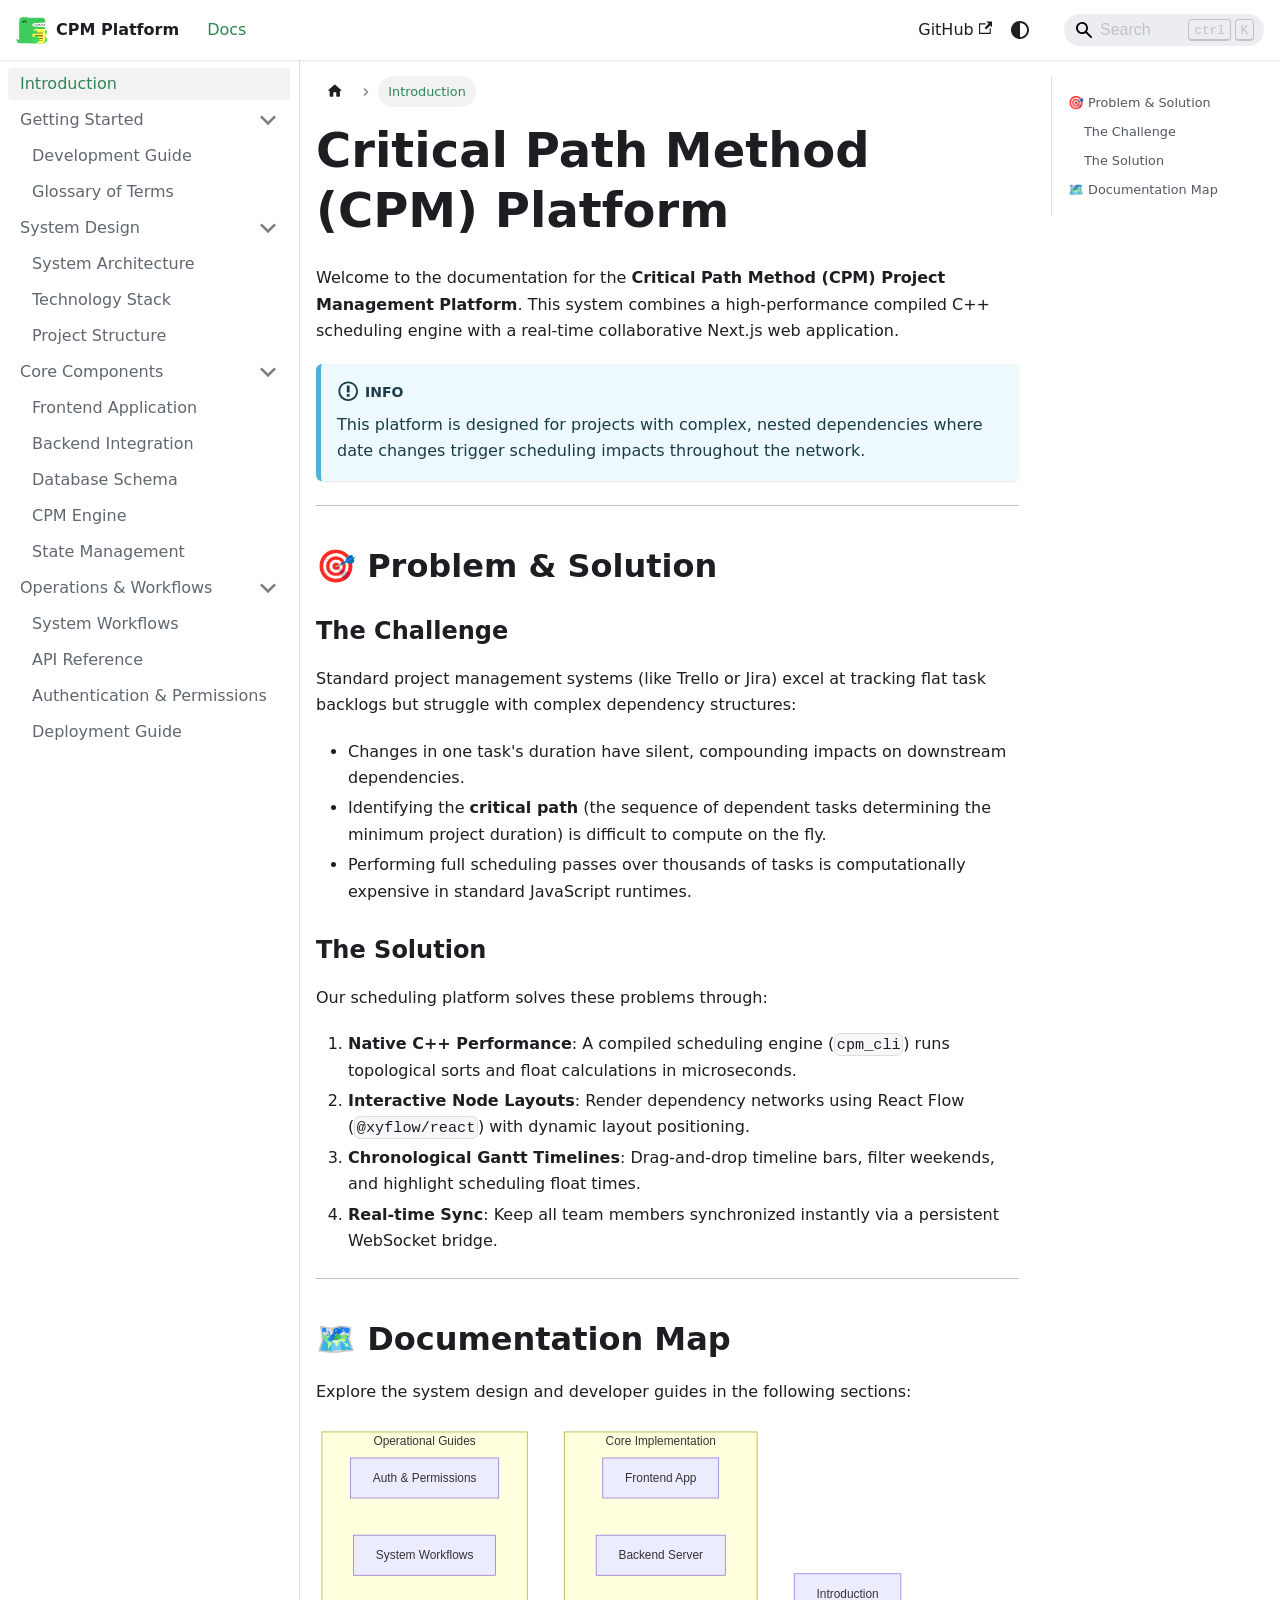
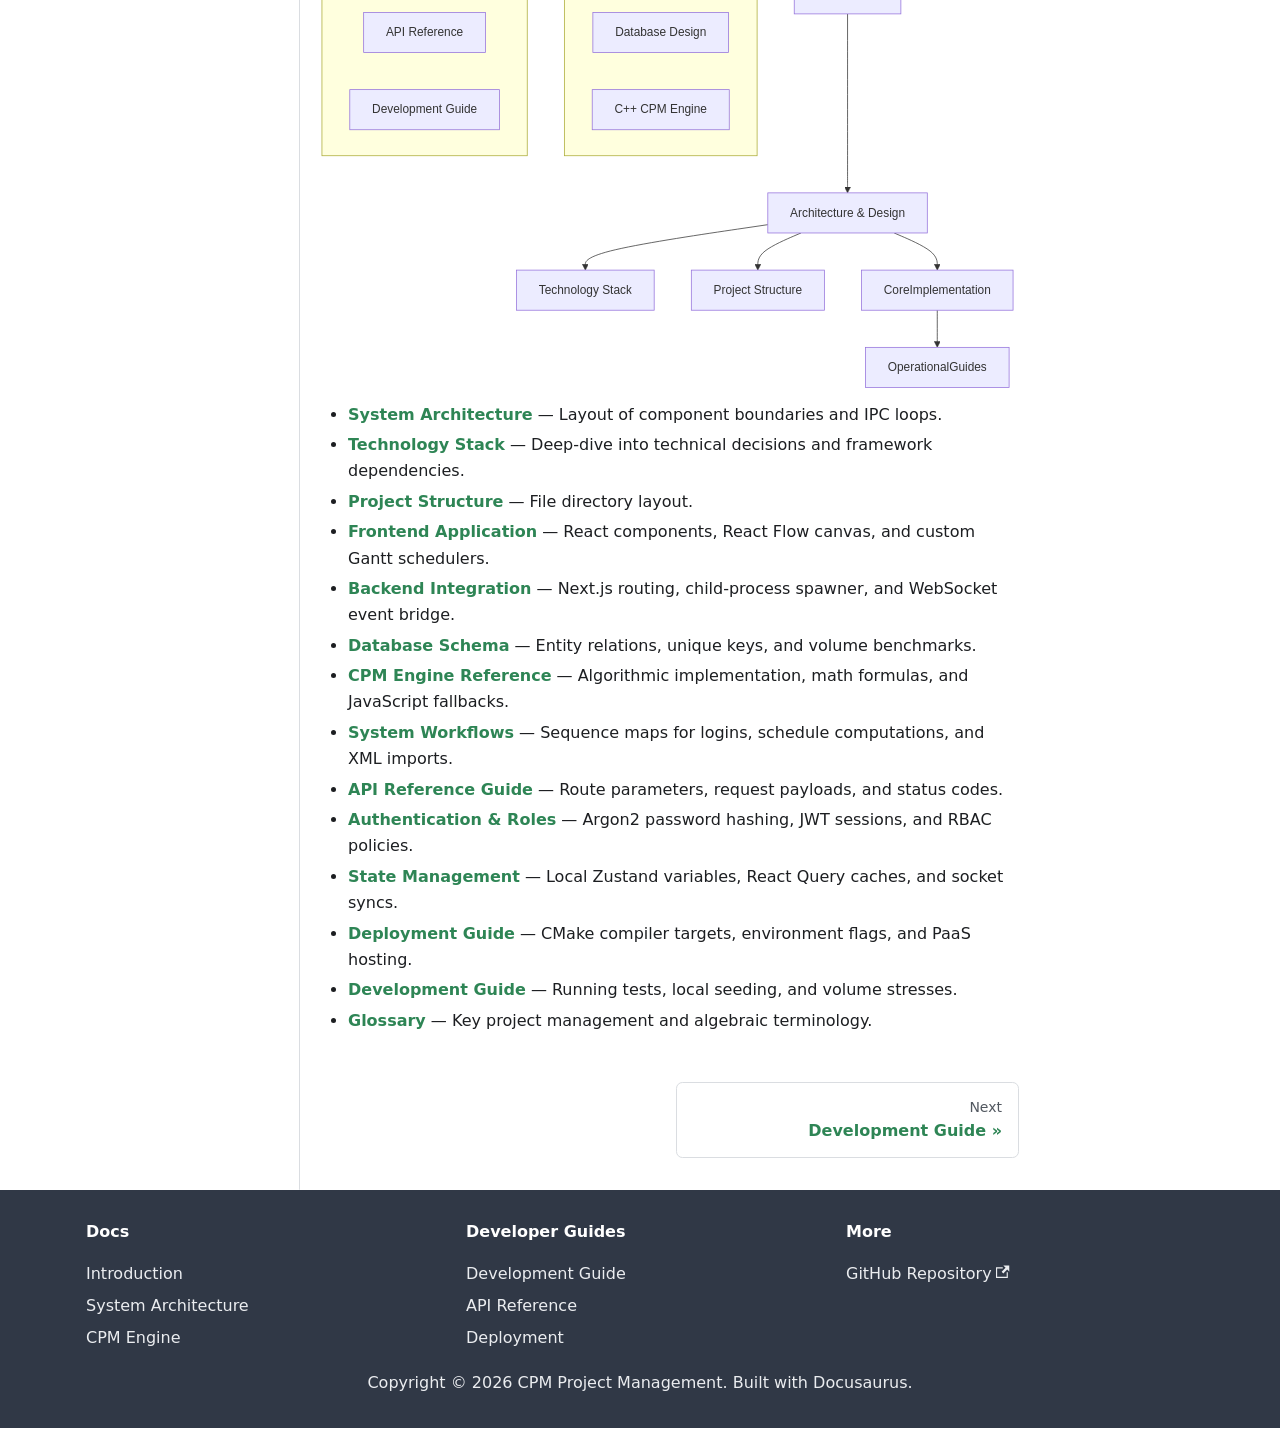
<file: projects/cpm-planner/docs/index.html>
<!doctype html><html lang=en dir=ltr class="docs-wrapper plugin-docs plugin-id-default docs-version-current docs-doc-page docs-doc-id-introduction" data-has-hydrated=false><head><meta charset=UTF-8><meta name=generator content="Docusaurus v3.10.1"><title data-rh=true>Introduction | CPM Platform</title><meta data-rh=true name=viewport content="width=device-width, initial-scale=1.0"/><meta data-rh=true name=twitter:card content=summary_large_image /><meta data-rh=true property=og:image content=https://dhruv-meshram.github.io/projects/cpm-planner/docs/img/docusaurus-social-card.jpg /><meta data-rh=true name=twitter:image content=https://dhruv-meshram.github.io/projects/cpm-planner/docs/img/docusaurus-social-card.jpg /><meta data-rh=true property=og:url content=https://dhruv-meshram.github.io/projects/cpm-planner/docs/ /><meta data-rh=true property=og:locale content=en /><meta data-rh=true name=docusaurus_locale content=en /><meta data-rh=true name=docsearch:language content=en /><meta data-rh=true name=docusaurus_version content=current /><meta data-rh=true name=docusaurus_tag content=docs-default-current /><meta data-rh=true name=docsearch:version content=current /><meta data-rh=true name=docsearch:docusaurus_tag content=docs-default-current /><meta data-rh=true property=og:title content="Introduction | CPM Platform"/><meta data-rh=true name=description content="Introduction and overview of the CPM Project Management Platform."/><meta data-rh=true property=og:description content="Introduction and overview of the CPM Project Management Platform."/><link data-rh=true rel=icon href=/projects/cpm-planner/docs/img/favicon.ico /><link data-rh=true rel=canonical href=https://dhruv-meshram.github.io/projects/cpm-planner/docs/ /><link data-rh=true rel=alternate href=https://dhruv-meshram.github.io/projects/cpm-planner/docs/ hreflang=en /><link data-rh=true rel=alternate href=https://dhruv-meshram.github.io/projects/cpm-planner/docs/ hreflang=x-default /><script data-rh=true>document.addEventListener("DOMContentLoaded",function(){void 0===window.docusaurus&&insertBanner()});function insertBanner(){var n=document.createElement("div");n.id="__docusaurus-base-url-issue-banner-container",n.innerHTML='\n<div id="__docusaurus-base-url-issue-banner" style="border: thick solid red; background-color: rgb(255, 230, 179); margin: 20px; padding: 20px; font-size: 20px;">\n   <p style="font-weight: bold; font-size: 30px;">Your Docusaurus site did not load properly.</p>\n   <p>A very common reason is a wrong site <a href="https://docusaurus.io/docs/docusaurus.config.js/#baseUrl" style="font-weight: bold;">baseUrl configuration</a>.</p>\n   <p>Current configured baseUrl = <span style="font-weight: bold; color: red;">/projects/cpm-planner/docs/</span> </p>\n   <p>We suggest trying baseUrl = <span id="__docusaurus-base-url-issue-banner-suggestion-container" style="font-weight: bold; color: green;"></span></p>\n</div>\n',document.body.prepend(n);var e=document.getElementById("__docusaurus-base-url-issue-banner-suggestion-container"),s=window.location.pathname;e.innerHTML="/"===s.substr(-1)?s:s+"/"}</script><script data-rh=true type=application/ld+json>{"@context":"https://schema.org","@type":"BreadcrumbList","itemListElement":[{"@type":"ListItem","item":"https://dhruv-meshram.github.io/projects/cpm-planner/docs/","name":"Introduction","position":1}]}</script><link rel=stylesheet href=/projects/cpm-planner/docs/assets/css/styles.ddbc8645.css /><script src=/projects/cpm-planner/docs/assets/js/runtime~main.439d0e4f.js defer></script><script src=/projects/cpm-planner/docs/assets/js/main.a1f3c69b.js defer></script></head><body><svg style="display: none;"><defs>
<symbol id=theme-svg-external-link viewBox="0 0 24 24"><path fill=currentColor d="M21 13v10h-21v-19h12v2h-10v15h17v-8h2zm3-12h-10.988l4.035 4-6.977 7.07 2.828 2.828 6.977-7.07 4.125 4.172v-11z"/></symbol>
</defs></svg>
<script>!function(){var t=function(){try{return new URLSearchParams(window.location.search).get("docusaurus-theme")}catch(t){}}()||function(){try{return window.localStorage.getItem("theme-ac4")}catch(t){}}();document.documentElement.setAttribute("data-theme",t||(window.matchMedia("(prefers-color-scheme: dark)").matches?"dark":"light")),document.documentElement.setAttribute("data-theme-choice",t||"system")}(),function(){try{for(var[t,e]of new URLSearchParams(window.location.search).entries())if(t.startsWith("docusaurus-data-")){var a=t.replace("docusaurus-data-","data-");document.documentElement.setAttribute(a,e)}}catch(t){}}()</script><div id=__docusaurus><link rel=preload as=image href=/projects/cpm-planner/docs/img/logo.svg /><div role=region aria-label="Skip to main content"><a class=skipToContent_fXgn href=#__docusaurus_skipToContent_fallback>Skip to main content</a></div><nav aria-label=Main class="theme-layout-navbar navbar navbar--fixed-top"><div class=navbar__inner><div class="theme-layout-navbar-left navbar__items"><button aria-label="Toggle navigation bar" aria-expanded=false class="navbar__toggle clean-btn" type=button><svg width=30 height=30 viewBox="0 0 30 30" aria-hidden=true><path stroke=currentColor stroke-linecap=round stroke-miterlimit=10 stroke-width=2 d="M4 7h22M4 15h22M4 23h22"/></svg></button><a class=navbar__brand href=/projects/cpm-planner/docs/><div class=navbar__logo><img src=/projects/cpm-planner/docs/img/logo.svg alt="CPM Logo" class="themedComponent_mlkZ themedComponent--light_NVdE"/><img src=/projects/cpm-planner/docs/img/logo.svg alt="CPM Logo" class="themedComponent_mlkZ themedComponent--dark_xIcU"/></div><b class="navbar__title text--truncate">CPM Platform</b></a><a aria-current=page class="navbar__item navbar__link navbar__link--active" href=/projects/cpm-planner/docs/>Docs</a></div><div class="theme-layout-navbar-right navbar__items navbar__items--right"><a href=https://github.com/dhruv-meshram/cpm target=_blank rel="noopener noreferrer" class="navbar__item navbar__link">GitHub<svg width=13.5 height=13.5 aria-label="(opens in new tab)" class=iconExternalLink_nPIU><use href=#theme-svg-external-link /></svg></a><div class="toggle_vylO colorModeToggle_DEke"><button class="clean-btn toggleButton_gllP toggleButtonDisabled_aARS" type=button disabled title="system mode" aria-label="Switch between dark and light mode (currently system mode)"><svg viewBox="0 0 24 24" width=24 height=24 aria-hidden=true class="toggleIcon_g3eP lightToggleIcon_pyhR"><path fill=currentColor d="M12,9c1.65,0,3,1.35,3,3s-1.35,3-3,3s-3-1.35-3-3S10.35,9,12,9 M12,7c-2.76,0-5,2.24-5,5s2.24,5,5,5s5-2.24,5-5 S14.76,7,12,7L12,7z M2,13l2,0c0.55,0,1-0.45,1-1s-0.45-1-1-1l-2,0c-0.55,0-1,0.45-1,1S1.45,13,2,13z M20,13l2,0c0.55,0,1-0.45,1-1 s-0.45-1-1-1l-2,0c-0.55,0-1,0.45-1,1S19.45,13,20,13z M11,2v2c0,0.55,0.45,1,1,1s1-0.45,1-1V2c0-0.55-0.45-1-1-1S11,1.45,11,2z M11,20v2c0,0.55,0.45,1,1,1s1-0.45,1-1v-2c0-0.55-0.45-1-1-1C11.45,19,11,19.45,11,20z M5.99,4.58c-0.39-0.39-1.03-0.39-1.41,0 c-0.39,0.39-0.39,1.03,0,1.41l1.06,1.06c0.39,0.39,1.03,0.39,1.41,0s0.39-1.03,0-1.41L5.99,4.58z M18.36,16.95 c-0.39-0.39-1.03-0.39-1.41,0c-0.39,0.39-0.39,1.03,0,1.41l1.06,1.06c0.39,0.39,1.03,0.39,1.41,0c0.39-0.39,0.39-1.03,0-1.41 L18.36,16.95z M19.42,5.99c0.39-0.39,0.39-1.03,0-1.41c-0.39-0.39-1.03-0.39-1.41,0l-1.06,1.06c-0.39,0.39-0.39,1.03,0,1.41 s1.03,0.39,1.41,0L19.42,5.99z M7.05,18.36c0.39-0.39,0.39-1.03,0-1.41c-0.39-0.39-1.03-0.39-1.41,0l-1.06,1.06 c-0.39,0.39-0.39,1.03,0,1.41s1.03,0.39,1.41,0L7.05,18.36z"/></svg><svg viewBox="0 0 24 24" width=24 height=24 aria-hidden=true class="toggleIcon_g3eP darkToggleIcon_wfgR"><path fill=currentColor d="M9.37,5.51C9.19,6.15,9.1,6.82,9.1,7.5c0,4.08,3.32,7.4,7.4,7.4c0.68,0,1.35-0.09,1.99-0.27C17.45,17.19,14.93,19,12,19 c-3.86,0-7-3.14-7-7C5,9.07,6.81,6.55,9.37,5.51z M12,3c-4.97,0-9,4.03-9,9s4.03,9,9,9s9-4.03,9-9c0-0.46-0.04-0.92-0.1-1.36 c-0.98,1.37-2.58,2.26-4.4,2.26c-2.98,0-5.4-2.42-5.4-5.4c0-1.81,0.89-3.42,2.26-4.4C12.92,3.04,12.46,3,12,3L12,3z"/></svg><svg viewBox="0 0 24 24" width=24 height=24 aria-hidden=true class="toggleIcon_g3eP systemToggleIcon_QzmC"><path fill=currentColor d="m12 21c4.971 0 9-4.029 9-9s-4.029-9-9-9-9 4.029-9 9 4.029 9 9 9zm4.95-13.95c1.313 1.313 2.05 3.093 2.05 4.95s-0.738 3.637-2.05 4.95c-1.313 1.313-3.093 2.05-4.95 2.05v-14c1.857 0 3.637 0.737 4.95 2.05z"/></svg></button></div><div class=navbarSearchContainer_Bca1><div class="navbar__search searchBarContainer_NW3z" dir=ltr><input placeholder=Search aria-label=Search class="navbar__search-input searchInput_YFbd" value="" /><div class="loadingRing_RJI3 searchBarLoadingRing_YnHq"><div></div><div></div><div></div><div></div></div></div></div></div></div><div role=presentation class=navbar-sidebar__backdrop></div></nav><div id=__docusaurus_skipToContent_fallback class="theme-layout-main main-wrapper mainWrapper_z2l0"><div class=docsWrapper_hBAB><button aria-label="Scroll back to top" class="clean-btn theme-back-to-top-button backToTopButton_sjWU" type=button></button><div class=docRoot_UBD9><aside class="theme-doc-sidebar-container docSidebarContainer_YfHR"><div class=sidebarViewport_aRkj><div class=sidebar_njMd><nav aria-label="Docs sidebar" class="menu thin-scrollbar menu_SIkG"><ul class="theme-doc-sidebar-menu menu__list"><li class="theme-doc-sidebar-item-link theme-doc-sidebar-item-link-level-1 menu__list-item"><a class="menu__link menu__link--active" aria-current=page href=/projects/cpm-planner/docs/><span title=Introduction class=linkLabel_WmDU>Introduction</span></a><li class="theme-doc-sidebar-item-category theme-doc-sidebar-item-category-level-1 menu__list-item"><div class=menu__list-item-collapsible><a class="categoryLink_byQd menu__link menu__link--sublist menu__link--sublist-caret" role=button aria-expanded=true href=/projects/cpm-planner/docs/development-guide><span title="Getting Started" class=categoryLinkLabel_W154>Getting Started</span></a></div><ul class=menu__list><li class="theme-doc-sidebar-item-link theme-doc-sidebar-item-link-level-2 menu__list-item"><a class=menu__link tabindex=0 href=/projects/cpm-planner/docs/development-guide><span title="Development Guide" class=linkLabel_WmDU>Development Guide</span></a><li class="theme-doc-sidebar-item-link theme-doc-sidebar-item-link-level-2 menu__list-item"><a class=menu__link tabindex=0 href=/projects/cpm-planner/docs/glossary><span title="Glossary of Terms" class=linkLabel_WmDU>Glossary of Terms</span></a></ul><li class="theme-doc-sidebar-item-category theme-doc-sidebar-item-category-level-1 menu__list-item"><div class=menu__list-item-collapsible><a class="categoryLink_byQd menu__link menu__link--sublist menu__link--sublist-caret" role=button aria-expanded=true href=/projects/cpm-planner/docs/architecture><span title="System Design" class=categoryLinkLabel_W154>System Design</span></a></div><ul class=menu__list><li class="theme-doc-sidebar-item-link theme-doc-sidebar-item-link-level-2 menu__list-item"><a class=menu__link tabindex=0 href=/projects/cpm-planner/docs/architecture><span title="System Architecture" class=linkLabel_WmDU>System Architecture</span></a><li class="theme-doc-sidebar-item-link theme-doc-sidebar-item-link-level-2 menu__list-item"><a class=menu__link tabindex=0 href=/projects/cpm-planner/docs/tech-stack><span title="Technology Stack" class=linkLabel_WmDU>Technology Stack</span></a><li class="theme-doc-sidebar-item-link theme-doc-sidebar-item-link-level-2 menu__list-item"><a class=menu__link tabindex=0 href=/projects/cpm-planner/docs/project-structure><span title="Project Structure" class=linkLabel_WmDU>Project Structure</span></a></ul><li class="theme-doc-sidebar-item-category theme-doc-sidebar-item-category-level-1 menu__list-item"><div class=menu__list-item-collapsible><a class="categoryLink_byQd menu__link menu__link--sublist menu__link--sublist-caret" role=button aria-expanded=true href=/projects/cpm-planner/docs/frontend><span title="Core Components" class=categoryLinkLabel_W154>Core Components</span></a></div><ul class=menu__list><li class="theme-doc-sidebar-item-link theme-doc-sidebar-item-link-level-2 menu__list-item"><a class=menu__link tabindex=0 href=/projects/cpm-planner/docs/frontend><span title="Frontend Application" class=linkLabel_WmDU>Frontend Application</span></a><li class="theme-doc-sidebar-item-link theme-doc-sidebar-item-link-level-2 menu__list-item"><a class=menu__link tabindex=0 href=/projects/cpm-planner/docs/backend><span title="Backend Integration" class=linkLabel_WmDU>Backend Integration</span></a><li class="theme-doc-sidebar-item-link theme-doc-sidebar-item-link-level-2 menu__list-item"><a class=menu__link tabindex=0 href=/projects/cpm-planner/docs/database><span title="Database Schema" class=linkLabel_WmDU>Database Schema</span></a><li class="theme-doc-sidebar-item-link theme-doc-sidebar-item-link-level-2 menu__list-item"><a class=menu__link tabindex=0 href=/projects/cpm-planner/docs/cpm_engine><span title="CPM Engine" class=linkLabel_WmDU>CPM Engine</span></a><li class="theme-doc-sidebar-item-link theme-doc-sidebar-item-link-level-2 menu__list-item"><a class=menu__link tabindex=0 href=/projects/cpm-planner/docs/state-management><span title="State Management" class=linkLabel_WmDU>State Management</span></a></ul><li class="theme-doc-sidebar-item-category theme-doc-sidebar-item-category-level-1 menu__list-item"><div class=menu__list-item-collapsible><a class="categoryLink_byQd menu__link menu__link--sublist menu__link--sublist-caret" role=button aria-expanded=true href=/projects/cpm-planner/docs/workflows><span title="Operations & Workflows" class=categoryLinkLabel_W154>Operations & Workflows</span></a></div><ul class=menu__list><li class="theme-doc-sidebar-item-link theme-doc-sidebar-item-link-level-2 menu__list-item"><a class=menu__link tabindex=0 href=/projects/cpm-planner/docs/workflows><span title="System Workflows" class=linkLabel_WmDU>System Workflows</span></a><li class="theme-doc-sidebar-item-link theme-doc-sidebar-item-link-level-2 menu__list-item"><a class=menu__link tabindex=0 href=/projects/cpm-planner/docs/api><span title="API Reference" class=linkLabel_WmDU>API Reference</span></a><li class="theme-doc-sidebar-item-link theme-doc-sidebar-item-link-level-2 menu__list-item"><a class=menu__link tabindex=0 href=/projects/cpm-planner/docs/authentication><span title="Authentication & Permissions" class=linkLabel_WmDU>Authentication & Permissions</span></a><li class="theme-doc-sidebar-item-link theme-doc-sidebar-item-link-level-2 menu__list-item"><a class=menu__link tabindex=0 href=/projects/cpm-planner/docs/deployment><span title="Deployment Guide" class=linkLabel_WmDU>Deployment Guide</span></a></ul></ul></nav></div></div></aside><main class=docMainContainer_TBSr><div class="container padding-top--md padding-bottom--lg"><div class=row><div class="col docItemCol_VOVn"><div class=docItemContainer_Djhp><article><nav class="theme-doc-breadcrumbs breadcrumbsContainer_Z_bl" aria-label=Breadcrumbs><ul class=breadcrumbs><li class=breadcrumbs__item><a aria-label="Home page" class=breadcrumbs__link href=/projects/cpm-planner/docs/><svg viewBox="0 0 24 24" class=breadcrumbHomeIcon_YNFT><path d="M10 19v-5h4v5c0 .55.45 1 1 1h3c.55 0 1-.45 1-1v-7h1.7c.46 0 .68-.57.33-.87L12.67 3.6c-.38-.34-.96-.34-1.34 0l-8.36 7.53c-.34.3-.13.87.33.87H5v7c0 .55.45 1 1 1h3c.55 0 1-.45 1-1z" fill=currentColor /></svg></a><li class="breadcrumbs__item breadcrumbs__item--active"><span class=breadcrumbs__link>Introduction</span></ul></nav><div class="tocCollapsible_ETCw theme-doc-toc-mobile tocMobile_ITEo"><button type=button class="clean-btn tocCollapsibleButton_TO0P">On this page</button></div><div class="theme-doc-markdown markdown"><header><h1>Critical Path Method (CPM) Platform</h1></header>
<p>Welcome to the documentation for the <strong>Critical Path Method (CPM) Project Management Platform</strong>. This system combines a high-performance compiled C++ scheduling engine with a real-time collaborative Next.js web application.</p>
<div class="theme-admonition theme-admonition-info admonition_xJq3 alert alert--info"><div class=admonitionHeading_Gvgb><span class=admonitionIcon_Rf37><svg viewBox="0 0 14 16"><path fill-rule=evenodd d="M7 2.3c3.14 0 5.7 2.56 5.7 5.7s-2.56 5.7-5.7 5.7A5.71 5.71 0 0 1 1.3 8c0-3.14 2.56-5.7 5.7-5.7zM7 1C3.14 1 0 4.14 0 8s3.14 7 7 7 7-3.14 7-7-3.14-7-7-7zm1 3H6v5h2V4zm0 6H6v2h2v-2z"/></svg></span>info</div><div class=admonitionContent_BuS1><p>This platform is designed for projects with complex, nested dependencies where date changes trigger scheduling impacts throughout the network.</div></div>
<hr/>
<h2 class="anchor anchorTargetStickyNavbar_Vzrq" id=-problem--solution>🎯 Problem & Solution<a href=#-problem--solution class=hash-link aria-label="Direct link to 🎯 Problem & Solution" title="Direct link to 🎯 Problem & Solution" translate=no>​</a></h2>
<h3 class="anchor anchorTargetStickyNavbar_Vzrq" id=the-challenge>The Challenge<a href=#the-challenge class=hash-link aria-label="Direct link to The Challenge" title="Direct link to The Challenge" translate=no>​</a></h3>
<p>Standard project management systems (like Trello or Jira) excel at tracking flat task backlogs but struggle with complex dependency structures:</p>
<ul>
<li class="">Changes in one task's duration have silent, compounding impacts on downstream dependencies.</li>
<li class="">Identifying the <strong>critical path</strong> (the sequence of dependent tasks determining the minimum project duration) is difficult to compute on the fly.</li>
<li class="">Performing full scheduling passes over thousands of tasks is computationally expensive in standard JavaScript runtimes.</li>
</ul>
<h3 class="anchor anchorTargetStickyNavbar_Vzrq" id=the-solution>The Solution<a href=#the-solution class=hash-link aria-label="Direct link to The Solution" title="Direct link to The Solution" translate=no>​</a></h3>
<p>Our scheduling platform solves these problems through:</p>
<ol>
<li class=""><strong>Native C++ Performance</strong>: A compiled scheduling engine (<code>cpm_cli</code>) runs topological sorts and float calculations in microseconds.</li>
<li class=""><strong>Interactive Node Layouts</strong>: Render dependency networks using React Flow (<code>@xyflow/react</code>) with dynamic layout positioning.</li>
<li class=""><strong>Chronological Gantt Timelines</strong>: Drag-and-drop timeline bars, filter weekends, and highlight scheduling float times.</li>
<li class=""><strong>Real-time Sync</strong>: Keep all team members synchronized instantly via a persistent WebSocket bridge.</li>
</ol>
<hr/>
<h2 class="anchor anchorTargetStickyNavbar_Vzrq" id=️-documentation-map>🗺️ Documentation Map<a href=#️-documentation-map class=hash-link aria-label="Direct link to 🗺️ Documentation Map" title="Direct link to 🗺️ Documentation Map" translate=no>​</a></h2>
<p>Explore the system design and developer guides in the following sections:</p>
<!-- -->
<ul>
<li class=""><strong><a class="" href=/projects/cpm-planner/docs/architecture>System Architecture</a></strong> — Layout of component boundaries and IPC loops.</li>
<li class=""><strong><a class="" href=/projects/cpm-planner/docs/tech-stack>Technology Stack</a></strong> — Deep-dive into technical decisions and framework dependencies.</li>
<li class=""><strong><a class="" href=/projects/cpm-planner/docs/project-structure>Project Structure</a></strong> — File directory layout.</li>
<li class=""><strong><a class="" href=/projects/cpm-planner/docs/frontend>Frontend Application</a></strong> — React components, React Flow canvas, and custom Gantt schedulers.</li>
<li class=""><strong><a class="" href=/projects/cpm-planner/docs/backend>Backend Integration</a></strong> — Next.js routing, child-process spawner, and WebSocket event bridge.</li>
<li class=""><strong><a class="" href=/projects/cpm-planner/docs/database>Database Schema</a></strong> — Entity relations, unique keys, and volume benchmarks.</li>
<li class=""><strong><a class="" href=/projects/cpm-planner/docs/cpm_engine>CPM Engine Reference</a></strong> — Algorithmic implementation, math formulas, and JavaScript fallbacks.</li>
<li class=""><strong><a class="" href=/projects/cpm-planner/docs/workflows>System Workflows</a></strong> — Sequence maps for logins, schedule computations, and XML imports.</li>
<li class=""><strong><a class="" href=/projects/cpm-planner/docs/api>API Reference Guide</a></strong> — Route parameters, request payloads, and status codes.</li>
<li class=""><strong><a class="" href=/projects/cpm-planner/docs/authentication>Authentication & Roles</a></strong> — Argon2 password hashing, JWT sessions, and RBAC policies.</li>
<li class=""><strong><a class="" href=/projects/cpm-planner/docs/state-management>State Management</a></strong> — Local Zustand variables, React Query caches, and socket syncs.</li>
<li class=""><strong><a class="" href=/projects/cpm-planner/docs/deployment>Deployment Guide</a></strong> — CMake compiler targets, environment flags, and PaaS hosting.</li>
<li class=""><strong><a class="" href=/projects/cpm-planner/docs/development-guide>Development Guide</a></strong> — Running tests, local seeding, and volume stresses.</li>
<li class=""><strong><a class="" href=/projects/cpm-planner/docs/glossary>Glossary</a></strong> — Key project management and algebraic terminology.</li>
</ul></div></article><nav class="docusaurus-mt-lg pagination-nav" aria-label="Docs pages"><a class="pagination-nav__link pagination-nav__link--next" href=/projects/cpm-planner/docs/development-guide><div class=pagination-nav__sublabel>Next</div><div class=pagination-nav__label>Development Guide</div></a></nav></div></div><div class="col col--3"><div class="tableOfContents_bqdL thin-scrollbar theme-doc-toc-desktop"><ul class="table-of-contents table-of-contents__left-border"><li><a href=#-problem--solution class="table-of-contents__link toc-highlight">🎯 Problem & Solution</a><ul><li><a href=#the-challenge class="table-of-contents__link toc-highlight">The Challenge</a><li><a href=#the-solution class="table-of-contents__link toc-highlight">The Solution</a></ul><li><a href=#️-documentation-map class="table-of-contents__link toc-highlight">🗺️ Documentation Map</a></ul></div></div></div></div></main></div></div></div><footer class="theme-layout-footer footer footer--dark"><div class="container container-fluid"><div class="row footer__links"><div class="theme-layout-footer-column col footer__col"><div class=footer__title>Docs</div><ul class="footer__items clean-list"><li class=footer__item><a class=footer__link-item href=/projects/cpm-planner/docs/>Introduction</a><li class=footer__item><a class=footer__link-item href=/projects/cpm-planner/docs/architecture>System Architecture</a><li class=footer__item><a class=footer__link-item href=/projects/cpm-planner/docs/cpm_engine>CPM Engine</a></ul></div><div class="theme-layout-footer-column col footer__col"><div class=footer__title>Developer Guides</div><ul class="footer__items clean-list"><li class=footer__item><a class=footer__link-item href=/projects/cpm-planner/docs/development-guide>Development Guide</a><li class=footer__item><a class=footer__link-item href=/projects/cpm-planner/docs/api>API Reference</a><li class=footer__item><a class=footer__link-item href=/projects/cpm-planner/docs/deployment>Deployment</a></ul></div><div class="theme-layout-footer-column col footer__col"><div class=footer__title>More</div><ul class="footer__items clean-list"><li class=footer__item><a href=https://github.com/dhruv-meshram/cpm target=_blank rel="noopener noreferrer" class=footer__link-item>GitHub Repository<svg width=13.5 height=13.5 aria-label="(opens in new tab)" class=iconExternalLink_nPIU><use href=#theme-svg-external-link /></svg></a></ul></div></div><div class="footer__bottom text--center"><div class=footer__copyright>Copyright © 2026 CPM Project Management. Built with Docusaurus.</div></div></div></footer></div></body>
</file>
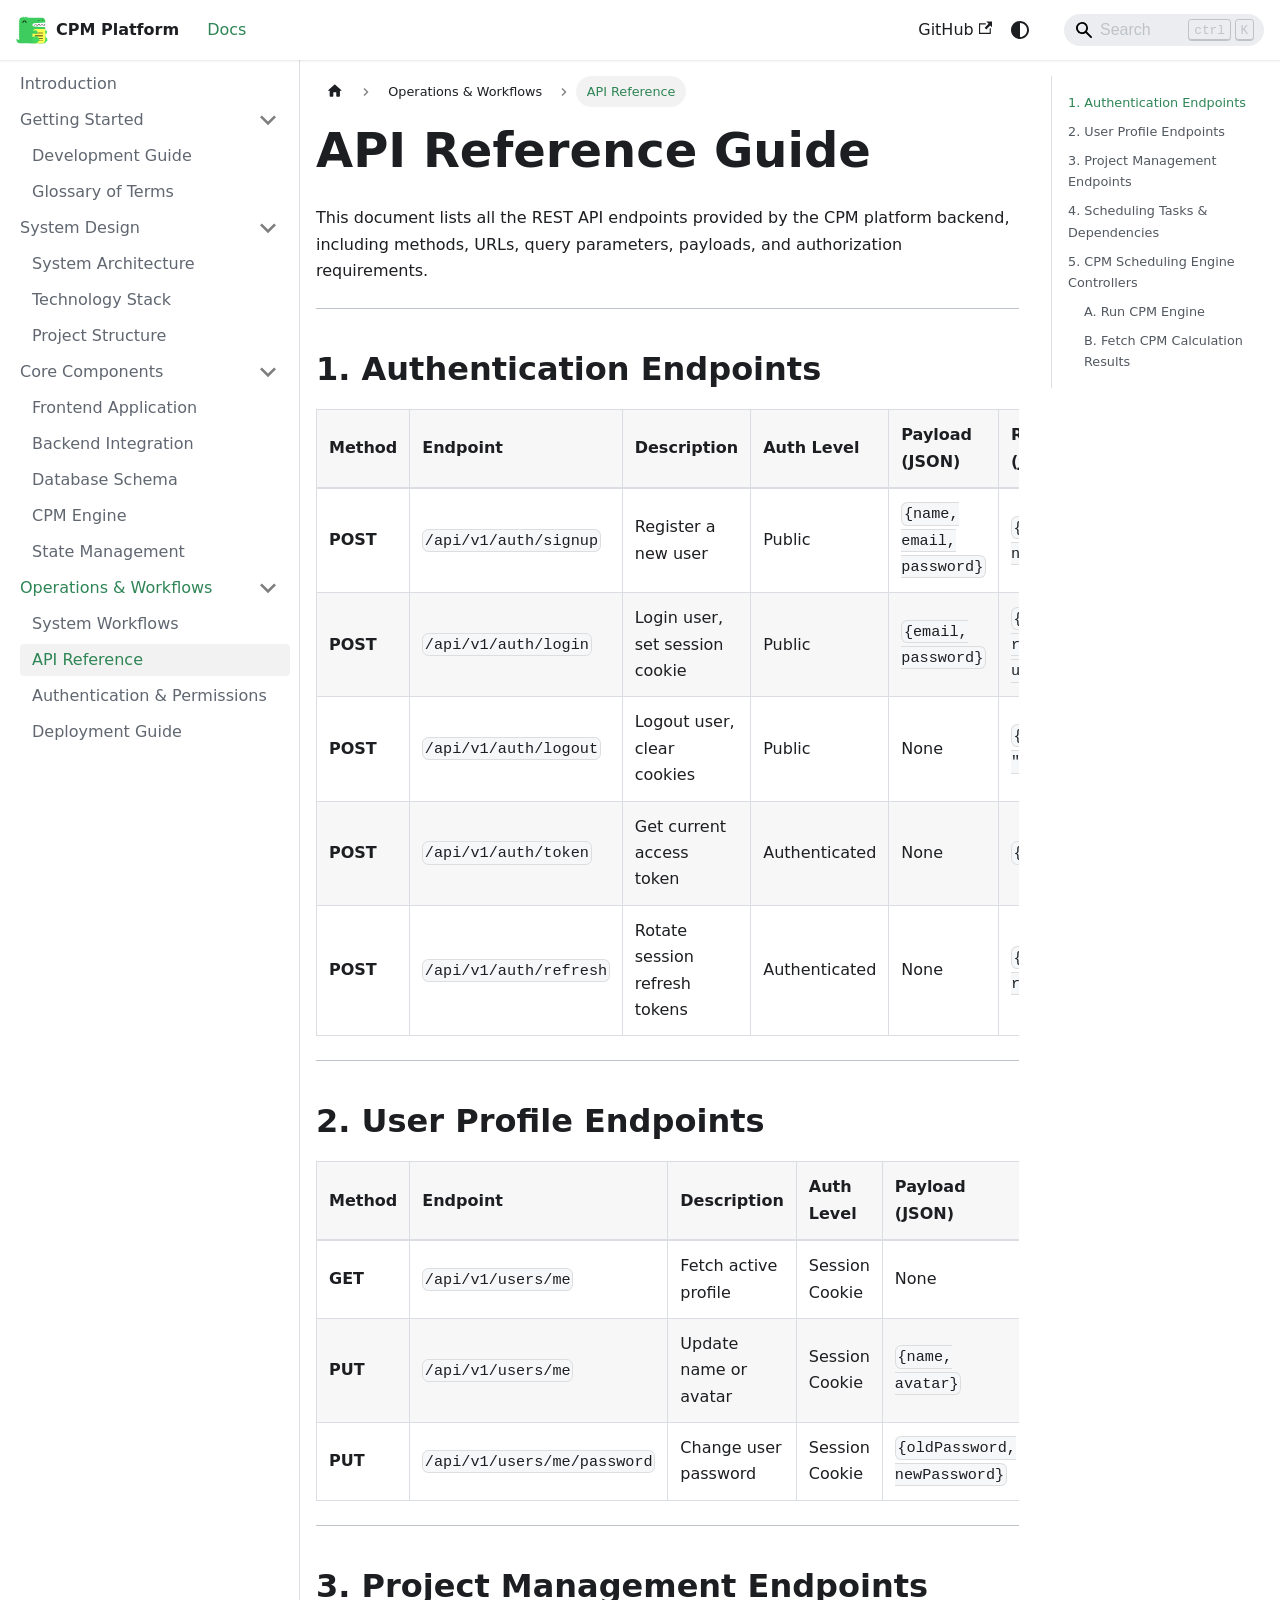
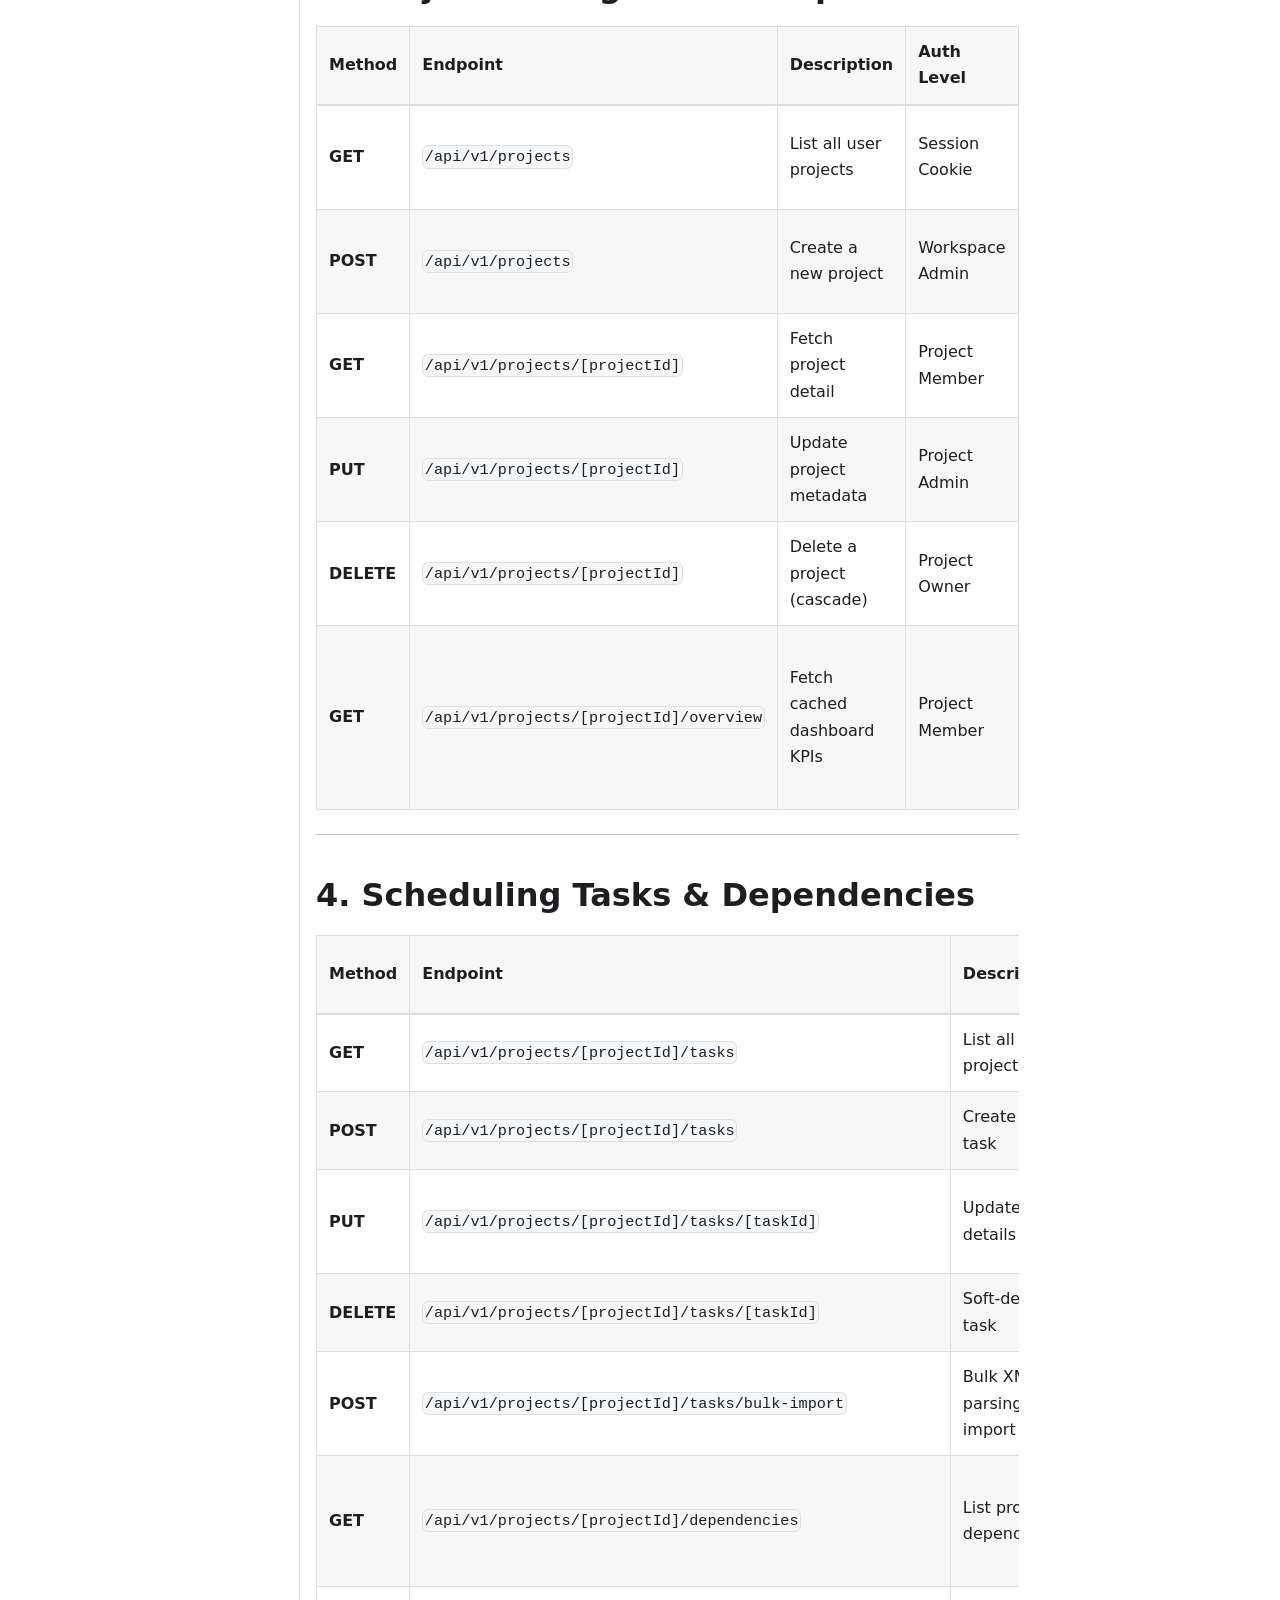
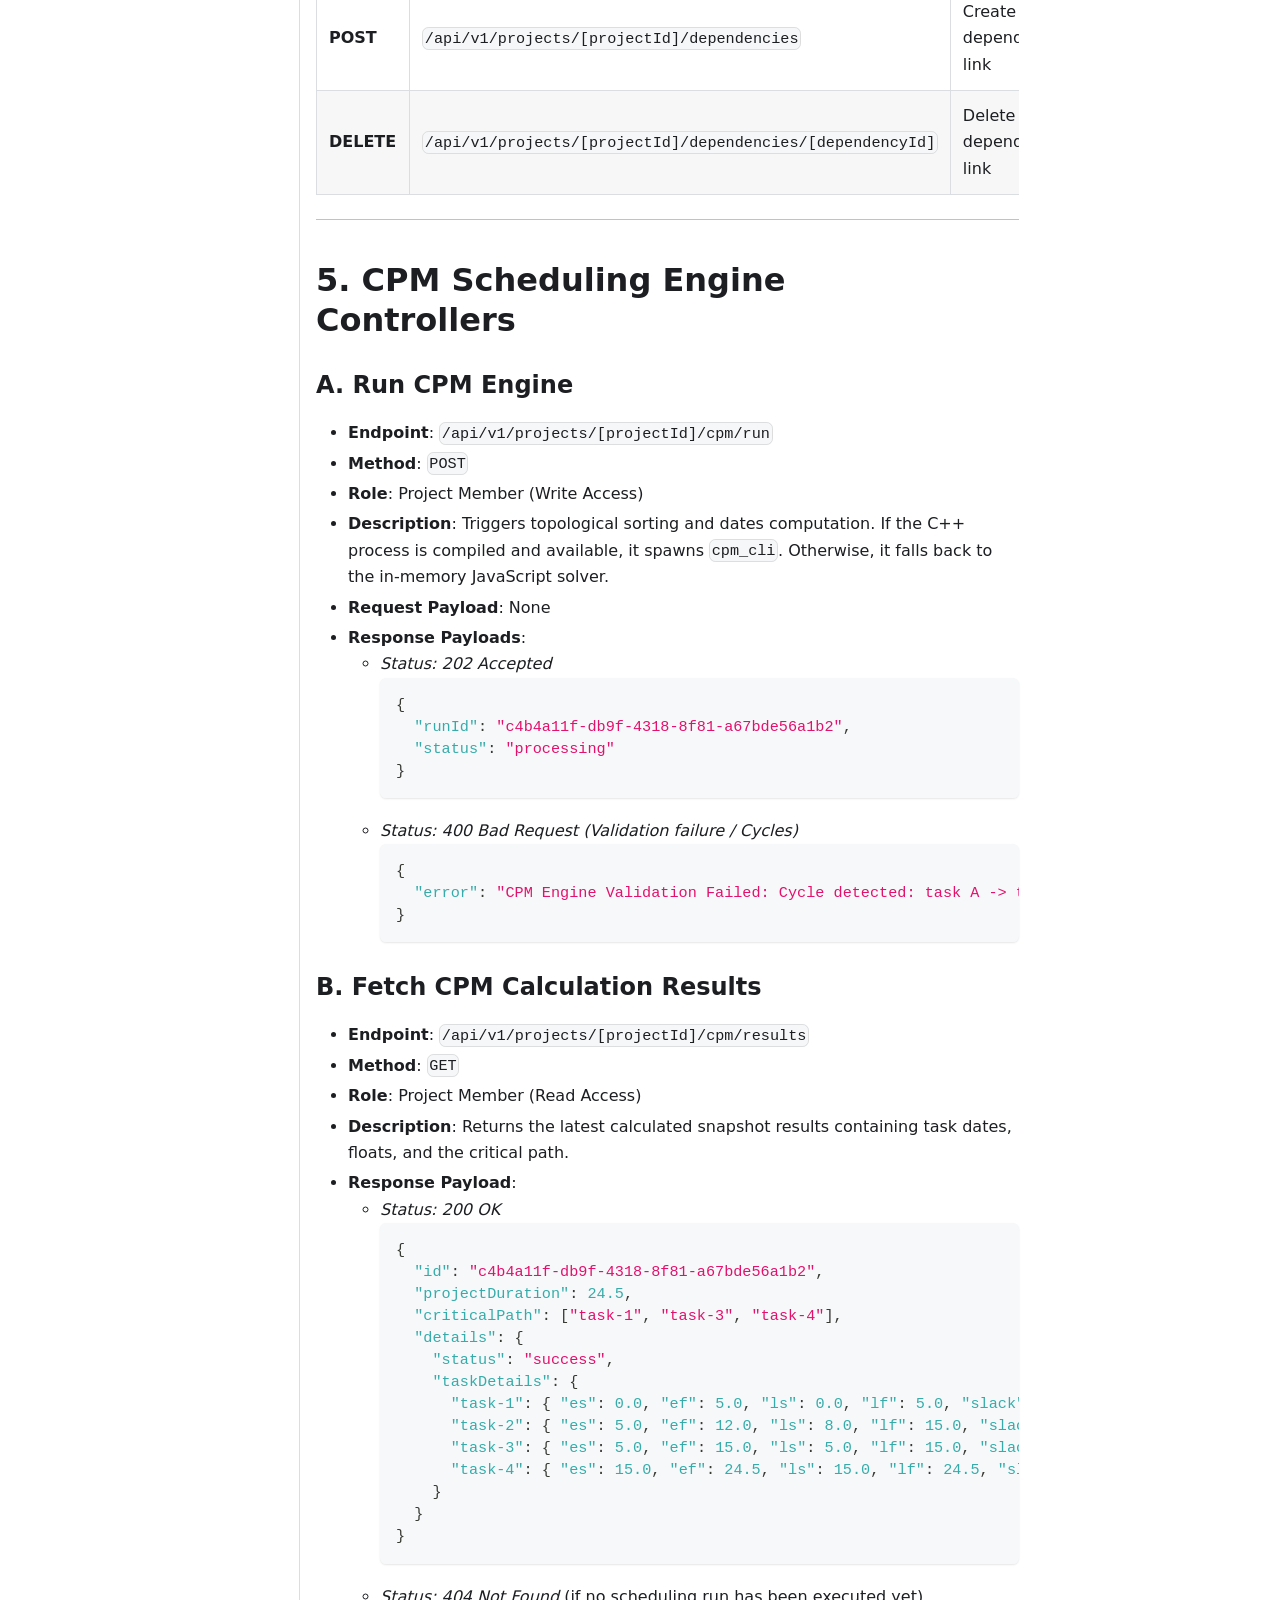
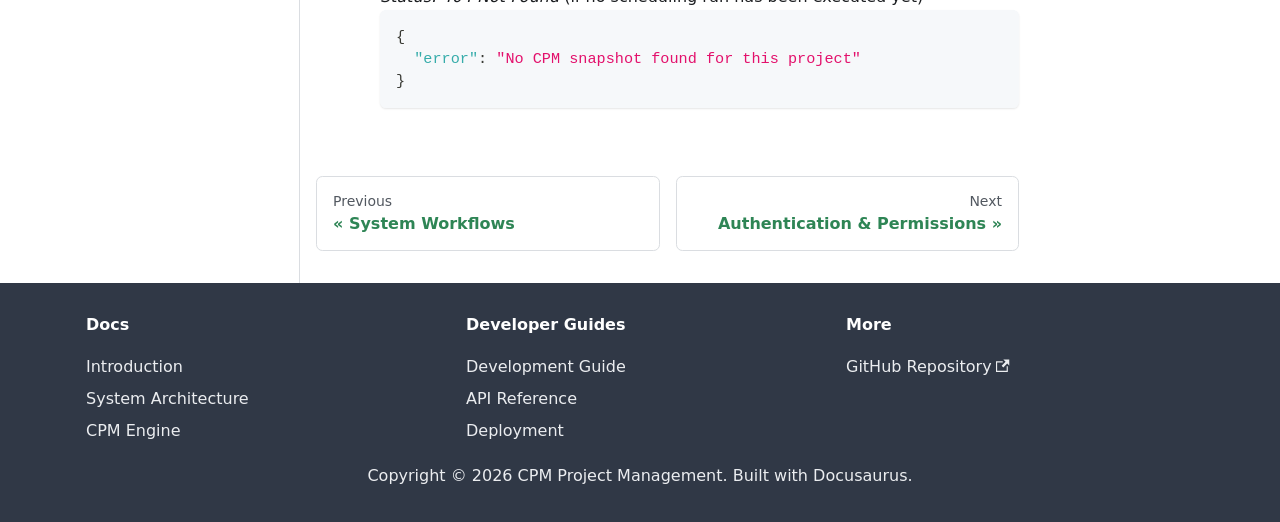
<file: projects/cpm-planner/docs/api/index.html>
<!doctype html><html lang=en dir=ltr class="docs-wrapper plugin-docs plugin-id-default docs-version-current docs-doc-page docs-doc-id-api" data-has-hydrated=false><head><meta charset=UTF-8><meta name=generator content="Docusaurus v3.10.1"><title data-rh=true>API Reference | CPM Platform</title><meta data-rh=true name=viewport content="width=device-width, initial-scale=1.0"/><meta data-rh=true name=twitter:card content=summary_large_image /><meta data-rh=true property=og:image content=https://dhruv-meshram.github.io/projects/cpm-planner/docs/img/docusaurus-social-card.jpg /><meta data-rh=true name=twitter:image content=https://dhruv-meshram.github.io/projects/cpm-planner/docs/img/docusaurus-social-card.jpg /><meta data-rh=true property=og:url content=https://dhruv-meshram.github.io/projects/cpm-planner/docs/api /><meta data-rh=true property=og:locale content=en /><meta data-rh=true name=docusaurus_locale content=en /><meta data-rh=true name=docsearch:language content=en /><meta data-rh=true name=docusaurus_version content=current /><meta data-rh=true name=docusaurus_tag content=docs-default-current /><meta data-rh=true name=docsearch:version content=current /><meta data-rh=true name=docsearch:docusaurus_tag content=docs-default-current /><meta data-rh=true property=og:title content="API Reference | CPM Platform"/><meta data-rh=true name=description content="REST API endpoint schemas and payload definitions."/><meta data-rh=true property=og:description content="REST API endpoint schemas and payload definitions."/><link data-rh=true rel=icon href=/projects/cpm-planner/docs/img/favicon.ico /><link data-rh=true rel=canonical href=https://dhruv-meshram.github.io/projects/cpm-planner/docs/api /><link data-rh=true rel=alternate href=https://dhruv-meshram.github.io/projects/cpm-planner/docs/api hreflang=en /><link data-rh=true rel=alternate href=https://dhruv-meshram.github.io/projects/cpm-planner/docs/api hreflang=x-default /><script data-rh=true type=application/ld+json>{"@context":"https://schema.org","@type":"BreadcrumbList","itemListElement":[{"@type":"ListItem","item":"https://dhruv-meshram.github.io/projects/cpm-planner/docs/api","name":"API Reference","position":1}]}</script><link rel=stylesheet href=/projects/cpm-planner/docs/assets/css/styles.ddbc8645.css /><script src=/projects/cpm-planner/docs/assets/js/runtime~main.439d0e4f.js defer></script><script src=/projects/cpm-planner/docs/assets/js/main.a1f3c69b.js defer></script></head><body><svg style="display: none;"><defs>
<symbol id=theme-svg-external-link viewBox="0 0 24 24"><path fill=currentColor d="M21 13v10h-21v-19h12v2h-10v15h17v-8h2zm3-12h-10.988l4.035 4-6.977 7.07 2.828 2.828 6.977-7.07 4.125 4.172v-11z"/></symbol>
</defs></svg>
<script>!function(){var t=function(){try{return new URLSearchParams(window.location.search).get("docusaurus-theme")}catch(t){}}()||function(){try{return window.localStorage.getItem("theme-ac4")}catch(t){}}();document.documentElement.setAttribute("data-theme",t||(window.matchMedia("(prefers-color-scheme: dark)").matches?"dark":"light")),document.documentElement.setAttribute("data-theme-choice",t||"system")}(),function(){try{for(var[t,e]of new URLSearchParams(window.location.search).entries())if(t.startsWith("docusaurus-data-")){var a=t.replace("docusaurus-data-","data-");document.documentElement.setAttribute(a,e)}}catch(t){}}()</script><div id=__docusaurus><link rel=preload as=image href=/projects/cpm-planner/docs/img/logo.svg /><div role=region aria-label="Skip to main content"><a class=skipToContent_fXgn href=#__docusaurus_skipToContent_fallback>Skip to main content</a></div><nav aria-label=Main class="theme-layout-navbar navbar navbar--fixed-top"><div class=navbar__inner><div class="theme-layout-navbar-left navbar__items"><button aria-label="Toggle navigation bar" aria-expanded=false class="navbar__toggle clean-btn" type=button><svg width=30 height=30 viewBox="0 0 30 30" aria-hidden=true><path stroke=currentColor stroke-linecap=round stroke-miterlimit=10 stroke-width=2 d="M4 7h22M4 15h22M4 23h22"/></svg></button><a class=navbar__brand href=/projects/cpm-planner/docs/><div class=navbar__logo><img src=/projects/cpm-planner/docs/img/logo.svg alt="CPM Logo" class="themedComponent_mlkZ themedComponent--light_NVdE"/><img src=/projects/cpm-planner/docs/img/logo.svg alt="CPM Logo" class="themedComponent_mlkZ themedComponent--dark_xIcU"/></div><b class="navbar__title text--truncate">CPM Platform</b></a><a aria-current=page class="navbar__item navbar__link navbar__link--active" href=/projects/cpm-planner/docs/>Docs</a></div><div class="theme-layout-navbar-right navbar__items navbar__items--right"><a href=https://github.com/dhruv-meshram/cpm target=_blank rel="noopener noreferrer" class="navbar__item navbar__link">GitHub<svg width=13.5 height=13.5 aria-label="(opens in new tab)" class=iconExternalLink_nPIU><use href=#theme-svg-external-link /></svg></a><div class="toggle_vylO colorModeToggle_DEke"><button class="clean-btn toggleButton_gllP toggleButtonDisabled_aARS" type=button disabled title="system mode" aria-label="Switch between dark and light mode (currently system mode)"><svg viewBox="0 0 24 24" width=24 height=24 aria-hidden=true class="toggleIcon_g3eP lightToggleIcon_pyhR"><path fill=currentColor d="M12,9c1.65,0,3,1.35,3,3s-1.35,3-3,3s-3-1.35-3-3S10.35,9,12,9 M12,7c-2.76,0-5,2.24-5,5s2.24,5,5,5s5-2.24,5-5 S14.76,7,12,7L12,7z M2,13l2,0c0.55,0,1-0.45,1-1s-0.45-1-1-1l-2,0c-0.55,0-1,0.45-1,1S1.45,13,2,13z M20,13l2,0c0.55,0,1-0.45,1-1 s-0.45-1-1-1l-2,0c-0.55,0-1,0.45-1,1S19.45,13,20,13z M11,2v2c0,0.55,0.45,1,1,1s1-0.45,1-1V2c0-0.55-0.45-1-1-1S11,1.45,11,2z M11,20v2c0,0.55,0.45,1,1,1s1-0.45,1-1v-2c0-0.55-0.45-1-1-1C11.45,19,11,19.45,11,20z M5.99,4.58c-0.39-0.39-1.03-0.39-1.41,0 c-0.39,0.39-0.39,1.03,0,1.41l1.06,1.06c0.39,0.39,1.03,0.39,1.41,0s0.39-1.03,0-1.41L5.99,4.58z M18.36,16.95 c-0.39-0.39-1.03-0.39-1.41,0c-0.39,0.39-0.39,1.03,0,1.41l1.06,1.06c0.39,0.39,1.03,0.39,1.41,0c0.39-0.39,0.39-1.03,0-1.41 L18.36,16.95z M19.42,5.99c0.39-0.39,0.39-1.03,0-1.41c-0.39-0.39-1.03-0.39-1.41,0l-1.06,1.06c-0.39,0.39-0.39,1.03,0,1.41 s1.03,0.39,1.41,0L19.42,5.99z M7.05,18.36c0.39-0.39,0.39-1.03,0-1.41c-0.39-0.39-1.03-0.39-1.41,0l-1.06,1.06 c-0.39,0.39-0.39,1.03,0,1.41s1.03,0.39,1.41,0L7.05,18.36z"/></svg><svg viewBox="0 0 24 24" width=24 height=24 aria-hidden=true class="toggleIcon_g3eP darkToggleIcon_wfgR"><path fill=currentColor d="M9.37,5.51C9.19,6.15,9.1,6.82,9.1,7.5c0,4.08,3.32,7.4,7.4,7.4c0.68,0,1.35-0.09,1.99-0.27C17.45,17.19,14.93,19,12,19 c-3.86,0-7-3.14-7-7C5,9.07,6.81,6.55,9.37,5.51z M12,3c-4.97,0-9,4.03-9,9s4.03,9,9,9s9-4.03,9-9c0-0.46-0.04-0.92-0.1-1.36 c-0.98,1.37-2.58,2.26-4.4,2.26c-2.98,0-5.4-2.42-5.4-5.4c0-1.81,0.89-3.42,2.26-4.4C12.92,3.04,12.46,3,12,3L12,3z"/></svg><svg viewBox="0 0 24 24" width=24 height=24 aria-hidden=true class="toggleIcon_g3eP systemToggleIcon_QzmC"><path fill=currentColor d="m12 21c4.971 0 9-4.029 9-9s-4.029-9-9-9-9 4.029-9 9 4.029 9 9 9zm4.95-13.95c1.313 1.313 2.05 3.093 2.05 4.95s-0.738 3.637-2.05 4.95c-1.313 1.313-3.093 2.05-4.95 2.05v-14c1.857 0 3.637 0.737 4.95 2.05z"/></svg></button></div><div class=navbarSearchContainer_Bca1><div class="navbar__search searchBarContainer_NW3z" dir=ltr><input placeholder=Search aria-label=Search class="navbar__search-input searchInput_YFbd" value="" /><div class="loadingRing_RJI3 searchBarLoadingRing_YnHq"><div></div><div></div><div></div><div></div></div></div></div></div></div><div role=presentation class=navbar-sidebar__backdrop></div></nav><div id=__docusaurus_skipToContent_fallback class="theme-layout-main main-wrapper mainWrapper_z2l0"><div class=docsWrapper_hBAB><button aria-label="Scroll back to top" class="clean-btn theme-back-to-top-button backToTopButton_sjWU" type=button></button><div class=docRoot_UBD9><aside class="theme-doc-sidebar-container docSidebarContainer_YfHR"><div class=sidebarViewport_aRkj><div class=sidebar_njMd><nav aria-label="Docs sidebar" class="menu thin-scrollbar menu_SIkG"><ul class="theme-doc-sidebar-menu menu__list"><li class="theme-doc-sidebar-item-link theme-doc-sidebar-item-link-level-1 menu__list-item"><a class=menu__link href=/projects/cpm-planner/docs/><span title=Introduction class=linkLabel_WmDU>Introduction</span></a><li class="theme-doc-sidebar-item-category theme-doc-sidebar-item-category-level-1 menu__list-item"><div class=menu__list-item-collapsible><a class="categoryLink_byQd menu__link menu__link--sublist menu__link--sublist-caret" role=button aria-expanded=true href=/projects/cpm-planner/docs/development-guide><span title="Getting Started" class=categoryLinkLabel_W154>Getting Started</span></a></div><ul class=menu__list><li class="theme-doc-sidebar-item-link theme-doc-sidebar-item-link-level-2 menu__list-item"><a class=menu__link tabindex=0 href=/projects/cpm-planner/docs/development-guide><span title="Development Guide" class=linkLabel_WmDU>Development Guide</span></a><li class="theme-doc-sidebar-item-link theme-doc-sidebar-item-link-level-2 menu__list-item"><a class=menu__link tabindex=0 href=/projects/cpm-planner/docs/glossary><span title="Glossary of Terms" class=linkLabel_WmDU>Glossary of Terms</span></a></ul><li class="theme-doc-sidebar-item-category theme-doc-sidebar-item-category-level-1 menu__list-item"><div class=menu__list-item-collapsible><a class="categoryLink_byQd menu__link menu__link--sublist menu__link--sublist-caret" role=button aria-expanded=true href=/projects/cpm-planner/docs/architecture><span title="System Design" class=categoryLinkLabel_W154>System Design</span></a></div><ul class=menu__list><li class="theme-doc-sidebar-item-link theme-doc-sidebar-item-link-level-2 menu__list-item"><a class=menu__link tabindex=0 href=/projects/cpm-planner/docs/architecture><span title="System Architecture" class=linkLabel_WmDU>System Architecture</span></a><li class="theme-doc-sidebar-item-link theme-doc-sidebar-item-link-level-2 menu__list-item"><a class=menu__link tabindex=0 href=/projects/cpm-planner/docs/tech-stack><span title="Technology Stack" class=linkLabel_WmDU>Technology Stack</span></a><li class="theme-doc-sidebar-item-link theme-doc-sidebar-item-link-level-2 menu__list-item"><a class=menu__link tabindex=0 href=/projects/cpm-planner/docs/project-structure><span title="Project Structure" class=linkLabel_WmDU>Project Structure</span></a></ul><li class="theme-doc-sidebar-item-category theme-doc-sidebar-item-category-level-1 menu__list-item"><div class=menu__list-item-collapsible><a class="categoryLink_byQd menu__link menu__link--sublist menu__link--sublist-caret" role=button aria-expanded=true href=/projects/cpm-planner/docs/frontend><span title="Core Components" class=categoryLinkLabel_W154>Core Components</span></a></div><ul class=menu__list><li class="theme-doc-sidebar-item-link theme-doc-sidebar-item-link-level-2 menu__list-item"><a class=menu__link tabindex=0 href=/projects/cpm-planner/docs/frontend><span title="Frontend Application" class=linkLabel_WmDU>Frontend Application</span></a><li class="theme-doc-sidebar-item-link theme-doc-sidebar-item-link-level-2 menu__list-item"><a class=menu__link tabindex=0 href=/projects/cpm-planner/docs/backend><span title="Backend Integration" class=linkLabel_WmDU>Backend Integration</span></a><li class="theme-doc-sidebar-item-link theme-doc-sidebar-item-link-level-2 menu__list-item"><a class=menu__link tabindex=0 href=/projects/cpm-planner/docs/database><span title="Database Schema" class=linkLabel_WmDU>Database Schema</span></a><li class="theme-doc-sidebar-item-link theme-doc-sidebar-item-link-level-2 menu__list-item"><a class=menu__link tabindex=0 href=/projects/cpm-planner/docs/cpm_engine><span title="CPM Engine" class=linkLabel_WmDU>CPM Engine</span></a><li class="theme-doc-sidebar-item-link theme-doc-sidebar-item-link-level-2 menu__list-item"><a class=menu__link tabindex=0 href=/projects/cpm-planner/docs/state-management><span title="State Management" class=linkLabel_WmDU>State Management</span></a></ul><li class="theme-doc-sidebar-item-category theme-doc-sidebar-item-category-level-1 menu__list-item"><div class=menu__list-item-collapsible><a class="categoryLink_byQd menu__link menu__link--sublist menu__link--sublist-caret menu__link--active" role=button aria-expanded=true href=/projects/cpm-planner/docs/workflows><span title="Operations & Workflows" class=categoryLinkLabel_W154>Operations & Workflows</span></a></div><ul class=menu__list><li class="theme-doc-sidebar-item-link theme-doc-sidebar-item-link-level-2 menu__list-item"><a class=menu__link tabindex=0 href=/projects/cpm-planner/docs/workflows><span title="System Workflows" class=linkLabel_WmDU>System Workflows</span></a><li class="theme-doc-sidebar-item-link theme-doc-sidebar-item-link-level-2 menu__list-item"><a class="menu__link menu__link--active" aria-current=page tabindex=0 href=/projects/cpm-planner/docs/api><span title="API Reference" class=linkLabel_WmDU>API Reference</span></a><li class="theme-doc-sidebar-item-link theme-doc-sidebar-item-link-level-2 menu__list-item"><a class=menu__link tabindex=0 href=/projects/cpm-planner/docs/authentication><span title="Authentication & Permissions" class=linkLabel_WmDU>Authentication & Permissions</span></a><li class="theme-doc-sidebar-item-link theme-doc-sidebar-item-link-level-2 menu__list-item"><a class=menu__link tabindex=0 href=/projects/cpm-planner/docs/deployment><span title="Deployment Guide" class=linkLabel_WmDU>Deployment Guide</span></a></ul></ul></nav></div></div></aside><main class=docMainContainer_TBSr><div class="container padding-top--md padding-bottom--lg"><div class=row><div class="col docItemCol_VOVn"><div class=docItemContainer_Djhp><article><nav class="theme-doc-breadcrumbs breadcrumbsContainer_Z_bl" aria-label=Breadcrumbs><ul class=breadcrumbs><li class=breadcrumbs__item><a aria-label="Home page" class=breadcrumbs__link href=/projects/cpm-planner/docs/><svg viewBox="0 0 24 24" class=breadcrumbHomeIcon_YNFT><path d="M10 19v-5h4v5c0 .55.45 1 1 1h3c.55 0 1-.45 1-1v-7h1.7c.46 0 .68-.57.33-.87L12.67 3.6c-.38-.34-.96-.34-1.34 0l-8.36 7.53c-.34.3-.13.87.33.87H5v7c0 .55.45 1 1 1h3c.55 0 1-.45 1-1z" fill=currentColor /></svg></a><li class=breadcrumbs__item><span class=breadcrumbs__link>Operations & Workflows</span><li class="breadcrumbs__item breadcrumbs__item--active"><span class=breadcrumbs__link>API Reference</span></ul></nav><div class="tocCollapsible_ETCw theme-doc-toc-mobile tocMobile_ITEo"><button type=button class="clean-btn tocCollapsibleButton_TO0P">On this page</button></div><div class="theme-doc-markdown markdown"><header><h1>API Reference Guide</h1></header>
<p>This document lists all the REST API endpoints provided by the CPM platform backend, including methods, URLs, query parameters, payloads, and authorization requirements.</p>
<hr/>
<h2 class="anchor anchorTargetStickyNavbar_Vzrq" id=1-authentication-endpoints>1. Authentication Endpoints<a href=#1-authentication-endpoints class=hash-link aria-label="Direct link to 1. Authentication Endpoints" title="Direct link to 1. Authentication Endpoints" translate=no>​</a></h2>
<table><thead><tr><th style=text-align:left>Method<th style=text-align:left>Endpoint<th style=text-align:left>Description<th style=text-align:left>Auth Level<th style=text-align:left>Payload (JSON)<th style=text-align:left>Response (JSON)<tbody><tr><td style=text-align:left><strong>POST</strong><td style=text-align:left><code>/api/v1/auth/signup</code><td style=text-align:left>Register a new user<td style=text-align:left>Public<td style=text-align:left><code>{name, email, password}</code><td style=text-align:left><code>{user: {id, name, email}}</code><tr><td style=text-align:left><strong>POST</strong><td style=text-align:left><code>/api/v1/auth/login</code><td style=text-align:left>Login user, set session cookie<td style=text-align:left>Public<td style=text-align:left><code>{email, password}</code><td style=text-align:left><code>{accessToken, refreshToken, user}</code><tr><td style=text-align:left><strong>POST</strong><td style=text-align:left><code>/api/v1/auth/logout</code><td style=text-align:left>Logout user, clear cookies<td style=text-align:left>Public<td style=text-align:left>None<td style=text-align:left><code>{status: "ok"}</code><tr><td style=text-align:left><strong>POST</strong><td style=text-align:left><code>/api/v1/auth/token</code><td style=text-align:left>Get current access token<td style=text-align:left>Authenticated<td style=text-align:left>None<td style=text-align:left><code>{accessToken}</code><tr><td style=text-align:left><strong>POST</strong><td style=text-align:left><code>/api/v1/auth/refresh</code><td style=text-align:left>Rotate session refresh tokens<td style=text-align:left>Authenticated<td style=text-align:left>None<td style=text-align:left><code>{accessToken, refreshToken}</code></table>
<hr/>
<h2 class="anchor anchorTargetStickyNavbar_Vzrq" id=2-user-profile-endpoints>2. User Profile Endpoints<a href=#2-user-profile-endpoints class=hash-link aria-label="Direct link to 2. User Profile Endpoints" title="Direct link to 2. User Profile Endpoints" translate=no>​</a></h2>
<table><thead><tr><th style=text-align:left>Method<th style=text-align:left>Endpoint<th style=text-align:left>Description<th style=text-align:left>Auth Level<th style=text-align:left>Payload (JSON)<th style=text-align:left>Response (JSON)<tbody><tr><td style=text-align:left><strong>GET</strong><td style=text-align:left><code>/api/v1/users/me</code><td style=text-align:left>Fetch active profile<td style=text-align:left>Session Cookie<td style=text-align:left>None<td style=text-align:left><code>{id, name, email}</code><tr><td style=text-align:left><strong>PUT</strong><td style=text-align:left><code>/api/v1/users/me</code><td style=text-align:left>Update name or avatar<td style=text-align:left>Session Cookie<td style=text-align:left><code>{name, avatar}</code><td style=text-align:left><code>{id, name, email, avatar}</code><tr><td style=text-align:left><strong>PUT</strong><td style=text-align:left><code>/api/v1/users/me/password</code><td style=text-align:left>Change user password<td style=text-align:left>Session Cookie<td style=text-align:left><code>{oldPassword, newPassword}</code><td style=text-align:left><code>{status: "success"}</code></table>
<hr/>
<h2 class="anchor anchorTargetStickyNavbar_Vzrq" id=3-project-management-endpoints>3. Project Management Endpoints<a href=#3-project-management-endpoints class=hash-link aria-label="Direct link to 3. Project Management Endpoints" title="Direct link to 3. Project Management Endpoints" translate=no>​</a></h2>
<table><thead><tr><th style=text-align:left>Method<th style=text-align:left>Endpoint<th style=text-align:left>Description<th style=text-align:left>Auth Level<th style=text-align:left>Payload (JSON)<th style=text-align:left>Response (JSON)<tbody><tr><td style=text-align:left><strong>GET</strong><td style=text-align:left><code>/api/v1/projects</code><td style=text-align:left>List all user projects<td style=text-align:left>Session Cookie<td style=text-align:left>None<td style=text-align:left><code>[{id, name, identifier, status}]</code><tr><td style=text-align:left><strong>POST</strong><td style=text-align:left><code>/api/v1/projects</code><td style=text-align:left>Create a new project<td style=text-align:left>Workspace Admin<td style=text-align:left><code>{name, identifier, description}</code><td style=text-align:left><code>{id, name, identifier}</code><tr><td style=text-align:left><strong>GET</strong><td style=text-align:left><code>/api/v1/projects/[projectId]</code><td style=text-align:left>Fetch project detail<td style=text-align:left>Project Member<td style=text-align:left>None<td style=text-align:left><code>{id, name, identifier, tasks: []}</code><tr><td style=text-align:left><strong>PUT</strong><td style=text-align:left><code>/api/v1/projects/[projectId]</code><td style=text-align:left>Update project metadata<td style=text-align:left>Project Admin<td style=text-align:left><code>{name, status, health}</code><td style=text-align:left><code>{id, name, status, health}</code><tr><td style=text-align:left><strong>DELETE</strong><td style=text-align:left><code>/api/v1/projects/[projectId]</code><td style=text-align:left>Delete a project (cascade)<td style=text-align:left>Project Owner<td style=text-align:left>None<td style=text-align:left><code>{status: "deleted"}</code><tr><td style=text-align:left><strong>GET</strong><td style=text-align:left><code>/api/v1/projects/[projectId]/overview</code><td style=text-align:left>Fetch cached dashboard KPIs<td style=text-align:left>Project Member<td style=text-align:left>None<td style=text-align:left><code>{project: {}, cpmInsights: {}, schedule: {}}</code></table>
<hr/>
<h2 class="anchor anchorTargetStickyNavbar_Vzrq" id=4-scheduling-tasks--dependencies>4. Scheduling Tasks & Dependencies<a href=#4-scheduling-tasks--dependencies class=hash-link aria-label="Direct link to 4. Scheduling Tasks & Dependencies" title="Direct link to 4. Scheduling Tasks & Dependencies" translate=no>​</a></h2>
<table><thead><tr><th style=text-align:left>Method<th style=text-align:left>Endpoint<th style=text-align:left>Description<th style=text-align:left>Auth Level<th style=text-align:left>Payload (JSON)<th style=text-align:left>Response (JSON)<tbody><tr><td style=text-align:left><strong>GET</strong><td style=text-align:left><code>/api/v1/projects/[projectId]/tasks</code><td style=text-align:left>List all project tasks<td style=text-align:left>Project Member<td style=text-align:left>None<td style=text-align:left><code>[{id, title, duration, state}]</code><tr><td style=text-align:left><strong>POST</strong><td style=text-align:left><code>/api/v1/projects/[projectId]/tasks</code><td style=text-align:left>Create a new task<td style=text-align:left>Project Member<td style=text-align:left><code>{title, duration, state}</code><td style=text-align:left><code>{id, title, duration}</code><tr><td style=text-align:left><strong>PUT</strong><td style=text-align:left><code>/api/v1/projects/[projectId]/tasks/[taskId]</code><td style=text-align:left>Update task details<td style=text-align:left>Project Member<td style=text-align:left><code>{title, duration, state, startDate, endDate}</code><td style=text-align:left><code>{id, title, duration, state}</code><tr><td style=text-align:left><strong>DELETE</strong><td style=text-align:left><code>/api/v1/projects/[projectId]/tasks/[taskId]</code><td style=text-align:left>Soft-delete a task<td style=text-align:left>Project Member<td style=text-align:left>None<td style=text-align:left><code>{status: "deleted"}</code><tr><td style=text-align:left><strong>POST</strong><td style=text-align:left><code>/api/v1/projects/[projectId]/tasks/bulk-import</code><td style=text-align:left>Bulk XML parsing import<td style=text-align:left>Project Member<td style=text-align:left><code>{xmlContent}</code><td style=text-align:left><code>{importedTasksCount: 12}</code><tr><td style=text-align:left><strong>GET</strong><td style=text-align:left><code>/api/v1/projects/[projectId]/dependencies</code><td style=text-align:left>List project dependencies<td style=text-align:left>Project Member<td style=text-align:left>None<td style=text-align:left><code>[{id, predecessorTaskId, successorTaskId, type}]</code><tr><td style=text-align:left><strong>POST</strong><td style=text-align:left><code>/api/v1/projects/[projectId]/dependencies</code><td style=text-align:left>Create dependency link<td style=text-align:left>Project Member<td style=text-align:left><code>{predecessorTaskId, successorTaskId, type, lag}</code><td style=text-align:left><code>{id, predecessorTaskId, successorTaskId}</code><tr><td style=text-align:left><strong>DELETE</strong><td style=text-align:left><code>/api/v1/projects/[projectId]/dependencies/[dependencyId]</code><td style=text-align:left>Delete dependency link<td style=text-align:left>Project Member<td style=text-align:left>None<td style=text-align:left><code>{status: "deleted"}</code></table>
<hr/>
<h2 class="anchor anchorTargetStickyNavbar_Vzrq" id=5-cpm-scheduling-engine-controllers>5. CPM Scheduling Engine Controllers<a href=#5-cpm-scheduling-engine-controllers class=hash-link aria-label="Direct link to 5. CPM Scheduling Engine Controllers" title="Direct link to 5. CPM Scheduling Engine Controllers" translate=no>​</a></h2>
<h3 class="anchor anchorTargetStickyNavbar_Vzrq" id=a-run-cpm-engine>A. Run CPM Engine<a href=#a-run-cpm-engine class=hash-link aria-label="Direct link to A. Run CPM Engine" title="Direct link to A. Run CPM Engine" translate=no>​</a></h3>
<ul>
<li class=""><strong>Endpoint</strong>: <code>/api/v1/projects/[projectId]/cpm/run</code></li>
<li class=""><strong>Method</strong>: <code>POST</code></li>
<li class=""><strong>Role</strong>: Project Member (Write Access)</li>
<li class=""><strong>Description</strong>: Triggers topological sorting and dates computation. If the C++ process is compiled and available, it spawns <code>cpm_cli</code>. Otherwise, it falls back to the in-memory JavaScript solver.</li>
<li class=""><strong>Request Payload</strong>: None</li>
<li class=""><strong>Response Payloads</strong>:<!-- -->
<ul>
<li class=""><em>Status: 202 Accepted</em>
<div class="language-json codeBlockContainer_Ckt0 theme-code-block" style=--prism-color:#393A34;--prism-background-color:#f6f8fa><div class=codeBlockContent_QJqH><pre tabindex=0 class="prism-code language-json codeBlock_bY9V thin-scrollbar" style=color:#393A34;background-color:#f6f8fa><code class=codeBlockLines_e6Vv><div class=token-line style=color:#393A34><span class="token punctuation" style=color:#393A34>{</span><span class="token plain"></span><br/></div><div class=token-line style=color:#393A34><span class="token plain">  </span><span class="token property" style=color:#36acaa>"runId"</span><span class="token operator" style=color:#393A34>:</span><span class="token plain"> </span><span class="token string" style=color:#e3116c>"c4b4a11f-db9f-4318-8f81-a67bde56a1b2"</span><span class="token punctuation" style=color:#393A34>,</span><span class="token plain"></span><br/></div><div class=token-line style=color:#393A34><span class="token plain">  </span><span class="token property" style=color:#36acaa>"status"</span><span class="token operator" style=color:#393A34>:</span><span class="token plain"> </span><span class="token string" style=color:#e3116c>"processing"</span><span class="token plain"></span><br/></div><div class=token-line style=color:#393A34><span class="token plain"></span><span class="token punctuation" style=color:#393A34>}</span><br/></div></code></pre></div></div>
</li>
<li class=""><em>Status: 400 Bad Request (Validation failure / Cycles)</em>
<div class="language-json codeBlockContainer_Ckt0 theme-code-block" style=--prism-color:#393A34;--prism-background-color:#f6f8fa><div class=codeBlockContent_QJqH><pre tabindex=0 class="prism-code language-json codeBlock_bY9V thin-scrollbar" style=color:#393A34;background-color:#f6f8fa><code class=codeBlockLines_e6Vv><div class=token-line style=color:#393A34><span class="token punctuation" style=color:#393A34>{</span><span class="token plain"></span><br/></div><div class=token-line style=color:#393A34><span class="token plain">  </span><span class="token property" style=color:#36acaa>"error"</span><span class="token operator" style=color:#393A34>:</span><span class="token plain"> </span><span class="token string" style=color:#e3116c>"CPM Engine Validation Failed: Cycle detected: task A -> task B -> task A"</span><span class="token plain"></span><br/></div><div class=token-line style=color:#393A34><span class="token plain"></span><span class="token punctuation" style=color:#393A34>}</span><br/></div></code></pre></div></div>
</li>
</ul>
</li>
</ul>
<h3 class="anchor anchorTargetStickyNavbar_Vzrq" id=b-fetch-cpm-calculation-results>B. Fetch CPM Calculation Results<a href=#b-fetch-cpm-calculation-results class=hash-link aria-label="Direct link to B. Fetch CPM Calculation Results" title="Direct link to B. Fetch CPM Calculation Results" translate=no>​</a></h3>
<ul>
<li class=""><strong>Endpoint</strong>: <code>/api/v1/projects/[projectId]/cpm/results</code></li>
<li class=""><strong>Method</strong>: <code>GET</code></li>
<li class=""><strong>Role</strong>: Project Member (Read Access)</li>
<li class=""><strong>Description</strong>: Returns the latest calculated snapshot results containing task dates, floats, and the critical path.</li>
<li class=""><strong>Response Payload</strong>:<!-- -->
<ul>
<li class=""><em>Status: 200 OK</em>
<div class="language-json codeBlockContainer_Ckt0 theme-code-block" style=--prism-color:#393A34;--prism-background-color:#f6f8fa><div class=codeBlockContent_QJqH><pre tabindex=0 class="prism-code language-json codeBlock_bY9V thin-scrollbar" style=color:#393A34;background-color:#f6f8fa><code class=codeBlockLines_e6Vv><div class=token-line style=color:#393A34><span class="token punctuation" style=color:#393A34>{</span><span class="token plain"></span><br/></div><div class=token-line style=color:#393A34><span class="token plain">  </span><span class="token property" style=color:#36acaa>"id"</span><span class="token operator" style=color:#393A34>:</span><span class="token plain"> </span><span class="token string" style=color:#e3116c>"c4b4a11f-db9f-4318-8f81-a67bde56a1b2"</span><span class="token punctuation" style=color:#393A34>,</span><span class="token plain"></span><br/></div><div class=token-line style=color:#393A34><span class="token plain">  </span><span class="token property" style=color:#36acaa>"projectDuration"</span><span class="token operator" style=color:#393A34>:</span><span class="token plain"> </span><span class="token number" style=color:#36acaa>24.5</span><span class="token punctuation" style=color:#393A34>,</span><span class="token plain"></span><br/></div><div class=token-line style=color:#393A34><span class="token plain">  </span><span class="token property" style=color:#36acaa>"criticalPath"</span><span class="token operator" style=color:#393A34>:</span><span class="token plain"> </span><span class="token punctuation" style=color:#393A34>[</span><span class="token string" style=color:#e3116c>"task-1"</span><span class="token punctuation" style=color:#393A34>,</span><span class="token plain"> </span><span class="token string" style=color:#e3116c>"task-3"</span><span class="token punctuation" style=color:#393A34>,</span><span class="token plain"> </span><span class="token string" style=color:#e3116c>"task-4"</span><span class="token punctuation" style=color:#393A34>]</span><span class="token punctuation" style=color:#393A34>,</span><span class="token plain"></span><br/></div><div class=token-line style=color:#393A34><span class="token plain">  </span><span class="token property" style=color:#36acaa>"details"</span><span class="token operator" style=color:#393A34>:</span><span class="token plain"> </span><span class="token punctuation" style=color:#393A34>{</span><span class="token plain"></span><br/></div><div class=token-line style=color:#393A34><span class="token plain">    </span><span class="token property" style=color:#36acaa>"status"</span><span class="token operator" style=color:#393A34>:</span><span class="token plain"> </span><span class="token string" style=color:#e3116c>"success"</span><span class="token punctuation" style=color:#393A34>,</span><span class="token plain"></span><br/></div><div class=token-line style=color:#393A34><span class="token plain">    </span><span class="token property" style=color:#36acaa>"taskDetails"</span><span class="token operator" style=color:#393A34>:</span><span class="token plain"> </span><span class="token punctuation" style=color:#393A34>{</span><span class="token plain"></span><br/></div><div class=token-line style=color:#393A34><span class="token plain">      </span><span class="token property" style=color:#36acaa>"task-1"</span><span class="token operator" style=color:#393A34>:</span><span class="token plain"> </span><span class="token punctuation" style=color:#393A34>{</span><span class="token plain"> </span><span class="token property" style=color:#36acaa>"es"</span><span class="token operator" style=color:#393A34>:</span><span class="token plain"> </span><span class="token number" style=color:#36acaa>0.0</span><span class="token punctuation" style=color:#393A34>,</span><span class="token plain"> </span><span class="token property" style=color:#36acaa>"ef"</span><span class="token operator" style=color:#393A34>:</span><span class="token plain"> </span><span class="token number" style=color:#36acaa>5.0</span><span class="token punctuation" style=color:#393A34>,</span><span class="token plain"> </span><span class="token property" style=color:#36acaa>"ls"</span><span class="token operator" style=color:#393A34>:</span><span class="token plain"> </span><span class="token number" style=color:#36acaa>0.0</span><span class="token punctuation" style=color:#393A34>,</span><span class="token plain"> </span><span class="token property" style=color:#36acaa>"lf"</span><span class="token operator" style=color:#393A34>:</span><span class="token plain"> </span><span class="token number" style=color:#36acaa>5.0</span><span class="token punctuation" style=color:#393A34>,</span><span class="token plain"> </span><span class="token property" style=color:#36acaa>"slack"</span><span class="token operator" style=color:#393A34>:</span><span class="token plain"> </span><span class="token number" style=color:#36acaa>0.0</span><span class="token punctuation" style=color:#393A34>,</span><span class="token plain"> </span><span class="token property" style=color:#36acaa>"isCritical"</span><span class="token operator" style=color:#393A34>:</span><span class="token plain"> </span><span class="token boolean" style=color:#36acaa>true</span><span class="token plain"> </span><span class="token punctuation" style=color:#393A34>}</span><span class="token punctuation" style=color:#393A34>,</span><span class="token plain"></span><br/></div><div class=token-line style=color:#393A34><span class="token plain">      </span><span class="token property" style=color:#36acaa>"task-2"</span><span class="token operator" style=color:#393A34>:</span><span class="token plain"> </span><span class="token punctuation" style=color:#393A34>{</span><span class="token plain"> </span><span class="token property" style=color:#36acaa>"es"</span><span class="token operator" style=color:#393A34>:</span><span class="token plain"> </span><span class="token number" style=color:#36acaa>5.0</span><span class="token punctuation" style=color:#393A34>,</span><span class="token plain"> </span><span class="token property" style=color:#36acaa>"ef"</span><span class="token operator" style=color:#393A34>:</span><span class="token plain"> </span><span class="token number" style=color:#36acaa>12.0</span><span class="token punctuation" style=color:#393A34>,</span><span class="token plain"> </span><span class="token property" style=color:#36acaa>"ls"</span><span class="token operator" style=color:#393A34>:</span><span class="token plain"> </span><span class="token number" style=color:#36acaa>8.0</span><span class="token punctuation" style=color:#393A34>,</span><span class="token plain"> </span><span class="token property" style=color:#36acaa>"lf"</span><span class="token operator" style=color:#393A34>:</span><span class="token plain"> </span><span class="token number" style=color:#36acaa>15.0</span><span class="token punctuation" style=color:#393A34>,</span><span class="token plain"> </span><span class="token property" style=color:#36acaa>"slack"</span><span class="token operator" style=color:#393A34>:</span><span class="token plain"> </span><span class="token number" style=color:#36acaa>3.0</span><span class="token punctuation" style=color:#393A34>,</span><span class="token plain"> </span><span class="token property" style=color:#36acaa>"isCritical"</span><span class="token operator" style=color:#393A34>:</span><span class="token plain"> </span><span class="token boolean" style=color:#36acaa>false</span><span class="token plain"> </span><span class="token punctuation" style=color:#393A34>}</span><span class="token punctuation" style=color:#393A34>,</span><span class="token plain"></span><br/></div><div class=token-line style=color:#393A34><span class="token plain">      </span><span class="token property" style=color:#36acaa>"task-3"</span><span class="token operator" style=color:#393A34>:</span><span class="token plain"> </span><span class="token punctuation" style=color:#393A34>{</span><span class="token plain"> </span><span class="token property" style=color:#36acaa>"es"</span><span class="token operator" style=color:#393A34>:</span><span class="token plain"> </span><span class="token number" style=color:#36acaa>5.0</span><span class="token punctuation" style=color:#393A34>,</span><span class="token plain"> </span><span class="token property" style=color:#36acaa>"ef"</span><span class="token operator" style=color:#393A34>:</span><span class="token plain"> </span><span class="token number" style=color:#36acaa>15.0</span><span class="token punctuation" style=color:#393A34>,</span><span class="token plain"> </span><span class="token property" style=color:#36acaa>"ls"</span><span class="token operator" style=color:#393A34>:</span><span class="token plain"> </span><span class="token number" style=color:#36acaa>5.0</span><span class="token punctuation" style=color:#393A34>,</span><span class="token plain"> </span><span class="token property" style=color:#36acaa>"lf"</span><span class="token operator" style=color:#393A34>:</span><span class="token plain"> </span><span class="token number" style=color:#36acaa>15.0</span><span class="token punctuation" style=color:#393A34>,</span><span class="token plain"> </span><span class="token property" style=color:#36acaa>"slack"</span><span class="token operator" style=color:#393A34>:</span><span class="token plain"> </span><span class="token number" style=color:#36acaa>0.0</span><span class="token punctuation" style=color:#393A34>,</span><span class="token plain"> </span><span class="token property" style=color:#36acaa>"isCritical"</span><span class="token operator" style=color:#393A34>:</span><span class="token plain"> </span><span class="token boolean" style=color:#36acaa>true</span><span class="token plain"> </span><span class="token punctuation" style=color:#393A34>}</span><span class="token punctuation" style=color:#393A34>,</span><span class="token plain"></span><br/></div><div class=token-line style=color:#393A34><span class="token plain">      </span><span class="token property" style=color:#36acaa>"task-4"</span><span class="token operator" style=color:#393A34>:</span><span class="token plain"> </span><span class="token punctuation" style=color:#393A34>{</span><span class="token plain"> </span><span class="token property" style=color:#36acaa>"es"</span><span class="token operator" style=color:#393A34>:</span><span class="token plain"> </span><span class="token number" style=color:#36acaa>15.0</span><span class="token punctuation" style=color:#393A34>,</span><span class="token plain"> </span><span class="token property" style=color:#36acaa>"ef"</span><span class="token operator" style=color:#393A34>:</span><span class="token plain"> </span><span class="token number" style=color:#36acaa>24.5</span><span class="token punctuation" style=color:#393A34>,</span><span class="token plain"> </span><span class="token property" style=color:#36acaa>"ls"</span><span class="token operator" style=color:#393A34>:</span><span class="token plain"> </span><span class="token number" style=color:#36acaa>15.0</span><span class="token punctuation" style=color:#393A34>,</span><span class="token plain"> </span><span class="token property" style=color:#36acaa>"lf"</span><span class="token operator" style=color:#393A34>:</span><span class="token plain"> </span><span class="token number" style=color:#36acaa>24.5</span><span class="token punctuation" style=color:#393A34>,</span><span class="token plain"> </span><span class="token property" style=color:#36acaa>"slack"</span><span class="token operator" style=color:#393A34>:</span><span class="token plain"> </span><span class="token number" style=color:#36acaa>0.0</span><span class="token punctuation" style=color:#393A34>,</span><span class="token plain"> </span><span class="token property" style=color:#36acaa>"isCritical"</span><span class="token operator" style=color:#393A34>:</span><span class="token plain"> </span><span class="token boolean" style=color:#36acaa>true</span><span class="token plain"> </span><span class="token punctuation" style=color:#393A34>}</span><span class="token plain"></span><br/></div><div class=token-line style=color:#393A34><span class="token plain">    </span><span class="token punctuation" style=color:#393A34>}</span><span class="token plain"></span><br/></div><div class=token-line style=color:#393A34><span class="token plain">  </span><span class="token punctuation" style=color:#393A34>}</span><span class="token plain"></span><br/></div><div class=token-line style=color:#393A34><span class="token plain"></span><span class="token punctuation" style=color:#393A34>}</span><br/></div></code></pre></div></div>
</li>
<li class=""><em>Status: 404 Not Found</em> (if no scheduling run has been executed yet)<!-- -->
<div class="language-json codeBlockContainer_Ckt0 theme-code-block" style=--prism-color:#393A34;--prism-background-color:#f6f8fa><div class=codeBlockContent_QJqH><pre tabindex=0 class="prism-code language-json codeBlock_bY9V thin-scrollbar" style=color:#393A34;background-color:#f6f8fa><code class=codeBlockLines_e6Vv><div class=token-line style=color:#393A34><span class="token punctuation" style=color:#393A34>{</span><span class="token plain"></span><br/></div><div class=token-line style=color:#393A34><span class="token plain">  </span><span class="token property" style=color:#36acaa>"error"</span><span class="token operator" style=color:#393A34>:</span><span class="token plain"> </span><span class="token string" style=color:#e3116c>"No CPM snapshot found for this project"</span><span class="token plain"></span><br/></div><div class=token-line style=color:#393A34><span class="token plain"></span><span class="token punctuation" style=color:#393A34>}</span><br/></div></code></pre></div></div>
</li>
</ul>
</li>
</ul></div></article><nav class="docusaurus-mt-lg pagination-nav" aria-label="Docs pages"><a class="pagination-nav__link pagination-nav__link--prev" href=/projects/cpm-planner/docs/workflows><div class=pagination-nav__sublabel>Previous</div><div class=pagination-nav__label>System Workflows</div></a><a class="pagination-nav__link pagination-nav__link--next" href=/projects/cpm-planner/docs/authentication><div class=pagination-nav__sublabel>Next</div><div class=pagination-nav__label>Authentication & Permissions</div></a></nav></div></div><div class="col col--3"><div class="tableOfContents_bqdL thin-scrollbar theme-doc-toc-desktop"><ul class="table-of-contents table-of-contents__left-border"><li><a href=#1-authentication-endpoints class="table-of-contents__link toc-highlight">1. Authentication Endpoints</a><li><a href=#2-user-profile-endpoints class="table-of-contents__link toc-highlight">2. User Profile Endpoints</a><li><a href=#3-project-management-endpoints class="table-of-contents__link toc-highlight">3. Project Management Endpoints</a><li><a href=#4-scheduling-tasks--dependencies class="table-of-contents__link toc-highlight">4. Scheduling Tasks & Dependencies</a><li><a href=#5-cpm-scheduling-engine-controllers class="table-of-contents__link toc-highlight">5. CPM Scheduling Engine Controllers</a><ul><li><a href=#a-run-cpm-engine class="table-of-contents__link toc-highlight">A. Run CPM Engine</a><li><a href=#b-fetch-cpm-calculation-results class="table-of-contents__link toc-highlight">B. Fetch CPM Calculation Results</a></ul></ul></div></div></div></div></main></div></div></div><footer class="theme-layout-footer footer footer--dark"><div class="container container-fluid"><div class="row footer__links"><div class="theme-layout-footer-column col footer__col"><div class=footer__title>Docs</div><ul class="footer__items clean-list"><li class=footer__item><a class=footer__link-item href=/projects/cpm-planner/docs/>Introduction</a><li class=footer__item><a class=footer__link-item href=/projects/cpm-planner/docs/architecture>System Architecture</a><li class=footer__item><a class=footer__link-item href=/projects/cpm-planner/docs/cpm_engine>CPM Engine</a></ul></div><div class="theme-layout-footer-column col footer__col"><div class=footer__title>Developer Guides</div><ul class="footer__items clean-list"><li class=footer__item><a class=footer__link-item href=/projects/cpm-planner/docs/development-guide>Development Guide</a><li class=footer__item><a class=footer__link-item href=/projects/cpm-planner/docs/api>API Reference</a><li class=footer__item><a class=footer__link-item href=/projects/cpm-planner/docs/deployment>Deployment</a></ul></div><div class="theme-layout-footer-column col footer__col"><div class=footer__title>More</div><ul class="footer__items clean-list"><li class=footer__item><a href=https://github.com/dhruv-meshram/cpm target=_blank rel="noopener noreferrer" class=footer__link-item>GitHub Repository<svg width=13.5 height=13.5 aria-label="(opens in new tab)" class=iconExternalLink_nPIU><use href=#theme-svg-external-link /></svg></a></ul></div></div><div class="footer__bottom text--center"><div class=footer__copyright>Copyright © 2026 CPM Project Management. Built with Docusaurus.</div></div></div></footer></div></body>
</file>
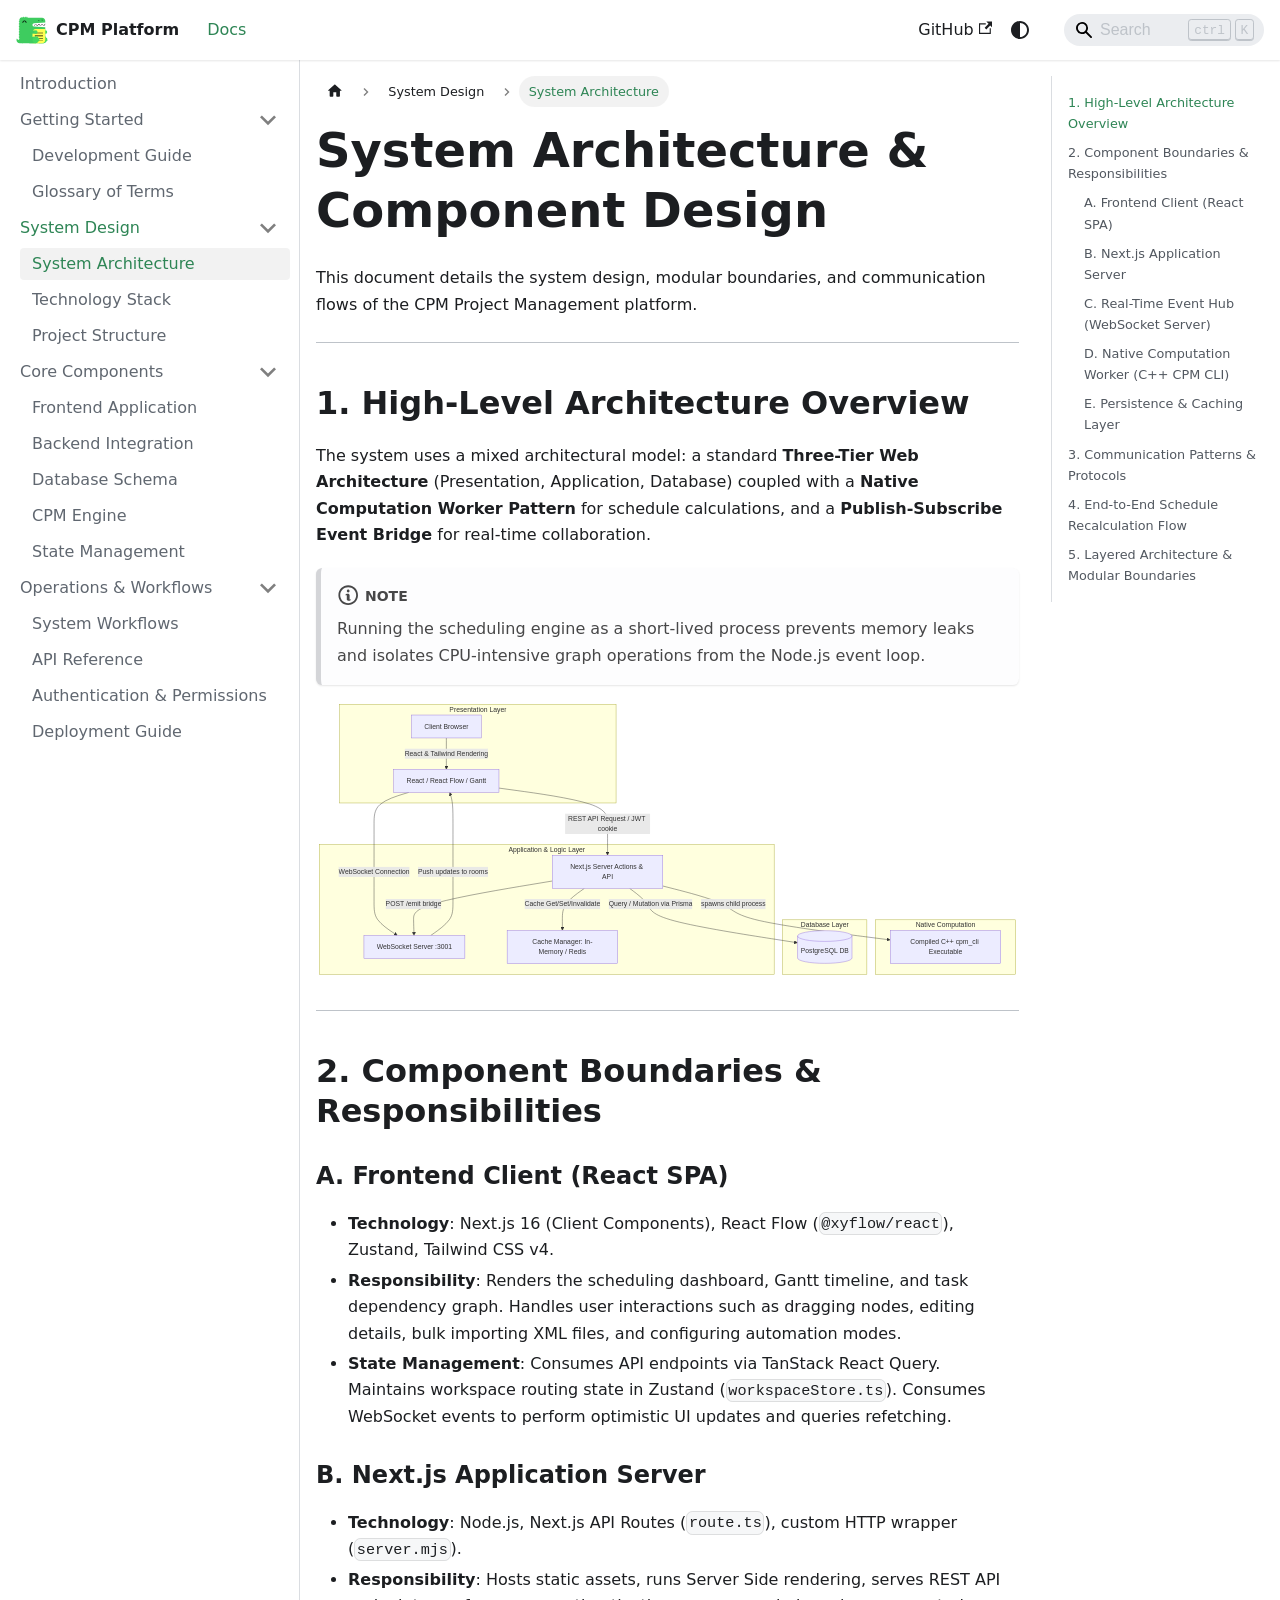
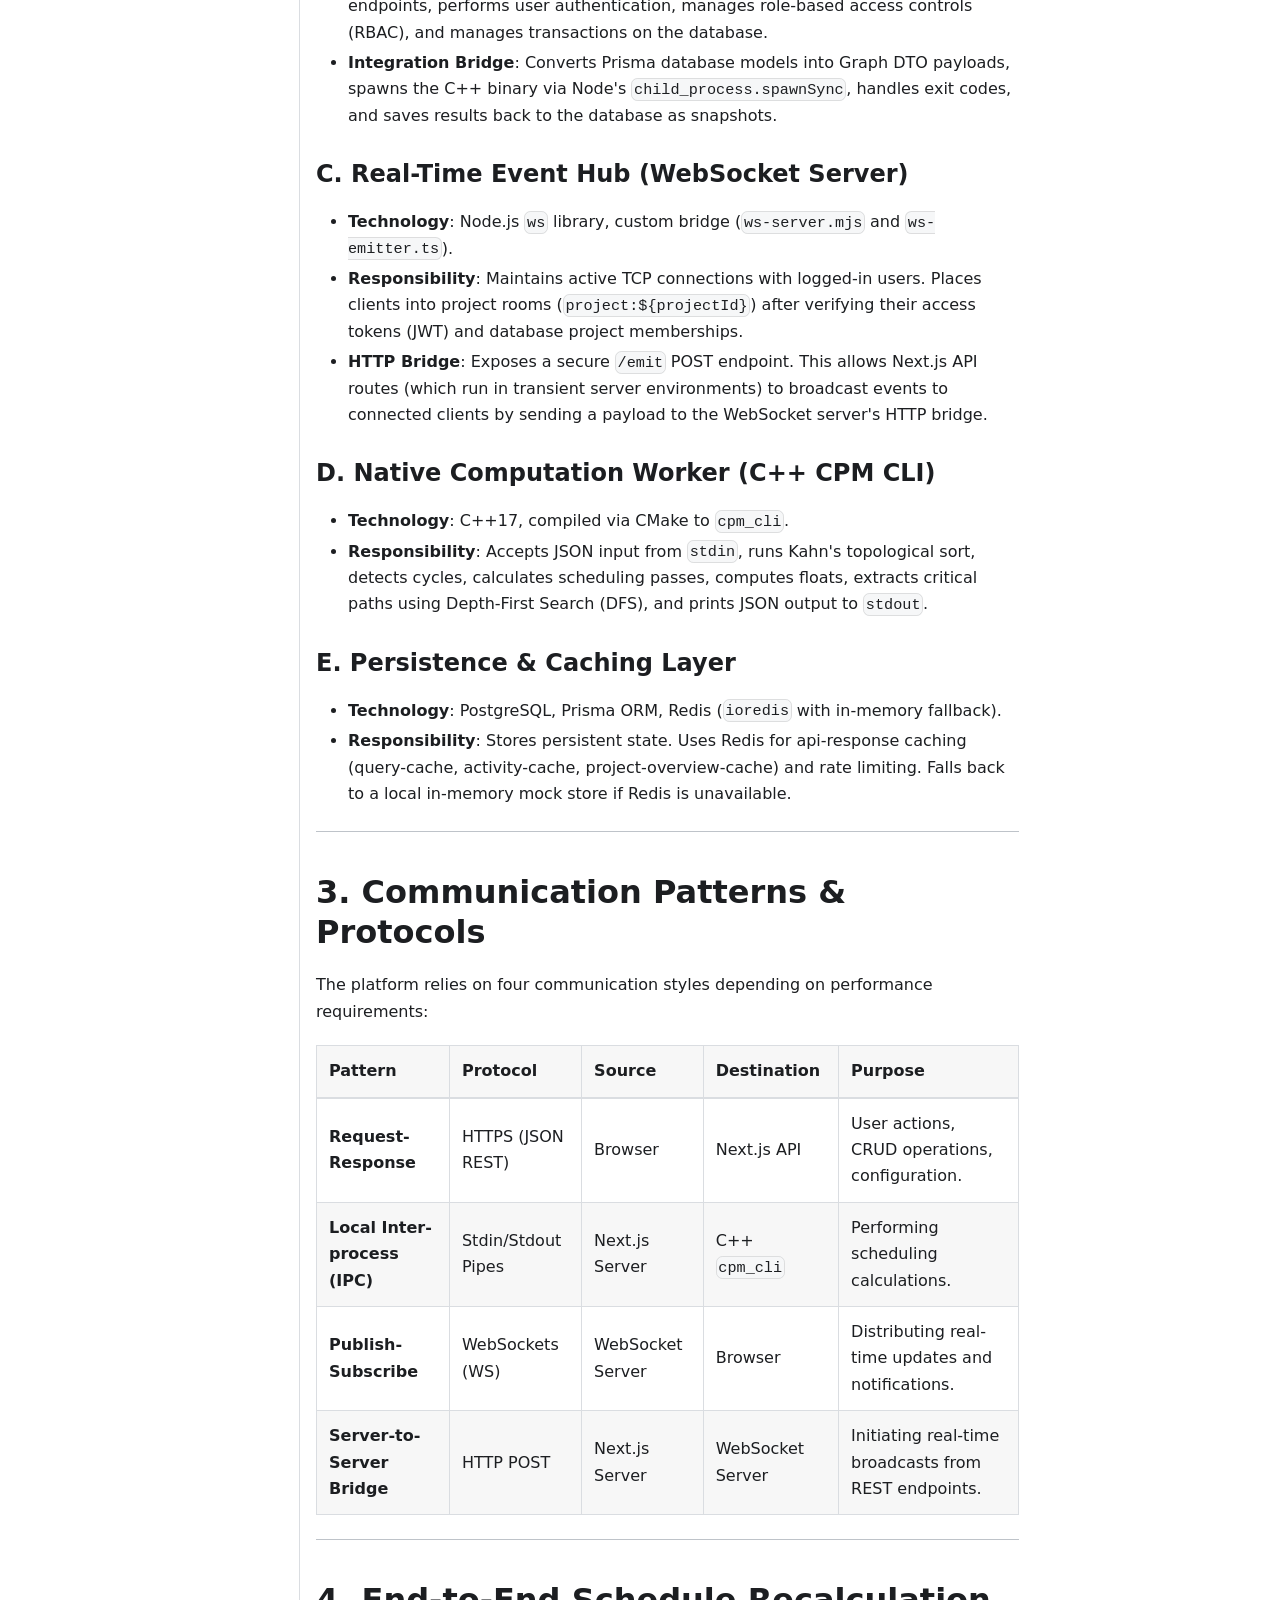
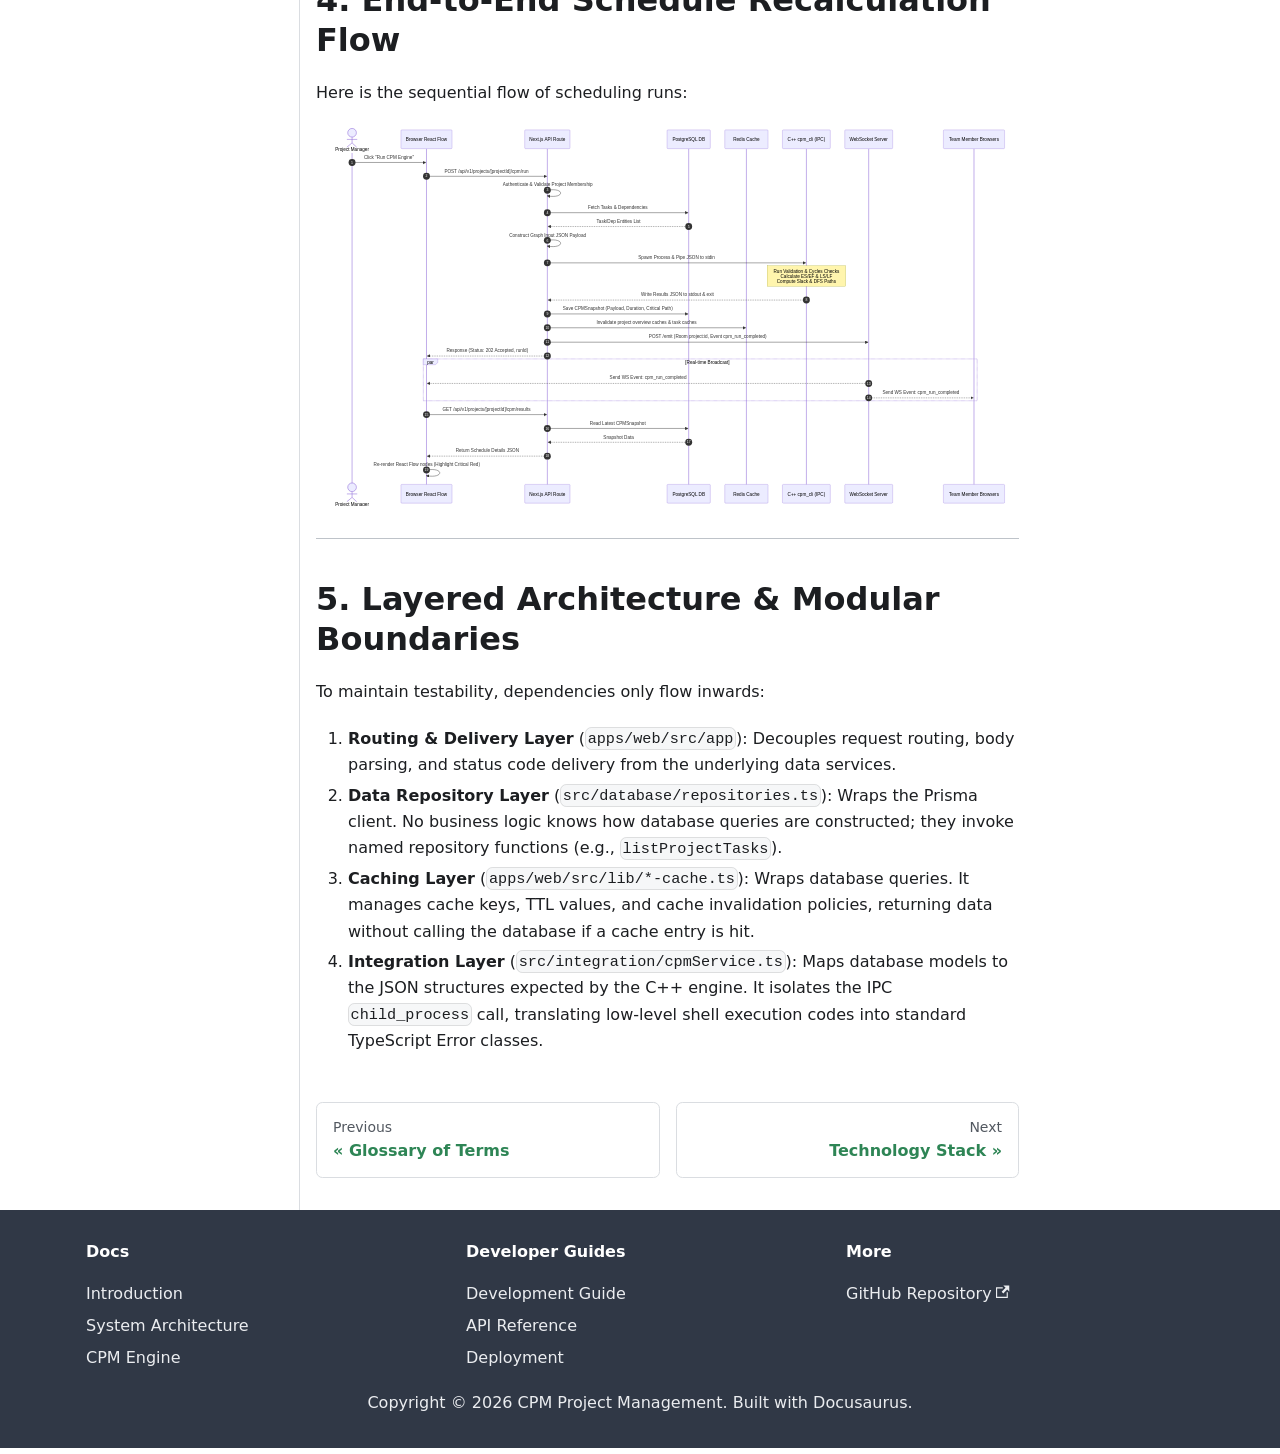
<file: projects/cpm-planner/docs/architecture/index.html>
<!doctype html><html lang=en dir=ltr class="docs-wrapper plugin-docs plugin-id-default docs-version-current docs-doc-page docs-doc-id-architecture" data-has-hydrated=false><head><meta charset=UTF-8><meta name=generator content="Docusaurus v3.10.1"><title data-rh=true>System Architecture | CPM Platform</title><meta data-rh=true name=viewport content="width=device-width, initial-scale=1.0"/><meta data-rh=true name=twitter:card content=summary_large_image /><meta data-rh=true property=og:image content=https://dhruv-meshram.github.io/projects/cpm-planner/docs/img/docusaurus-social-card.jpg /><meta data-rh=true name=twitter:image content=https://dhruv-meshram.github.io/projects/cpm-planner/docs/img/docusaurus-social-card.jpg /><meta data-rh=true property=og:url content=https://dhruv-meshram.github.io/projects/cpm-planner/docs/architecture /><meta data-rh=true property=og:locale content=en /><meta data-rh=true name=docusaurus_locale content=en /><meta data-rh=true name=docsearch:language content=en /><meta data-rh=true name=docusaurus_version content=current /><meta data-rh=true name=docusaurus_tag content=docs-default-current /><meta data-rh=true name=docsearch:version content=current /><meta data-rh=true name=docsearch:docusaurus_tag content=docs-default-current /><meta data-rh=true property=og:title content="System Architecture | CPM Platform"/><meta data-rh=true name=description content="High-level architectural layout and communication boundaries."/><meta data-rh=true property=og:description content="High-level architectural layout and communication boundaries."/><link data-rh=true rel=icon href=/projects/cpm-planner/docs/img/favicon.ico /><link data-rh=true rel=canonical href=https://dhruv-meshram.github.io/projects/cpm-planner/docs/architecture /><link data-rh=true rel=alternate href=https://dhruv-meshram.github.io/projects/cpm-planner/docs/architecture hreflang=en /><link data-rh=true rel=alternate href=https://dhruv-meshram.github.io/projects/cpm-planner/docs/architecture hreflang=x-default /><script data-rh=true type=application/ld+json>{"@context":"https://schema.org","@type":"BreadcrumbList","itemListElement":[{"@type":"ListItem","item":"https://dhruv-meshram.github.io/projects/cpm-planner/docs/architecture","name":"System Architecture","position":1}]}</script><link rel=stylesheet href=/projects/cpm-planner/docs/assets/css/styles.ddbc8645.css /><script src=/projects/cpm-planner/docs/assets/js/runtime~main.439d0e4f.js defer></script><script src=/projects/cpm-planner/docs/assets/js/main.a1f3c69b.js defer></script></head><body><svg style="display: none;"><defs>
<symbol id=theme-svg-external-link viewBox="0 0 24 24"><path fill=currentColor d="M21 13v10h-21v-19h12v2h-10v15h17v-8h2zm3-12h-10.988l4.035 4-6.977 7.07 2.828 2.828 6.977-7.07 4.125 4.172v-11z"/></symbol>
</defs></svg>
<script>!function(){var t=function(){try{return new URLSearchParams(window.location.search).get("docusaurus-theme")}catch(t){}}()||function(){try{return window.localStorage.getItem("theme-ac4")}catch(t){}}();document.documentElement.setAttribute("data-theme",t||(window.matchMedia("(prefers-color-scheme: dark)").matches?"dark":"light")),document.documentElement.setAttribute("data-theme-choice",t||"system")}(),function(){try{for(var[t,e]of new URLSearchParams(window.location.search).entries())if(t.startsWith("docusaurus-data-")){var a=t.replace("docusaurus-data-","data-");document.documentElement.setAttribute(a,e)}}catch(t){}}()</script><div id=__docusaurus><link rel=preload as=image href=/projects/cpm-planner/docs/img/logo.svg /><div role=region aria-label="Skip to main content"><a class=skipToContent_fXgn href=#__docusaurus_skipToContent_fallback>Skip to main content</a></div><nav aria-label=Main class="theme-layout-navbar navbar navbar--fixed-top"><div class=navbar__inner><div class="theme-layout-navbar-left navbar__items"><button aria-label="Toggle navigation bar" aria-expanded=false class="navbar__toggle clean-btn" type=button><svg width=30 height=30 viewBox="0 0 30 30" aria-hidden=true><path stroke=currentColor stroke-linecap=round stroke-miterlimit=10 stroke-width=2 d="M4 7h22M4 15h22M4 23h22"/></svg></button><a class=navbar__brand href=/projects/cpm-planner/docs/><div class=navbar__logo><img src=/projects/cpm-planner/docs/img/logo.svg alt="CPM Logo" class="themedComponent_mlkZ themedComponent--light_NVdE"/><img src=/projects/cpm-planner/docs/img/logo.svg alt="CPM Logo" class="themedComponent_mlkZ themedComponent--dark_xIcU"/></div><b class="navbar__title text--truncate">CPM Platform</b></a><a aria-current=page class="navbar__item navbar__link navbar__link--active" href=/projects/cpm-planner/docs/>Docs</a></div><div class="theme-layout-navbar-right navbar__items navbar__items--right"><a href=https://github.com/dhruv-meshram/cpm target=_blank rel="noopener noreferrer" class="navbar__item navbar__link">GitHub<svg width=13.5 height=13.5 aria-label="(opens in new tab)" class=iconExternalLink_nPIU><use href=#theme-svg-external-link /></svg></a><div class="toggle_vylO colorModeToggle_DEke"><button class="clean-btn toggleButton_gllP toggleButtonDisabled_aARS" type=button disabled title="system mode" aria-label="Switch between dark and light mode (currently system mode)"><svg viewBox="0 0 24 24" width=24 height=24 aria-hidden=true class="toggleIcon_g3eP lightToggleIcon_pyhR"><path fill=currentColor d="M12,9c1.65,0,3,1.35,3,3s-1.35,3-3,3s-3-1.35-3-3S10.35,9,12,9 M12,7c-2.76,0-5,2.24-5,5s2.24,5,5,5s5-2.24,5-5 S14.76,7,12,7L12,7z M2,13l2,0c0.55,0,1-0.45,1-1s-0.45-1-1-1l-2,0c-0.55,0-1,0.45-1,1S1.45,13,2,13z M20,13l2,0c0.55,0,1-0.45,1-1 s-0.45-1-1-1l-2,0c-0.55,0-1,0.45-1,1S19.45,13,20,13z M11,2v2c0,0.55,0.45,1,1,1s1-0.45,1-1V2c0-0.55-0.45-1-1-1S11,1.45,11,2z M11,20v2c0,0.55,0.45,1,1,1s1-0.45,1-1v-2c0-0.55-0.45-1-1-1C11.45,19,11,19.45,11,20z M5.99,4.58c-0.39-0.39-1.03-0.39-1.41,0 c-0.39,0.39-0.39,1.03,0,1.41l1.06,1.06c0.39,0.39,1.03,0.39,1.41,0s0.39-1.03,0-1.41L5.99,4.58z M18.36,16.95 c-0.39-0.39-1.03-0.39-1.41,0c-0.39,0.39-0.39,1.03,0,1.41l1.06,1.06c0.39,0.39,1.03,0.39,1.41,0c0.39-0.39,0.39-1.03,0-1.41 L18.36,16.95z M19.42,5.99c0.39-0.39,0.39-1.03,0-1.41c-0.39-0.39-1.03-0.39-1.41,0l-1.06,1.06c-0.39,0.39-0.39,1.03,0,1.41 s1.03,0.39,1.41,0L19.42,5.99z M7.05,18.36c0.39-0.39,0.39-1.03,0-1.41c-0.39-0.39-1.03-0.39-1.41,0l-1.06,1.06 c-0.39,0.39-0.39,1.03,0,1.41s1.03,0.39,1.41,0L7.05,18.36z"/></svg><svg viewBox="0 0 24 24" width=24 height=24 aria-hidden=true class="toggleIcon_g3eP darkToggleIcon_wfgR"><path fill=currentColor d="M9.37,5.51C9.19,6.15,9.1,6.82,9.1,7.5c0,4.08,3.32,7.4,7.4,7.4c0.68,0,1.35-0.09,1.99-0.27C17.45,17.19,14.93,19,12,19 c-3.86,0-7-3.14-7-7C5,9.07,6.81,6.55,9.37,5.51z M12,3c-4.97,0-9,4.03-9,9s4.03,9,9,9s9-4.03,9-9c0-0.46-0.04-0.92-0.1-1.36 c-0.98,1.37-2.58,2.26-4.4,2.26c-2.98,0-5.4-2.42-5.4-5.4c0-1.81,0.89-3.42,2.26-4.4C12.92,3.04,12.46,3,12,3L12,3z"/></svg><svg viewBox="0 0 24 24" width=24 height=24 aria-hidden=true class="toggleIcon_g3eP systemToggleIcon_QzmC"><path fill=currentColor d="m12 21c4.971 0 9-4.029 9-9s-4.029-9-9-9-9 4.029-9 9 4.029 9 9 9zm4.95-13.95c1.313 1.313 2.05 3.093 2.05 4.95s-0.738 3.637-2.05 4.95c-1.313 1.313-3.093 2.05-4.95 2.05v-14c1.857 0 3.637 0.737 4.95 2.05z"/></svg></button></div><div class=navbarSearchContainer_Bca1><div class="navbar__search searchBarContainer_NW3z" dir=ltr><input placeholder=Search aria-label=Search class="navbar__search-input searchInput_YFbd" value="" /><div class="loadingRing_RJI3 searchBarLoadingRing_YnHq"><div></div><div></div><div></div><div></div></div></div></div></div></div><div role=presentation class=navbar-sidebar__backdrop></div></nav><div id=__docusaurus_skipToContent_fallback class="theme-layout-main main-wrapper mainWrapper_z2l0"><div class=docsWrapper_hBAB><button aria-label="Scroll back to top" class="clean-btn theme-back-to-top-button backToTopButton_sjWU" type=button></button><div class=docRoot_UBD9><aside class="theme-doc-sidebar-container docSidebarContainer_YfHR"><div class=sidebarViewport_aRkj><div class=sidebar_njMd><nav aria-label="Docs sidebar" class="menu thin-scrollbar menu_SIkG"><ul class="theme-doc-sidebar-menu menu__list"><li class="theme-doc-sidebar-item-link theme-doc-sidebar-item-link-level-1 menu__list-item"><a class=menu__link href=/projects/cpm-planner/docs/><span title=Introduction class=linkLabel_WmDU>Introduction</span></a><li class="theme-doc-sidebar-item-category theme-doc-sidebar-item-category-level-1 menu__list-item"><div class=menu__list-item-collapsible><a class="categoryLink_byQd menu__link menu__link--sublist menu__link--sublist-caret" role=button aria-expanded=true href=/projects/cpm-planner/docs/development-guide><span title="Getting Started" class=categoryLinkLabel_W154>Getting Started</span></a></div><ul class=menu__list><li class="theme-doc-sidebar-item-link theme-doc-sidebar-item-link-level-2 menu__list-item"><a class=menu__link tabindex=0 href=/projects/cpm-planner/docs/development-guide><span title="Development Guide" class=linkLabel_WmDU>Development Guide</span></a><li class="theme-doc-sidebar-item-link theme-doc-sidebar-item-link-level-2 menu__list-item"><a class=menu__link tabindex=0 href=/projects/cpm-planner/docs/glossary><span title="Glossary of Terms" class=linkLabel_WmDU>Glossary of Terms</span></a></ul><li class="theme-doc-sidebar-item-category theme-doc-sidebar-item-category-level-1 menu__list-item"><div class=menu__list-item-collapsible><a class="categoryLink_byQd menu__link menu__link--sublist menu__link--sublist-caret menu__link--active" role=button aria-expanded=true href=/projects/cpm-planner/docs/architecture><span title="System Design" class=categoryLinkLabel_W154>System Design</span></a></div><ul class=menu__list><li class="theme-doc-sidebar-item-link theme-doc-sidebar-item-link-level-2 menu__list-item"><a class="menu__link menu__link--active" aria-current=page tabindex=0 href=/projects/cpm-planner/docs/architecture><span title="System Architecture" class=linkLabel_WmDU>System Architecture</span></a><li class="theme-doc-sidebar-item-link theme-doc-sidebar-item-link-level-2 menu__list-item"><a class=menu__link tabindex=0 href=/projects/cpm-planner/docs/tech-stack><span title="Technology Stack" class=linkLabel_WmDU>Technology Stack</span></a><li class="theme-doc-sidebar-item-link theme-doc-sidebar-item-link-level-2 menu__list-item"><a class=menu__link tabindex=0 href=/projects/cpm-planner/docs/project-structure><span title="Project Structure" class=linkLabel_WmDU>Project Structure</span></a></ul><li class="theme-doc-sidebar-item-category theme-doc-sidebar-item-category-level-1 menu__list-item"><div class=menu__list-item-collapsible><a class="categoryLink_byQd menu__link menu__link--sublist menu__link--sublist-caret" role=button aria-expanded=true href=/projects/cpm-planner/docs/frontend><span title="Core Components" class=categoryLinkLabel_W154>Core Components</span></a></div><ul class=menu__list><li class="theme-doc-sidebar-item-link theme-doc-sidebar-item-link-level-2 menu__list-item"><a class=menu__link tabindex=0 href=/projects/cpm-planner/docs/frontend><span title="Frontend Application" class=linkLabel_WmDU>Frontend Application</span></a><li class="theme-doc-sidebar-item-link theme-doc-sidebar-item-link-level-2 menu__list-item"><a class=menu__link tabindex=0 href=/projects/cpm-planner/docs/backend><span title="Backend Integration" class=linkLabel_WmDU>Backend Integration</span></a><li class="theme-doc-sidebar-item-link theme-doc-sidebar-item-link-level-2 menu__list-item"><a class=menu__link tabindex=0 href=/projects/cpm-planner/docs/database><span title="Database Schema" class=linkLabel_WmDU>Database Schema</span></a><li class="theme-doc-sidebar-item-link theme-doc-sidebar-item-link-level-2 menu__list-item"><a class=menu__link tabindex=0 href=/projects/cpm-planner/docs/cpm_engine><span title="CPM Engine" class=linkLabel_WmDU>CPM Engine</span></a><li class="theme-doc-sidebar-item-link theme-doc-sidebar-item-link-level-2 menu__list-item"><a class=menu__link tabindex=0 href=/projects/cpm-planner/docs/state-management><span title="State Management" class=linkLabel_WmDU>State Management</span></a></ul><li class="theme-doc-sidebar-item-category theme-doc-sidebar-item-category-level-1 menu__list-item"><div class=menu__list-item-collapsible><a class="categoryLink_byQd menu__link menu__link--sublist menu__link--sublist-caret" role=button aria-expanded=true href=/projects/cpm-planner/docs/workflows><span title="Operations & Workflows" class=categoryLinkLabel_W154>Operations & Workflows</span></a></div><ul class=menu__list><li class="theme-doc-sidebar-item-link theme-doc-sidebar-item-link-level-2 menu__list-item"><a class=menu__link tabindex=0 href=/projects/cpm-planner/docs/workflows><span title="System Workflows" class=linkLabel_WmDU>System Workflows</span></a><li class="theme-doc-sidebar-item-link theme-doc-sidebar-item-link-level-2 menu__list-item"><a class=menu__link tabindex=0 href=/projects/cpm-planner/docs/api><span title="API Reference" class=linkLabel_WmDU>API Reference</span></a><li class="theme-doc-sidebar-item-link theme-doc-sidebar-item-link-level-2 menu__list-item"><a class=menu__link tabindex=0 href=/projects/cpm-planner/docs/authentication><span title="Authentication & Permissions" class=linkLabel_WmDU>Authentication & Permissions</span></a><li class="theme-doc-sidebar-item-link theme-doc-sidebar-item-link-level-2 menu__list-item"><a class=menu__link tabindex=0 href=/projects/cpm-planner/docs/deployment><span title="Deployment Guide" class=linkLabel_WmDU>Deployment Guide</span></a></ul></ul></nav></div></div></aside><main class=docMainContainer_TBSr><div class="container padding-top--md padding-bottom--lg"><div class=row><div class="col docItemCol_VOVn"><div class=docItemContainer_Djhp><article><nav class="theme-doc-breadcrumbs breadcrumbsContainer_Z_bl" aria-label=Breadcrumbs><ul class=breadcrumbs><li class=breadcrumbs__item><a aria-label="Home page" class=breadcrumbs__link href=/projects/cpm-planner/docs/><svg viewBox="0 0 24 24" class=breadcrumbHomeIcon_YNFT><path d="M10 19v-5h4v5c0 .55.45 1 1 1h3c.55 0 1-.45 1-1v-7h1.7c.46 0 .68-.57.33-.87L12.67 3.6c-.38-.34-.96-.34-1.34 0l-8.36 7.53c-.34.3-.13.87.33.87H5v7c0 .55.45 1 1 1h3c.55 0 1-.45 1-1z" fill=currentColor /></svg></a><li class=breadcrumbs__item><span class=breadcrumbs__link>System Design</span><li class="breadcrumbs__item breadcrumbs__item--active"><span class=breadcrumbs__link>System Architecture</span></ul></nav><div class="tocCollapsible_ETCw theme-doc-toc-mobile tocMobile_ITEo"><button type=button class="clean-btn tocCollapsibleButton_TO0P">On this page</button></div><div class="theme-doc-markdown markdown"><header><h1>System Architecture & Component Design</h1></header>
<p>This document details the system design, modular boundaries, and communication flows of the CPM Project Management platform.</p>
<hr/>
<h2 class="anchor anchorTargetStickyNavbar_Vzrq" id=1-high-level-architecture-overview>1. High-Level Architecture Overview<a href=#1-high-level-architecture-overview class=hash-link aria-label="Direct link to 1. High-Level Architecture Overview" title="Direct link to 1. High-Level Architecture Overview" translate=no>​</a></h2>
<p>The system uses a mixed architectural model: a standard <strong>Three-Tier Web Architecture</strong> (Presentation, Application, Database) coupled with a <strong>Native Computation Worker Pattern</strong> for schedule calculations, and a <strong>Publish-Subscribe Event Bridge</strong> for real-time collaboration.</p>
<div class="theme-admonition theme-admonition-note admonition_xJq3 alert alert--secondary"><div class=admonitionHeading_Gvgb><span class=admonitionIcon_Rf37><svg viewBox="0 0 14 16"><path fill-rule=evenodd d="M6.3 5.69a.942.942 0 0 1-.28-.7c0-.28.09-.52.28-.7.19-.18.42-.28.7-.28.28 0 .52.09.7.28.18.19.28.42.28.7 0 .28-.09.52-.28.7a1 1 0 0 1-.7.3c-.28 0-.52-.11-.7-.3zM8 7.99c-.02-.25-.11-.48-.31-.69-.2-.19-.42-.3-.69-.31H6c-.27.02-.48.13-.69.31-.2.2-.3.44-.31.69h1v3c.02.27.11.5.31.69.2.2.42.31.69.31h1c.27 0 .48-.11.69-.31.2-.19.3-.42.31-.69H8V7.98v.01zM7 2.3c-3.14 0-5.7 2.54-5.7 5.68 0 3.14 2.56 5.7 5.7 5.7s5.7-2.55 5.7-5.7c0-3.15-2.56-5.69-5.7-5.69v.01zM7 .98c3.86 0 7 3.14 7 7s-3.14 7-7 7-7-3.12-7-7 3.14-7 7-7z"/></svg></span>note</div><div class=admonitionContent_BuS1><p>Running the scheduling engine as a short-lived process prevents memory leaks and isolates CPU-intensive graph operations from the Node.js event loop.</div></div>
<!-- -->
<hr/>
<h2 class="anchor anchorTargetStickyNavbar_Vzrq" id=2-component-boundaries--responsibilities>2. Component Boundaries & Responsibilities<a href=#2-component-boundaries--responsibilities class=hash-link aria-label="Direct link to 2. Component Boundaries & Responsibilities" title="Direct link to 2. Component Boundaries & Responsibilities" translate=no>​</a></h2>
<h3 class="anchor anchorTargetStickyNavbar_Vzrq" id=a-frontend-client-react-spa>A. Frontend Client (React SPA)<a href=#a-frontend-client-react-spa class=hash-link aria-label="Direct link to A. Frontend Client (React SPA)" title="Direct link to A. Frontend Client (React SPA)" translate=no>​</a></h3>
<ul>
<li class=""><strong>Technology</strong>: Next.js 16 (Client Components), React Flow (<code>@xyflow/react</code>), Zustand, Tailwind CSS v4.</li>
<li class=""><strong>Responsibility</strong>: Renders the scheduling dashboard, Gantt timeline, and task dependency graph. Handles user interactions such as dragging nodes, editing details, bulk importing XML files, and configuring automation modes.</li>
<li class=""><strong>State Management</strong>: Consumes API endpoints via TanStack React Query. Maintains workspace routing state in Zustand (<code>workspaceStore.ts</code>). Consumes WebSocket events to perform optimistic UI updates and queries refetching.</li>
</ul>
<h3 class="anchor anchorTargetStickyNavbar_Vzrq" id=b-nextjs-application-server>B. Next.js Application Server<a href=#b-nextjs-application-server class=hash-link aria-label="Direct link to B. Next.js Application Server" title="Direct link to B. Next.js Application Server" translate=no>​</a></h3>
<ul>
<li class=""><strong>Technology</strong>: Node.js, Next.js API Routes (<code>route.ts</code>), custom HTTP wrapper (<code>server.mjs</code>).</li>
<li class=""><strong>Responsibility</strong>: Hosts static assets, runs Server Side rendering, serves REST API endpoints, performs user authentication, manages role-based access controls (RBAC), and manages transactions on the database.</li>
<li class=""><strong>Integration Bridge</strong>: Converts Prisma database models into Graph DTO payloads, spawns the C++ binary via Node's <code>child_process.spawnSync</code>, handles exit codes, and saves results back to the database as snapshots.</li>
</ul>
<h3 class="anchor anchorTargetStickyNavbar_Vzrq" id=c-real-time-event-hub-websocket-server>C. Real-Time Event Hub (WebSocket Server)<a href=#c-real-time-event-hub-websocket-server class=hash-link aria-label="Direct link to C. Real-Time Event Hub (WebSocket Server)" title="Direct link to C. Real-Time Event Hub (WebSocket Server)" translate=no>​</a></h3>
<ul>
<li class=""><strong>Technology</strong>: Node.js <code>ws</code> library, custom bridge (<code>ws-server.mjs</code> and <code>ws-emitter.ts</code>).</li>
<li class=""><strong>Responsibility</strong>: Maintains active TCP connections with logged-in users. Places clients into project rooms (<code>project:${projectId}</code>) after verifying their access tokens (JWT) and database project memberships.</li>
<li class=""><strong>HTTP Bridge</strong>: Exposes a secure <code>/emit</code> POST endpoint. This allows Next.js API routes (which run in transient server environments) to broadcast events to connected clients by sending a payload to the WebSocket server's HTTP bridge.</li>
</ul>
<h3 class="anchor anchorTargetStickyNavbar_Vzrq" id=d-native-computation-worker-c-cpm-cli>D. Native Computation Worker (C++ CPM CLI)<a href=#d-native-computation-worker-c-cpm-cli class=hash-link aria-label="Direct link to D. Native Computation Worker (C++ CPM CLI)" title="Direct link to D. Native Computation Worker (C++ CPM CLI)" translate=no>​</a></h3>
<ul>
<li class=""><strong>Technology</strong>: C++17, compiled via CMake to <code>cpm_cli</code>.</li>
<li class=""><strong>Responsibility</strong>: Accepts JSON input from <code>stdin</code>, runs Kahn's topological sort, detects cycles, calculates scheduling passes, computes floats, extracts critical paths using Depth-First Search (DFS), and prints JSON output to <code>stdout</code>.</li>
</ul>
<h3 class="anchor anchorTargetStickyNavbar_Vzrq" id=e-persistence--caching-layer>E. Persistence & Caching Layer<a href=#e-persistence--caching-layer class=hash-link aria-label="Direct link to E. Persistence & Caching Layer" title="Direct link to E. Persistence & Caching Layer" translate=no>​</a></h3>
<ul>
<li class=""><strong>Technology</strong>: PostgreSQL, Prisma ORM, Redis (<code>ioredis</code> with in-memory fallback).</li>
<li class=""><strong>Responsibility</strong>: Stores persistent state. Uses Redis for api-response caching (query-cache, activity-cache, project-overview-cache) and rate limiting. Falls back to a local in-memory mock store if Redis is unavailable.</li>
</ul>
<hr/>
<h2 class="anchor anchorTargetStickyNavbar_Vzrq" id=3-communication-patterns--protocols>3. Communication Patterns & Protocols<a href=#3-communication-patterns--protocols class=hash-link aria-label="Direct link to 3. Communication Patterns & Protocols" title="Direct link to 3. Communication Patterns & Protocols" translate=no>​</a></h2>
<p>The platform relies on four communication styles depending on performance requirements:</p>
<table><thead><tr><th style=text-align:left>Pattern<th style=text-align:left>Protocol<th style=text-align:left>Source<th style=text-align:left>Destination<th style=text-align:left>Purpose<tbody><tr><td style=text-align:left><strong>Request-Response</strong><td style=text-align:left>HTTPS (JSON REST)<td style=text-align:left>Browser<td style=text-align:left>Next.js API<td style=text-align:left>User actions, CRUD operations, configuration.<tr><td style=text-align:left><strong>Local Inter-process (IPC)</strong><td style=text-align:left>Stdin/Stdout Pipes<td style=text-align:left>Next.js Server<td style=text-align:left>C++ <code>cpm_cli</code><td style=text-align:left>Performing scheduling calculations.<tr><td style=text-align:left><strong>Publish-Subscribe</strong><td style=text-align:left>WebSockets (WS)<td style=text-align:left>WebSocket Server<td style=text-align:left>Browser<td style=text-align:left>Distributing real-time updates and notifications.<tr><td style=text-align:left><strong>Server-to-Server Bridge</strong><td style=text-align:left>HTTP POST<td style=text-align:left>Next.js Server<td style=text-align:left>WebSocket Server<td style=text-align:left>Initiating real-time broadcasts from REST endpoints.</table>
<hr/>
<h2 class="anchor anchorTargetStickyNavbar_Vzrq" id=4-end-to-end-schedule-recalculation-flow>4. End-to-End Schedule Recalculation Flow<a href=#4-end-to-end-schedule-recalculation-flow class=hash-link aria-label="Direct link to 4. End-to-End Schedule Recalculation Flow" title="Direct link to 4. End-to-End Schedule Recalculation Flow" translate=no>​</a></h2>
<p>Here is the sequential flow of scheduling runs:</p>
<!-- -->
<hr/>
<h2 class="anchor anchorTargetStickyNavbar_Vzrq" id=5-layered-architecture--modular-boundaries>5. Layered Architecture & Modular Boundaries<a href=#5-layered-architecture--modular-boundaries class=hash-link aria-label="Direct link to 5. Layered Architecture & Modular Boundaries" title="Direct link to 5. Layered Architecture & Modular Boundaries" translate=no>​</a></h2>
<p>To maintain testability, dependencies only flow inwards:</p>
<ol>
<li class=""><strong>Routing & Delivery Layer</strong> (<code>apps/web/src/app</code>): Decouples request routing, body parsing, and status code delivery from the underlying data services.</li>
<li class=""><strong>Data Repository Layer</strong> (<code>src/database/repositories.ts</code>): Wraps the Prisma client. No business logic knows how database queries are constructed; they invoke named repository functions (e.g., <code>listProjectTasks</code>).</li>
<li class=""><strong>Caching Layer</strong> (<code>apps/web/src/lib/*-cache.ts</code>): Wraps database queries. It manages cache keys, TTL values, and cache invalidation policies, returning data without calling the database if a cache entry is hit.</li>
<li class=""><strong>Integration Layer</strong> (<code>src/integration/cpmService.ts</code>): Maps database models to the JSON structures expected by the C++ engine. It isolates the IPC <code>child_process</code> call, translating low-level shell execution codes into standard TypeScript Error classes.</li>
</ol></div></article><nav class="docusaurus-mt-lg pagination-nav" aria-label="Docs pages"><a class="pagination-nav__link pagination-nav__link--prev" href=/projects/cpm-planner/docs/glossary><div class=pagination-nav__sublabel>Previous</div><div class=pagination-nav__label>Glossary of Terms</div></a><a class="pagination-nav__link pagination-nav__link--next" href=/projects/cpm-planner/docs/tech-stack><div class=pagination-nav__sublabel>Next</div><div class=pagination-nav__label>Technology Stack</div></a></nav></div></div><div class="col col--3"><div class="tableOfContents_bqdL thin-scrollbar theme-doc-toc-desktop"><ul class="table-of-contents table-of-contents__left-border"><li><a href=#1-high-level-architecture-overview class="table-of-contents__link toc-highlight">1. High-Level Architecture Overview</a><li><a href=#2-component-boundaries--responsibilities class="table-of-contents__link toc-highlight">2. Component Boundaries & Responsibilities</a><ul><li><a href=#a-frontend-client-react-spa class="table-of-contents__link toc-highlight">A. Frontend Client (React SPA)</a><li><a href=#b-nextjs-application-server class="table-of-contents__link toc-highlight">B. Next.js Application Server</a><li><a href=#c-real-time-event-hub-websocket-server class="table-of-contents__link toc-highlight">C. Real-Time Event Hub (WebSocket Server)</a><li><a href=#d-native-computation-worker-c-cpm-cli class="table-of-contents__link toc-highlight">D. Native Computation Worker (C++ CPM CLI)</a><li><a href=#e-persistence--caching-layer class="table-of-contents__link toc-highlight">E. Persistence & Caching Layer</a></ul><li><a href=#3-communication-patterns--protocols class="table-of-contents__link toc-highlight">3. Communication Patterns & Protocols</a><li><a href=#4-end-to-end-schedule-recalculation-flow class="table-of-contents__link toc-highlight">4. End-to-End Schedule Recalculation Flow</a><li><a href=#5-layered-architecture--modular-boundaries class="table-of-contents__link toc-highlight">5. Layered Architecture & Modular Boundaries</a></ul></div></div></div></div></main></div></div></div><footer class="theme-layout-footer footer footer--dark"><div class="container container-fluid"><div class="row footer__links"><div class="theme-layout-footer-column col footer__col"><div class=footer__title>Docs</div><ul class="footer__items clean-list"><li class=footer__item><a class=footer__link-item href=/projects/cpm-planner/docs/>Introduction</a><li class=footer__item><a class=footer__link-item href=/projects/cpm-planner/docs/architecture>System Architecture</a><li class=footer__item><a class=footer__link-item href=/projects/cpm-planner/docs/cpm_engine>CPM Engine</a></ul></div><div class="theme-layout-footer-column col footer__col"><div class=footer__title>Developer Guides</div><ul class="footer__items clean-list"><li class=footer__item><a class=footer__link-item href=/projects/cpm-planner/docs/development-guide>Development Guide</a><li class=footer__item><a class=footer__link-item href=/projects/cpm-planner/docs/api>API Reference</a><li class=footer__item><a class=footer__link-item href=/projects/cpm-planner/docs/deployment>Deployment</a></ul></div><div class="theme-layout-footer-column col footer__col"><div class=footer__title>More</div><ul class="footer__items clean-list"><li class=footer__item><a href=https://github.com/dhruv-meshram/cpm target=_blank rel="noopener noreferrer" class=footer__link-item>GitHub Repository<svg width=13.5 height=13.5 aria-label="(opens in new tab)" class=iconExternalLink_nPIU><use href=#theme-svg-external-link /></svg></a></ul></div></div><div class="footer__bottom text--center"><div class=footer__copyright>Copyright © 2026 CPM Project Management. Built with Docusaurus.</div></div></div></footer></div></body>
</file>
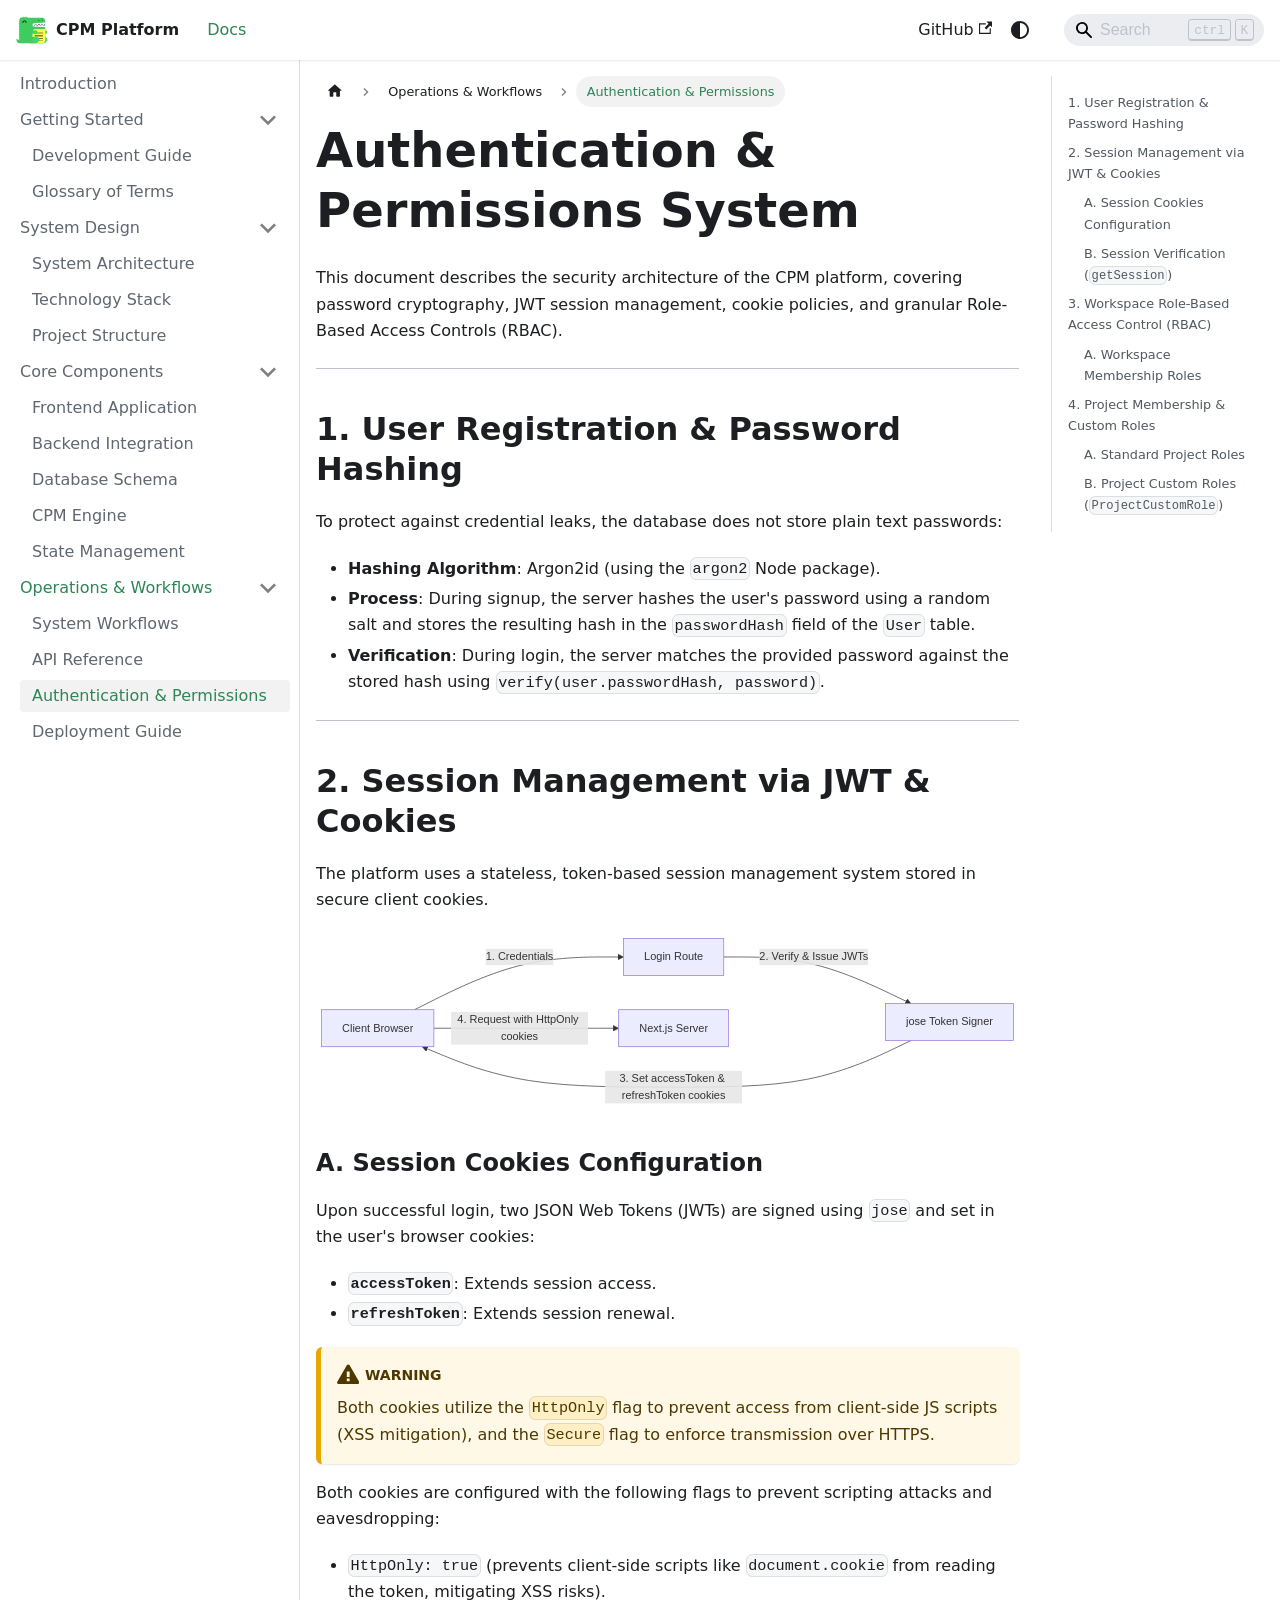
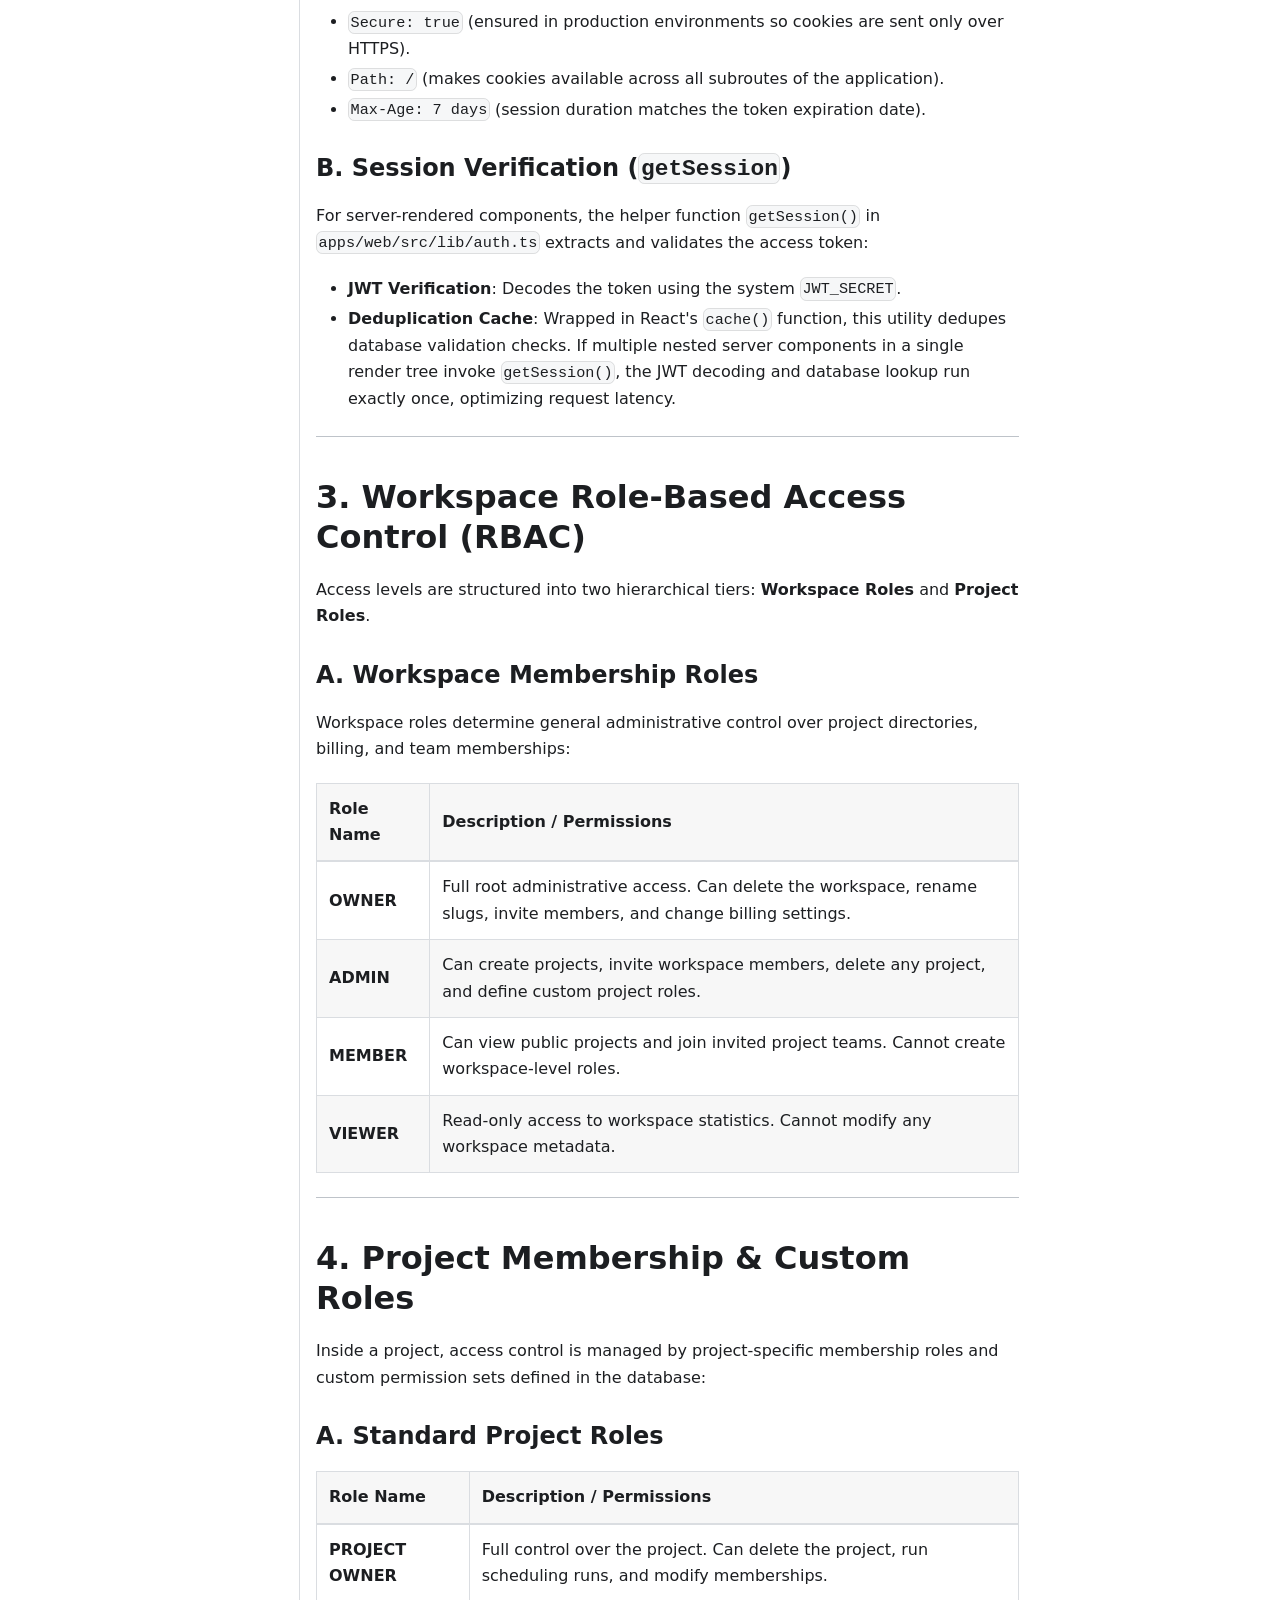
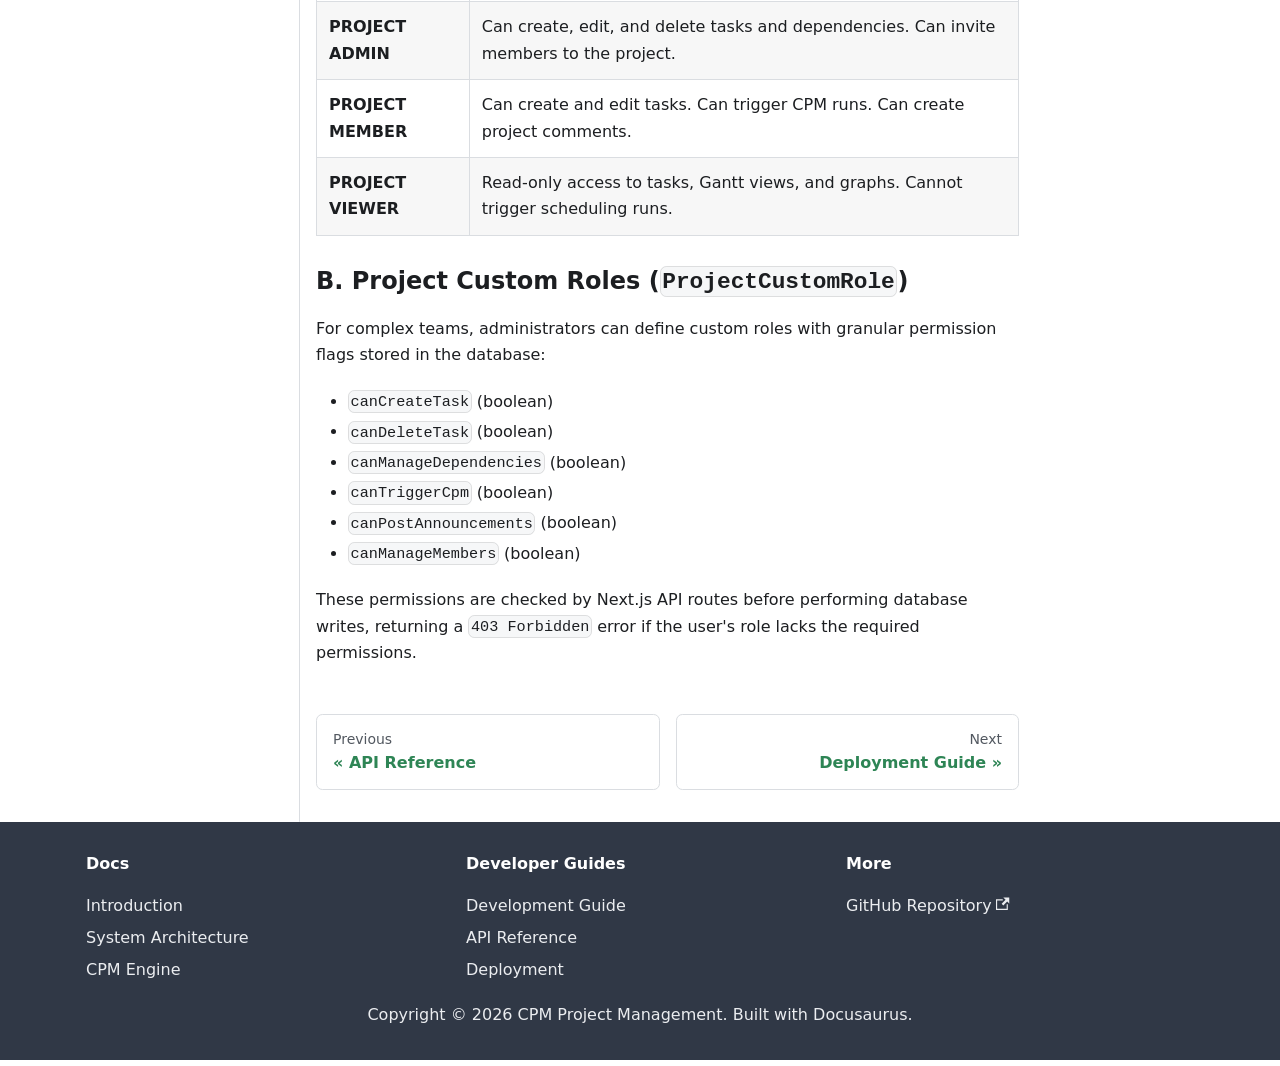
<file: projects/cpm-planner/docs/authentication/index.html>
<!doctype html><html lang=en dir=ltr class="docs-wrapper plugin-docs plugin-id-default docs-version-current docs-doc-page docs-doc-id-authentication" data-has-hydrated=false><head><meta charset=UTF-8><meta name=generator content="Docusaurus v3.10.1"><title data-rh=true>Authentication & Permissions | CPM Platform</title><meta data-rh=true name=viewport content="width=device-width, initial-scale=1.0"/><meta data-rh=true name=twitter:card content=summary_large_image /><meta data-rh=true property=og:image content=https://dhruv-meshram.github.io/projects/cpm-planner/docs/img/docusaurus-social-card.jpg /><meta data-rh=true name=twitter:image content=https://dhruv-meshram.github.io/projects/cpm-planner/docs/img/docusaurus-social-card.jpg /><meta data-rh=true property=og:url content=https://dhruv-meshram.github.io/projects/cpm-planner/docs/authentication /><meta data-rh=true property=og:locale content=en /><meta data-rh=true name=docusaurus_locale content=en /><meta data-rh=true name=docsearch:language content=en /><meta data-rh=true name=docusaurus_version content=current /><meta data-rh=true name=docusaurus_tag content=docs-default-current /><meta data-rh=true name=docsearch:version content=current /><meta data-rh=true name=docsearch:docusaurus_tag content=docs-default-current /><meta data-rh=true property=og:title content="Authentication & Permissions | CPM Platform"/><meta data-rh=true name=description content="Hashing algorithms, JWT cookies, and role matrices."/><meta data-rh=true property=og:description content="Hashing algorithms, JWT cookies, and role matrices."/><link data-rh=true rel=icon href=/projects/cpm-planner/docs/img/favicon.ico /><link data-rh=true rel=canonical href=https://dhruv-meshram.github.io/projects/cpm-planner/docs/authentication /><link data-rh=true rel=alternate href=https://dhruv-meshram.github.io/projects/cpm-planner/docs/authentication hreflang=en /><link data-rh=true rel=alternate href=https://dhruv-meshram.github.io/projects/cpm-planner/docs/authentication hreflang=x-default /><script data-rh=true type=application/ld+json>{"@context":"https://schema.org","@type":"BreadcrumbList","itemListElement":[{"@type":"ListItem","item":"https://dhruv-meshram.github.io/projects/cpm-planner/docs/authentication","name":"Authentication & Permissions","position":1}]}</script><link rel=stylesheet href=/projects/cpm-planner/docs/assets/css/styles.ddbc8645.css /><script src=/projects/cpm-planner/docs/assets/js/runtime~main.439d0e4f.js defer></script><script src=/projects/cpm-planner/docs/assets/js/main.a1f3c69b.js defer></script></head><body><svg style="display: none;"><defs>
<symbol id=theme-svg-external-link viewBox="0 0 24 24"><path fill=currentColor d="M21 13v10h-21v-19h12v2h-10v15h17v-8h2zm3-12h-10.988l4.035 4-6.977 7.07 2.828 2.828 6.977-7.07 4.125 4.172v-11z"/></symbol>
</defs></svg>
<script>!function(){var t=function(){try{return new URLSearchParams(window.location.search).get("docusaurus-theme")}catch(t){}}()||function(){try{return window.localStorage.getItem("theme-ac4")}catch(t){}}();document.documentElement.setAttribute("data-theme",t||(window.matchMedia("(prefers-color-scheme: dark)").matches?"dark":"light")),document.documentElement.setAttribute("data-theme-choice",t||"system")}(),function(){try{for(var[t,e]of new URLSearchParams(window.location.search).entries())if(t.startsWith("docusaurus-data-")){var a=t.replace("docusaurus-data-","data-");document.documentElement.setAttribute(a,e)}}catch(t){}}()</script><div id=__docusaurus><link rel=preload as=image href=/projects/cpm-planner/docs/img/logo.svg /><div role=region aria-label="Skip to main content"><a class=skipToContent_fXgn href=#__docusaurus_skipToContent_fallback>Skip to main content</a></div><nav aria-label=Main class="theme-layout-navbar navbar navbar--fixed-top"><div class=navbar__inner><div class="theme-layout-navbar-left navbar__items"><button aria-label="Toggle navigation bar" aria-expanded=false class="navbar__toggle clean-btn" type=button><svg width=30 height=30 viewBox="0 0 30 30" aria-hidden=true><path stroke=currentColor stroke-linecap=round stroke-miterlimit=10 stroke-width=2 d="M4 7h22M4 15h22M4 23h22"/></svg></button><a class=navbar__brand href=/projects/cpm-planner/docs/><div class=navbar__logo><img src=/projects/cpm-planner/docs/img/logo.svg alt="CPM Logo" class="themedComponent_mlkZ themedComponent--light_NVdE"/><img src=/projects/cpm-planner/docs/img/logo.svg alt="CPM Logo" class="themedComponent_mlkZ themedComponent--dark_xIcU"/></div><b class="navbar__title text--truncate">CPM Platform</b></a><a aria-current=page class="navbar__item navbar__link navbar__link--active" href=/projects/cpm-planner/docs/>Docs</a></div><div class="theme-layout-navbar-right navbar__items navbar__items--right"><a href=https://github.com/dhruv-meshram/cpm target=_blank rel="noopener noreferrer" class="navbar__item navbar__link">GitHub<svg width=13.5 height=13.5 aria-label="(opens in new tab)" class=iconExternalLink_nPIU><use href=#theme-svg-external-link /></svg></a><div class="toggle_vylO colorModeToggle_DEke"><button class="clean-btn toggleButton_gllP toggleButtonDisabled_aARS" type=button disabled title="system mode" aria-label="Switch between dark and light mode (currently system mode)"><svg viewBox="0 0 24 24" width=24 height=24 aria-hidden=true class="toggleIcon_g3eP lightToggleIcon_pyhR"><path fill=currentColor d="M12,9c1.65,0,3,1.35,3,3s-1.35,3-3,3s-3-1.35-3-3S10.35,9,12,9 M12,7c-2.76,0-5,2.24-5,5s2.24,5,5,5s5-2.24,5-5 S14.76,7,12,7L12,7z M2,13l2,0c0.55,0,1-0.45,1-1s-0.45-1-1-1l-2,0c-0.55,0-1,0.45-1,1S1.45,13,2,13z M20,13l2,0c0.55,0,1-0.45,1-1 s-0.45-1-1-1l-2,0c-0.55,0-1,0.45-1,1S19.45,13,20,13z M11,2v2c0,0.55,0.45,1,1,1s1-0.45,1-1V2c0-0.55-0.45-1-1-1S11,1.45,11,2z M11,20v2c0,0.55,0.45,1,1,1s1-0.45,1-1v-2c0-0.55-0.45-1-1-1C11.45,19,11,19.45,11,20z M5.99,4.58c-0.39-0.39-1.03-0.39-1.41,0 c-0.39,0.39-0.39,1.03,0,1.41l1.06,1.06c0.39,0.39,1.03,0.39,1.41,0s0.39-1.03,0-1.41L5.99,4.58z M18.36,16.95 c-0.39-0.39-1.03-0.39-1.41,0c-0.39,0.39-0.39,1.03,0,1.41l1.06,1.06c0.39,0.39,1.03,0.39,1.41,0c0.39-0.39,0.39-1.03,0-1.41 L18.36,16.95z M19.42,5.99c0.39-0.39,0.39-1.03,0-1.41c-0.39-0.39-1.03-0.39-1.41,0l-1.06,1.06c-0.39,0.39-0.39,1.03,0,1.41 s1.03,0.39,1.41,0L19.42,5.99z M7.05,18.36c0.39-0.39,0.39-1.03,0-1.41c-0.39-0.39-1.03-0.39-1.41,0l-1.06,1.06 c-0.39,0.39-0.39,1.03,0,1.41s1.03,0.39,1.41,0L7.05,18.36z"/></svg><svg viewBox="0 0 24 24" width=24 height=24 aria-hidden=true class="toggleIcon_g3eP darkToggleIcon_wfgR"><path fill=currentColor d="M9.37,5.51C9.19,6.15,9.1,6.82,9.1,7.5c0,4.08,3.32,7.4,7.4,7.4c0.68,0,1.35-0.09,1.99-0.27C17.45,17.19,14.93,19,12,19 c-3.86,0-7-3.14-7-7C5,9.07,6.81,6.55,9.37,5.51z M12,3c-4.97,0-9,4.03-9,9s4.03,9,9,9s9-4.03,9-9c0-0.46-0.04-0.92-0.1-1.36 c-0.98,1.37-2.58,2.26-4.4,2.26c-2.98,0-5.4-2.42-5.4-5.4c0-1.81,0.89-3.42,2.26-4.4C12.92,3.04,12.46,3,12,3L12,3z"/></svg><svg viewBox="0 0 24 24" width=24 height=24 aria-hidden=true class="toggleIcon_g3eP systemToggleIcon_QzmC"><path fill=currentColor d="m12 21c4.971 0 9-4.029 9-9s-4.029-9-9-9-9 4.029-9 9 4.029 9 9 9zm4.95-13.95c1.313 1.313 2.05 3.093 2.05 4.95s-0.738 3.637-2.05 4.95c-1.313 1.313-3.093 2.05-4.95 2.05v-14c1.857 0 3.637 0.737 4.95 2.05z"/></svg></button></div><div class=navbarSearchContainer_Bca1><div class="navbar__search searchBarContainer_NW3z" dir=ltr><input placeholder=Search aria-label=Search class="navbar__search-input searchInput_YFbd" value="" /><div class="loadingRing_RJI3 searchBarLoadingRing_YnHq"><div></div><div></div><div></div><div></div></div></div></div></div></div><div role=presentation class=navbar-sidebar__backdrop></div></nav><div id=__docusaurus_skipToContent_fallback class="theme-layout-main main-wrapper mainWrapper_z2l0"><div class=docsWrapper_hBAB><button aria-label="Scroll back to top" class="clean-btn theme-back-to-top-button backToTopButton_sjWU" type=button></button><div class=docRoot_UBD9><aside class="theme-doc-sidebar-container docSidebarContainer_YfHR"><div class=sidebarViewport_aRkj><div class=sidebar_njMd><nav aria-label="Docs sidebar" class="menu thin-scrollbar menu_SIkG"><ul class="theme-doc-sidebar-menu menu__list"><li class="theme-doc-sidebar-item-link theme-doc-sidebar-item-link-level-1 menu__list-item"><a class=menu__link href=/projects/cpm-planner/docs/><span title=Introduction class=linkLabel_WmDU>Introduction</span></a><li class="theme-doc-sidebar-item-category theme-doc-sidebar-item-category-level-1 menu__list-item"><div class=menu__list-item-collapsible><a class="categoryLink_byQd menu__link menu__link--sublist menu__link--sublist-caret" role=button aria-expanded=true href=/projects/cpm-planner/docs/development-guide><span title="Getting Started" class=categoryLinkLabel_W154>Getting Started</span></a></div><ul class=menu__list><li class="theme-doc-sidebar-item-link theme-doc-sidebar-item-link-level-2 menu__list-item"><a class=menu__link tabindex=0 href=/projects/cpm-planner/docs/development-guide><span title="Development Guide" class=linkLabel_WmDU>Development Guide</span></a><li class="theme-doc-sidebar-item-link theme-doc-sidebar-item-link-level-2 menu__list-item"><a class=menu__link tabindex=0 href=/projects/cpm-planner/docs/glossary><span title="Glossary of Terms" class=linkLabel_WmDU>Glossary of Terms</span></a></ul><li class="theme-doc-sidebar-item-category theme-doc-sidebar-item-category-level-1 menu__list-item"><div class=menu__list-item-collapsible><a class="categoryLink_byQd menu__link menu__link--sublist menu__link--sublist-caret" role=button aria-expanded=true href=/projects/cpm-planner/docs/architecture><span title="System Design" class=categoryLinkLabel_W154>System Design</span></a></div><ul class=menu__list><li class="theme-doc-sidebar-item-link theme-doc-sidebar-item-link-level-2 menu__list-item"><a class=menu__link tabindex=0 href=/projects/cpm-planner/docs/architecture><span title="System Architecture" class=linkLabel_WmDU>System Architecture</span></a><li class="theme-doc-sidebar-item-link theme-doc-sidebar-item-link-level-2 menu__list-item"><a class=menu__link tabindex=0 href=/projects/cpm-planner/docs/tech-stack><span title="Technology Stack" class=linkLabel_WmDU>Technology Stack</span></a><li class="theme-doc-sidebar-item-link theme-doc-sidebar-item-link-level-2 menu__list-item"><a class=menu__link tabindex=0 href=/projects/cpm-planner/docs/project-structure><span title="Project Structure" class=linkLabel_WmDU>Project Structure</span></a></ul><li class="theme-doc-sidebar-item-category theme-doc-sidebar-item-category-level-1 menu__list-item"><div class=menu__list-item-collapsible><a class="categoryLink_byQd menu__link menu__link--sublist menu__link--sublist-caret" role=button aria-expanded=true href=/projects/cpm-planner/docs/frontend><span title="Core Components" class=categoryLinkLabel_W154>Core Components</span></a></div><ul class=menu__list><li class="theme-doc-sidebar-item-link theme-doc-sidebar-item-link-level-2 menu__list-item"><a class=menu__link tabindex=0 href=/projects/cpm-planner/docs/frontend><span title="Frontend Application" class=linkLabel_WmDU>Frontend Application</span></a><li class="theme-doc-sidebar-item-link theme-doc-sidebar-item-link-level-2 menu__list-item"><a class=menu__link tabindex=0 href=/projects/cpm-planner/docs/backend><span title="Backend Integration" class=linkLabel_WmDU>Backend Integration</span></a><li class="theme-doc-sidebar-item-link theme-doc-sidebar-item-link-level-2 menu__list-item"><a class=menu__link tabindex=0 href=/projects/cpm-planner/docs/database><span title="Database Schema" class=linkLabel_WmDU>Database Schema</span></a><li class="theme-doc-sidebar-item-link theme-doc-sidebar-item-link-level-2 menu__list-item"><a class=menu__link tabindex=0 href=/projects/cpm-planner/docs/cpm_engine><span title="CPM Engine" class=linkLabel_WmDU>CPM Engine</span></a><li class="theme-doc-sidebar-item-link theme-doc-sidebar-item-link-level-2 menu__list-item"><a class=menu__link tabindex=0 href=/projects/cpm-planner/docs/state-management><span title="State Management" class=linkLabel_WmDU>State Management</span></a></ul><li class="theme-doc-sidebar-item-category theme-doc-sidebar-item-category-level-1 menu__list-item"><div class=menu__list-item-collapsible><a class="categoryLink_byQd menu__link menu__link--sublist menu__link--sublist-caret menu__link--active" role=button aria-expanded=true href=/projects/cpm-planner/docs/workflows><span title="Operations & Workflows" class=categoryLinkLabel_W154>Operations & Workflows</span></a></div><ul class=menu__list><li class="theme-doc-sidebar-item-link theme-doc-sidebar-item-link-level-2 menu__list-item"><a class=menu__link tabindex=0 href=/projects/cpm-planner/docs/workflows><span title="System Workflows" class=linkLabel_WmDU>System Workflows</span></a><li class="theme-doc-sidebar-item-link theme-doc-sidebar-item-link-level-2 menu__list-item"><a class=menu__link tabindex=0 href=/projects/cpm-planner/docs/api><span title="API Reference" class=linkLabel_WmDU>API Reference</span></a><li class="theme-doc-sidebar-item-link theme-doc-sidebar-item-link-level-2 menu__list-item"><a class="menu__link menu__link--active" aria-current=page tabindex=0 href=/projects/cpm-planner/docs/authentication><span title="Authentication & Permissions" class=linkLabel_WmDU>Authentication & Permissions</span></a><li class="theme-doc-sidebar-item-link theme-doc-sidebar-item-link-level-2 menu__list-item"><a class=menu__link tabindex=0 href=/projects/cpm-planner/docs/deployment><span title="Deployment Guide" class=linkLabel_WmDU>Deployment Guide</span></a></ul></ul></nav></div></div></aside><main class=docMainContainer_TBSr><div class="container padding-top--md padding-bottom--lg"><div class=row><div class="col docItemCol_VOVn"><div class=docItemContainer_Djhp><article><nav class="theme-doc-breadcrumbs breadcrumbsContainer_Z_bl" aria-label=Breadcrumbs><ul class=breadcrumbs><li class=breadcrumbs__item><a aria-label="Home page" class=breadcrumbs__link href=/projects/cpm-planner/docs/><svg viewBox="0 0 24 24" class=breadcrumbHomeIcon_YNFT><path d="M10 19v-5h4v5c0 .55.45 1 1 1h3c.55 0 1-.45 1-1v-7h1.7c.46 0 .68-.57.33-.87L12.67 3.6c-.38-.34-.96-.34-1.34 0l-8.36 7.53c-.34.3-.13.87.33.87H5v7c0 .55.45 1 1 1h3c.55 0 1-.45 1-1z" fill=currentColor /></svg></a><li class=breadcrumbs__item><span class=breadcrumbs__link>Operations & Workflows</span><li class="breadcrumbs__item breadcrumbs__item--active"><span class=breadcrumbs__link>Authentication & Permissions</span></ul></nav><div class="tocCollapsible_ETCw theme-doc-toc-mobile tocMobile_ITEo"><button type=button class="clean-btn tocCollapsibleButton_TO0P">On this page</button></div><div class="theme-doc-markdown markdown"><header><h1>Authentication & Permissions System</h1></header>
<p>This document describes the security architecture of the CPM platform, covering password cryptography, JWT session management, cookie policies, and granular Role-Based Access Controls (RBAC).</p>
<hr/>
<h2 class="anchor anchorTargetStickyNavbar_Vzrq" id=1-user-registration--password-hashing>1. User Registration & Password Hashing<a href=#1-user-registration--password-hashing class=hash-link aria-label="Direct link to 1. User Registration & Password Hashing" title="Direct link to 1. User Registration & Password Hashing" translate=no>​</a></h2>
<p>To protect against credential leaks, the database does not store plain text passwords:</p>
<ul>
<li class=""><strong>Hashing Algorithm</strong>: Argon2id (using the <code>argon2</code> Node package).</li>
<li class=""><strong>Process</strong>: During signup, the server hashes the user's password using a random salt and stores the resulting hash in the <code>passwordHash</code> field of the <code>User</code> table.</li>
<li class=""><strong>Verification</strong>: During login, the server matches the provided password against the stored hash using <code>verify(user.passwordHash, password)</code>.</li>
</ul>
<hr/>
<h2 class="anchor anchorTargetStickyNavbar_Vzrq" id=2-session-management-via-jwt--cookies>2. Session Management via JWT & Cookies<a href=#2-session-management-via-jwt--cookies class=hash-link aria-label="Direct link to 2. Session Management via JWT & Cookies" title="Direct link to 2. Session Management via JWT & Cookies" translate=no>​</a></h2>
<p>The platform uses a stateless, token-based session management system stored in secure client cookies.</p>
<!-- -->
<h3 class="anchor anchorTargetStickyNavbar_Vzrq" id=a-session-cookies-configuration>A. Session Cookies Configuration<a href=#a-session-cookies-configuration class=hash-link aria-label="Direct link to A. Session Cookies Configuration" title="Direct link to A. Session Cookies Configuration" translate=no>​</a></h3>
<p>Upon successful login, two JSON Web Tokens (JWTs) are signed using <code>jose</code> and set in the user's browser cookies:</p>
<ul>
<li class=""><strong><code>accessToken</code></strong>: Extends session access.</li>
<li class=""><strong><code>refreshToken</code></strong>: Extends session renewal.</li>
</ul>
<div class="theme-admonition theme-admonition-warning admonition_xJq3 alert alert--warning"><div class=admonitionHeading_Gvgb><span class=admonitionIcon_Rf37><svg viewBox="0 0 16 16"><path fill-rule=evenodd d="M8.893 1.5c-.183-.31-.52-.5-.887-.5s-.703.19-.886.5L.138 13.499a.98.98 0 0 0 0 1.001c.193.31.53.501.886.501h13.964c.367 0 .704-.19.877-.5a1.03 1.03 0 0 0 .01-1.002L8.893 1.5zm.133 11.497H6.987v-2.003h2.039v2.003zm0-3.004H6.987V5.987h2.039v4.006z"/></svg></span>warning</div><div class=admonitionContent_BuS1><p>Both cookies utilize the <code>HttpOnly</code> flag to prevent access from client-side JS scripts (XSS mitigation), and the <code>Secure</code> flag to enforce transmission over HTTPS.</div></div>
<p>Both cookies are configured with the following flags to prevent scripting attacks and eavesdropping:</p>
<ul>
<li class=""><code>HttpOnly: true</code> (prevents client-side scripts like <code>document.cookie</code> from reading the token, mitigating XSS risks).</li>
<li class=""><code>Secure: true</code> (ensured in production environments so cookies are sent only over HTTPS).</li>
<li class=""><code>Path: /</code> (makes cookies available across all subroutes of the application).</li>
<li class=""><code>Max-Age: 7 days</code> (session duration matches the token expiration date).</li>
</ul>
<h3 class="anchor anchorTargetStickyNavbar_Vzrq" id=b-session-verification-getsession>B. Session Verification (<code>getSession</code>)<a href=#b-session-verification-getsession class=hash-link aria-label="Direct link to b-session-verification-getsession" title="Direct link to b-session-verification-getsession" translate=no>​</a></h3>
<p>For server-rendered components, the helper function <code>getSession()</code> in <code>apps/web/src/lib/auth.ts</code> extracts and validates the access token:</p>
<ul>
<li class=""><strong>JWT Verification</strong>: Decodes the token using the system <code>JWT_SECRET</code>.</li>
<li class=""><strong>Deduplication Cache</strong>: Wrapped in React's <code>cache()</code> function, this utility dedupes database validation checks. If multiple nested server components in a single render tree invoke <code>getSession()</code>, the JWT decoding and database lookup run exactly once, optimizing request latency.</li>
</ul>
<hr/>
<h2 class="anchor anchorTargetStickyNavbar_Vzrq" id=3-workspace-role-based-access-control-rbac>3. Workspace Role-Based Access Control (RBAC)<a href=#3-workspace-role-based-access-control-rbac class=hash-link aria-label="Direct link to 3. Workspace Role-Based Access Control (RBAC)" title="Direct link to 3. Workspace Role-Based Access Control (RBAC)" translate=no>​</a></h2>
<p>Access levels are structured into two hierarchical tiers: <strong>Workspace Roles</strong> and <strong>Project Roles</strong>.</p>
<h3 class="anchor anchorTargetStickyNavbar_Vzrq" id=a-workspace-membership-roles>A. Workspace Membership Roles<a href=#a-workspace-membership-roles class=hash-link aria-label="Direct link to A. Workspace Membership Roles" title="Direct link to A. Workspace Membership Roles" translate=no>​</a></h3>
<p>Workspace roles determine general administrative control over project directories, billing, and team memberships:</p>
<table><thead><tr><th style=text-align:left>Role Name<th style=text-align:left>Description / Permissions<tbody><tr><td style=text-align:left><strong>OWNER</strong><td style=text-align:left>Full root administrative access. Can delete the workspace, rename slugs, invite members, and change billing settings.<tr><td style=text-align:left><strong>ADMIN</strong><td style=text-align:left>Can create projects, invite workspace members, delete any project, and define custom project roles.<tr><td style=text-align:left><strong>MEMBER</strong><td style=text-align:left>Can view public projects and join invited project teams. Cannot create workspace-level roles.<tr><td style=text-align:left><strong>VIEWER</strong><td style=text-align:left>Read-only access to workspace statistics. Cannot modify any workspace metadata.</table>
<hr/>
<h2 class="anchor anchorTargetStickyNavbar_Vzrq" id=4-project-membership--custom-roles>4. Project Membership & Custom Roles<a href=#4-project-membership--custom-roles class=hash-link aria-label="Direct link to 4. Project Membership & Custom Roles" title="Direct link to 4. Project Membership & Custom Roles" translate=no>​</a></h2>
<p>Inside a project, access control is managed by project-specific membership roles and custom permission sets defined in the database:</p>
<h3 class="anchor anchorTargetStickyNavbar_Vzrq" id=a-standard-project-roles>A. Standard Project Roles<a href=#a-standard-project-roles class=hash-link aria-label="Direct link to A. Standard Project Roles" title="Direct link to A. Standard Project Roles" translate=no>​</a></h3>
<table><thead><tr><th style=text-align:left>Role Name<th style=text-align:left>Description / Permissions<tbody><tr><td style=text-align:left><strong>PROJECT OWNER</strong><td style=text-align:left>Full control over the project. Can delete the project, run scheduling runs, and modify memberships.<tr><td style=text-align:left><strong>PROJECT ADMIN</strong><td style=text-align:left>Can create, edit, and delete tasks and dependencies. Can invite members to the project.<tr><td style=text-align:left><strong>PROJECT MEMBER</strong><td style=text-align:left>Can create and edit tasks. Can trigger CPM runs. Can create project comments.<tr><td style=text-align:left><strong>PROJECT VIEWER</strong><td style=text-align:left>Read-only access to tasks, Gantt views, and graphs. Cannot trigger scheduling runs.</table>
<h3 class="anchor anchorTargetStickyNavbar_Vzrq" id=b-project-custom-roles-projectcustomrole>B. Project Custom Roles (<code>ProjectCustomRole</code>)<a href=#b-project-custom-roles-projectcustomrole class=hash-link aria-label="Direct link to b-project-custom-roles-projectcustomrole" title="Direct link to b-project-custom-roles-projectcustomrole" translate=no>​</a></h3>
<p>For complex teams, administrators can define custom roles with granular permission flags stored in the database:</p>
<ul>
<li class=""><code>canCreateTask</code> (boolean)</li>
<li class=""><code>canDeleteTask</code> (boolean)</li>
<li class=""><code>canManageDependencies</code> (boolean)</li>
<li class=""><code>canTriggerCpm</code> (boolean)</li>
<li class=""><code>canPostAnnouncements</code> (boolean)</li>
<li class=""><code>canManageMembers</code> (boolean)</li>
</ul>
<p>These permissions are checked by Next.js API routes before performing database writes, returning a <code>403 Forbidden</code> error if the user's role lacks the required permissions.</div></article><nav class="docusaurus-mt-lg pagination-nav" aria-label="Docs pages"><a class="pagination-nav__link pagination-nav__link--prev" href=/projects/cpm-planner/docs/api><div class=pagination-nav__sublabel>Previous</div><div class=pagination-nav__label>API Reference</div></a><a class="pagination-nav__link pagination-nav__link--next" href=/projects/cpm-planner/docs/deployment><div class=pagination-nav__sublabel>Next</div><div class=pagination-nav__label>Deployment Guide</div></a></nav></div></div><div class="col col--3"><div class="tableOfContents_bqdL thin-scrollbar theme-doc-toc-desktop"><ul class="table-of-contents table-of-contents__left-border"><li><a href=#1-user-registration--password-hashing class="table-of-contents__link toc-highlight">1. User Registration & Password Hashing</a><li><a href=#2-session-management-via-jwt--cookies class="table-of-contents__link toc-highlight">2. Session Management via JWT & Cookies</a><ul><li><a href=#a-session-cookies-configuration class="table-of-contents__link toc-highlight">A. Session Cookies Configuration</a><li><a href=#b-session-verification-getsession class="table-of-contents__link toc-highlight">B. Session Verification (<code>getSession</code>)</a></ul><li><a href=#3-workspace-role-based-access-control-rbac class="table-of-contents__link toc-highlight">3. Workspace Role-Based Access Control (RBAC)</a><ul><li><a href=#a-workspace-membership-roles class="table-of-contents__link toc-highlight">A. Workspace Membership Roles</a></ul><li><a href=#4-project-membership--custom-roles class="table-of-contents__link toc-highlight">4. Project Membership & Custom Roles</a><ul><li><a href=#a-standard-project-roles class="table-of-contents__link toc-highlight">A. Standard Project Roles</a><li><a href=#b-project-custom-roles-projectcustomrole class="table-of-contents__link toc-highlight">B. Project Custom Roles (<code>ProjectCustomRole</code>)</a></ul></ul></div></div></div></div></main></div></div></div><footer class="theme-layout-footer footer footer--dark"><div class="container container-fluid"><div class="row footer__links"><div class="theme-layout-footer-column col footer__col"><div class=footer__title>Docs</div><ul class="footer__items clean-list"><li class=footer__item><a class=footer__link-item href=/projects/cpm-planner/docs/>Introduction</a><li class=footer__item><a class=footer__link-item href=/projects/cpm-planner/docs/architecture>System Architecture</a><li class=footer__item><a class=footer__link-item href=/projects/cpm-planner/docs/cpm_engine>CPM Engine</a></ul></div><div class="theme-layout-footer-column col footer__col"><div class=footer__title>Developer Guides</div><ul class="footer__items clean-list"><li class=footer__item><a class=footer__link-item href=/projects/cpm-planner/docs/development-guide>Development Guide</a><li class=footer__item><a class=footer__link-item href=/projects/cpm-planner/docs/api>API Reference</a><li class=footer__item><a class=footer__link-item href=/projects/cpm-planner/docs/deployment>Deployment</a></ul></div><div class="theme-layout-footer-column col footer__col"><div class=footer__title>More</div><ul class="footer__items clean-list"><li class=footer__item><a href=https://github.com/dhruv-meshram/cpm target=_blank rel="noopener noreferrer" class=footer__link-item>GitHub Repository<svg width=13.5 height=13.5 aria-label="(opens in new tab)" class=iconExternalLink_nPIU><use href=#theme-svg-external-link /></svg></a></ul></div></div><div class="footer__bottom text--center"><div class=footer__copyright>Copyright © 2026 CPM Project Management. Built with Docusaurus.</div></div></div></footer></div></body>
</file>
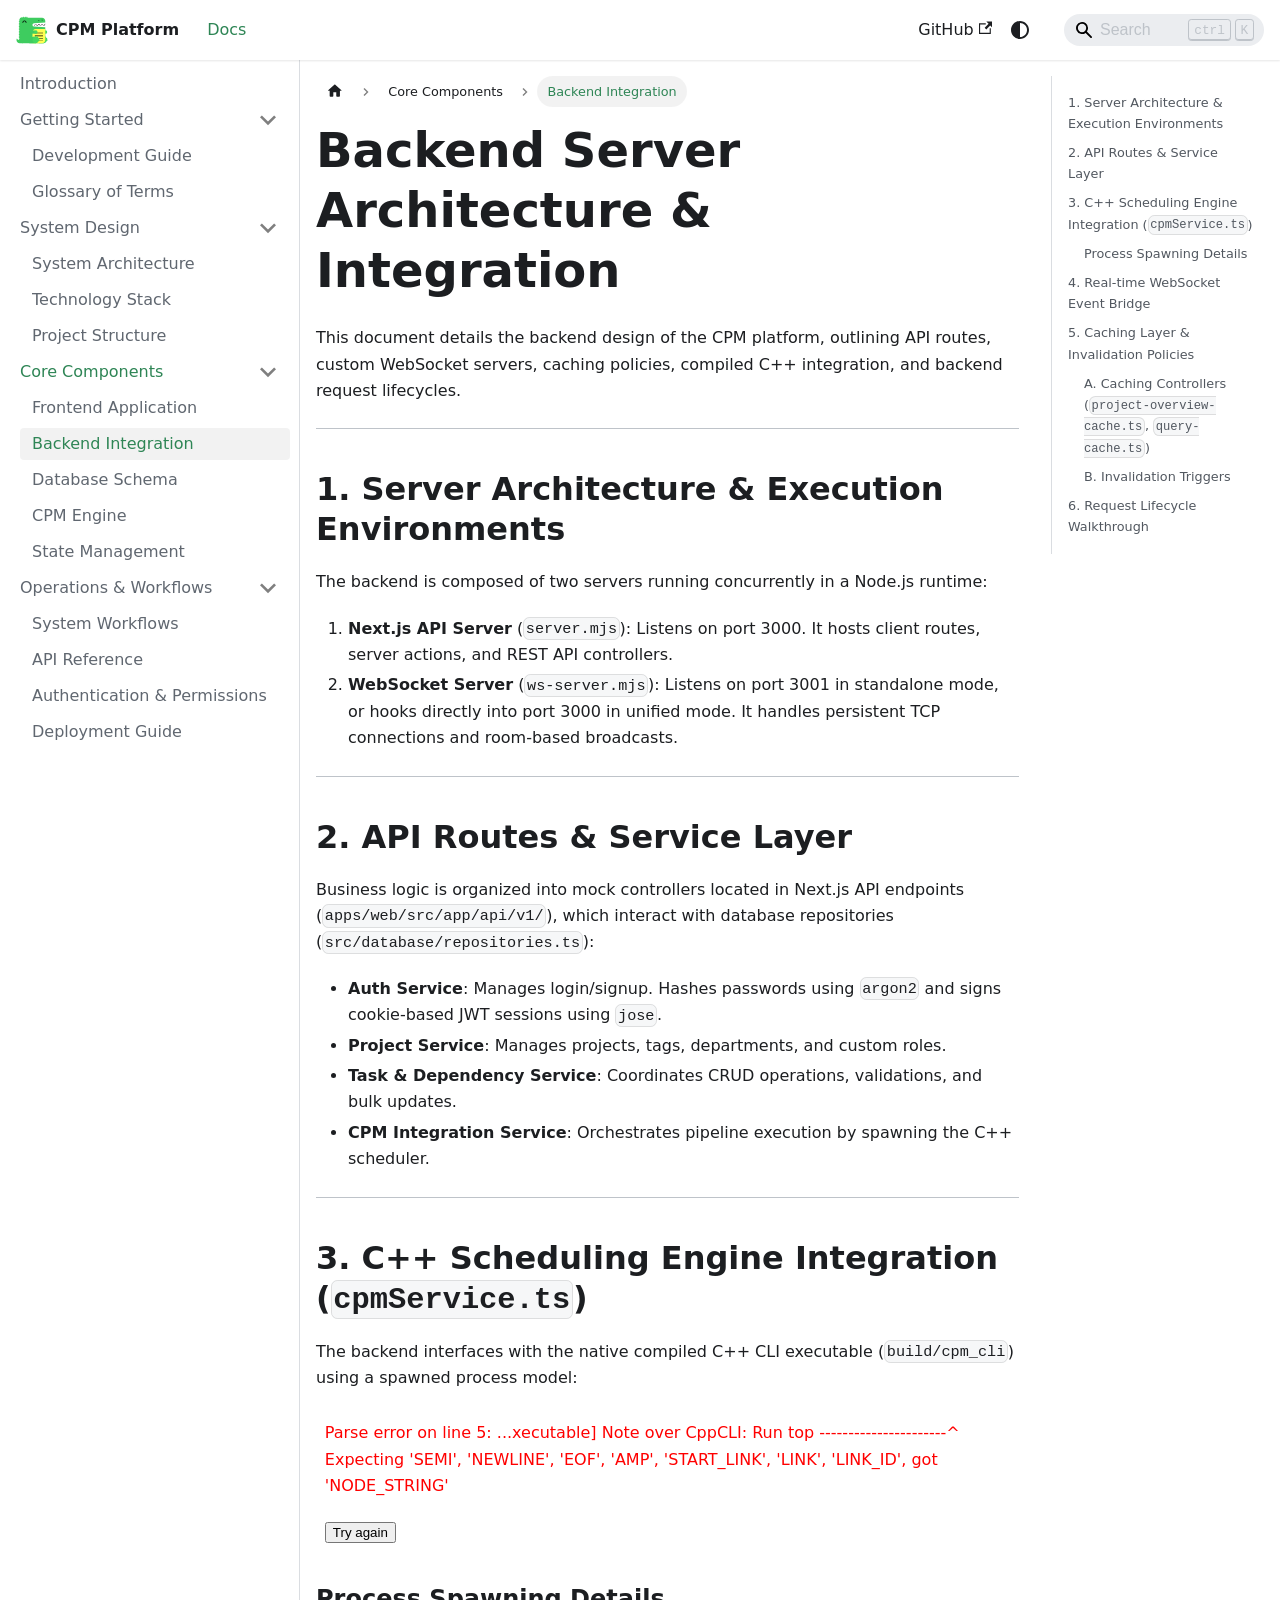
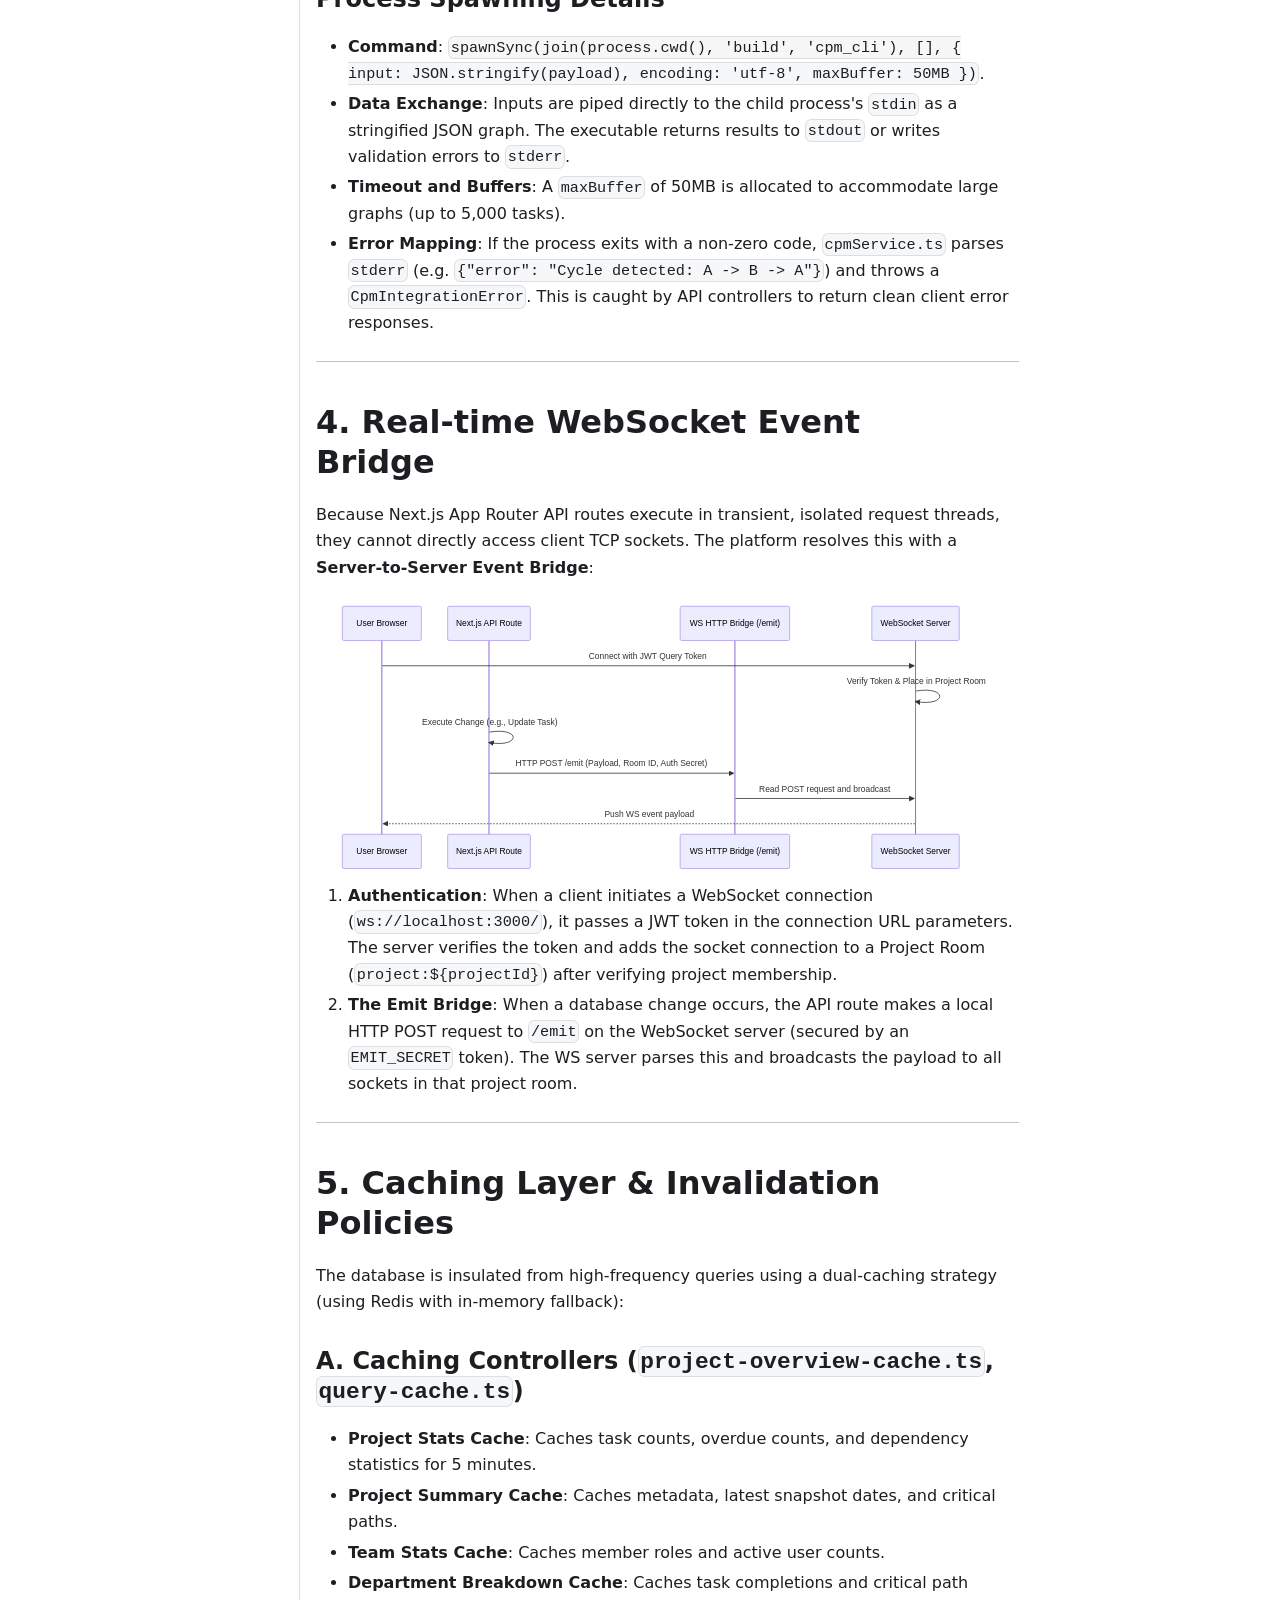
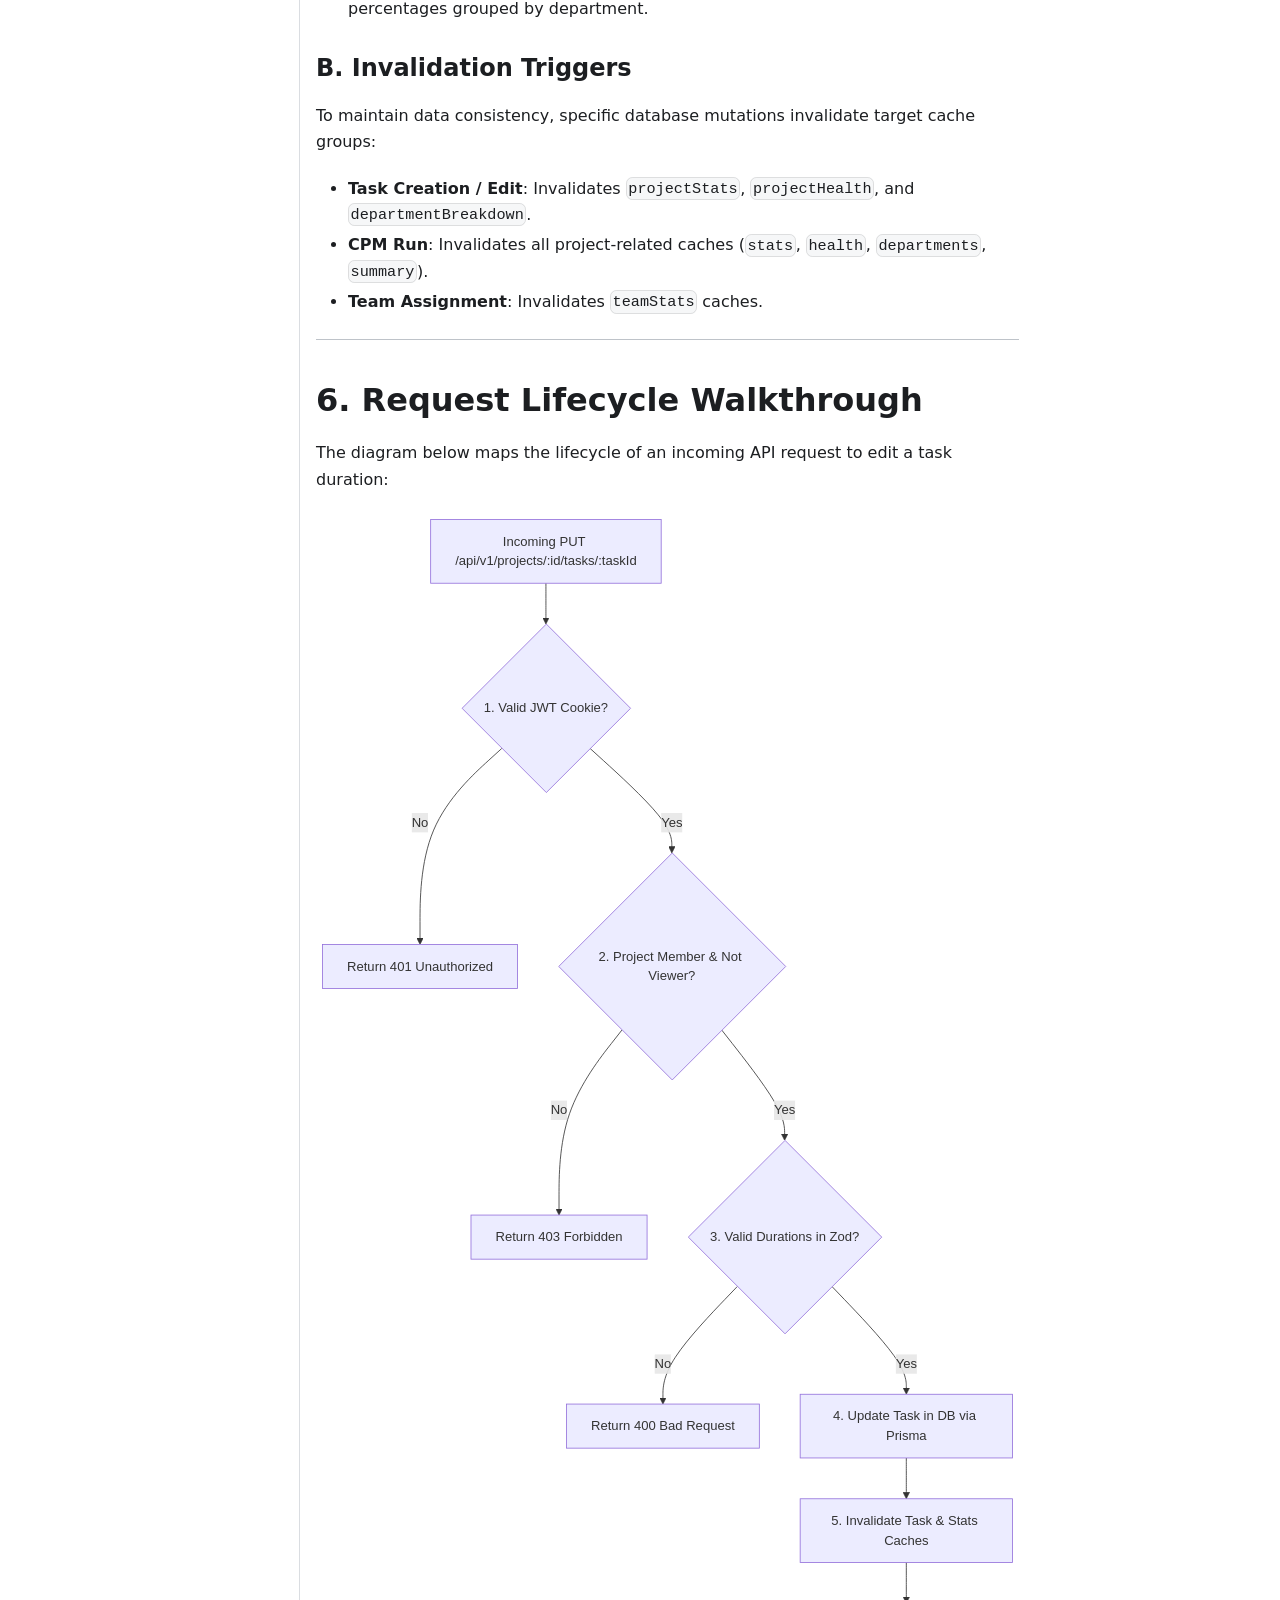
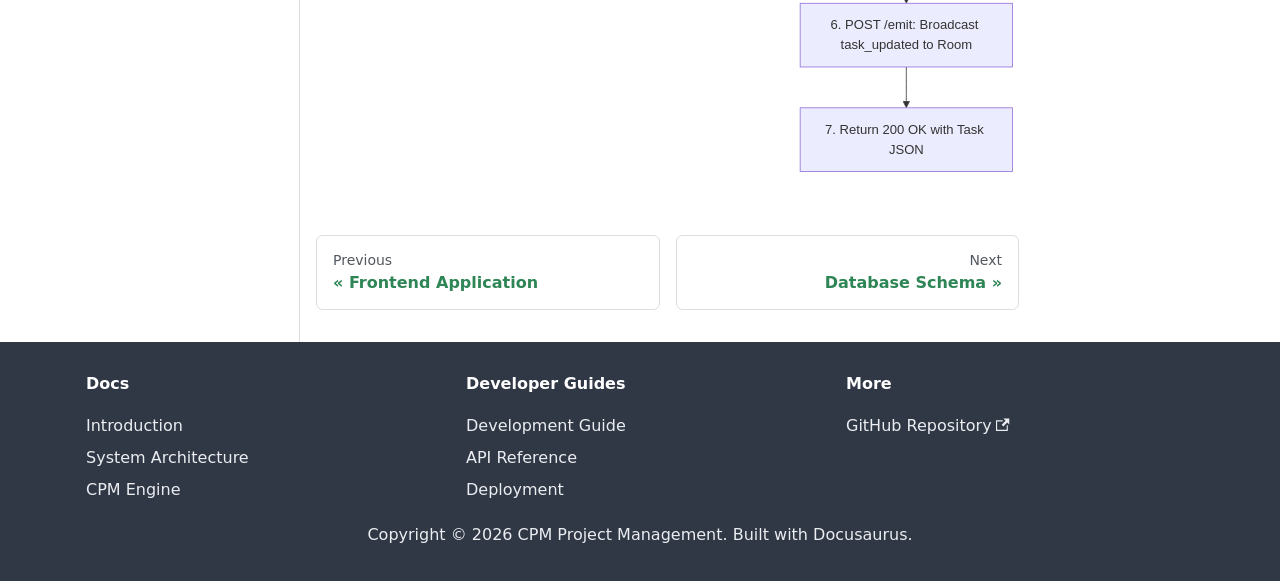
<file: projects/cpm-planner/docs/backend/index.html>
<!doctype html><html lang=en dir=ltr class="docs-wrapper plugin-docs plugin-id-default docs-version-current docs-doc-page docs-doc-id-backend" data-has-hydrated=false><head><meta charset=UTF-8><meta name=generator content="Docusaurus v3.10.1"><title data-rh=true>Backend Integration | CPM Platform</title><meta data-rh=true name=viewport content="width=device-width, initial-scale=1.0"/><meta data-rh=true name=twitter:card content=summary_large_image /><meta data-rh=true property=og:image content=https://dhruv-meshram.github.io/projects/cpm-planner/docs/img/docusaurus-social-card.jpg /><meta data-rh=true name=twitter:image content=https://dhruv-meshram.github.io/projects/cpm-planner/docs/img/docusaurus-social-card.jpg /><meta data-rh=true property=og:url content=https://dhruv-meshram.github.io/projects/cpm-planner/docs/backend /><meta data-rh=true property=og:locale content=en /><meta data-rh=true name=docusaurus_locale content=en /><meta data-rh=true name=docsearch:language content=en /><meta data-rh=true name=docusaurus_version content=current /><meta data-rh=true name=docusaurus_tag content=docs-default-current /><meta data-rh=true name=docsearch:version content=current /><meta data-rh=true name=docsearch:docusaurus_tag content=docs-default-current /><meta data-rh=true property=og:title content="Backend Integration | CPM Platform"/><meta data-rh=true name=description content="API routes, C++ IPC execution, and WebSocket bridge."/><meta data-rh=true property=og:description content="API routes, C++ IPC execution, and WebSocket bridge."/><link data-rh=true rel=icon href=/projects/cpm-planner/docs/img/favicon.ico /><link data-rh=true rel=canonical href=https://dhruv-meshram.github.io/projects/cpm-planner/docs/backend /><link data-rh=true rel=alternate href=https://dhruv-meshram.github.io/projects/cpm-planner/docs/backend hreflang=en /><link data-rh=true rel=alternate href=https://dhruv-meshram.github.io/projects/cpm-planner/docs/backend hreflang=x-default /><script data-rh=true type=application/ld+json>{"@context":"https://schema.org","@type":"BreadcrumbList","itemListElement":[{"@type":"ListItem","item":"https://dhruv-meshram.github.io/projects/cpm-planner/docs/backend","name":"Backend Integration","position":1}]}</script><link rel=stylesheet href=/projects/cpm-planner/docs/assets/css/styles.ddbc8645.css /><script src=/projects/cpm-planner/docs/assets/js/runtime~main.439d0e4f.js defer></script><script src=/projects/cpm-planner/docs/assets/js/main.a1f3c69b.js defer></script></head><body><svg style="display: none;"><defs>
<symbol id=theme-svg-external-link viewBox="0 0 24 24"><path fill=currentColor d="M21 13v10h-21v-19h12v2h-10v15h17v-8h2zm3-12h-10.988l4.035 4-6.977 7.07 2.828 2.828 6.977-7.07 4.125 4.172v-11z"/></symbol>
</defs></svg>
<script>!function(){var t=function(){try{return new URLSearchParams(window.location.search).get("docusaurus-theme")}catch(t){}}()||function(){try{return window.localStorage.getItem("theme-ac4")}catch(t){}}();document.documentElement.setAttribute("data-theme",t||(window.matchMedia("(prefers-color-scheme: dark)").matches?"dark":"light")),document.documentElement.setAttribute("data-theme-choice",t||"system")}(),function(){try{for(var[t,e]of new URLSearchParams(window.location.search).entries())if(t.startsWith("docusaurus-data-")){var a=t.replace("docusaurus-data-","data-");document.documentElement.setAttribute(a,e)}}catch(t){}}()</script><div id=__docusaurus><link rel=preload as=image href=/projects/cpm-planner/docs/img/logo.svg /><div role=region aria-label="Skip to main content"><a class=skipToContent_fXgn href=#__docusaurus_skipToContent_fallback>Skip to main content</a></div><nav aria-label=Main class="theme-layout-navbar navbar navbar--fixed-top"><div class=navbar__inner><div class="theme-layout-navbar-left navbar__items"><button aria-label="Toggle navigation bar" aria-expanded=false class="navbar__toggle clean-btn" type=button><svg width=30 height=30 viewBox="0 0 30 30" aria-hidden=true><path stroke=currentColor stroke-linecap=round stroke-miterlimit=10 stroke-width=2 d="M4 7h22M4 15h22M4 23h22"/></svg></button><a class=navbar__brand href=/projects/cpm-planner/docs/><div class=navbar__logo><img src=/projects/cpm-planner/docs/img/logo.svg alt="CPM Logo" class="themedComponent_mlkZ themedComponent--light_NVdE"/><img src=/projects/cpm-planner/docs/img/logo.svg alt="CPM Logo" class="themedComponent_mlkZ themedComponent--dark_xIcU"/></div><b class="navbar__title text--truncate">CPM Platform</b></a><a aria-current=page class="navbar__item navbar__link navbar__link--active" href=/projects/cpm-planner/docs/>Docs</a></div><div class="theme-layout-navbar-right navbar__items navbar__items--right"><a href=https://github.com/dhruv-meshram/cpm target=_blank rel="noopener noreferrer" class="navbar__item navbar__link">GitHub<svg width=13.5 height=13.5 aria-label="(opens in new tab)" class=iconExternalLink_nPIU><use href=#theme-svg-external-link /></svg></a><div class="toggle_vylO colorModeToggle_DEke"><button class="clean-btn toggleButton_gllP toggleButtonDisabled_aARS" type=button disabled title="system mode" aria-label="Switch between dark and light mode (currently system mode)"><svg viewBox="0 0 24 24" width=24 height=24 aria-hidden=true class="toggleIcon_g3eP lightToggleIcon_pyhR"><path fill=currentColor d="M12,9c1.65,0,3,1.35,3,3s-1.35,3-3,3s-3-1.35-3-3S10.35,9,12,9 M12,7c-2.76,0-5,2.24-5,5s2.24,5,5,5s5-2.24,5-5 S14.76,7,12,7L12,7z M2,13l2,0c0.55,0,1-0.45,1-1s-0.45-1-1-1l-2,0c-0.55,0-1,0.45-1,1S1.45,13,2,13z M20,13l2,0c0.55,0,1-0.45,1-1 s-0.45-1-1-1l-2,0c-0.55,0-1,0.45-1,1S19.45,13,20,13z M11,2v2c0,0.55,0.45,1,1,1s1-0.45,1-1V2c0-0.55-0.45-1-1-1S11,1.45,11,2z M11,20v2c0,0.55,0.45,1,1,1s1-0.45,1-1v-2c0-0.55-0.45-1-1-1C11.45,19,11,19.45,11,20z M5.99,4.58c-0.39-0.39-1.03-0.39-1.41,0 c-0.39,0.39-0.39,1.03,0,1.41l1.06,1.06c0.39,0.39,1.03,0.39,1.41,0s0.39-1.03,0-1.41L5.99,4.58z M18.36,16.95 c-0.39-0.39-1.03-0.39-1.41,0c-0.39,0.39-0.39,1.03,0,1.41l1.06,1.06c0.39,0.39,1.03,0.39,1.41,0c0.39-0.39,0.39-1.03,0-1.41 L18.36,16.95z M19.42,5.99c0.39-0.39,0.39-1.03,0-1.41c-0.39-0.39-1.03-0.39-1.41,0l-1.06,1.06c-0.39,0.39-0.39,1.03,0,1.41 s1.03,0.39,1.41,0L19.42,5.99z M7.05,18.36c0.39-0.39,0.39-1.03,0-1.41c-0.39-0.39-1.03-0.39-1.41,0l-1.06,1.06 c-0.39,0.39-0.39,1.03,0,1.41s1.03,0.39,1.41,0L7.05,18.36z"/></svg><svg viewBox="0 0 24 24" width=24 height=24 aria-hidden=true class="toggleIcon_g3eP darkToggleIcon_wfgR"><path fill=currentColor d="M9.37,5.51C9.19,6.15,9.1,6.82,9.1,7.5c0,4.08,3.32,7.4,7.4,7.4c0.68,0,1.35-0.09,1.99-0.27C17.45,17.19,14.93,19,12,19 c-3.86,0-7-3.14-7-7C5,9.07,6.81,6.55,9.37,5.51z M12,3c-4.97,0-9,4.03-9,9s4.03,9,9,9s9-4.03,9-9c0-0.46-0.04-0.92-0.1-1.36 c-0.98,1.37-2.58,2.26-4.4,2.26c-2.98,0-5.4-2.42-5.4-5.4c0-1.81,0.89-3.42,2.26-4.4C12.92,3.04,12.46,3,12,3L12,3z"/></svg><svg viewBox="0 0 24 24" width=24 height=24 aria-hidden=true class="toggleIcon_g3eP systemToggleIcon_QzmC"><path fill=currentColor d="m12 21c4.971 0 9-4.029 9-9s-4.029-9-9-9-9 4.029-9 9 4.029 9 9 9zm4.95-13.95c1.313 1.313 2.05 3.093 2.05 4.95s-0.738 3.637-2.05 4.95c-1.313 1.313-3.093 2.05-4.95 2.05v-14c1.857 0 3.637 0.737 4.95 2.05z"/></svg></button></div><div class=navbarSearchContainer_Bca1><div class="navbar__search searchBarContainer_NW3z" dir=ltr><input placeholder=Search aria-label=Search class="navbar__search-input searchInput_YFbd" value="" /><div class="loadingRing_RJI3 searchBarLoadingRing_YnHq"><div></div><div></div><div></div><div></div></div></div></div></div></div><div role=presentation class=navbar-sidebar__backdrop></div></nav><div id=__docusaurus_skipToContent_fallback class="theme-layout-main main-wrapper mainWrapper_z2l0"><div class=docsWrapper_hBAB><button aria-label="Scroll back to top" class="clean-btn theme-back-to-top-button backToTopButton_sjWU" type=button></button><div class=docRoot_UBD9><aside class="theme-doc-sidebar-container docSidebarContainer_YfHR"><div class=sidebarViewport_aRkj><div class=sidebar_njMd><nav aria-label="Docs sidebar" class="menu thin-scrollbar menu_SIkG"><ul class="theme-doc-sidebar-menu menu__list"><li class="theme-doc-sidebar-item-link theme-doc-sidebar-item-link-level-1 menu__list-item"><a class=menu__link href=/projects/cpm-planner/docs/><span title=Introduction class=linkLabel_WmDU>Introduction</span></a><li class="theme-doc-sidebar-item-category theme-doc-sidebar-item-category-level-1 menu__list-item"><div class=menu__list-item-collapsible><a class="categoryLink_byQd menu__link menu__link--sublist menu__link--sublist-caret" role=button aria-expanded=true href=/projects/cpm-planner/docs/development-guide><span title="Getting Started" class=categoryLinkLabel_W154>Getting Started</span></a></div><ul class=menu__list><li class="theme-doc-sidebar-item-link theme-doc-sidebar-item-link-level-2 menu__list-item"><a class=menu__link tabindex=0 href=/projects/cpm-planner/docs/development-guide><span title="Development Guide" class=linkLabel_WmDU>Development Guide</span></a><li class="theme-doc-sidebar-item-link theme-doc-sidebar-item-link-level-2 menu__list-item"><a class=menu__link tabindex=0 href=/projects/cpm-planner/docs/glossary><span title="Glossary of Terms" class=linkLabel_WmDU>Glossary of Terms</span></a></ul><li class="theme-doc-sidebar-item-category theme-doc-sidebar-item-category-level-1 menu__list-item"><div class=menu__list-item-collapsible><a class="categoryLink_byQd menu__link menu__link--sublist menu__link--sublist-caret" role=button aria-expanded=true href=/projects/cpm-planner/docs/architecture><span title="System Design" class=categoryLinkLabel_W154>System Design</span></a></div><ul class=menu__list><li class="theme-doc-sidebar-item-link theme-doc-sidebar-item-link-level-2 menu__list-item"><a class=menu__link tabindex=0 href=/projects/cpm-planner/docs/architecture><span title="System Architecture" class=linkLabel_WmDU>System Architecture</span></a><li class="theme-doc-sidebar-item-link theme-doc-sidebar-item-link-level-2 menu__list-item"><a class=menu__link tabindex=0 href=/projects/cpm-planner/docs/tech-stack><span title="Technology Stack" class=linkLabel_WmDU>Technology Stack</span></a><li class="theme-doc-sidebar-item-link theme-doc-sidebar-item-link-level-2 menu__list-item"><a class=menu__link tabindex=0 href=/projects/cpm-planner/docs/project-structure><span title="Project Structure" class=linkLabel_WmDU>Project Structure</span></a></ul><li class="theme-doc-sidebar-item-category theme-doc-sidebar-item-category-level-1 menu__list-item"><div class=menu__list-item-collapsible><a class="categoryLink_byQd menu__link menu__link--sublist menu__link--sublist-caret menu__link--active" role=button aria-expanded=true href=/projects/cpm-planner/docs/frontend><span title="Core Components" class=categoryLinkLabel_W154>Core Components</span></a></div><ul class=menu__list><li class="theme-doc-sidebar-item-link theme-doc-sidebar-item-link-level-2 menu__list-item"><a class=menu__link tabindex=0 href=/projects/cpm-planner/docs/frontend><span title="Frontend Application" class=linkLabel_WmDU>Frontend Application</span></a><li class="theme-doc-sidebar-item-link theme-doc-sidebar-item-link-level-2 menu__list-item"><a class="menu__link menu__link--active" aria-current=page tabindex=0 href=/projects/cpm-planner/docs/backend><span title="Backend Integration" class=linkLabel_WmDU>Backend Integration</span></a><li class="theme-doc-sidebar-item-link theme-doc-sidebar-item-link-level-2 menu__list-item"><a class=menu__link tabindex=0 href=/projects/cpm-planner/docs/database><span title="Database Schema" class=linkLabel_WmDU>Database Schema</span></a><li class="theme-doc-sidebar-item-link theme-doc-sidebar-item-link-level-2 menu__list-item"><a class=menu__link tabindex=0 href=/projects/cpm-planner/docs/cpm_engine><span title="CPM Engine" class=linkLabel_WmDU>CPM Engine</span></a><li class="theme-doc-sidebar-item-link theme-doc-sidebar-item-link-level-2 menu__list-item"><a class=menu__link tabindex=0 href=/projects/cpm-planner/docs/state-management><span title="State Management" class=linkLabel_WmDU>State Management</span></a></ul><li class="theme-doc-sidebar-item-category theme-doc-sidebar-item-category-level-1 menu__list-item"><div class=menu__list-item-collapsible><a class="categoryLink_byQd menu__link menu__link--sublist menu__link--sublist-caret" role=button aria-expanded=true href=/projects/cpm-planner/docs/workflows><span title="Operations & Workflows" class=categoryLinkLabel_W154>Operations & Workflows</span></a></div><ul class=menu__list><li class="theme-doc-sidebar-item-link theme-doc-sidebar-item-link-level-2 menu__list-item"><a class=menu__link tabindex=0 href=/projects/cpm-planner/docs/workflows><span title="System Workflows" class=linkLabel_WmDU>System Workflows</span></a><li class="theme-doc-sidebar-item-link theme-doc-sidebar-item-link-level-2 menu__list-item"><a class=menu__link tabindex=0 href=/projects/cpm-planner/docs/api><span title="API Reference" class=linkLabel_WmDU>API Reference</span></a><li class="theme-doc-sidebar-item-link theme-doc-sidebar-item-link-level-2 menu__list-item"><a class=menu__link tabindex=0 href=/projects/cpm-planner/docs/authentication><span title="Authentication & Permissions" class=linkLabel_WmDU>Authentication & Permissions</span></a><li class="theme-doc-sidebar-item-link theme-doc-sidebar-item-link-level-2 menu__list-item"><a class=menu__link tabindex=0 href=/projects/cpm-planner/docs/deployment><span title="Deployment Guide" class=linkLabel_WmDU>Deployment Guide</span></a></ul></ul></nav></div></div></aside><main class=docMainContainer_TBSr><div class="container padding-top--md padding-bottom--lg"><div class=row><div class="col docItemCol_VOVn"><div class=docItemContainer_Djhp><article><nav class="theme-doc-breadcrumbs breadcrumbsContainer_Z_bl" aria-label=Breadcrumbs><ul class=breadcrumbs><li class=breadcrumbs__item><a aria-label="Home page" class=breadcrumbs__link href=/projects/cpm-planner/docs/><svg viewBox="0 0 24 24" class=breadcrumbHomeIcon_YNFT><path d="M10 19v-5h4v5c0 .55.45 1 1 1h3c.55 0 1-.45 1-1v-7h1.7c.46 0 .68-.57.33-.87L12.67 3.6c-.38-.34-.96-.34-1.34 0l-8.36 7.53c-.34.3-.13.87.33.87H5v7c0 .55.45 1 1 1h3c.55 0 1-.45 1-1z" fill=currentColor /></svg></a><li class=breadcrumbs__item><span class=breadcrumbs__link>Core Components</span><li class="breadcrumbs__item breadcrumbs__item--active"><span class=breadcrumbs__link>Backend Integration</span></ul></nav><div class="tocCollapsible_ETCw theme-doc-toc-mobile tocMobile_ITEo"><button type=button class="clean-btn tocCollapsibleButton_TO0P">On this page</button></div><div class="theme-doc-markdown markdown"><header><h1>Backend Server Architecture & Integration</h1></header>
<p>This document details the backend design of the CPM platform, outlining API routes, custom WebSocket servers, caching policies, compiled C++ integration, and backend request lifecycles.</p>
<hr/>
<h2 class="anchor anchorTargetStickyNavbar_Vzrq" id=1-server-architecture--execution-environments>1. Server Architecture & Execution Environments<a href=#1-server-architecture--execution-environments class=hash-link aria-label="Direct link to 1. Server Architecture & Execution Environments" title="Direct link to 1. Server Architecture & Execution Environments" translate=no>​</a></h2>
<p>The backend is composed of two servers running concurrently in a Node.js runtime:</p>
<ol>
<li class=""><strong>Next.js API Server</strong> (<code>server.mjs</code>): Listens on port 3000. It hosts client routes, server actions, and REST API controllers.</li>
<li class=""><strong>WebSocket Server</strong> (<code>ws-server.mjs</code>): Listens on port 3001 in standalone mode, or hooks directly into port 3000 in unified mode. It handles persistent TCP connections and room-based broadcasts.</li>
</ol>
<hr/>
<h2 class="anchor anchorTargetStickyNavbar_Vzrq" id=2-api-routes--service-layer>2. API Routes & Service Layer<a href=#2-api-routes--service-layer class=hash-link aria-label="Direct link to 2. API Routes & Service Layer" title="Direct link to 2. API Routes & Service Layer" translate=no>​</a></h2>
<p>Business logic is organized into mock controllers located in Next.js API endpoints (<code>apps/web/src/app/api/v1/</code>), which interact with database repositories (<code>src/database/repositories.ts</code>):</p>
<ul>
<li class=""><strong>Auth Service</strong>: Manages login/signup. Hashes passwords using <code>argon2</code> and signs cookie-based JWT sessions using <code>jose</code>.</li>
<li class=""><strong>Project Service</strong>: Manages projects, tags, departments, and custom roles.</li>
<li class=""><strong>Task & Dependency Service</strong>: Coordinates CRUD operations, validations, and bulk updates.</li>
<li class=""><strong>CPM Integration Service</strong>: Orchestrates pipeline execution by spawning the C++ scheduler.</li>
</ul>
<hr/>
<h2 class="anchor anchorTargetStickyNavbar_Vzrq" id=3-c-scheduling-engine-integration-cpmservicets>3. C++ Scheduling Engine Integration (<code>cpmService.ts</code>)<a href=#3-c-scheduling-engine-integration-cpmservicets class=hash-link aria-label="Direct link to 3-c-scheduling-engine-integration-cpmservicets" title="Direct link to 3-c-scheduling-engine-integration-cpmservicets" translate=no>​</a></h2>
<p>The backend interfaces with the native compiled C++ CLI executable (<code>build/cpm_cli</code>) using a spawned process model:</p>
<!-- -->
<h3 class="anchor anchorTargetStickyNavbar_Vzrq" id=process-spawning-details>Process Spawning Details<a href=#process-spawning-details class=hash-link aria-label="Direct link to Process Spawning Details" title="Direct link to Process Spawning Details" translate=no>​</a></h3>
<ul>
<li class=""><strong>Command</strong>: <code>spawnSync(join(process.cwd(), 'build', 'cpm_cli'), [], { input: JSON.stringify(payload), encoding: 'utf-8', maxBuffer: 50MB })</code>.</li>
<li class=""><strong>Data Exchange</strong>: Inputs are piped directly to the child process's <code>stdin</code> as a stringified JSON graph. The executable returns results to <code>stdout</code> or writes validation errors to <code>stderr</code>.</li>
<li class=""><strong>Timeout and Buffers</strong>: A <code>maxBuffer</code> of 50MB is allocated to accommodate large graphs (up to 5,000 tasks).</li>
<li class=""><strong>Error Mapping</strong>: If the process exits with a non-zero code, <code>cpmService.ts</code> parses <code>stderr</code> (e.g. <code>{"error": "Cycle detected: A -> B -> A"}</code>) and throws a <code>CpmIntegrationError</code>. This is caught by API controllers to return clean client error responses.</li>
</ul>
<hr/>
<h2 class="anchor anchorTargetStickyNavbar_Vzrq" id=4-real-time-websocket-event-bridge>4. Real-time WebSocket Event Bridge<a href=#4-real-time-websocket-event-bridge class=hash-link aria-label="Direct link to 4. Real-time WebSocket Event Bridge" title="Direct link to 4. Real-time WebSocket Event Bridge" translate=no>​</a></h2>
<p>Because Next.js App Router API routes execute in transient, isolated request threads, they cannot directly access client TCP sockets. The platform resolves this with a <strong>Server-to-Server Event Bridge</strong>:</p>
<!-- -->
<ol>
<li class=""><strong>Authentication</strong>: When a client initiates a WebSocket connection (<code>ws://localhost:3000/</code>), it passes a JWT token in the connection URL parameters. The server verifies the token and adds the socket connection to a Project Room (<code>project:${projectId}</code>) after verifying project membership.</li>
<li class=""><strong>The Emit Bridge</strong>: When a database change occurs, the API route makes a local HTTP POST request to <code>/emit</code> on the WebSocket server (secured by an <code>EMIT_SECRET</code> token). The WS server parses this and broadcasts the payload to all sockets in that project room.</li>
</ol>
<hr/>
<h2 class="anchor anchorTargetStickyNavbar_Vzrq" id=5-caching-layer--invalidation-policies>5. Caching Layer & Invalidation Policies<a href=#5-caching-layer--invalidation-policies class=hash-link aria-label="Direct link to 5. Caching Layer & Invalidation Policies" title="Direct link to 5. Caching Layer & Invalidation Policies" translate=no>​</a></h2>
<p>The database is insulated from high-frequency queries using a dual-caching strategy (using Redis with in-memory fallback):</p>
<h3 class="anchor anchorTargetStickyNavbar_Vzrq" id=a-caching-controllers-project-overview-cachets-query-cachets>A. Caching Controllers (<code>project-overview-cache.ts</code>, <code>query-cache.ts</code>)<a href=#a-caching-controllers-project-overview-cachets-query-cachets class=hash-link aria-label="Direct link to a-caching-controllers-project-overview-cachets-query-cachets" title="Direct link to a-caching-controllers-project-overview-cachets-query-cachets" translate=no>​</a></h3>
<ul>
<li class=""><strong>Project Stats Cache</strong>: Caches task counts, overdue counts, and dependency statistics for 5 minutes.</li>
<li class=""><strong>Project Summary Cache</strong>: Caches metadata, latest snapshot dates, and critical paths.</li>
<li class=""><strong>Team Stats Cache</strong>: Caches member roles and active user counts.</li>
<li class=""><strong>Department Breakdown Cache</strong>: Caches task completions and critical path percentages grouped by department.</li>
</ul>
<h3 class="anchor anchorTargetStickyNavbar_Vzrq" id=b-invalidation-triggers>B. Invalidation Triggers<a href=#b-invalidation-triggers class=hash-link aria-label="Direct link to B. Invalidation Triggers" title="Direct link to B. Invalidation Triggers" translate=no>​</a></h3>
<p>To maintain data consistency, specific database mutations invalidate target cache groups:</p>
<ul>
<li class=""><strong>Task Creation / Edit</strong>: Invalidates <code>projectStats</code>, <code>projectHealth</code>, and <code>departmentBreakdown</code>.</li>
<li class=""><strong>CPM Run</strong>: Invalidates all project-related caches (<code>stats</code>, <code>health</code>, <code>departments</code>, <code>summary</code>).</li>
<li class=""><strong>Team Assignment</strong>: Invalidates <code>teamStats</code> caches.</li>
</ul>
<hr/>
<h2 class="anchor anchorTargetStickyNavbar_Vzrq" id=6-request-lifecycle-walkthrough>6. Request Lifecycle Walkthrough<a href=#6-request-lifecycle-walkthrough class=hash-link aria-label="Direct link to 6. Request Lifecycle Walkthrough" title="Direct link to 6. Request Lifecycle Walkthrough" translate=no>​</a></h2>
<p>The diagram below maps the lifecycle of an incoming API request to edit a task duration:</p>
</div></article><nav class="docusaurus-mt-lg pagination-nav" aria-label="Docs pages"><a class="pagination-nav__link pagination-nav__link--prev" href=/projects/cpm-planner/docs/frontend><div class=pagination-nav__sublabel>Previous</div><div class=pagination-nav__label>Frontend Application</div></a><a class="pagination-nav__link pagination-nav__link--next" href=/projects/cpm-planner/docs/database><div class=pagination-nav__sublabel>Next</div><div class=pagination-nav__label>Database Schema</div></a></nav></div></div><div class="col col--3"><div class="tableOfContents_bqdL thin-scrollbar theme-doc-toc-desktop"><ul class="table-of-contents table-of-contents__left-border"><li><a href=#1-server-architecture--execution-environments class="table-of-contents__link toc-highlight">1. Server Architecture & Execution Environments</a><li><a href=#2-api-routes--service-layer class="table-of-contents__link toc-highlight">2. API Routes & Service Layer</a><li><a href=#3-c-scheduling-engine-integration-cpmservicets class="table-of-contents__link toc-highlight">3. C++ Scheduling Engine Integration (<code>cpmService.ts</code>)</a><ul><li><a href=#process-spawning-details class="table-of-contents__link toc-highlight">Process Spawning Details</a></ul><li><a href=#4-real-time-websocket-event-bridge class="table-of-contents__link toc-highlight">4. Real-time WebSocket Event Bridge</a><li><a href=#5-caching-layer--invalidation-policies class="table-of-contents__link toc-highlight">5. Caching Layer & Invalidation Policies</a><ul><li><a href=#a-caching-controllers-project-overview-cachets-query-cachets class="table-of-contents__link toc-highlight">A. Caching Controllers (<code>project-overview-cache.ts</code>, <code>query-cache.ts</code>)</a><li><a href=#b-invalidation-triggers class="table-of-contents__link toc-highlight">B. Invalidation Triggers</a></ul><li><a href=#6-request-lifecycle-walkthrough class="table-of-contents__link toc-highlight">6. Request Lifecycle Walkthrough</a></ul></div></div></div></div></main></div></div></div><footer class="theme-layout-footer footer footer--dark"><div class="container container-fluid"><div class="row footer__links"><div class="theme-layout-footer-column col footer__col"><div class=footer__title>Docs</div><ul class="footer__items clean-list"><li class=footer__item><a class=footer__link-item href=/projects/cpm-planner/docs/>Introduction</a><li class=footer__item><a class=footer__link-item href=/projects/cpm-planner/docs/architecture>System Architecture</a><li class=footer__item><a class=footer__link-item href=/projects/cpm-planner/docs/cpm_engine>CPM Engine</a></ul></div><div class="theme-layout-footer-column col footer__col"><div class=footer__title>Developer Guides</div><ul class="footer__items clean-list"><li class=footer__item><a class=footer__link-item href=/projects/cpm-planner/docs/development-guide>Development Guide</a><li class=footer__item><a class=footer__link-item href=/projects/cpm-planner/docs/api>API Reference</a><li class=footer__item><a class=footer__link-item href=/projects/cpm-planner/docs/deployment>Deployment</a></ul></div><div class="theme-layout-footer-column col footer__col"><div class=footer__title>More</div><ul class="footer__items clean-list"><li class=footer__item><a href=https://github.com/dhruv-meshram/cpm target=_blank rel="noopener noreferrer" class=footer__link-item>GitHub Repository<svg width=13.5 height=13.5 aria-label="(opens in new tab)" class=iconExternalLink_nPIU><use href=#theme-svg-external-link /></svg></a></ul></div></div><div class="footer__bottom text--center"><div class=footer__copyright>Copyright © 2026 CPM Project Management. Built with Docusaurus.</div></div></div></footer></div></body>
</file>
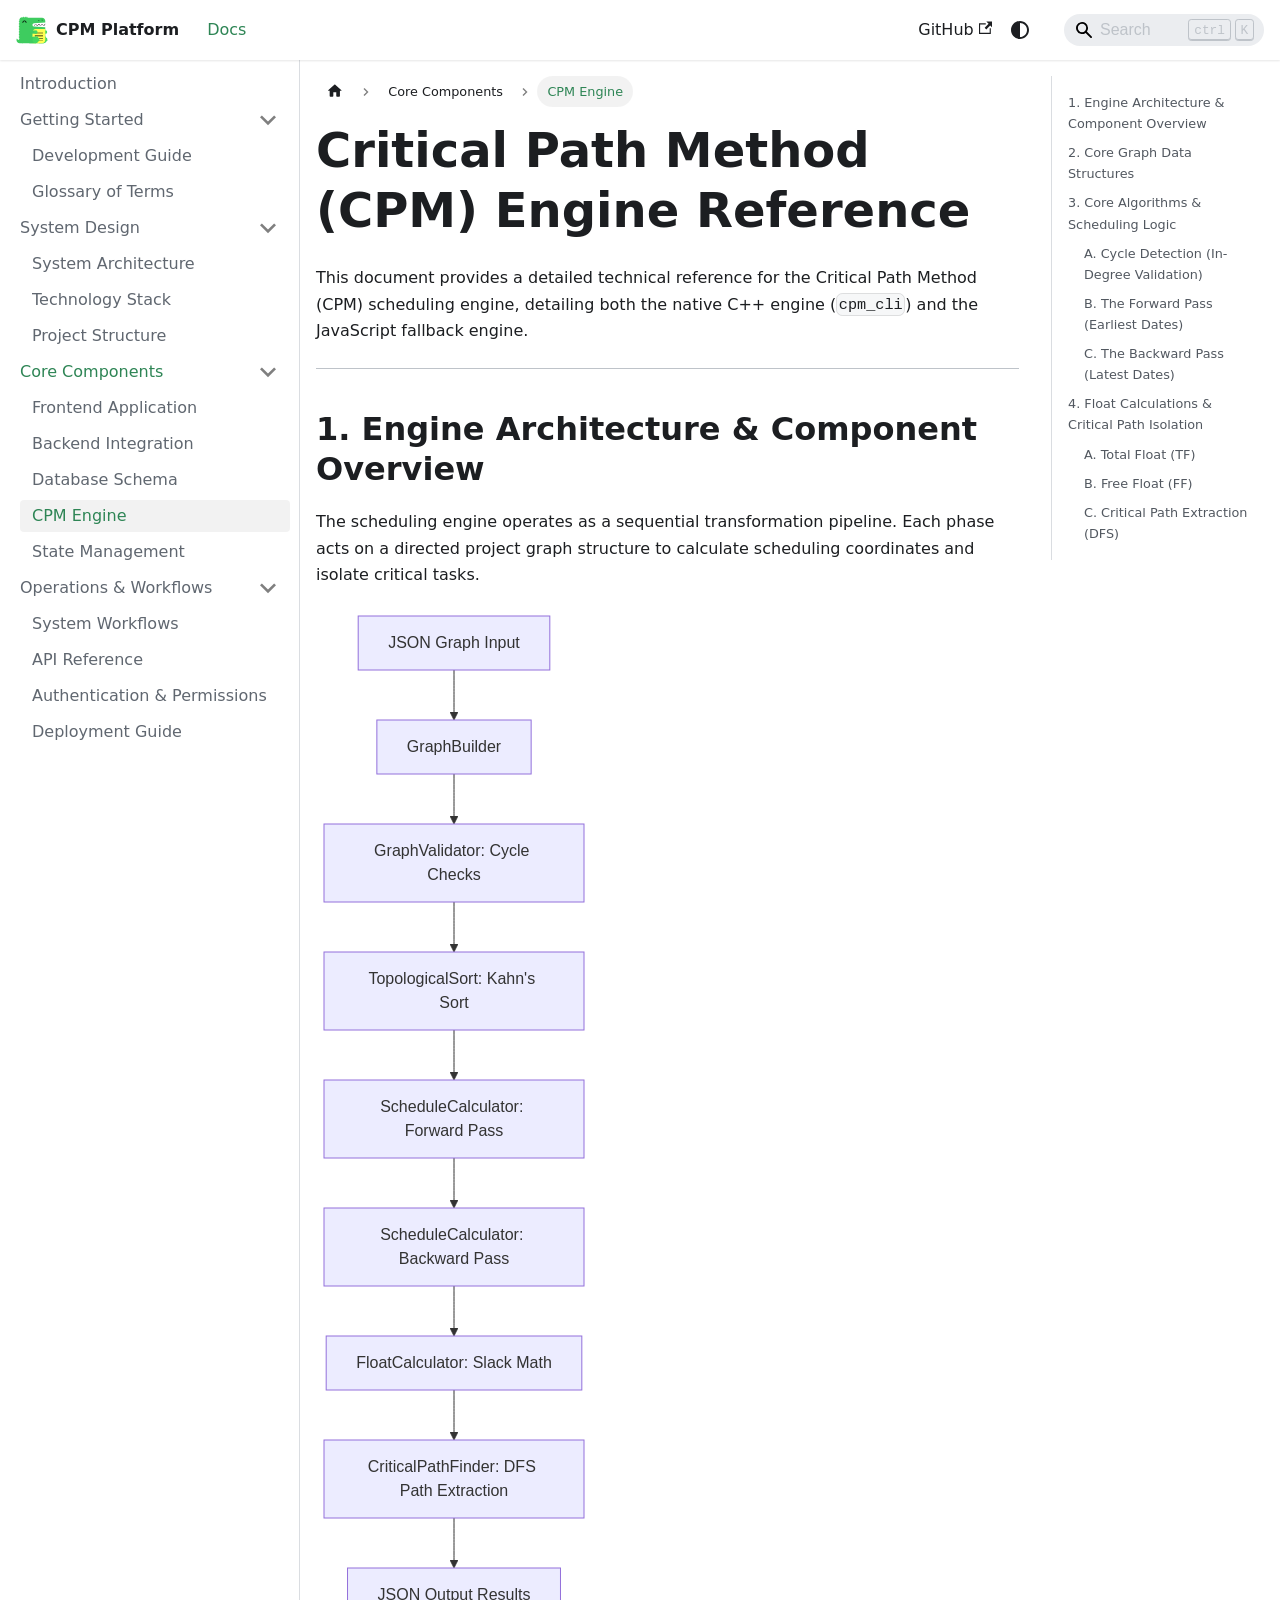
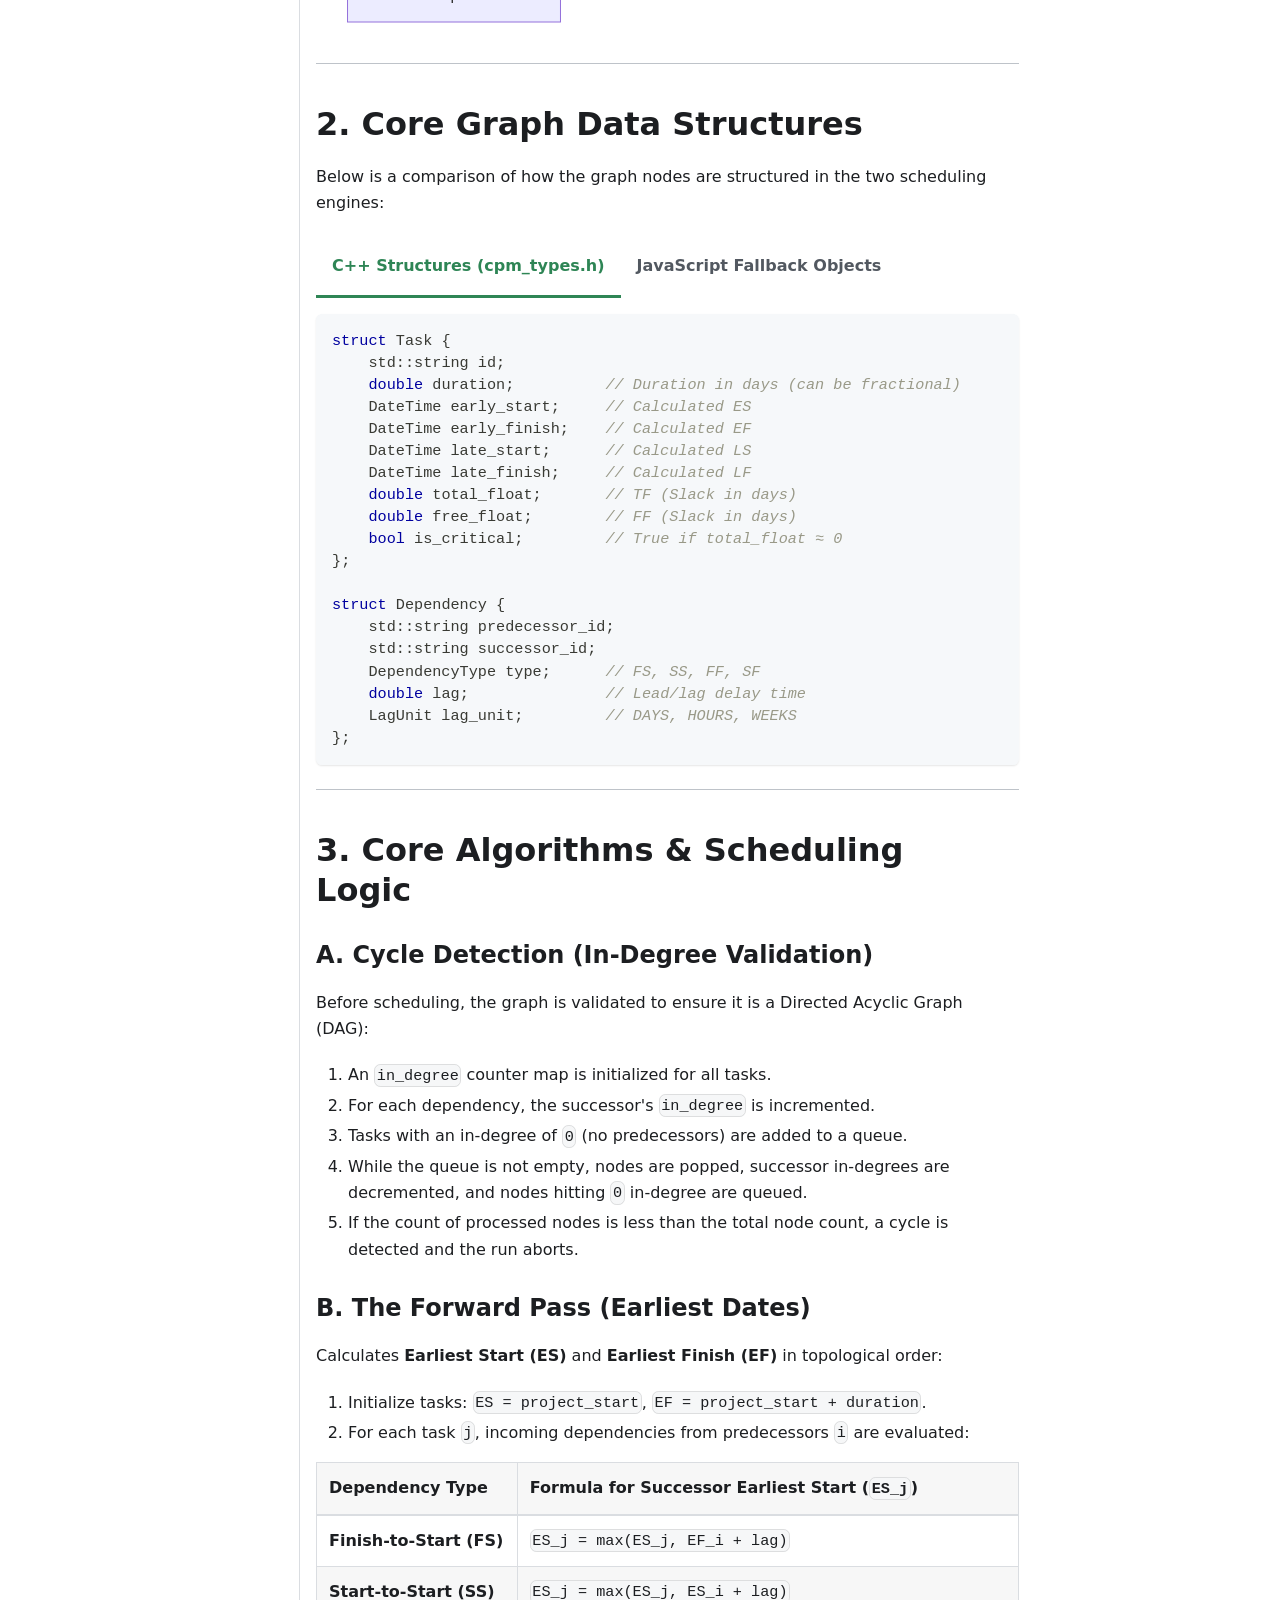
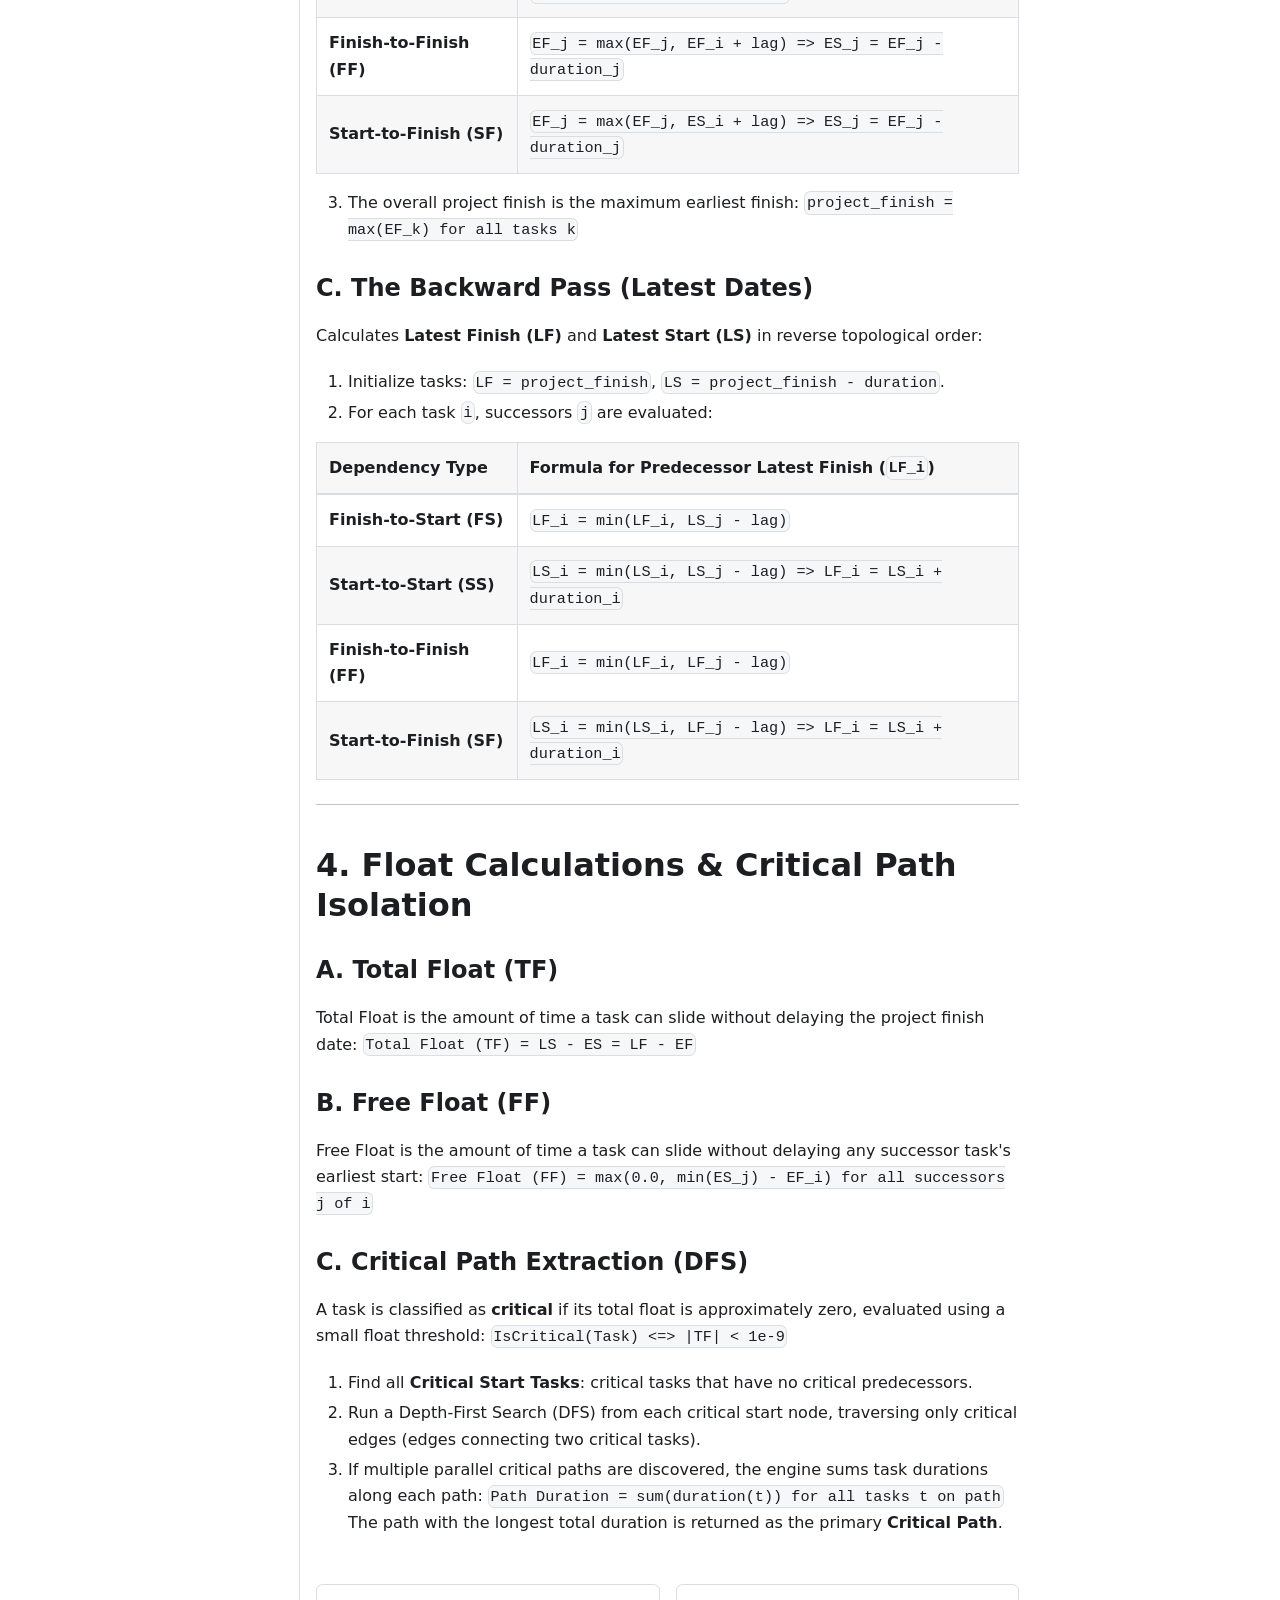
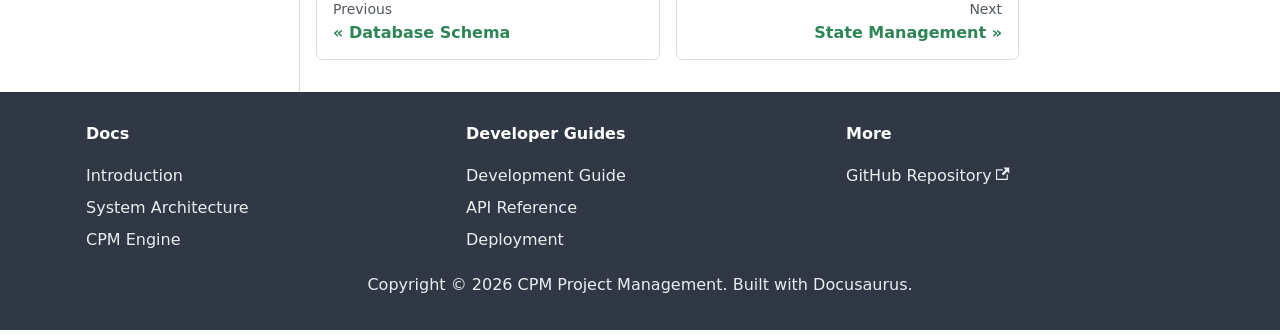
<file: projects/cpm-planner/docs/cpm_engine/index.html>
<!doctype html><html lang=en dir=ltr class="docs-wrapper plugin-docs plugin-id-default docs-version-current docs-doc-page docs-doc-id-cpm_engine" data-has-hydrated=false><head><meta charset=UTF-8><meta name=generator content="Docusaurus v3.10.1"><title data-rh=true>CPM Engine | CPM Platform</title><meta data-rh=true name=viewport content="width=device-width, initial-scale=1.0"/><meta data-rh=true name=twitter:card content=summary_large_image /><meta data-rh=true property=og:image content=https://dhruv-meshram.github.io/projects/cpm-planner/docs/img/docusaurus-social-card.jpg /><meta data-rh=true name=twitter:image content=https://dhruv-meshram.github.io/projects/cpm-planner/docs/img/docusaurus-social-card.jpg /><meta data-rh=true property=og:url content=https://dhruv-meshram.github.io/projects/cpm-planner/docs/cpm_engine /><meta data-rh=true property=og:locale content=en /><meta data-rh=true name=docusaurus_locale content=en /><meta data-rh=true name=docsearch:language content=en /><meta data-rh=true name=docusaurus_version content=current /><meta data-rh=true name=docusaurus_tag content=docs-default-current /><meta data-rh=true name=docsearch:version content=current /><meta data-rh=true name=docsearch:docusaurus_tag content=docs-default-current /><meta data-rh=true property=og:title content="CPM Engine | CPM Platform"/><meta data-rh=true name=description content="C++ scheduling mathematical models and JavaScript fallbacks."/><meta data-rh=true property=og:description content="C++ scheduling mathematical models and JavaScript fallbacks."/><link data-rh=true rel=icon href=/projects/cpm-planner/docs/img/favicon.ico /><link data-rh=true rel=canonical href=https://dhruv-meshram.github.io/projects/cpm-planner/docs/cpm_engine /><link data-rh=true rel=alternate href=https://dhruv-meshram.github.io/projects/cpm-planner/docs/cpm_engine hreflang=en /><link data-rh=true rel=alternate href=https://dhruv-meshram.github.io/projects/cpm-planner/docs/cpm_engine hreflang=x-default /><script data-rh=true type=application/ld+json>{"@context":"https://schema.org","@type":"BreadcrumbList","itemListElement":[{"@type":"ListItem","item":"https://dhruv-meshram.github.io/projects/cpm-planner/docs/cpm_engine","name":"CPM Engine","position":1}]}</script><link rel=stylesheet href=/projects/cpm-planner/docs/assets/css/styles.ddbc8645.css /><script src=/projects/cpm-planner/docs/assets/js/runtime~main.439d0e4f.js defer></script><script src=/projects/cpm-planner/docs/assets/js/main.a1f3c69b.js defer></script></head><body><svg style="display: none;"><defs>
<symbol id=theme-svg-external-link viewBox="0 0 24 24"><path fill=currentColor d="M21 13v10h-21v-19h12v2h-10v15h17v-8h2zm3-12h-10.988l4.035 4-6.977 7.07 2.828 2.828 6.977-7.07 4.125 4.172v-11z"/></symbol>
</defs></svg>
<script>!function(){var t=function(){try{return new URLSearchParams(window.location.search).get("docusaurus-theme")}catch(t){}}()||function(){try{return window.localStorage.getItem("theme-ac4")}catch(t){}}();document.documentElement.setAttribute("data-theme",t||(window.matchMedia("(prefers-color-scheme: dark)").matches?"dark":"light")),document.documentElement.setAttribute("data-theme-choice",t||"system")}(),function(){try{for(var[t,e]of new URLSearchParams(window.location.search).entries())if(t.startsWith("docusaurus-data-")){var a=t.replace("docusaurus-data-","data-");document.documentElement.setAttribute(a,e)}}catch(t){}}()</script><div id=__docusaurus><link rel=preload as=image href=/projects/cpm-planner/docs/img/logo.svg /><div role=region aria-label="Skip to main content"><a class=skipToContent_fXgn href=#__docusaurus_skipToContent_fallback>Skip to main content</a></div><nav aria-label=Main class="theme-layout-navbar navbar navbar--fixed-top"><div class=navbar__inner><div class="theme-layout-navbar-left navbar__items"><button aria-label="Toggle navigation bar" aria-expanded=false class="navbar__toggle clean-btn" type=button><svg width=30 height=30 viewBox="0 0 30 30" aria-hidden=true><path stroke=currentColor stroke-linecap=round stroke-miterlimit=10 stroke-width=2 d="M4 7h22M4 15h22M4 23h22"/></svg></button><a class=navbar__brand href=/projects/cpm-planner/docs/><div class=navbar__logo><img src=/projects/cpm-planner/docs/img/logo.svg alt="CPM Logo" class="themedComponent_mlkZ themedComponent--light_NVdE"/><img src=/projects/cpm-planner/docs/img/logo.svg alt="CPM Logo" class="themedComponent_mlkZ themedComponent--dark_xIcU"/></div><b class="navbar__title text--truncate">CPM Platform</b></a><a aria-current=page class="navbar__item navbar__link navbar__link--active" href=/projects/cpm-planner/docs/>Docs</a></div><div class="theme-layout-navbar-right navbar__items navbar__items--right"><a href=https://github.com/dhruv-meshram/cpm target=_blank rel="noopener noreferrer" class="navbar__item navbar__link">GitHub<svg width=13.5 height=13.5 aria-label="(opens in new tab)" class=iconExternalLink_nPIU><use href=#theme-svg-external-link /></svg></a><div class="toggle_vylO colorModeToggle_DEke"><button class="clean-btn toggleButton_gllP toggleButtonDisabled_aARS" type=button disabled title="system mode" aria-label="Switch between dark and light mode (currently system mode)"><svg viewBox="0 0 24 24" width=24 height=24 aria-hidden=true class="toggleIcon_g3eP lightToggleIcon_pyhR"><path fill=currentColor d="M12,9c1.65,0,3,1.35,3,3s-1.35,3-3,3s-3-1.35-3-3S10.35,9,12,9 M12,7c-2.76,0-5,2.24-5,5s2.24,5,5,5s5-2.24,5-5 S14.76,7,12,7L12,7z M2,13l2,0c0.55,0,1-0.45,1-1s-0.45-1-1-1l-2,0c-0.55,0-1,0.45-1,1S1.45,13,2,13z M20,13l2,0c0.55,0,1-0.45,1-1 s-0.45-1-1-1l-2,0c-0.55,0-1,0.45-1,1S19.45,13,20,13z M11,2v2c0,0.55,0.45,1,1,1s1-0.45,1-1V2c0-0.55-0.45-1-1-1S11,1.45,11,2z M11,20v2c0,0.55,0.45,1,1,1s1-0.45,1-1v-2c0-0.55-0.45-1-1-1C11.45,19,11,19.45,11,20z M5.99,4.58c-0.39-0.39-1.03-0.39-1.41,0 c-0.39,0.39-0.39,1.03,0,1.41l1.06,1.06c0.39,0.39,1.03,0.39,1.41,0s0.39-1.03,0-1.41L5.99,4.58z M18.36,16.95 c-0.39-0.39-1.03-0.39-1.41,0c-0.39,0.39-0.39,1.03,0,1.41l1.06,1.06c0.39,0.39,1.03,0.39,1.41,0c0.39-0.39,0.39-1.03,0-1.41 L18.36,16.95z M19.42,5.99c0.39-0.39,0.39-1.03,0-1.41c-0.39-0.39-1.03-0.39-1.41,0l-1.06,1.06c-0.39,0.39-0.39,1.03,0,1.41 s1.03,0.39,1.41,0L19.42,5.99z M7.05,18.36c0.39-0.39,0.39-1.03,0-1.41c-0.39-0.39-1.03-0.39-1.41,0l-1.06,1.06 c-0.39,0.39-0.39,1.03,0,1.41s1.03,0.39,1.41,0L7.05,18.36z"/></svg><svg viewBox="0 0 24 24" width=24 height=24 aria-hidden=true class="toggleIcon_g3eP darkToggleIcon_wfgR"><path fill=currentColor d="M9.37,5.51C9.19,6.15,9.1,6.82,9.1,7.5c0,4.08,3.32,7.4,7.4,7.4c0.68,0,1.35-0.09,1.99-0.27C17.45,17.19,14.93,19,12,19 c-3.86,0-7-3.14-7-7C5,9.07,6.81,6.55,9.37,5.51z M12,3c-4.97,0-9,4.03-9,9s4.03,9,9,9s9-4.03,9-9c0-0.46-0.04-0.92-0.1-1.36 c-0.98,1.37-2.58,2.26-4.4,2.26c-2.98,0-5.4-2.42-5.4-5.4c0-1.81,0.89-3.42,2.26-4.4C12.92,3.04,12.46,3,12,3L12,3z"/></svg><svg viewBox="0 0 24 24" width=24 height=24 aria-hidden=true class="toggleIcon_g3eP systemToggleIcon_QzmC"><path fill=currentColor d="m12 21c4.971 0 9-4.029 9-9s-4.029-9-9-9-9 4.029-9 9 4.029 9 9 9zm4.95-13.95c1.313 1.313 2.05 3.093 2.05 4.95s-0.738 3.637-2.05 4.95c-1.313 1.313-3.093 2.05-4.95 2.05v-14c1.857 0 3.637 0.737 4.95 2.05z"/></svg></button></div><div class=navbarSearchContainer_Bca1><div class="navbar__search searchBarContainer_NW3z" dir=ltr><input placeholder=Search aria-label=Search class="navbar__search-input searchInput_YFbd" value="" /><div class="loadingRing_RJI3 searchBarLoadingRing_YnHq"><div></div><div></div><div></div><div></div></div></div></div></div></div><div role=presentation class=navbar-sidebar__backdrop></div></nav><div id=__docusaurus_skipToContent_fallback class="theme-layout-main main-wrapper mainWrapper_z2l0"><div class=docsWrapper_hBAB><button aria-label="Scroll back to top" class="clean-btn theme-back-to-top-button backToTopButton_sjWU" type=button></button><div class=docRoot_UBD9><aside class="theme-doc-sidebar-container docSidebarContainer_YfHR"><div class=sidebarViewport_aRkj><div class=sidebar_njMd><nav aria-label="Docs sidebar" class="menu thin-scrollbar menu_SIkG"><ul class="theme-doc-sidebar-menu menu__list"><li class="theme-doc-sidebar-item-link theme-doc-sidebar-item-link-level-1 menu__list-item"><a class=menu__link href=/projects/cpm-planner/docs/><span title=Introduction class=linkLabel_WmDU>Introduction</span></a><li class="theme-doc-sidebar-item-category theme-doc-sidebar-item-category-level-1 menu__list-item"><div class=menu__list-item-collapsible><a class="categoryLink_byQd menu__link menu__link--sublist menu__link--sublist-caret" role=button aria-expanded=true href=/projects/cpm-planner/docs/development-guide><span title="Getting Started" class=categoryLinkLabel_W154>Getting Started</span></a></div><ul class=menu__list><li class="theme-doc-sidebar-item-link theme-doc-sidebar-item-link-level-2 menu__list-item"><a class=menu__link tabindex=0 href=/projects/cpm-planner/docs/development-guide><span title="Development Guide" class=linkLabel_WmDU>Development Guide</span></a><li class="theme-doc-sidebar-item-link theme-doc-sidebar-item-link-level-2 menu__list-item"><a class=menu__link tabindex=0 href=/projects/cpm-planner/docs/glossary><span title="Glossary of Terms" class=linkLabel_WmDU>Glossary of Terms</span></a></ul><li class="theme-doc-sidebar-item-category theme-doc-sidebar-item-category-level-1 menu__list-item"><div class=menu__list-item-collapsible><a class="categoryLink_byQd menu__link menu__link--sublist menu__link--sublist-caret" role=button aria-expanded=true href=/projects/cpm-planner/docs/architecture><span title="System Design" class=categoryLinkLabel_W154>System Design</span></a></div><ul class=menu__list><li class="theme-doc-sidebar-item-link theme-doc-sidebar-item-link-level-2 menu__list-item"><a class=menu__link tabindex=0 href=/projects/cpm-planner/docs/architecture><span title="System Architecture" class=linkLabel_WmDU>System Architecture</span></a><li class="theme-doc-sidebar-item-link theme-doc-sidebar-item-link-level-2 menu__list-item"><a class=menu__link tabindex=0 href=/projects/cpm-planner/docs/tech-stack><span title="Technology Stack" class=linkLabel_WmDU>Technology Stack</span></a><li class="theme-doc-sidebar-item-link theme-doc-sidebar-item-link-level-2 menu__list-item"><a class=menu__link tabindex=0 href=/projects/cpm-planner/docs/project-structure><span title="Project Structure" class=linkLabel_WmDU>Project Structure</span></a></ul><li class="theme-doc-sidebar-item-category theme-doc-sidebar-item-category-level-1 menu__list-item"><div class=menu__list-item-collapsible><a class="categoryLink_byQd menu__link menu__link--sublist menu__link--sublist-caret menu__link--active" role=button aria-expanded=true href=/projects/cpm-planner/docs/frontend><span title="Core Components" class=categoryLinkLabel_W154>Core Components</span></a></div><ul class=menu__list><li class="theme-doc-sidebar-item-link theme-doc-sidebar-item-link-level-2 menu__list-item"><a class=menu__link tabindex=0 href=/projects/cpm-planner/docs/frontend><span title="Frontend Application" class=linkLabel_WmDU>Frontend Application</span></a><li class="theme-doc-sidebar-item-link theme-doc-sidebar-item-link-level-2 menu__list-item"><a class=menu__link tabindex=0 href=/projects/cpm-planner/docs/backend><span title="Backend Integration" class=linkLabel_WmDU>Backend Integration</span></a><li class="theme-doc-sidebar-item-link theme-doc-sidebar-item-link-level-2 menu__list-item"><a class=menu__link tabindex=0 href=/projects/cpm-planner/docs/database><span title="Database Schema" class=linkLabel_WmDU>Database Schema</span></a><li class="theme-doc-sidebar-item-link theme-doc-sidebar-item-link-level-2 menu__list-item"><a class="menu__link menu__link--active" aria-current=page tabindex=0 href=/projects/cpm-planner/docs/cpm_engine><span title="CPM Engine" class=linkLabel_WmDU>CPM Engine</span></a><li class="theme-doc-sidebar-item-link theme-doc-sidebar-item-link-level-2 menu__list-item"><a class=menu__link tabindex=0 href=/projects/cpm-planner/docs/state-management><span title="State Management" class=linkLabel_WmDU>State Management</span></a></ul><li class="theme-doc-sidebar-item-category theme-doc-sidebar-item-category-level-1 menu__list-item"><div class=menu__list-item-collapsible><a class="categoryLink_byQd menu__link menu__link--sublist menu__link--sublist-caret" role=button aria-expanded=true href=/projects/cpm-planner/docs/workflows><span title="Operations & Workflows" class=categoryLinkLabel_W154>Operations & Workflows</span></a></div><ul class=menu__list><li class="theme-doc-sidebar-item-link theme-doc-sidebar-item-link-level-2 menu__list-item"><a class=menu__link tabindex=0 href=/projects/cpm-planner/docs/workflows><span title="System Workflows" class=linkLabel_WmDU>System Workflows</span></a><li class="theme-doc-sidebar-item-link theme-doc-sidebar-item-link-level-2 menu__list-item"><a class=menu__link tabindex=0 href=/projects/cpm-planner/docs/api><span title="API Reference" class=linkLabel_WmDU>API Reference</span></a><li class="theme-doc-sidebar-item-link theme-doc-sidebar-item-link-level-2 menu__list-item"><a class=menu__link tabindex=0 href=/projects/cpm-planner/docs/authentication><span title="Authentication & Permissions" class=linkLabel_WmDU>Authentication & Permissions</span></a><li class="theme-doc-sidebar-item-link theme-doc-sidebar-item-link-level-2 menu__list-item"><a class=menu__link tabindex=0 href=/projects/cpm-planner/docs/deployment><span title="Deployment Guide" class=linkLabel_WmDU>Deployment Guide</span></a></ul></ul></nav></div></div></aside><main class=docMainContainer_TBSr><div class="container padding-top--md padding-bottom--lg"><div class=row><div class="col docItemCol_VOVn"><div class=docItemContainer_Djhp><article><nav class="theme-doc-breadcrumbs breadcrumbsContainer_Z_bl" aria-label=Breadcrumbs><ul class=breadcrumbs><li class=breadcrumbs__item><a aria-label="Home page" class=breadcrumbs__link href=/projects/cpm-planner/docs/><svg viewBox="0 0 24 24" class=breadcrumbHomeIcon_YNFT><path d="M10 19v-5h4v5c0 .55.45 1 1 1h3c.55 0 1-.45 1-1v-7h1.7c.46 0 .68-.57.33-.87L12.67 3.6c-.38-.34-.96-.34-1.34 0l-8.36 7.53c-.34.3-.13.87.33.87H5v7c0 .55.45 1 1 1h3c.55 0 1-.45 1-1z" fill=currentColor /></svg></a><li class=breadcrumbs__item><span class=breadcrumbs__link>Core Components</span><li class="breadcrumbs__item breadcrumbs__item--active"><span class=breadcrumbs__link>CPM Engine</span></ul></nav><div class="tocCollapsible_ETCw theme-doc-toc-mobile tocMobile_ITEo"><button type=button class="clean-btn tocCollapsibleButton_TO0P">On this page</button></div><div class="theme-doc-markdown markdown"><header><h1>Critical Path Method (CPM) Engine Reference</h1></header>
<p>This document provides a detailed technical reference for the Critical Path Method (CPM) scheduling engine, detailing both the native C++ engine (<code>cpm_cli</code>) and the JavaScript fallback engine.</p>
<hr/>
<h2 class="anchor anchorTargetStickyNavbar_Vzrq" id=1-engine-architecture--component-overview>1. Engine Architecture & Component Overview<a href=#1-engine-architecture--component-overview class=hash-link aria-label="Direct link to 1. Engine Architecture & Component Overview" title="Direct link to 1. Engine Architecture & Component Overview" translate=no>​</a></h2>
<p>The scheduling engine operates as a sequential transformation pipeline. Each phase acts on a directed project graph structure to calculate scheduling coordinates and isolate critical tasks.</p>
<!-- -->
<hr/>
<h2 class="anchor anchorTargetStickyNavbar_Vzrq" id=2-core-graph-data-structures>2. Core Graph Data Structures<a href=#2-core-graph-data-structures class=hash-link aria-label="Direct link to 2. Core Graph Data Structures" title="Direct link to 2. Core Graph Data Structures" translate=no>​</a></h2>
<p>Below is a comparison of how the graph nodes are structured in the two scheduling engines:</p>
<div class="theme-tabs-container tabs-container tabList__CuJ"><ul role=tablist aria-orientation=horizontal class=tabs><li role=tab tabindex=0 aria-selected=true class="tabs__item tabItem_LNqP tabs__item--active">C++ Structures (cpm_types.h)<li role=tab tabindex=-1 aria-selected=false class="tabs__item tabItem_LNqP">JavaScript Fallback Objects</ul><div class=margin-top--md><div role=tabpanel class=tabItem_Ymn6><div class="language-cpp codeBlockContainer_Ckt0 theme-code-block" style=--prism-color:#393A34;--prism-background-color:#f6f8fa><div class=codeBlockContent_QJqH><pre tabindex=0 class="prism-code language-cpp codeBlock_bY9V thin-scrollbar" style=color:#393A34;background-color:#f6f8fa><code class=codeBlockLines_e6Vv><div class=token-line style=color:#393A34><span class="token keyword" style=color:#00009f>struct</span><span class="token plain"> </span><span class="token class-name">Task</span><span class="token plain"> </span><span class="token punctuation" style=color:#393A34>{</span><span class="token plain"></span><br/></div><div class=token-line style=color:#393A34><span class="token plain">    std</span><span class="token double-colon punctuation" style=color:#393A34>::</span><span class="token plain">string id</span><span class="token punctuation" style=color:#393A34>;</span><span class="token plain"></span><br/></div><div class=token-line style=color:#393A34><span class="token plain">    </span><span class="token keyword" style=color:#00009f>double</span><span class="token plain"> duration</span><span class="token punctuation" style=color:#393A34>;</span><span class="token plain">          </span><span class="token comment" style=color:#999988;font-style:italic>// Duration in days (can be fractional)</span><span class="token plain"></span><br/></div><div class=token-line style=color:#393A34><span class="token plain">    DateTime early_start</span><span class="token punctuation" style=color:#393A34>;</span><span class="token plain">     </span><span class="token comment" style=color:#999988;font-style:italic>// Calculated ES</span><span class="token plain"></span><br/></div><div class=token-line style=color:#393A34><span class="token plain">    DateTime early_finish</span><span class="token punctuation" style=color:#393A34>;</span><span class="token plain">    </span><span class="token comment" style=color:#999988;font-style:italic>// Calculated EF</span><span class="token plain"></span><br/></div><div class=token-line style=color:#393A34><span class="token plain">    DateTime late_start</span><span class="token punctuation" style=color:#393A34>;</span><span class="token plain">      </span><span class="token comment" style=color:#999988;font-style:italic>// Calculated LS</span><span class="token plain"></span><br/></div><div class=token-line style=color:#393A34><span class="token plain">    DateTime late_finish</span><span class="token punctuation" style=color:#393A34>;</span><span class="token plain">     </span><span class="token comment" style=color:#999988;font-style:italic>// Calculated LF</span><span class="token plain"></span><br/></div><div class=token-line style=color:#393A34><span class="token plain">    </span><span class="token keyword" style=color:#00009f>double</span><span class="token plain"> total_float</span><span class="token punctuation" style=color:#393A34>;</span><span class="token plain">       </span><span class="token comment" style=color:#999988;font-style:italic>// TF (Slack in days)</span><span class="token plain"></span><br/></div><div class=token-line style=color:#393A34><span class="token plain">    </span><span class="token keyword" style=color:#00009f>double</span><span class="token plain"> free_float</span><span class="token punctuation" style=color:#393A34>;</span><span class="token plain">        </span><span class="token comment" style=color:#999988;font-style:italic>// FF (Slack in days)</span><span class="token plain"></span><br/></div><div class=token-line style=color:#393A34><span class="token plain">    </span><span class="token keyword" style=color:#00009f>bool</span><span class="token plain"> is_critical</span><span class="token punctuation" style=color:#393A34>;</span><span class="token plain">         </span><span class="token comment" style=color:#999988;font-style:italic>// True if total_float ≈ 0</span><span class="token plain"></span><br/></div><div class=token-line style=color:#393A34><span class="token plain"></span><span class="token punctuation" style=color:#393A34>}</span><span class="token punctuation" style=color:#393A34>;</span><span class="token plain"></span><br/></div><div class=token-line style=color:#393A34><span class="token plain" style=display:inline-block></span><br/></div><div class=token-line style=color:#393A34><span class="token plain"></span><span class="token keyword" style=color:#00009f>struct</span><span class="token plain"> </span><span class="token class-name">Dependency</span><span class="token plain"> </span><span class="token punctuation" style=color:#393A34>{</span><span class="token plain"></span><br/></div><div class=token-line style=color:#393A34><span class="token plain">    std</span><span class="token double-colon punctuation" style=color:#393A34>::</span><span class="token plain">string predecessor_id</span><span class="token punctuation" style=color:#393A34>;</span><span class="token plain"></span><br/></div><div class=token-line style=color:#393A34><span class="token plain">    std</span><span class="token double-colon punctuation" style=color:#393A34>::</span><span class="token plain">string successor_id</span><span class="token punctuation" style=color:#393A34>;</span><span class="token plain"></span><br/></div><div class=token-line style=color:#393A34><span class="token plain">    DependencyType type</span><span class="token punctuation" style=color:#393A34>;</span><span class="token plain">      </span><span class="token comment" style=color:#999988;font-style:italic>// FS, SS, FF, SF</span><span class="token plain"></span><br/></div><div class=token-line style=color:#393A34><span class="token plain">    </span><span class="token keyword" style=color:#00009f>double</span><span class="token plain"> lag</span><span class="token punctuation" style=color:#393A34>;</span><span class="token plain">               </span><span class="token comment" style=color:#999988;font-style:italic>// Lead/lag delay time</span><span class="token plain"></span><br/></div><div class=token-line style=color:#393A34><span class="token plain">    LagUnit lag_unit</span><span class="token punctuation" style=color:#393A34>;</span><span class="token plain">         </span><span class="token comment" style=color:#999988;font-style:italic>// DAYS, HOURS, WEEKS</span><span class="token plain"></span><br/></div><div class=token-line style=color:#393A34><span class="token plain"></span><span class="token punctuation" style=color:#393A34>}</span><span class="token punctuation" style=color:#393A34>;</span><br/></div></code></pre></div></div></div><div role=tabpanel class=tabItem_Ymn6 hidden><div class="language-javascript codeBlockContainer_Ckt0 theme-code-block" style=--prism-color:#393A34;--prism-background-color:#f6f8fa><div class=codeBlockContent_QJqH><pre tabindex=0 class="prism-code language-javascript codeBlock_bY9V thin-scrollbar" style=color:#393A34;background-color:#f6f8fa><code class=codeBlockLines_e6Vv><div class=token-line style=color:#393A34><span class="token comment" style=color:#999988;font-style:italic>// Nodes mapped in route.ts</span><span class="token plain"></span><br/></div><div class=token-line style=color:#393A34><span class="token plain"></span><span class="token keyword" style=color:#00009f>const</span><span class="token plain"> node </span><span class="token operator" style=color:#393A34>=</span><span class="token plain"> </span><span class="token punctuation" style=color:#393A34>{</span><span class="token plain"></span><br/></div><div class=token-line style=color:#393A34><span class="token plain">  </span><span class="token literal-property property" style=color:#36acaa>id</span><span class="token operator" style=color:#393A34>:</span><span class="token plain"> task</span><span class="token punctuation" style=color:#393A34>.</span><span class="token property-access">id</span><span class="token punctuation" style=color:#393A34>,</span><span class="token plain"></span><br/></div><div class=token-line style=color:#393A34><span class="token plain">  </span><span class="token literal-property property" style=color:#36acaa>duration</span><span class="token operator" style=color:#393A34>:</span><span class="token plain"> </span><span class="token known-class-name class-name">Number</span><span class="token punctuation" style=color:#393A34>(</span><span class="token plain">task</span><span class="token punctuation" style=color:#393A34>.</span><span class="token property-access">duration</span><span class="token punctuation" style=color:#393A34>)</span><span class="token punctuation" style=color:#393A34>,</span><span class="token plain"></span><br/></div><div class=token-line style=color:#393A34><span class="token plain">  </span><span class="token literal-property property" style=color:#36acaa>predecessors</span><span class="token operator" style=color:#393A34>:</span><span class="token plain"> </span><span class="token punctuation" style=color:#393A34>[</span><span class="token punctuation" style=color:#393A34>]</span><span class="token punctuation" style=color:#393A34>,</span><span class="token plain"></span><br/></div><div class=token-line style=color:#393A34><span class="token plain">  </span><span class="token literal-property property" style=color:#36acaa>successors</span><span class="token operator" style=color:#393A34>:</span><span class="token plain"> </span><span class="token punctuation" style=color:#393A34>[</span><span class="token punctuation" style=color:#393A34>]</span><span class="token punctuation" style=color:#393A34>,</span><span class="token plain"></span><br/></div><div class=token-line style=color:#393A34><span class="token plain">  </span><span class="token literal-property property" style=color:#36acaa>es</span><span class="token operator" style=color:#393A34>:</span><span class="token plain"> </span><span class="token number" style=color:#36acaa>0</span><span class="token punctuation" style=color:#393A34>,</span><span class="token plain"></span><br/></div><div class=token-line style=color:#393A34><span class="token plain">  </span><span class="token literal-property property" style=color:#36acaa>ef</span><span class="token operator" style=color:#393A34>:</span><span class="token plain"> </span><span class="token known-class-name class-name">Number</span><span class="token punctuation" style=color:#393A34>(</span><span class="token plain">task</span><span class="token punctuation" style=color:#393A34>.</span><span class="token property-access">duration</span><span class="token punctuation" style=color:#393A34>)</span><span class="token punctuation" style=color:#393A34>,</span><span class="token plain"></span><br/></div><div class=token-line style=color:#393A34><span class="token plain">  </span><span class="token literal-property property" style=color:#36acaa>ls</span><span class="token operator" style=color:#393A34>:</span><span class="token plain"> </span><span class="token number" style=color:#36acaa>0</span><span class="token punctuation" style=color:#393A34>,</span><span class="token plain"></span><br/></div><div class=token-line style=color:#393A34><span class="token plain">  </span><span class="token literal-property property" style=color:#36acaa>lf</span><span class="token operator" style=color:#393A34>:</span><span class="token plain"> </span><span class="token number" style=color:#36acaa>0</span><span class="token punctuation" style=color:#393A34>,</span><span class="token plain"></span><br/></div><div class=token-line style=color:#393A34><span class="token plain">  </span><span class="token literal-property property" style=color:#36acaa>slack</span><span class="token operator" style=color:#393A34>:</span><span class="token plain"> </span><span class="token number" style=color:#36acaa>0</span><span class="token punctuation" style=color:#393A34>,</span><span class="token plain"></span><br/></div><div class=token-line style=color:#393A34><span class="token plain">  </span><span class="token literal-property property" style=color:#36acaa>isCritical</span><span class="token operator" style=color:#393A34>:</span><span class="token plain"> </span><span class="token boolean" style=color:#36acaa>false</span><span class="token punctuation" style=color:#393A34>,</span><span class="token plain"></span><br/></div><div class=token-line style=color:#393A34><span class="token plain">  </span><span class="token literal-property property" style=color:#36acaa>indegree</span><span class="token operator" style=color:#393A34>:</span><span class="token plain"> </span><span class="token number" style=color:#36acaa>0</span><span class="token plain"></span><br/></div><div class=token-line style=color:#393A34><span class="token plain"></span><span class="token punctuation" style=color:#393A34>}</span><span class="token punctuation" style=color:#393A34>;</span><br/></div></code></pre></div></div></div></div></div>
<hr/>
<h2 class="anchor anchorTargetStickyNavbar_Vzrq" id=3-core-algorithms--scheduling-logic>3. Core Algorithms & Scheduling Logic<a href=#3-core-algorithms--scheduling-logic class=hash-link aria-label="Direct link to 3. Core Algorithms & Scheduling Logic" title="Direct link to 3. Core Algorithms & Scheduling Logic" translate=no>​</a></h2>
<h3 class="anchor anchorTargetStickyNavbar_Vzrq" id=a-cycle-detection-in-degree-validation>A. Cycle Detection (In-Degree Validation)<a href=#a-cycle-detection-in-degree-validation class=hash-link aria-label="Direct link to A. Cycle Detection (In-Degree Validation)" title="Direct link to A. Cycle Detection (In-Degree Validation)" translate=no>​</a></h3>
<p>Before scheduling, the graph is validated to ensure it is a Directed Acyclic Graph (DAG):</p>
<ol>
<li class="">An <code>in_degree</code> counter map is initialized for all tasks.</li>
<li class="">For each dependency, the successor's <code>in_degree</code> is incremented.</li>
<li class="">Tasks with an in-degree of <code>0</code> (no predecessors) are added to a queue.</li>
<li class="">While the queue is not empty, nodes are popped, successor in-degrees are decremented, and nodes hitting <code>0</code> in-degree are queued.</li>
<li class="">If the count of processed nodes is less than the total node count, a cycle is detected and the run aborts.</li>
</ol>
<h3 class="anchor anchorTargetStickyNavbar_Vzrq" id=b-the-forward-pass-earliest-dates>B. The Forward Pass (Earliest Dates)<a href=#b-the-forward-pass-earliest-dates class=hash-link aria-label="Direct link to B. The Forward Pass (Earliest Dates)" title="Direct link to B. The Forward Pass (Earliest Dates)" translate=no>​</a></h3>
<p>Calculates <strong>Earliest Start (ES)</strong> and <strong>Earliest Finish (EF)</strong> in topological order:</p>
<ol>
<li class="">Initialize tasks: <code>ES = project_start</code>, <code>EF = project_start + duration</code>.</li>
<li class="">For each task <code>j</code>, incoming dependencies from predecessors <code>i</code> are evaluated:</li>
</ol>
<table><thead><tr><th style=text-align:left>Dependency Type<th style=text-align:left>Formula for Successor Earliest Start (<code>ES_j</code>)<tbody><tr><td style=text-align:left><strong>Finish-to-Start (FS)</strong><td style=text-align:left><code>ES_j = max(ES_j, EF_i + lag)</code><tr><td style=text-align:left><strong>Start-to-Start (SS)</strong><td style=text-align:left><code>ES_j = max(ES_j, ES_i + lag)</code><tr><td style=text-align:left><strong>Finish-to-Finish (FF)</strong><td style=text-align:left><code>EF_j = max(EF_j, EF_i + lag) => ES_j = EF_j - duration_j</code><tr><td style=text-align:left><strong>Start-to-Finish (SF)</strong><td style=text-align:left><code>EF_j = max(EF_j, ES_i + lag) => ES_j = EF_j - duration_j</code></table>
<ol start=3>
<li class="">The overall project finish is the maximum earliest finish:
<code>project_finish = max(EF_k) for all tasks k</code></li>
</ol>
<h3 class="anchor anchorTargetStickyNavbar_Vzrq" id=c-the-backward-pass-latest-dates>C. The Backward Pass (Latest Dates)<a href=#c-the-backward-pass-latest-dates class=hash-link aria-label="Direct link to C. The Backward Pass (Latest Dates)" title="Direct link to C. The Backward Pass (Latest Dates)" translate=no>​</a></h3>
<p>Calculates <strong>Latest Finish (LF)</strong> and <strong>Latest Start (LS)</strong> in reverse topological order:</p>
<ol>
<li class="">Initialize tasks: <code>LF = project_finish</code>, <code>LS = project_finish - duration</code>.</li>
<li class="">For each task <code>i</code>, successors <code>j</code> are evaluated:</li>
</ol>
<table><thead><tr><th style=text-align:left>Dependency Type<th style=text-align:left>Formula for Predecessor Latest Finish (<code>LF_i</code>)<tbody><tr><td style=text-align:left><strong>Finish-to-Start (FS)</strong><td style=text-align:left><code>LF_i = min(LF_i, LS_j - lag)</code><tr><td style=text-align:left><strong>Start-to-Start (SS)</strong><td style=text-align:left><code>LS_i = min(LS_i, LS_j - lag) => LF_i = LS_i + duration_i</code><tr><td style=text-align:left><strong>Finish-to-Finish (FF)</strong><td style=text-align:left><code>LF_i = min(LF_i, LF_j - lag)</code><tr><td style=text-align:left><strong>Start-to-Finish (SF)</strong><td style=text-align:left><code>LS_i = min(LS_i, LF_j - lag) => LF_i = LS_i + duration_i</code></table>
<hr/>
<h2 class="anchor anchorTargetStickyNavbar_Vzrq" id=4-float-calculations--critical-path-isolation>4. Float Calculations & Critical Path Isolation<a href=#4-float-calculations--critical-path-isolation class=hash-link aria-label="Direct link to 4. Float Calculations & Critical Path Isolation" title="Direct link to 4. Float Calculations & Critical Path Isolation" translate=no>​</a></h2>
<h3 class="anchor anchorTargetStickyNavbar_Vzrq" id=a-total-float-tf>A. Total Float (TF)<a href=#a-total-float-tf class=hash-link aria-label="Direct link to A. Total Float (TF)" title="Direct link to A. Total Float (TF)" translate=no>​</a></h3>
<p>Total Float is the amount of time a task can slide without delaying the project finish date:
<code>Total Float (TF) = LS - ES = LF - EF</code></p>
<h3 class="anchor anchorTargetStickyNavbar_Vzrq" id=b-free-float-ff>B. Free Float (FF)<a href=#b-free-float-ff class=hash-link aria-label="Direct link to B. Free Float (FF)" title="Direct link to B. Free Float (FF)" translate=no>​</a></h3>
<p>Free Float is the amount of time a task can slide without delaying any successor task's earliest start:
<code>Free Float (FF) = max(0.0, min(ES_j) - EF_i) for all successors j of i</code></p>
<h3 class="anchor anchorTargetStickyNavbar_Vzrq" id=c-critical-path-extraction-dfs>C. Critical Path Extraction (DFS)<a href=#c-critical-path-extraction-dfs class=hash-link aria-label="Direct link to C. Critical Path Extraction (DFS)" title="Direct link to C. Critical Path Extraction (DFS)" translate=no>​</a></h3>
<p>A task is classified as <strong>critical</strong> if its total float is approximately zero, evaluated using a small float threshold:
<code>IsCritical(Task) &lt;=> |TF| &lt; 1e-9</code></p>
<ol>
<li class="">Find all <strong>Critical Start Tasks</strong>: critical tasks that have no critical predecessors.</li>
<li class="">Run a Depth-First Search (DFS) from each critical start node, traversing only critical edges (edges connecting two critical tasks).</li>
<li class="">If multiple parallel critical paths are discovered, the engine sums task durations along each path:
<code>Path Duration = sum(duration(t)) for all tasks t on path</code>
The path with the longest total duration is returned as the primary <strong>Critical Path</strong>.</li>
</ol></div></article><nav class="docusaurus-mt-lg pagination-nav" aria-label="Docs pages"><a class="pagination-nav__link pagination-nav__link--prev" href=/projects/cpm-planner/docs/database><div class=pagination-nav__sublabel>Previous</div><div class=pagination-nav__label>Database Schema</div></a><a class="pagination-nav__link pagination-nav__link--next" href=/projects/cpm-planner/docs/state-management><div class=pagination-nav__sublabel>Next</div><div class=pagination-nav__label>State Management</div></a></nav></div></div><div class="col col--3"><div class="tableOfContents_bqdL thin-scrollbar theme-doc-toc-desktop"><ul class="table-of-contents table-of-contents__left-border"><li><a href=#1-engine-architecture--component-overview class="table-of-contents__link toc-highlight">1. Engine Architecture & Component Overview</a><li><a href=#2-core-graph-data-structures class="table-of-contents__link toc-highlight">2. Core Graph Data Structures</a><li><a href=#3-core-algorithms--scheduling-logic class="table-of-contents__link toc-highlight">3. Core Algorithms & Scheduling Logic</a><ul><li><a href=#a-cycle-detection-in-degree-validation class="table-of-contents__link toc-highlight">A. Cycle Detection (In-Degree Validation)</a><li><a href=#b-the-forward-pass-earliest-dates class="table-of-contents__link toc-highlight">B. The Forward Pass (Earliest Dates)</a><li><a href=#c-the-backward-pass-latest-dates class="table-of-contents__link toc-highlight">C. The Backward Pass (Latest Dates)</a></ul><li><a href=#4-float-calculations--critical-path-isolation class="table-of-contents__link toc-highlight">4. Float Calculations & Critical Path Isolation</a><ul><li><a href=#a-total-float-tf class="table-of-contents__link toc-highlight">A. Total Float (TF)</a><li><a href=#b-free-float-ff class="table-of-contents__link toc-highlight">B. Free Float (FF)</a><li><a href=#c-critical-path-extraction-dfs class="table-of-contents__link toc-highlight">C. Critical Path Extraction (DFS)</a></ul></ul></div></div></div></div></main></div></div></div><footer class="theme-layout-footer footer footer--dark"><div class="container container-fluid"><div class="row footer__links"><div class="theme-layout-footer-column col footer__col"><div class=footer__title>Docs</div><ul class="footer__items clean-list"><li class=footer__item><a class=footer__link-item href=/projects/cpm-planner/docs/>Introduction</a><li class=footer__item><a class=footer__link-item href=/projects/cpm-planner/docs/architecture>System Architecture</a><li class=footer__item><a class=footer__link-item href=/projects/cpm-planner/docs/cpm_engine>CPM Engine</a></ul></div><div class="theme-layout-footer-column col footer__col"><div class=footer__title>Developer Guides</div><ul class="footer__items clean-list"><li class=footer__item><a class=footer__link-item href=/projects/cpm-planner/docs/development-guide>Development Guide</a><li class=footer__item><a class=footer__link-item href=/projects/cpm-planner/docs/api>API Reference</a><li class=footer__item><a class=footer__link-item href=/projects/cpm-planner/docs/deployment>Deployment</a></ul></div><div class="theme-layout-footer-column col footer__col"><div class=footer__title>More</div><ul class="footer__items clean-list"><li class=footer__item><a href=https://github.com/dhruv-meshram/cpm target=_blank rel="noopener noreferrer" class=footer__link-item>GitHub Repository<svg width=13.5 height=13.5 aria-label="(opens in new tab)" class=iconExternalLink_nPIU><use href=#theme-svg-external-link /></svg></a></ul></div></div><div class="footer__bottom text--center"><div class=footer__copyright>Copyright © 2026 CPM Project Management. Built with Docusaurus.</div></div></div></footer></div></body>
</file>
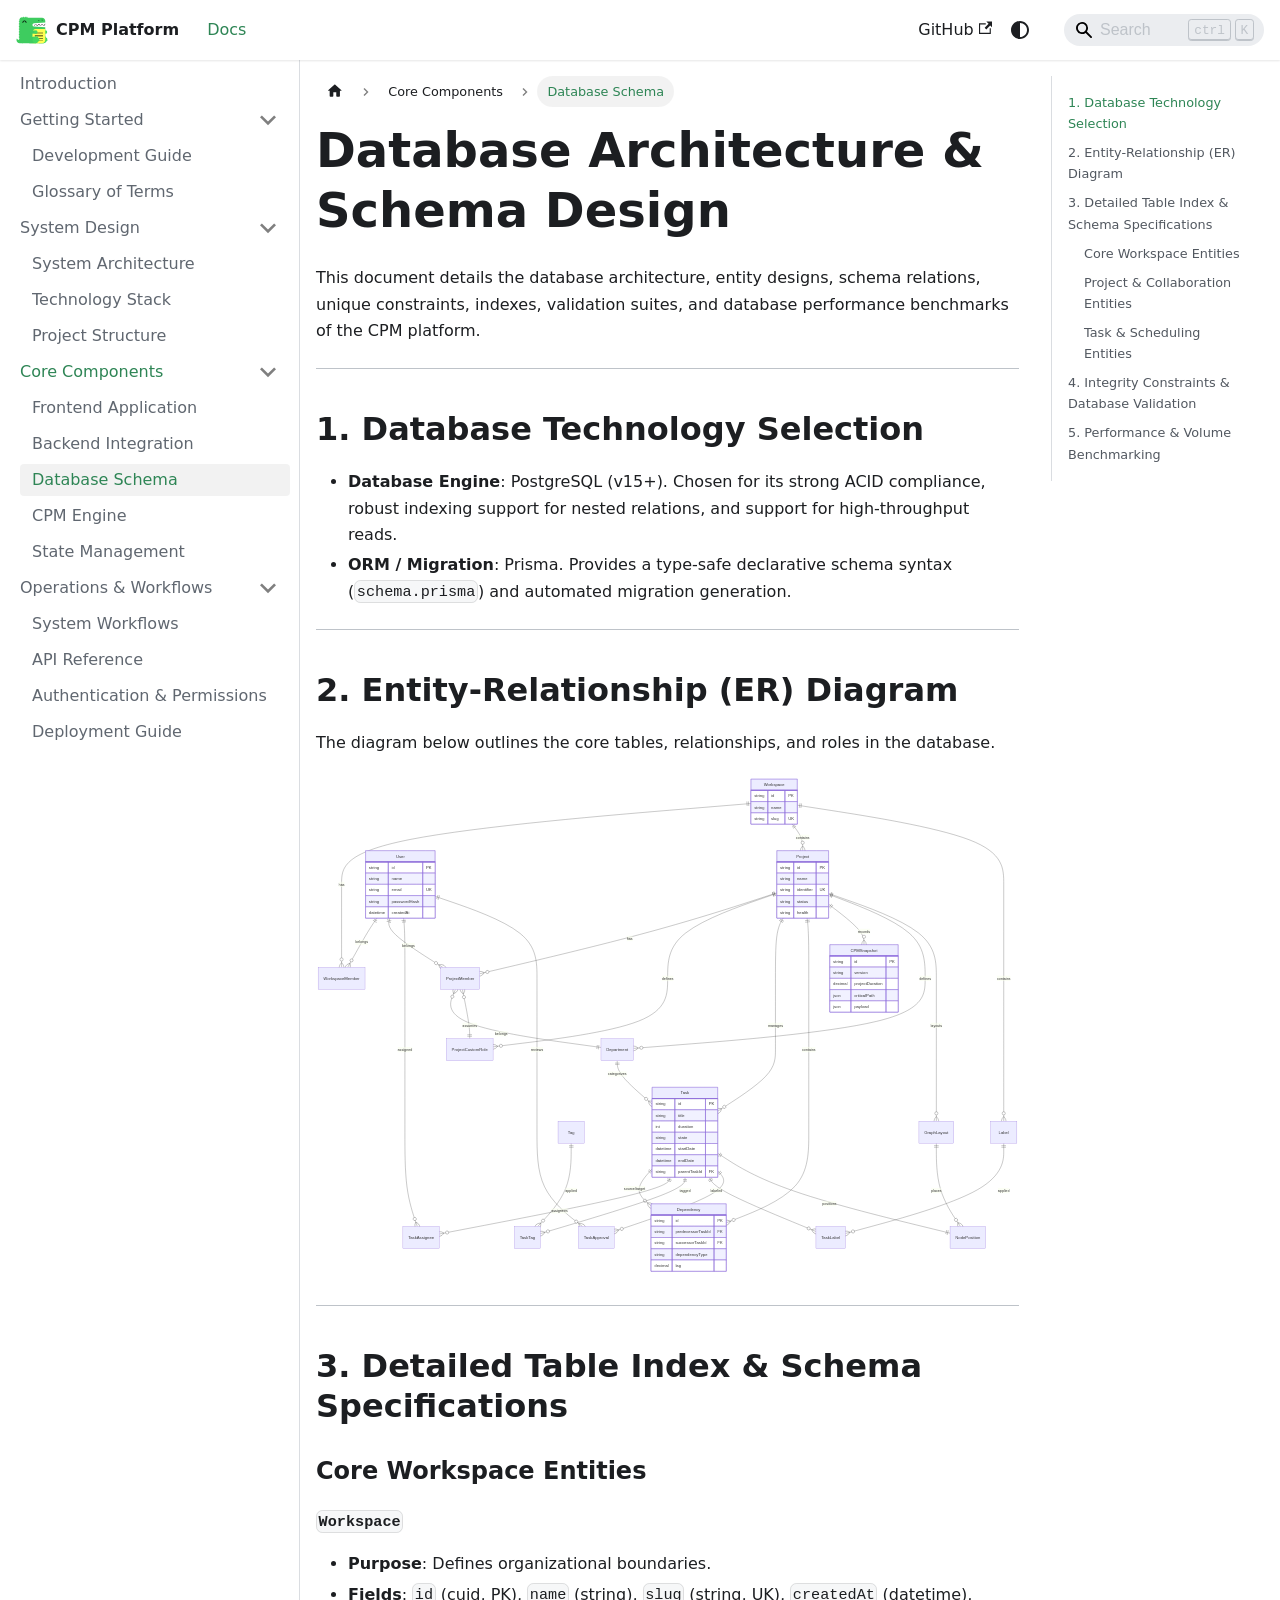
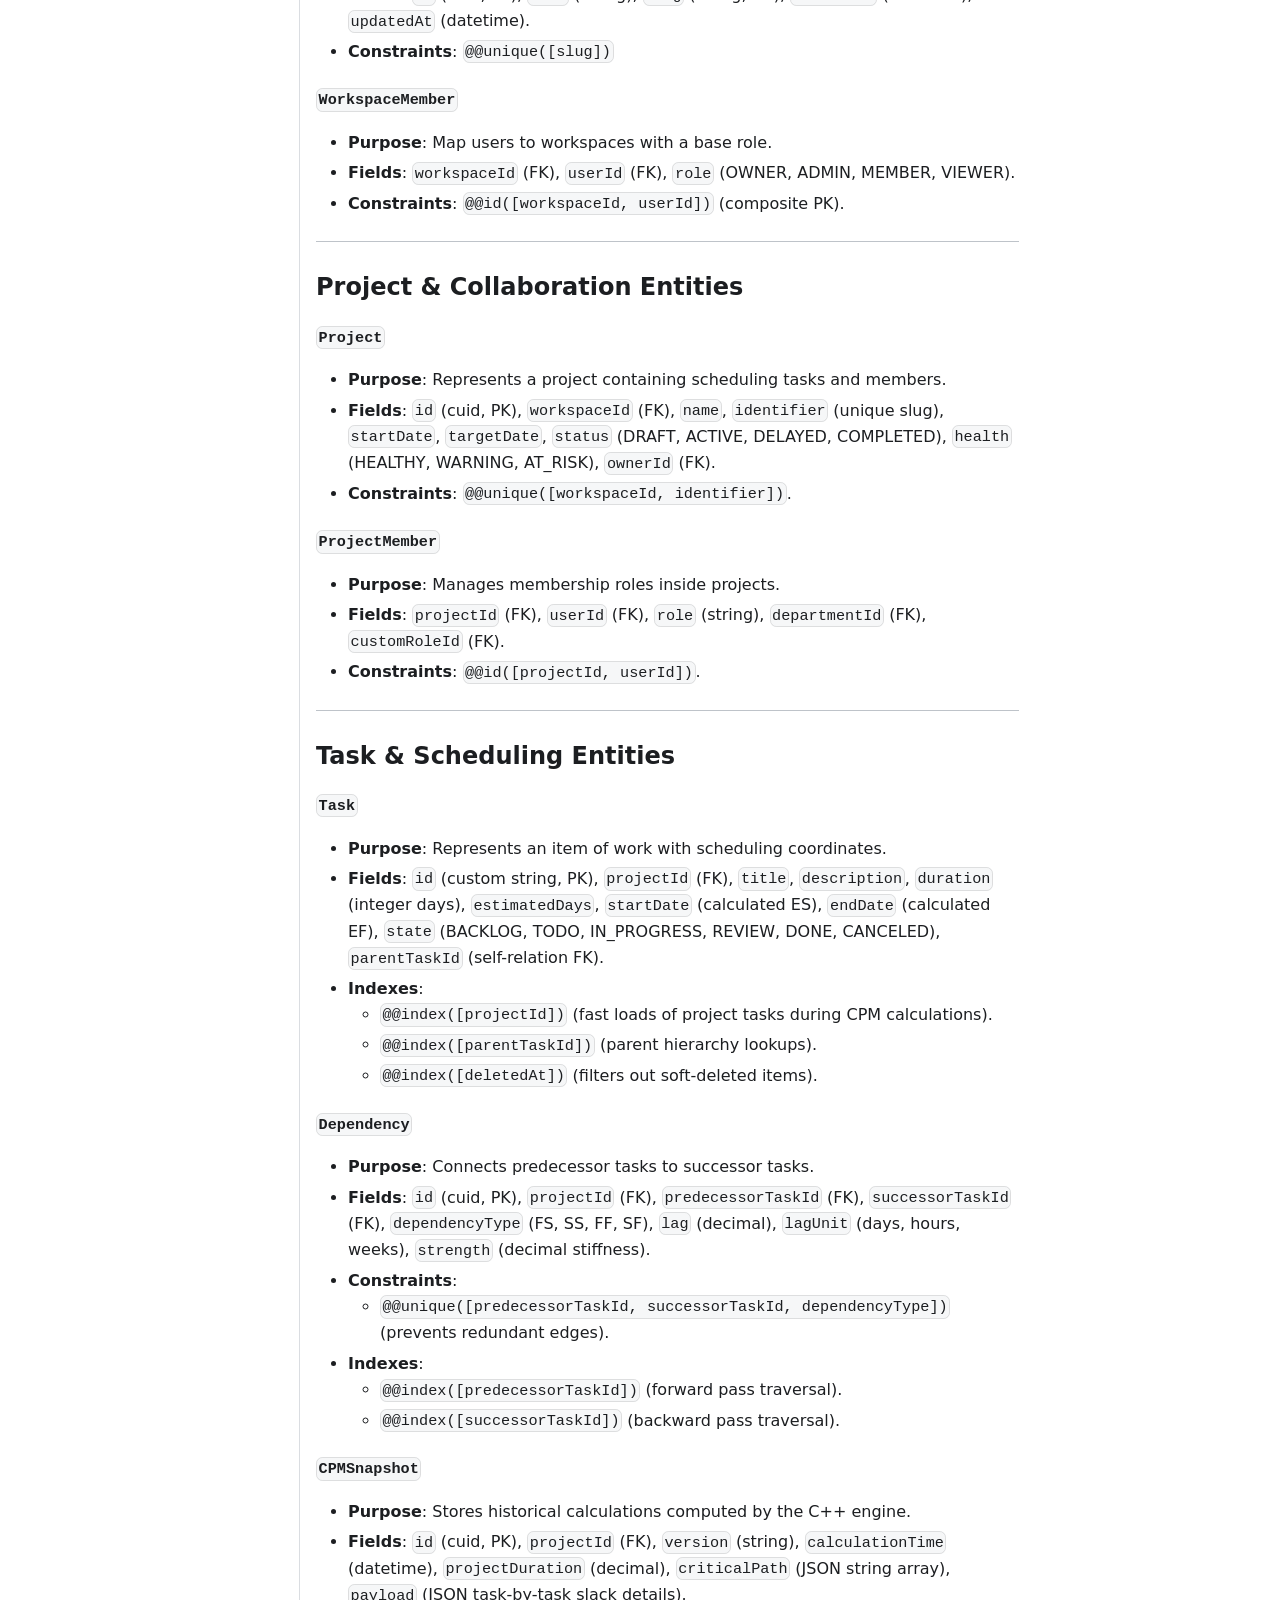
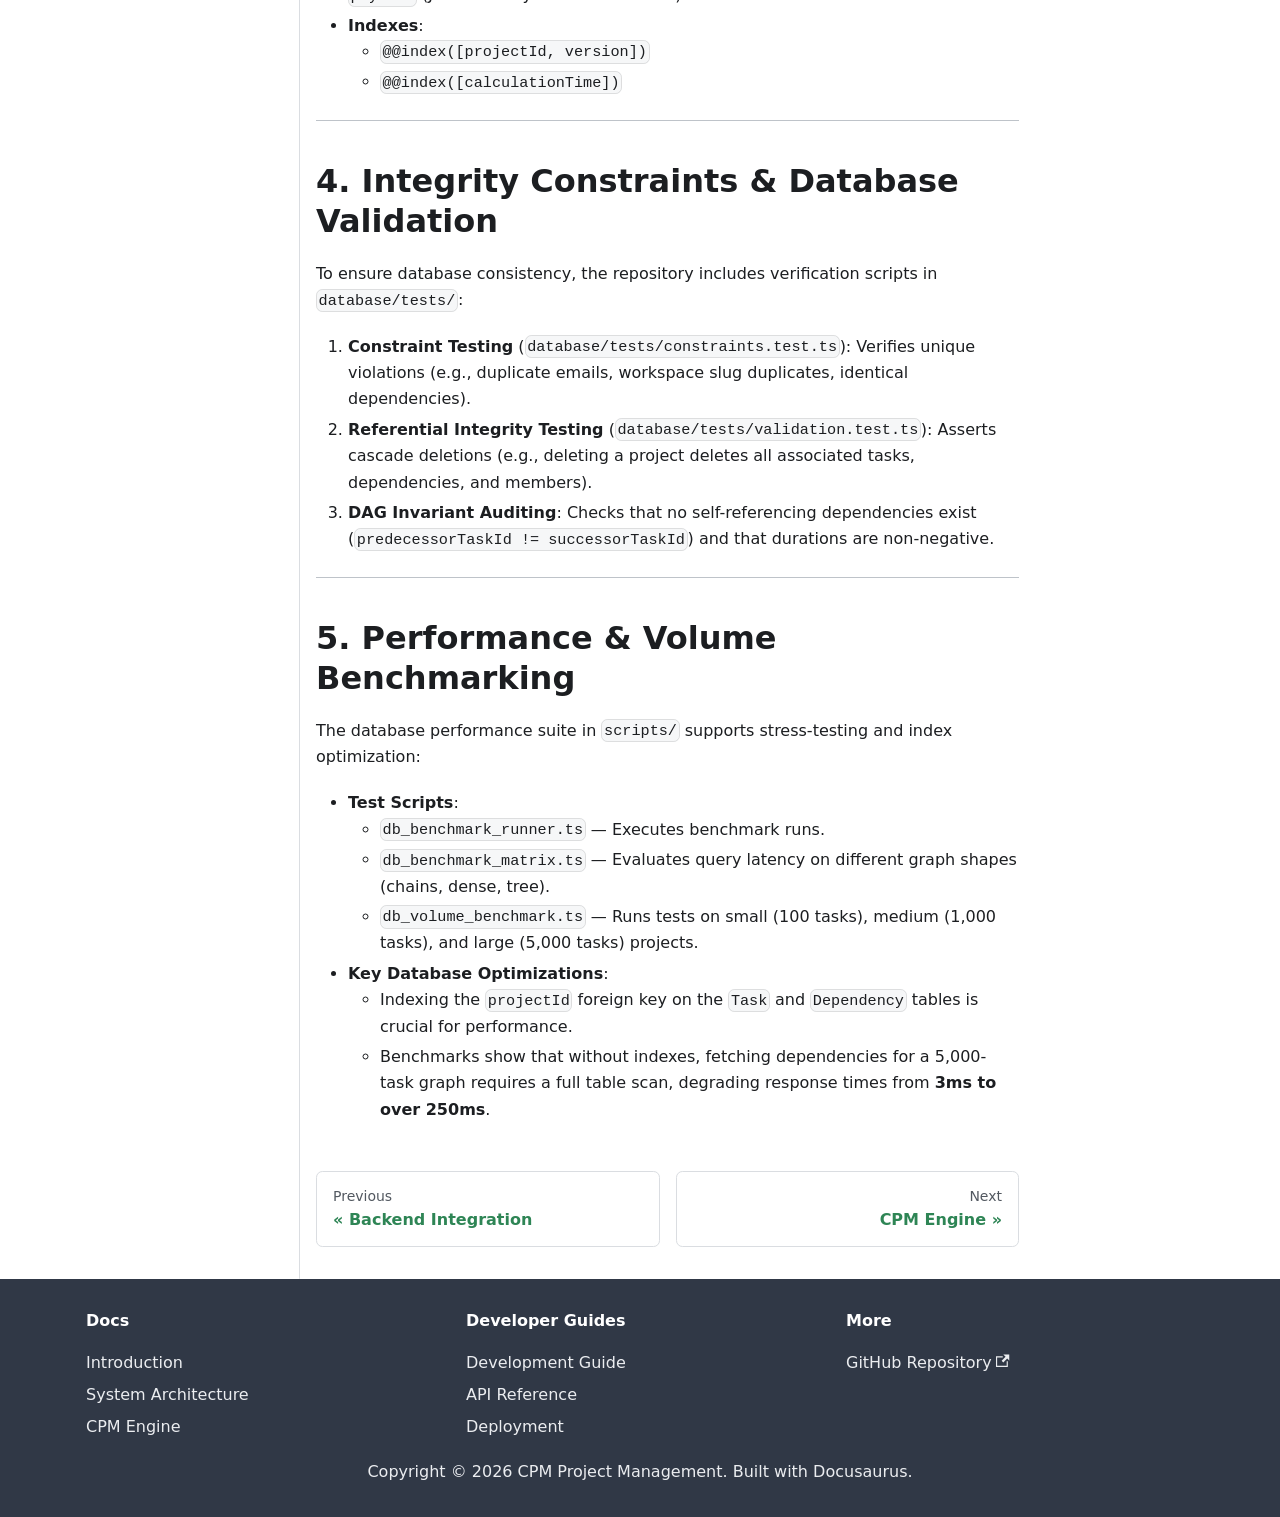
<file: projects/cpm-planner/docs/database/index.html>
<!doctype html><html lang=en dir=ltr class="docs-wrapper plugin-docs plugin-id-default docs-version-current docs-doc-page docs-doc-id-database" data-has-hydrated=false><head><meta charset=UTF-8><meta name=generator content="Docusaurus v3.10.1"><title data-rh=true>Database Schema | CPM Platform</title><meta data-rh=true name=viewport content="width=device-width, initial-scale=1.0"/><meta data-rh=true name=twitter:card content=summary_large_image /><meta data-rh=true property=og:image content=https://dhruv-meshram.github.io/projects/cpm-planner/docs/img/docusaurus-social-card.jpg /><meta data-rh=true name=twitter:image content=https://dhruv-meshram.github.io/projects/cpm-planner/docs/img/docusaurus-social-card.jpg /><meta data-rh=true property=og:url content=https://dhruv-meshram.github.io/projects/cpm-planner/docs/database /><meta data-rh=true property=og:locale content=en /><meta data-rh=true name=docusaurus_locale content=en /><meta data-rh=true name=docsearch:language content=en /><meta data-rh=true name=docusaurus_version content=current /><meta data-rh=true name=docusaurus_tag content=docs-default-current /><meta data-rh=true name=docsearch:version content=current /><meta data-rh=true name=docsearch:docusaurus_tag content=docs-default-current /><meta data-rh=true property=og:title content="Database Schema | CPM Platform"/><meta data-rh=true name=description content="Database design, relations, indexes, and stress benchmarks."/><meta data-rh=true property=og:description content="Database design, relations, indexes, and stress benchmarks."/><link data-rh=true rel=icon href=/projects/cpm-planner/docs/img/favicon.ico /><link data-rh=true rel=canonical href=https://dhruv-meshram.github.io/projects/cpm-planner/docs/database /><link data-rh=true rel=alternate href=https://dhruv-meshram.github.io/projects/cpm-planner/docs/database hreflang=en /><link data-rh=true rel=alternate href=https://dhruv-meshram.github.io/projects/cpm-planner/docs/database hreflang=x-default /><script data-rh=true type=application/ld+json>{"@context":"https://schema.org","@type":"BreadcrumbList","itemListElement":[{"@type":"ListItem","item":"https://dhruv-meshram.github.io/projects/cpm-planner/docs/database","name":"Database Schema","position":1}]}</script><link rel=stylesheet href=/projects/cpm-planner/docs/assets/css/styles.ddbc8645.css /><script src=/projects/cpm-planner/docs/assets/js/runtime~main.439d0e4f.js defer></script><script src=/projects/cpm-planner/docs/assets/js/main.a1f3c69b.js defer></script></head><body><svg style="display: none;"><defs>
<symbol id=theme-svg-external-link viewBox="0 0 24 24"><path fill=currentColor d="M21 13v10h-21v-19h12v2h-10v15h17v-8h2zm3-12h-10.988l4.035 4-6.977 7.07 2.828 2.828 6.977-7.07 4.125 4.172v-11z"/></symbol>
</defs></svg>
<script>!function(){var t=function(){try{return new URLSearchParams(window.location.search).get("docusaurus-theme")}catch(t){}}()||function(){try{return window.localStorage.getItem("theme-ac4")}catch(t){}}();document.documentElement.setAttribute("data-theme",t||(window.matchMedia("(prefers-color-scheme: dark)").matches?"dark":"light")),document.documentElement.setAttribute("data-theme-choice",t||"system")}(),function(){try{for(var[t,e]of new URLSearchParams(window.location.search).entries())if(t.startsWith("docusaurus-data-")){var a=t.replace("docusaurus-data-","data-");document.documentElement.setAttribute(a,e)}}catch(t){}}()</script><div id=__docusaurus><link rel=preload as=image href=/projects/cpm-planner/docs/img/logo.svg /><div role=region aria-label="Skip to main content"><a class=skipToContent_fXgn href=#__docusaurus_skipToContent_fallback>Skip to main content</a></div><nav aria-label=Main class="theme-layout-navbar navbar navbar--fixed-top"><div class=navbar__inner><div class="theme-layout-navbar-left navbar__items"><button aria-label="Toggle navigation bar" aria-expanded=false class="navbar__toggle clean-btn" type=button><svg width=30 height=30 viewBox="0 0 30 30" aria-hidden=true><path stroke=currentColor stroke-linecap=round stroke-miterlimit=10 stroke-width=2 d="M4 7h22M4 15h22M4 23h22"/></svg></button><a class=navbar__brand href=/projects/cpm-planner/docs/><div class=navbar__logo><img src=/projects/cpm-planner/docs/img/logo.svg alt="CPM Logo" class="themedComponent_mlkZ themedComponent--light_NVdE"/><img src=/projects/cpm-planner/docs/img/logo.svg alt="CPM Logo" class="themedComponent_mlkZ themedComponent--dark_xIcU"/></div><b class="navbar__title text--truncate">CPM Platform</b></a><a aria-current=page class="navbar__item navbar__link navbar__link--active" href=/projects/cpm-planner/docs/>Docs</a></div><div class="theme-layout-navbar-right navbar__items navbar__items--right"><a href=https://github.com/dhruv-meshram/cpm target=_blank rel="noopener noreferrer" class="navbar__item navbar__link">GitHub<svg width=13.5 height=13.5 aria-label="(opens in new tab)" class=iconExternalLink_nPIU><use href=#theme-svg-external-link /></svg></a><div class="toggle_vylO colorModeToggle_DEke"><button class="clean-btn toggleButton_gllP toggleButtonDisabled_aARS" type=button disabled title="system mode" aria-label="Switch between dark and light mode (currently system mode)"><svg viewBox="0 0 24 24" width=24 height=24 aria-hidden=true class="toggleIcon_g3eP lightToggleIcon_pyhR"><path fill=currentColor d="M12,9c1.65,0,3,1.35,3,3s-1.35,3-3,3s-3-1.35-3-3S10.35,9,12,9 M12,7c-2.76,0-5,2.24-5,5s2.24,5,5,5s5-2.24,5-5 S14.76,7,12,7L12,7z M2,13l2,0c0.55,0,1-0.45,1-1s-0.45-1-1-1l-2,0c-0.55,0-1,0.45-1,1S1.45,13,2,13z M20,13l2,0c0.55,0,1-0.45,1-1 s-0.45-1-1-1l-2,0c-0.55,0-1,0.45-1,1S19.45,13,20,13z M11,2v2c0,0.55,0.45,1,1,1s1-0.45,1-1V2c0-0.55-0.45-1-1-1S11,1.45,11,2z M11,20v2c0,0.55,0.45,1,1,1s1-0.45,1-1v-2c0-0.55-0.45-1-1-1C11.45,19,11,19.45,11,20z M5.99,4.58c-0.39-0.39-1.03-0.39-1.41,0 c-0.39,0.39-0.39,1.03,0,1.41l1.06,1.06c0.39,0.39,1.03,0.39,1.41,0s0.39-1.03,0-1.41L5.99,4.58z M18.36,16.95 c-0.39-0.39-1.03-0.39-1.41,0c-0.39,0.39-0.39,1.03,0,1.41l1.06,1.06c0.39,0.39,1.03,0.39,1.41,0c0.39-0.39,0.39-1.03,0-1.41 L18.36,16.95z M19.42,5.99c0.39-0.39,0.39-1.03,0-1.41c-0.39-0.39-1.03-0.39-1.41,0l-1.06,1.06c-0.39,0.39-0.39,1.03,0,1.41 s1.03,0.39,1.41,0L19.42,5.99z M7.05,18.36c0.39-0.39,0.39-1.03,0-1.41c-0.39-0.39-1.03-0.39-1.41,0l-1.06,1.06 c-0.39,0.39-0.39,1.03,0,1.41s1.03,0.39,1.41,0L7.05,18.36z"/></svg><svg viewBox="0 0 24 24" width=24 height=24 aria-hidden=true class="toggleIcon_g3eP darkToggleIcon_wfgR"><path fill=currentColor d="M9.37,5.51C9.19,6.15,9.1,6.82,9.1,7.5c0,4.08,3.32,7.4,7.4,7.4c0.68,0,1.35-0.09,1.99-0.27C17.45,17.19,14.93,19,12,19 c-3.86,0-7-3.14-7-7C5,9.07,6.81,6.55,9.37,5.51z M12,3c-4.97,0-9,4.03-9,9s4.03,9,9,9s9-4.03,9-9c0-0.46-0.04-0.92-0.1-1.36 c-0.98,1.37-2.58,2.26-4.4,2.26c-2.98,0-5.4-2.42-5.4-5.4c0-1.81,0.89-3.42,2.26-4.4C12.92,3.04,12.46,3,12,3L12,3z"/></svg><svg viewBox="0 0 24 24" width=24 height=24 aria-hidden=true class="toggleIcon_g3eP systemToggleIcon_QzmC"><path fill=currentColor d="m12 21c4.971 0 9-4.029 9-9s-4.029-9-9-9-9 4.029-9 9 4.029 9 9 9zm4.95-13.95c1.313 1.313 2.05 3.093 2.05 4.95s-0.738 3.637-2.05 4.95c-1.313 1.313-3.093 2.05-4.95 2.05v-14c1.857 0 3.637 0.737 4.95 2.05z"/></svg></button></div><div class=navbarSearchContainer_Bca1><div class="navbar__search searchBarContainer_NW3z" dir=ltr><input placeholder=Search aria-label=Search class="navbar__search-input searchInput_YFbd" value="" /><div class="loadingRing_RJI3 searchBarLoadingRing_YnHq"><div></div><div></div><div></div><div></div></div></div></div></div></div><div role=presentation class=navbar-sidebar__backdrop></div></nav><div id=__docusaurus_skipToContent_fallback class="theme-layout-main main-wrapper mainWrapper_z2l0"><div class=docsWrapper_hBAB><button aria-label="Scroll back to top" class="clean-btn theme-back-to-top-button backToTopButton_sjWU" type=button></button><div class=docRoot_UBD9><aside class="theme-doc-sidebar-container docSidebarContainer_YfHR"><div class=sidebarViewport_aRkj><div class=sidebar_njMd><nav aria-label="Docs sidebar" class="menu thin-scrollbar menu_SIkG"><ul class="theme-doc-sidebar-menu menu__list"><li class="theme-doc-sidebar-item-link theme-doc-sidebar-item-link-level-1 menu__list-item"><a class=menu__link href=/projects/cpm-planner/docs/><span title=Introduction class=linkLabel_WmDU>Introduction</span></a><li class="theme-doc-sidebar-item-category theme-doc-sidebar-item-category-level-1 menu__list-item"><div class=menu__list-item-collapsible><a class="categoryLink_byQd menu__link menu__link--sublist menu__link--sublist-caret" role=button aria-expanded=true href=/projects/cpm-planner/docs/development-guide><span title="Getting Started" class=categoryLinkLabel_W154>Getting Started</span></a></div><ul class=menu__list><li class="theme-doc-sidebar-item-link theme-doc-sidebar-item-link-level-2 menu__list-item"><a class=menu__link tabindex=0 href=/projects/cpm-planner/docs/development-guide><span title="Development Guide" class=linkLabel_WmDU>Development Guide</span></a><li class="theme-doc-sidebar-item-link theme-doc-sidebar-item-link-level-2 menu__list-item"><a class=menu__link tabindex=0 href=/projects/cpm-planner/docs/glossary><span title="Glossary of Terms" class=linkLabel_WmDU>Glossary of Terms</span></a></ul><li class="theme-doc-sidebar-item-category theme-doc-sidebar-item-category-level-1 menu__list-item"><div class=menu__list-item-collapsible><a class="categoryLink_byQd menu__link menu__link--sublist menu__link--sublist-caret" role=button aria-expanded=true href=/projects/cpm-planner/docs/architecture><span title="System Design" class=categoryLinkLabel_W154>System Design</span></a></div><ul class=menu__list><li class="theme-doc-sidebar-item-link theme-doc-sidebar-item-link-level-2 menu__list-item"><a class=menu__link tabindex=0 href=/projects/cpm-planner/docs/architecture><span title="System Architecture" class=linkLabel_WmDU>System Architecture</span></a><li class="theme-doc-sidebar-item-link theme-doc-sidebar-item-link-level-2 menu__list-item"><a class=menu__link tabindex=0 href=/projects/cpm-planner/docs/tech-stack><span title="Technology Stack" class=linkLabel_WmDU>Technology Stack</span></a><li class="theme-doc-sidebar-item-link theme-doc-sidebar-item-link-level-2 menu__list-item"><a class=menu__link tabindex=0 href=/projects/cpm-planner/docs/project-structure><span title="Project Structure" class=linkLabel_WmDU>Project Structure</span></a></ul><li class="theme-doc-sidebar-item-category theme-doc-sidebar-item-category-level-1 menu__list-item"><div class=menu__list-item-collapsible><a class="categoryLink_byQd menu__link menu__link--sublist menu__link--sublist-caret menu__link--active" role=button aria-expanded=true href=/projects/cpm-planner/docs/frontend><span title="Core Components" class=categoryLinkLabel_W154>Core Components</span></a></div><ul class=menu__list><li class="theme-doc-sidebar-item-link theme-doc-sidebar-item-link-level-2 menu__list-item"><a class=menu__link tabindex=0 href=/projects/cpm-planner/docs/frontend><span title="Frontend Application" class=linkLabel_WmDU>Frontend Application</span></a><li class="theme-doc-sidebar-item-link theme-doc-sidebar-item-link-level-2 menu__list-item"><a class=menu__link tabindex=0 href=/projects/cpm-planner/docs/backend><span title="Backend Integration" class=linkLabel_WmDU>Backend Integration</span></a><li class="theme-doc-sidebar-item-link theme-doc-sidebar-item-link-level-2 menu__list-item"><a class="menu__link menu__link--active" aria-current=page tabindex=0 href=/projects/cpm-planner/docs/database><span title="Database Schema" class=linkLabel_WmDU>Database Schema</span></a><li class="theme-doc-sidebar-item-link theme-doc-sidebar-item-link-level-2 menu__list-item"><a class=menu__link tabindex=0 href=/projects/cpm-planner/docs/cpm_engine><span title="CPM Engine" class=linkLabel_WmDU>CPM Engine</span></a><li class="theme-doc-sidebar-item-link theme-doc-sidebar-item-link-level-2 menu__list-item"><a class=menu__link tabindex=0 href=/projects/cpm-planner/docs/state-management><span title="State Management" class=linkLabel_WmDU>State Management</span></a></ul><li class="theme-doc-sidebar-item-category theme-doc-sidebar-item-category-level-1 menu__list-item"><div class=menu__list-item-collapsible><a class="categoryLink_byQd menu__link menu__link--sublist menu__link--sublist-caret" role=button aria-expanded=true href=/projects/cpm-planner/docs/workflows><span title="Operations & Workflows" class=categoryLinkLabel_W154>Operations & Workflows</span></a></div><ul class=menu__list><li class="theme-doc-sidebar-item-link theme-doc-sidebar-item-link-level-2 menu__list-item"><a class=menu__link tabindex=0 href=/projects/cpm-planner/docs/workflows><span title="System Workflows" class=linkLabel_WmDU>System Workflows</span></a><li class="theme-doc-sidebar-item-link theme-doc-sidebar-item-link-level-2 menu__list-item"><a class=menu__link tabindex=0 href=/projects/cpm-planner/docs/api><span title="API Reference" class=linkLabel_WmDU>API Reference</span></a><li class="theme-doc-sidebar-item-link theme-doc-sidebar-item-link-level-2 menu__list-item"><a class=menu__link tabindex=0 href=/projects/cpm-planner/docs/authentication><span title="Authentication & Permissions" class=linkLabel_WmDU>Authentication & Permissions</span></a><li class="theme-doc-sidebar-item-link theme-doc-sidebar-item-link-level-2 menu__list-item"><a class=menu__link tabindex=0 href=/projects/cpm-planner/docs/deployment><span title="Deployment Guide" class=linkLabel_WmDU>Deployment Guide</span></a></ul></ul></nav></div></div></aside><main class=docMainContainer_TBSr><div class="container padding-top--md padding-bottom--lg"><div class=row><div class="col docItemCol_VOVn"><div class=docItemContainer_Djhp><article><nav class="theme-doc-breadcrumbs breadcrumbsContainer_Z_bl" aria-label=Breadcrumbs><ul class=breadcrumbs><li class=breadcrumbs__item><a aria-label="Home page" class=breadcrumbs__link href=/projects/cpm-planner/docs/><svg viewBox="0 0 24 24" class=breadcrumbHomeIcon_YNFT><path d="M10 19v-5h4v5c0 .55.45 1 1 1h3c.55 0 1-.45 1-1v-7h1.7c.46 0 .68-.57.33-.87L12.67 3.6c-.38-.34-.96-.34-1.34 0l-8.36 7.53c-.34.3-.13.87.33.87H5v7c0 .55.45 1 1 1h3c.55 0 1-.45 1-1z" fill=currentColor /></svg></a><li class=breadcrumbs__item><span class=breadcrumbs__link>Core Components</span><li class="breadcrumbs__item breadcrumbs__item--active"><span class=breadcrumbs__link>Database Schema</span></ul></nav><div class="tocCollapsible_ETCw theme-doc-toc-mobile tocMobile_ITEo"><button type=button class="clean-btn tocCollapsibleButton_TO0P">On this page</button></div><div class="theme-doc-markdown markdown"><header><h1>Database Architecture & Schema Design</h1></header>
<p>This document details the database architecture, entity designs, schema relations, unique constraints, indexes, validation suites, and database performance benchmarks of the CPM platform.</p>
<hr/>
<h2 class="anchor anchorTargetStickyNavbar_Vzrq" id=1-database-technology-selection>1. Database Technology Selection<a href=#1-database-technology-selection class=hash-link aria-label="Direct link to 1. Database Technology Selection" title="Direct link to 1. Database Technology Selection" translate=no>​</a></h2>
<ul>
<li class=""><strong>Database Engine</strong>: PostgreSQL (v15+). Chosen for its strong ACID compliance, robust indexing support for nested relations, and support for high-throughput reads.</li>
<li class=""><strong>ORM / Migration</strong>: Prisma. Provides a type-safe declarative schema syntax (<code>schema.prisma</code>) and automated migration generation.</li>
</ul>
<hr/>
<h2 class="anchor anchorTargetStickyNavbar_Vzrq" id=2-entity-relationship-er-diagram>2. Entity-Relationship (ER) Diagram<a href=#2-entity-relationship-er-diagram class=hash-link aria-label="Direct link to 2. Entity-Relationship (ER) Diagram" title="Direct link to 2. Entity-Relationship (ER) Diagram" translate=no>​</a></h2>
<p>The diagram below outlines the core tables, relationships, and roles in the database.</p>
<!-- -->
<hr/>
<h2 class="anchor anchorTargetStickyNavbar_Vzrq" id=3-detailed-table-index--schema-specifications>3. Detailed Table Index & Schema Specifications<a href=#3-detailed-table-index--schema-specifications class=hash-link aria-label="Direct link to 3. Detailed Table Index & Schema Specifications" title="Direct link to 3. Detailed Table Index & Schema Specifications" translate=no>​</a></h2>
<h3 class="anchor anchorTargetStickyNavbar_Vzrq" id=core-workspace-entities>Core Workspace Entities<a href=#core-workspace-entities class=hash-link aria-label="Direct link to Core Workspace Entities" title="Direct link to Core Workspace Entities" translate=no>​</a></h3>
<h4 class="anchor anchorTargetStickyNavbar_Vzrq" id=workspace><code>Workspace</code><a href=#workspace class=hash-link aria-label="Direct link to workspace" title="Direct link to workspace" translate=no>​</a></h4>
<ul>
<li class=""><strong>Purpose</strong>: Defines organizational boundaries.</li>
<li class=""><strong>Fields</strong>: <code>id</code> (cuid, PK), <code>name</code> (string), <code>slug</code> (string, UK), <code>createdAt</code> (datetime), <code>updatedAt</code> (datetime).</li>
<li class=""><strong>Constraints</strong>: <code>@@unique([slug])</code></li>
</ul>
<h4 class="anchor anchorTargetStickyNavbar_Vzrq" id=workspacemember><code>WorkspaceMember</code><a href=#workspacemember class=hash-link aria-label="Direct link to workspacemember" title="Direct link to workspacemember" translate=no>​</a></h4>
<ul>
<li class=""><strong>Purpose</strong>: Map users to workspaces with a base role.</li>
<li class=""><strong>Fields</strong>: <code>workspaceId</code> (FK), <code>userId</code> (FK), <code>role</code> (OWNER, ADMIN, MEMBER, VIEWER).</li>
<li class=""><strong>Constraints</strong>: <code>@@id([workspaceId, userId])</code> (composite PK).</li>
</ul>
<hr/>
<h3 class="anchor anchorTargetStickyNavbar_Vzrq" id=project--collaboration-entities>Project & Collaboration Entities<a href=#project--collaboration-entities class=hash-link aria-label="Direct link to Project & Collaboration Entities" title="Direct link to Project & Collaboration Entities" translate=no>​</a></h3>
<h4 class="anchor anchorTargetStickyNavbar_Vzrq" id=project><code>Project</code><a href=#project class=hash-link aria-label="Direct link to project" title="Direct link to project" translate=no>​</a></h4>
<ul>
<li class=""><strong>Purpose</strong>: Represents a project containing scheduling tasks and members.</li>
<li class=""><strong>Fields</strong>: <code>id</code> (cuid, PK), <code>workspaceId</code> (FK), <code>name</code>, <code>identifier</code> (unique slug), <code>startDate</code>, <code>targetDate</code>, <code>status</code> (DRAFT, ACTIVE, DELAYED, COMPLETED), <code>health</code> (HEALTHY, WARNING, AT_RISK), <code>ownerId</code> (FK).</li>
<li class=""><strong>Constraints</strong>: <code>@@unique([workspaceId, identifier])</code>.</li>
</ul>
<h4 class="anchor anchorTargetStickyNavbar_Vzrq" id=projectmember><code>ProjectMember</code><a href=#projectmember class=hash-link aria-label="Direct link to projectmember" title="Direct link to projectmember" translate=no>​</a></h4>
<ul>
<li class=""><strong>Purpose</strong>: Manages membership roles inside projects.</li>
<li class=""><strong>Fields</strong>: <code>projectId</code> (FK), <code>userId</code> (FK), <code>role</code> (string), <code>departmentId</code> (FK), <code>customRoleId</code> (FK).</li>
<li class=""><strong>Constraints</strong>: <code>@@id([projectId, userId])</code>.</li>
</ul>
<hr/>
<h3 class="anchor anchorTargetStickyNavbar_Vzrq" id=task--scheduling-entities>Task & Scheduling Entities<a href=#task--scheduling-entities class=hash-link aria-label="Direct link to Task & Scheduling Entities" title="Direct link to Task & Scheduling Entities" translate=no>​</a></h3>
<h4 class="anchor anchorTargetStickyNavbar_Vzrq" id=task><code>Task</code><a href=#task class=hash-link aria-label="Direct link to task" title="Direct link to task" translate=no>​</a></h4>
<ul>
<li class=""><strong>Purpose</strong>: Represents an item of work with scheduling coordinates.</li>
<li class=""><strong>Fields</strong>: <code>id</code> (custom string, PK), <code>projectId</code> (FK), <code>title</code>, <code>description</code>, <code>duration</code> (integer days), <code>estimatedDays</code>, <code>startDate</code> (calculated ES), <code>endDate</code> (calculated EF), <code>state</code> (BACKLOG, TODO, IN_PROGRESS, REVIEW, DONE, CANCELED), <code>parentTaskId</code> (self-relation FK).</li>
<li class=""><strong>Indexes</strong>:<!-- -->
<ul>
<li class=""><code>@@index([projectId])</code> (fast loads of project tasks during CPM calculations).</li>
<li class=""><code>@@index([parentTaskId])</code> (parent hierarchy lookups).</li>
<li class=""><code>@@index([deletedAt])</code> (filters out soft-deleted items).</li>
</ul>
</li>
</ul>
<h4 class="anchor anchorTargetStickyNavbar_Vzrq" id=dependency><code>Dependency</code><a href=#dependency class=hash-link aria-label="Direct link to dependency" title="Direct link to dependency" translate=no>​</a></h4>
<ul>
<li class=""><strong>Purpose</strong>: Connects predecessor tasks to successor tasks.</li>
<li class=""><strong>Fields</strong>: <code>id</code> (cuid, PK), <code>projectId</code> (FK), <code>predecessorTaskId</code> (FK), <code>successorTaskId</code> (FK), <code>dependencyType</code> (FS, SS, FF, SF), <code>lag</code> (decimal), <code>lagUnit</code> (days, hours, weeks), <code>strength</code> (decimal stiffness).</li>
<li class=""><strong>Constraints</strong>:<!-- -->
<ul>
<li class=""><code>@@unique([predecessorTaskId, successorTaskId, dependencyType])</code> (prevents redundant edges).</li>
</ul>
</li>
<li class=""><strong>Indexes</strong>:<!-- -->
<ul>
<li class=""><code>@@index([predecessorTaskId])</code> (forward pass traversal).</li>
<li class=""><code>@@index([successorTaskId])</code> (backward pass traversal).</li>
</ul>
</li>
</ul>
<h4 class="anchor anchorTargetStickyNavbar_Vzrq" id=cpmsnapshot><code>CPMSnapshot</code><a href=#cpmsnapshot class=hash-link aria-label="Direct link to cpmsnapshot" title="Direct link to cpmsnapshot" translate=no>​</a></h4>
<ul>
<li class=""><strong>Purpose</strong>: Stores historical calculations computed by the C++ engine.</li>
<li class=""><strong>Fields</strong>: <code>id</code> (cuid, PK), <code>projectId</code> (FK), <code>version</code> (string), <code>calculationTime</code> (datetime), <code>projectDuration</code> (decimal), <code>criticalPath</code> (JSON string array), <code>payload</code> (JSON task-by-task slack details).</li>
<li class=""><strong>Indexes</strong>:<!-- -->
<ul>
<li class=""><code>@@index([projectId, version])</code></li>
<li class=""><code>@@index([calculationTime])</code></li>
</ul>
</li>
</ul>
<hr/>
<h2 class="anchor anchorTargetStickyNavbar_Vzrq" id=4-integrity-constraints--database-validation>4. Integrity Constraints & Database Validation<a href=#4-integrity-constraints--database-validation class=hash-link aria-label="Direct link to 4. Integrity Constraints & Database Validation" title="Direct link to 4. Integrity Constraints & Database Validation" translate=no>​</a></h2>
<p>To ensure database consistency, the repository includes verification scripts in <code>database/tests/</code>:</p>
<ol>
<li class=""><strong>Constraint Testing</strong> (<code>database/tests/constraints.test.ts</code>): Verifies unique violations (e.g., duplicate emails, workspace slug duplicates, identical dependencies).</li>
<li class=""><strong>Referential Integrity Testing</strong> (<code>database/tests/validation.test.ts</code>): Asserts cascade deletions (e.g., deleting a project deletes all associated tasks, dependencies, and members).</li>
<li class=""><strong>DAG Invariant Auditing</strong>: Checks that no self-referencing dependencies exist (<code>predecessorTaskId != successorTaskId</code>) and that durations are non-negative.</li>
</ol>
<hr/>
<h2 class="anchor anchorTargetStickyNavbar_Vzrq" id=5-performance--volume-benchmarking>5. Performance & Volume Benchmarking<a href=#5-performance--volume-benchmarking class=hash-link aria-label="Direct link to 5. Performance & Volume Benchmarking" title="Direct link to 5. Performance & Volume Benchmarking" translate=no>​</a></h2>
<p>The database performance suite in <code>scripts/</code> supports stress-testing and index optimization:</p>
<ul>
<li class=""><strong>Test Scripts</strong>:<!-- -->
<ul>
<li class=""><code>db_benchmark_runner.ts</code> — Executes benchmark runs.</li>
<li class=""><code>db_benchmark_matrix.ts</code> — Evaluates query latency on different graph shapes (chains, dense, tree).</li>
<li class=""><code>db_volume_benchmark.ts</code> — Runs tests on small (100 tasks), medium (1,000 tasks), and large (5,000 tasks) projects.</li>
</ul>
</li>
<li class=""><strong>Key Database Optimizations</strong>:<!-- -->
<ul>
<li class="">Indexing the <code>projectId</code> foreign key on the <code>Task</code> and <code>Dependency</code> tables is crucial for performance.</li>
<li class="">Benchmarks show that without indexes, fetching dependencies for a 5,000-task graph requires a full table scan, degrading response times from <strong>3ms to over 250ms</strong>.</li>
</ul>
</li>
</ul></div></article><nav class="docusaurus-mt-lg pagination-nav" aria-label="Docs pages"><a class="pagination-nav__link pagination-nav__link--prev" href=/projects/cpm-planner/docs/backend><div class=pagination-nav__sublabel>Previous</div><div class=pagination-nav__label>Backend Integration</div></a><a class="pagination-nav__link pagination-nav__link--next" href=/projects/cpm-planner/docs/cpm_engine><div class=pagination-nav__sublabel>Next</div><div class=pagination-nav__label>CPM Engine</div></a></nav></div></div><div class="col col--3"><div class="tableOfContents_bqdL thin-scrollbar theme-doc-toc-desktop"><ul class="table-of-contents table-of-contents__left-border"><li><a href=#1-database-technology-selection class="table-of-contents__link toc-highlight">1. Database Technology Selection</a><li><a href=#2-entity-relationship-er-diagram class="table-of-contents__link toc-highlight">2. Entity-Relationship (ER) Diagram</a><li><a href=#3-detailed-table-index--schema-specifications class="table-of-contents__link toc-highlight">3. Detailed Table Index & Schema Specifications</a><ul><li><a href=#core-workspace-entities class="table-of-contents__link toc-highlight">Core Workspace Entities</a><li><a href=#project--collaboration-entities class="table-of-contents__link toc-highlight">Project & Collaboration Entities</a><li><a href=#task--scheduling-entities class="table-of-contents__link toc-highlight">Task & Scheduling Entities</a></ul><li><a href=#4-integrity-constraints--database-validation class="table-of-contents__link toc-highlight">4. Integrity Constraints & Database Validation</a><li><a href=#5-performance--volume-benchmarking class="table-of-contents__link toc-highlight">5. Performance & Volume Benchmarking</a></ul></div></div></div></div></main></div></div></div><footer class="theme-layout-footer footer footer--dark"><div class="container container-fluid"><div class="row footer__links"><div class="theme-layout-footer-column col footer__col"><div class=footer__title>Docs</div><ul class="footer__items clean-list"><li class=footer__item><a class=footer__link-item href=/projects/cpm-planner/docs/>Introduction</a><li class=footer__item><a class=footer__link-item href=/projects/cpm-planner/docs/architecture>System Architecture</a><li class=footer__item><a class=footer__link-item href=/projects/cpm-planner/docs/cpm_engine>CPM Engine</a></ul></div><div class="theme-layout-footer-column col footer__col"><div class=footer__title>Developer Guides</div><ul class="footer__items clean-list"><li class=footer__item><a class=footer__link-item href=/projects/cpm-planner/docs/development-guide>Development Guide</a><li class=footer__item><a class=footer__link-item href=/projects/cpm-planner/docs/api>API Reference</a><li class=footer__item><a class=footer__link-item href=/projects/cpm-planner/docs/deployment>Deployment</a></ul></div><div class="theme-layout-footer-column col footer__col"><div class=footer__title>More</div><ul class="footer__items clean-list"><li class=footer__item><a href=https://github.com/dhruv-meshram/cpm target=_blank rel="noopener noreferrer" class=footer__link-item>GitHub Repository<svg width=13.5 height=13.5 aria-label="(opens in new tab)" class=iconExternalLink_nPIU><use href=#theme-svg-external-link /></svg></a></ul></div></div><div class="footer__bottom text--center"><div class=footer__copyright>Copyright © 2026 CPM Project Management. Built with Docusaurus.</div></div></div></footer></div></body>
</file>
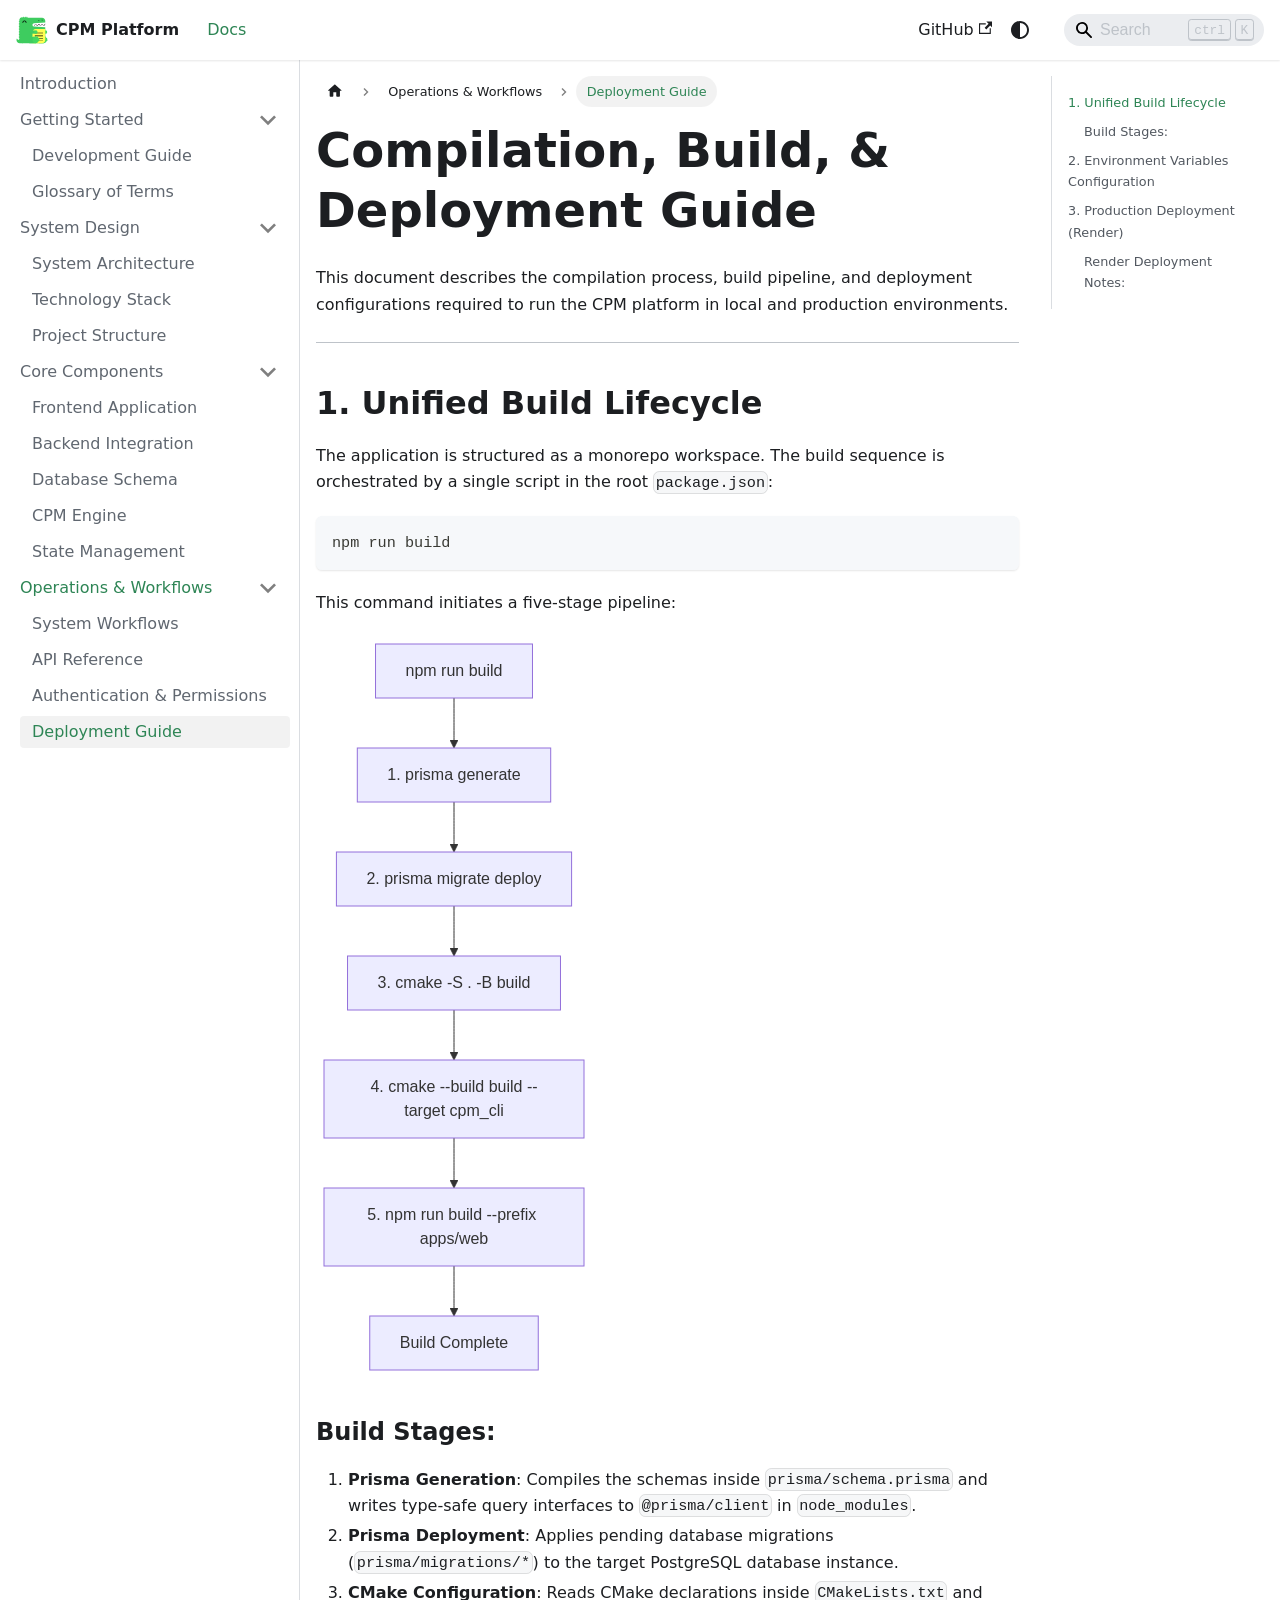
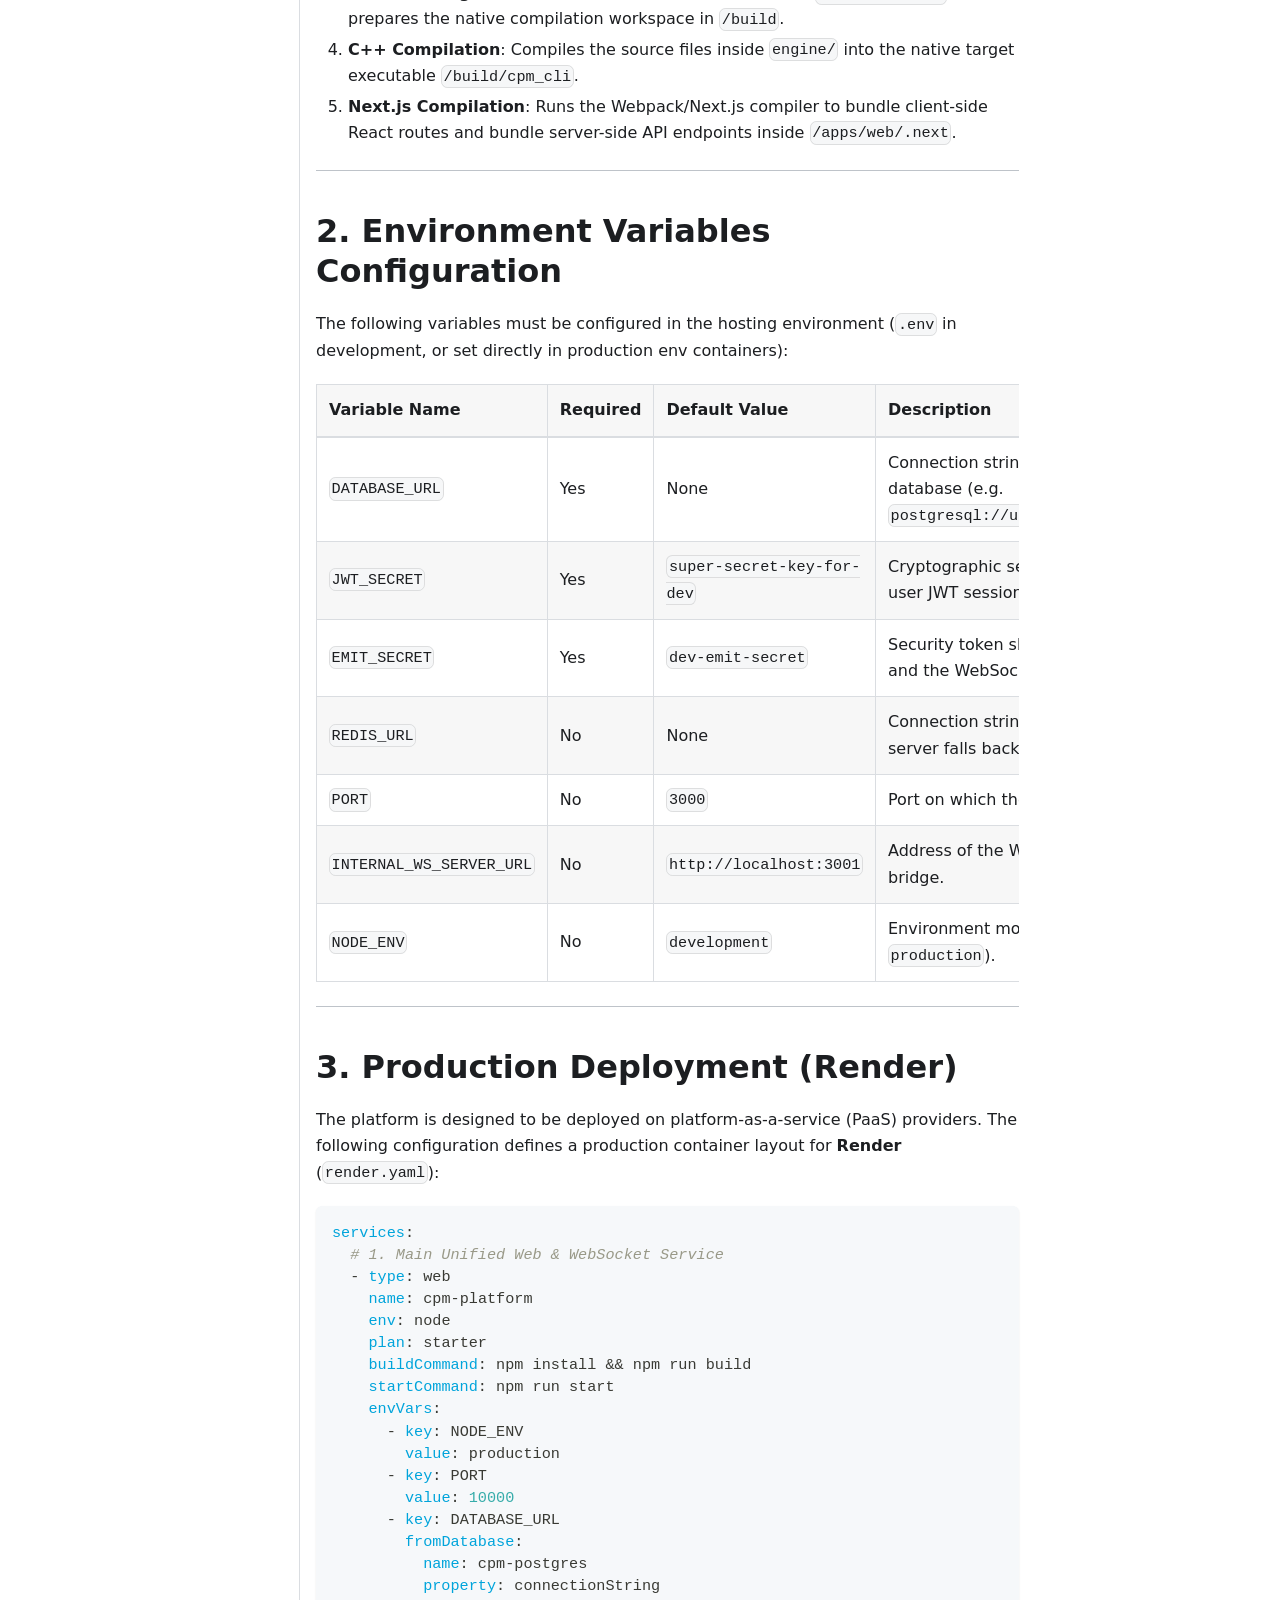
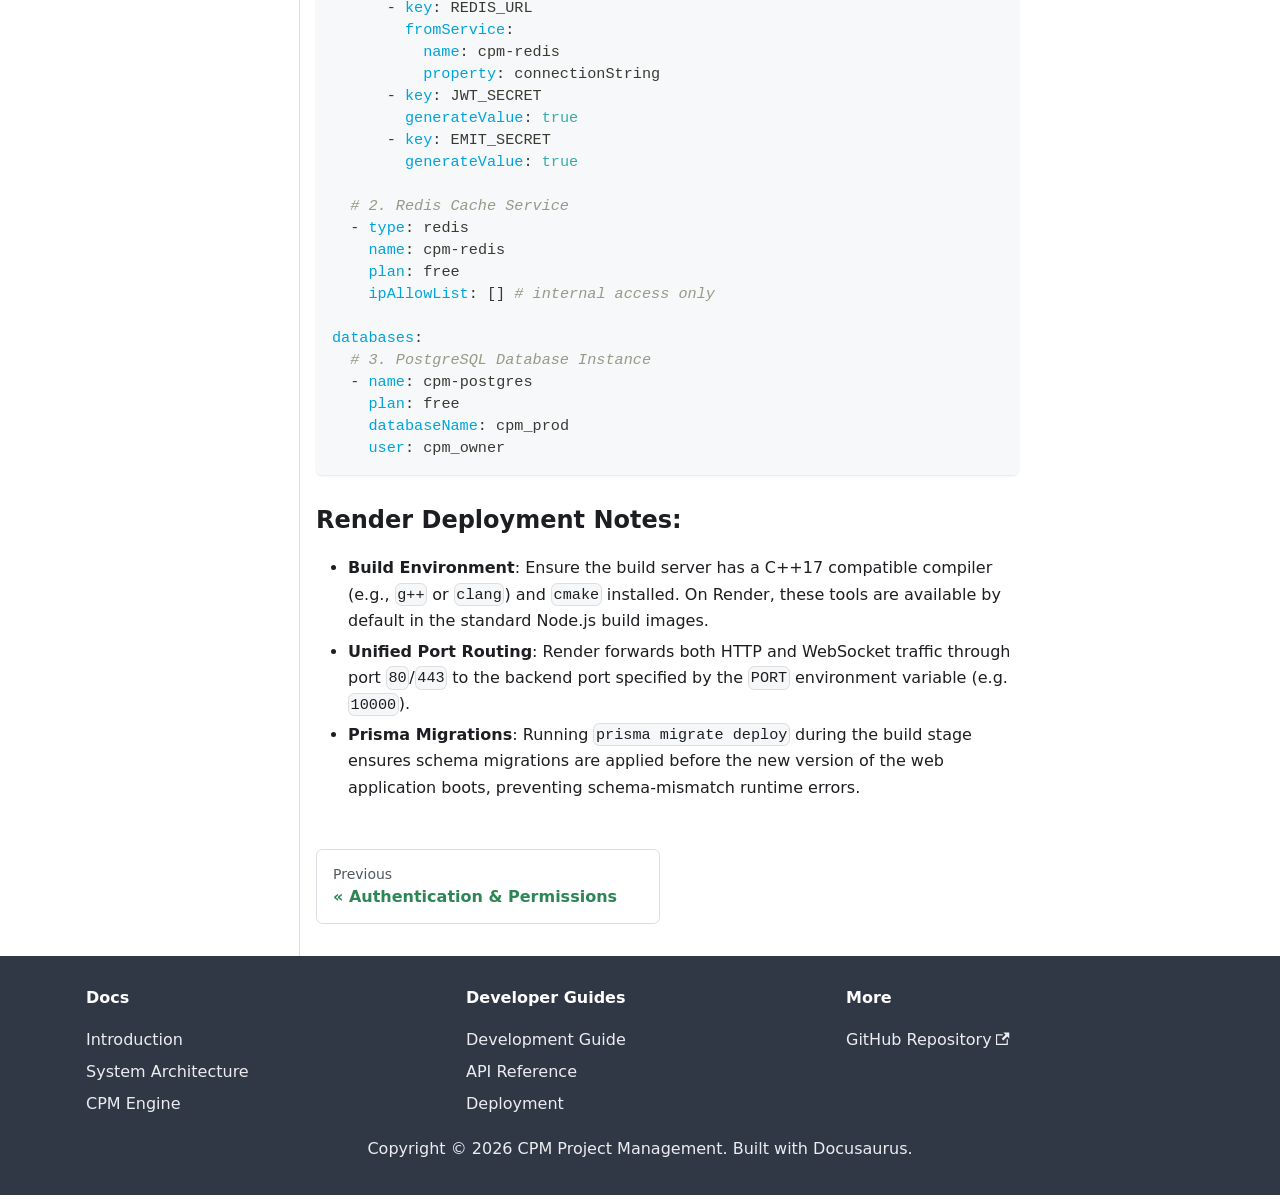
<file: projects/cpm-planner/docs/deployment/index.html>
<!doctype html><html lang=en dir=ltr class="docs-wrapper plugin-docs plugin-id-default docs-version-current docs-doc-page docs-doc-id-deployment" data-has-hydrated=false><head><meta charset=UTF-8><meta name=generator content="Docusaurus v3.10.1"><title data-rh=true>Deployment Guide | CPM Platform</title><meta data-rh=true name=viewport content="width=device-width, initial-scale=1.0"/><meta data-rh=true name=twitter:card content=summary_large_image /><meta data-rh=true property=og:image content=https://dhruv-meshram.github.io/projects/cpm-planner/docs/img/docusaurus-social-card.jpg /><meta data-rh=true name=twitter:image content=https://dhruv-meshram.github.io/projects/cpm-planner/docs/img/docusaurus-social-card.jpg /><meta data-rh=true property=og:url content=https://dhruv-meshram.github.io/projects/cpm-planner/docs/deployment /><meta data-rh=true property=og:locale content=en /><meta data-rh=true name=docusaurus_locale content=en /><meta data-rh=true name=docsearch:language content=en /><meta data-rh=true name=docusaurus_version content=current /><meta data-rh=true name=docusaurus_tag content=docs-default-current /><meta data-rh=true name=docsearch:version content=current /><meta data-rh=true name=docsearch:docusaurus_tag content=docs-default-current /><meta data-rh=true property=og:title content="Deployment Guide | CPM Platform"/><meta data-rh=true name=description content="Compiling C++ target, environment variables, and hosting."/><meta data-rh=true property=og:description content="Compiling C++ target, environment variables, and hosting."/><link data-rh=true rel=icon href=/projects/cpm-planner/docs/img/favicon.ico /><link data-rh=true rel=canonical href=https://dhruv-meshram.github.io/projects/cpm-planner/docs/deployment /><link data-rh=true rel=alternate href=https://dhruv-meshram.github.io/projects/cpm-planner/docs/deployment hreflang=en /><link data-rh=true rel=alternate href=https://dhruv-meshram.github.io/projects/cpm-planner/docs/deployment hreflang=x-default /><script data-rh=true type=application/ld+json>{"@context":"https://schema.org","@type":"BreadcrumbList","itemListElement":[{"@type":"ListItem","item":"https://dhruv-meshram.github.io/projects/cpm-planner/docs/deployment","name":"Deployment Guide","position":1}]}</script><link rel=stylesheet href=/projects/cpm-planner/docs/assets/css/styles.ddbc8645.css /><script src=/projects/cpm-planner/docs/assets/js/runtime~main.439d0e4f.js defer></script><script src=/projects/cpm-planner/docs/assets/js/main.a1f3c69b.js defer></script></head><body><svg style="display: none;"><defs>
<symbol id=theme-svg-external-link viewBox="0 0 24 24"><path fill=currentColor d="M21 13v10h-21v-19h12v2h-10v15h17v-8h2zm3-12h-10.988l4.035 4-6.977 7.07 2.828 2.828 6.977-7.07 4.125 4.172v-11z"/></symbol>
</defs></svg>
<script>!function(){var t=function(){try{return new URLSearchParams(window.location.search).get("docusaurus-theme")}catch(t){}}()||function(){try{return window.localStorage.getItem("theme-ac4")}catch(t){}}();document.documentElement.setAttribute("data-theme",t||(window.matchMedia("(prefers-color-scheme: dark)").matches?"dark":"light")),document.documentElement.setAttribute("data-theme-choice",t||"system")}(),function(){try{for(var[t,e]of new URLSearchParams(window.location.search).entries())if(t.startsWith("docusaurus-data-")){var a=t.replace("docusaurus-data-","data-");document.documentElement.setAttribute(a,e)}}catch(t){}}()</script><div id=__docusaurus><link rel=preload as=image href=/projects/cpm-planner/docs/img/logo.svg /><div role=region aria-label="Skip to main content"><a class=skipToContent_fXgn href=#__docusaurus_skipToContent_fallback>Skip to main content</a></div><nav aria-label=Main class="theme-layout-navbar navbar navbar--fixed-top"><div class=navbar__inner><div class="theme-layout-navbar-left navbar__items"><button aria-label="Toggle navigation bar" aria-expanded=false class="navbar__toggle clean-btn" type=button><svg width=30 height=30 viewBox="0 0 30 30" aria-hidden=true><path stroke=currentColor stroke-linecap=round stroke-miterlimit=10 stroke-width=2 d="M4 7h22M4 15h22M4 23h22"/></svg></button><a class=navbar__brand href=/projects/cpm-planner/docs/><div class=navbar__logo><img src=/projects/cpm-planner/docs/img/logo.svg alt="CPM Logo" class="themedComponent_mlkZ themedComponent--light_NVdE"/><img src=/projects/cpm-planner/docs/img/logo.svg alt="CPM Logo" class="themedComponent_mlkZ themedComponent--dark_xIcU"/></div><b class="navbar__title text--truncate">CPM Platform</b></a><a aria-current=page class="navbar__item navbar__link navbar__link--active" href=/projects/cpm-planner/docs/>Docs</a></div><div class="theme-layout-navbar-right navbar__items navbar__items--right"><a href=https://github.com/dhruv-meshram/cpm target=_blank rel="noopener noreferrer" class="navbar__item navbar__link">GitHub<svg width=13.5 height=13.5 aria-label="(opens in new tab)" class=iconExternalLink_nPIU><use href=#theme-svg-external-link /></svg></a><div class="toggle_vylO colorModeToggle_DEke"><button class="clean-btn toggleButton_gllP toggleButtonDisabled_aARS" type=button disabled title="system mode" aria-label="Switch between dark and light mode (currently system mode)"><svg viewBox="0 0 24 24" width=24 height=24 aria-hidden=true class="toggleIcon_g3eP lightToggleIcon_pyhR"><path fill=currentColor d="M12,9c1.65,0,3,1.35,3,3s-1.35,3-3,3s-3-1.35-3-3S10.35,9,12,9 M12,7c-2.76,0-5,2.24-5,5s2.24,5,5,5s5-2.24,5-5 S14.76,7,12,7L12,7z M2,13l2,0c0.55,0,1-0.45,1-1s-0.45-1-1-1l-2,0c-0.55,0-1,0.45-1,1S1.45,13,2,13z M20,13l2,0c0.55,0,1-0.45,1-1 s-0.45-1-1-1l-2,0c-0.55,0-1,0.45-1,1S19.45,13,20,13z M11,2v2c0,0.55,0.45,1,1,1s1-0.45,1-1V2c0-0.55-0.45-1-1-1S11,1.45,11,2z M11,20v2c0,0.55,0.45,1,1,1s1-0.45,1-1v-2c0-0.55-0.45-1-1-1C11.45,19,11,19.45,11,20z M5.99,4.58c-0.39-0.39-1.03-0.39-1.41,0 c-0.39,0.39-0.39,1.03,0,1.41l1.06,1.06c0.39,0.39,1.03,0.39,1.41,0s0.39-1.03,0-1.41L5.99,4.58z M18.36,16.95 c-0.39-0.39-1.03-0.39-1.41,0c-0.39,0.39-0.39,1.03,0,1.41l1.06,1.06c0.39,0.39,1.03,0.39,1.41,0c0.39-0.39,0.39-1.03,0-1.41 L18.36,16.95z M19.42,5.99c0.39-0.39,0.39-1.03,0-1.41c-0.39-0.39-1.03-0.39-1.41,0l-1.06,1.06c-0.39,0.39-0.39,1.03,0,1.41 s1.03,0.39,1.41,0L19.42,5.99z M7.05,18.36c0.39-0.39,0.39-1.03,0-1.41c-0.39-0.39-1.03-0.39-1.41,0l-1.06,1.06 c-0.39,0.39-0.39,1.03,0,1.41s1.03,0.39,1.41,0L7.05,18.36z"/></svg><svg viewBox="0 0 24 24" width=24 height=24 aria-hidden=true class="toggleIcon_g3eP darkToggleIcon_wfgR"><path fill=currentColor d="M9.37,5.51C9.19,6.15,9.1,6.82,9.1,7.5c0,4.08,3.32,7.4,7.4,7.4c0.68,0,1.35-0.09,1.99-0.27C17.45,17.19,14.93,19,12,19 c-3.86,0-7-3.14-7-7C5,9.07,6.81,6.55,9.37,5.51z M12,3c-4.97,0-9,4.03-9,9s4.03,9,9,9s9-4.03,9-9c0-0.46-0.04-0.92-0.1-1.36 c-0.98,1.37-2.58,2.26-4.4,2.26c-2.98,0-5.4-2.42-5.4-5.4c0-1.81,0.89-3.42,2.26-4.4C12.92,3.04,12.46,3,12,3L12,3z"/></svg><svg viewBox="0 0 24 24" width=24 height=24 aria-hidden=true class="toggleIcon_g3eP systemToggleIcon_QzmC"><path fill=currentColor d="m12 21c4.971 0 9-4.029 9-9s-4.029-9-9-9-9 4.029-9 9 4.029 9 9 9zm4.95-13.95c1.313 1.313 2.05 3.093 2.05 4.95s-0.738 3.637-2.05 4.95c-1.313 1.313-3.093 2.05-4.95 2.05v-14c1.857 0 3.637 0.737 4.95 2.05z"/></svg></button></div><div class=navbarSearchContainer_Bca1><div class="navbar__search searchBarContainer_NW3z" dir=ltr><input placeholder=Search aria-label=Search class="navbar__search-input searchInput_YFbd" value="" /><div class="loadingRing_RJI3 searchBarLoadingRing_YnHq"><div></div><div></div><div></div><div></div></div></div></div></div></div><div role=presentation class=navbar-sidebar__backdrop></div></nav><div id=__docusaurus_skipToContent_fallback class="theme-layout-main main-wrapper mainWrapper_z2l0"><div class=docsWrapper_hBAB><button aria-label="Scroll back to top" class="clean-btn theme-back-to-top-button backToTopButton_sjWU" type=button></button><div class=docRoot_UBD9><aside class="theme-doc-sidebar-container docSidebarContainer_YfHR"><div class=sidebarViewport_aRkj><div class=sidebar_njMd><nav aria-label="Docs sidebar" class="menu thin-scrollbar menu_SIkG"><ul class="theme-doc-sidebar-menu menu__list"><li class="theme-doc-sidebar-item-link theme-doc-sidebar-item-link-level-1 menu__list-item"><a class=menu__link href=/projects/cpm-planner/docs/><span title=Introduction class=linkLabel_WmDU>Introduction</span></a><li class="theme-doc-sidebar-item-category theme-doc-sidebar-item-category-level-1 menu__list-item"><div class=menu__list-item-collapsible><a class="categoryLink_byQd menu__link menu__link--sublist menu__link--sublist-caret" role=button aria-expanded=true href=/projects/cpm-planner/docs/development-guide><span title="Getting Started" class=categoryLinkLabel_W154>Getting Started</span></a></div><ul class=menu__list><li class="theme-doc-sidebar-item-link theme-doc-sidebar-item-link-level-2 menu__list-item"><a class=menu__link tabindex=0 href=/projects/cpm-planner/docs/development-guide><span title="Development Guide" class=linkLabel_WmDU>Development Guide</span></a><li class="theme-doc-sidebar-item-link theme-doc-sidebar-item-link-level-2 menu__list-item"><a class=menu__link tabindex=0 href=/projects/cpm-planner/docs/glossary><span title="Glossary of Terms" class=linkLabel_WmDU>Glossary of Terms</span></a></ul><li class="theme-doc-sidebar-item-category theme-doc-sidebar-item-category-level-1 menu__list-item"><div class=menu__list-item-collapsible><a class="categoryLink_byQd menu__link menu__link--sublist menu__link--sublist-caret" role=button aria-expanded=true href=/projects/cpm-planner/docs/architecture><span title="System Design" class=categoryLinkLabel_W154>System Design</span></a></div><ul class=menu__list><li class="theme-doc-sidebar-item-link theme-doc-sidebar-item-link-level-2 menu__list-item"><a class=menu__link tabindex=0 href=/projects/cpm-planner/docs/architecture><span title="System Architecture" class=linkLabel_WmDU>System Architecture</span></a><li class="theme-doc-sidebar-item-link theme-doc-sidebar-item-link-level-2 menu__list-item"><a class=menu__link tabindex=0 href=/projects/cpm-planner/docs/tech-stack><span title="Technology Stack" class=linkLabel_WmDU>Technology Stack</span></a><li class="theme-doc-sidebar-item-link theme-doc-sidebar-item-link-level-2 menu__list-item"><a class=menu__link tabindex=0 href=/projects/cpm-planner/docs/project-structure><span title="Project Structure" class=linkLabel_WmDU>Project Structure</span></a></ul><li class="theme-doc-sidebar-item-category theme-doc-sidebar-item-category-level-1 menu__list-item"><div class=menu__list-item-collapsible><a class="categoryLink_byQd menu__link menu__link--sublist menu__link--sublist-caret" role=button aria-expanded=true href=/projects/cpm-planner/docs/frontend><span title="Core Components" class=categoryLinkLabel_W154>Core Components</span></a></div><ul class=menu__list><li class="theme-doc-sidebar-item-link theme-doc-sidebar-item-link-level-2 menu__list-item"><a class=menu__link tabindex=0 href=/projects/cpm-planner/docs/frontend><span title="Frontend Application" class=linkLabel_WmDU>Frontend Application</span></a><li class="theme-doc-sidebar-item-link theme-doc-sidebar-item-link-level-2 menu__list-item"><a class=menu__link tabindex=0 href=/projects/cpm-planner/docs/backend><span title="Backend Integration" class=linkLabel_WmDU>Backend Integration</span></a><li class="theme-doc-sidebar-item-link theme-doc-sidebar-item-link-level-2 menu__list-item"><a class=menu__link tabindex=0 href=/projects/cpm-planner/docs/database><span title="Database Schema" class=linkLabel_WmDU>Database Schema</span></a><li class="theme-doc-sidebar-item-link theme-doc-sidebar-item-link-level-2 menu__list-item"><a class=menu__link tabindex=0 href=/projects/cpm-planner/docs/cpm_engine><span title="CPM Engine" class=linkLabel_WmDU>CPM Engine</span></a><li class="theme-doc-sidebar-item-link theme-doc-sidebar-item-link-level-2 menu__list-item"><a class=menu__link tabindex=0 href=/projects/cpm-planner/docs/state-management><span title="State Management" class=linkLabel_WmDU>State Management</span></a></ul><li class="theme-doc-sidebar-item-category theme-doc-sidebar-item-category-level-1 menu__list-item"><div class=menu__list-item-collapsible><a class="categoryLink_byQd menu__link menu__link--sublist menu__link--sublist-caret menu__link--active" role=button aria-expanded=true href=/projects/cpm-planner/docs/workflows><span title="Operations & Workflows" class=categoryLinkLabel_W154>Operations & Workflows</span></a></div><ul class=menu__list><li class="theme-doc-sidebar-item-link theme-doc-sidebar-item-link-level-2 menu__list-item"><a class=menu__link tabindex=0 href=/projects/cpm-planner/docs/workflows><span title="System Workflows" class=linkLabel_WmDU>System Workflows</span></a><li class="theme-doc-sidebar-item-link theme-doc-sidebar-item-link-level-2 menu__list-item"><a class=menu__link tabindex=0 href=/projects/cpm-planner/docs/api><span title="API Reference" class=linkLabel_WmDU>API Reference</span></a><li class="theme-doc-sidebar-item-link theme-doc-sidebar-item-link-level-2 menu__list-item"><a class=menu__link tabindex=0 href=/projects/cpm-planner/docs/authentication><span title="Authentication & Permissions" class=linkLabel_WmDU>Authentication & Permissions</span></a><li class="theme-doc-sidebar-item-link theme-doc-sidebar-item-link-level-2 menu__list-item"><a class="menu__link menu__link--active" aria-current=page tabindex=0 href=/projects/cpm-planner/docs/deployment><span title="Deployment Guide" class=linkLabel_WmDU>Deployment Guide</span></a></ul></ul></nav></div></div></aside><main class=docMainContainer_TBSr><div class="container padding-top--md padding-bottom--lg"><div class=row><div class="col docItemCol_VOVn"><div class=docItemContainer_Djhp><article><nav class="theme-doc-breadcrumbs breadcrumbsContainer_Z_bl" aria-label=Breadcrumbs><ul class=breadcrumbs><li class=breadcrumbs__item><a aria-label="Home page" class=breadcrumbs__link href=/projects/cpm-planner/docs/><svg viewBox="0 0 24 24" class=breadcrumbHomeIcon_YNFT><path d="M10 19v-5h4v5c0 .55.45 1 1 1h3c.55 0 1-.45 1-1v-7h1.7c.46 0 .68-.57.33-.87L12.67 3.6c-.38-.34-.96-.34-1.34 0l-8.36 7.53c-.34.3-.13.87.33.87H5v7c0 .55.45 1 1 1h3c.55 0 1-.45 1-1z" fill=currentColor /></svg></a><li class=breadcrumbs__item><span class=breadcrumbs__link>Operations & Workflows</span><li class="breadcrumbs__item breadcrumbs__item--active"><span class=breadcrumbs__link>Deployment Guide</span></ul></nav><div class="tocCollapsible_ETCw theme-doc-toc-mobile tocMobile_ITEo"><button type=button class="clean-btn tocCollapsibleButton_TO0P">On this page</button></div><div class="theme-doc-markdown markdown"><header><h1>Compilation, Build, & Deployment Guide</h1></header>
<p>This document describes the compilation process, build pipeline, and deployment configurations required to run the CPM platform in local and production environments.</p>
<hr/>
<h2 class="anchor anchorTargetStickyNavbar_Vzrq" id=1-unified-build-lifecycle>1. Unified Build Lifecycle<a href=#1-unified-build-lifecycle class=hash-link aria-label="Direct link to 1. Unified Build Lifecycle" title="Direct link to 1. Unified Build Lifecycle" translate=no>​</a></h2>
<p>The application is structured as a monorepo workspace. The build sequence is orchestrated by a single script in the root <code>package.json</code>:</p>
<div class="language-bash codeBlockContainer_Ckt0 theme-code-block" style=--prism-color:#393A34;--prism-background-color:#f6f8fa><div class=codeBlockContent_QJqH><pre tabindex=0 class="prism-code language-bash codeBlock_bY9V thin-scrollbar" style=color:#393A34;background-color:#f6f8fa><code class=codeBlockLines_e6Vv><div class=token-line style=color:#393A34><span class="token plain">npm run build</span><br/></div></code></pre></div></div>
<p>This command initiates a five-stage pipeline:</p>
<!-- -->
<h3 class="anchor anchorTargetStickyNavbar_Vzrq" id=build-stages>Build Stages:<a href=#build-stages class=hash-link aria-label="Direct link to Build Stages:" title="Direct link to Build Stages:" translate=no>​</a></h3>
<ol>
<li class=""><strong>Prisma Generation</strong>: Compiles the schemas inside <code>prisma/schema.prisma</code> and writes type-safe query interfaces to <code>@prisma/client</code> in <code>node_modules</code>.</li>
<li class=""><strong>Prisma Deployment</strong>: Applies pending database migrations (<code>prisma/migrations/*</code>) to the target PostgreSQL database instance.</li>
<li class=""><strong>CMake Configuration</strong>: Reads CMake declarations inside <code>CMakeLists.txt</code> and prepares the native compilation workspace in <code>/build</code>.</li>
<li class=""><strong>C++ Compilation</strong>: Compiles the source files inside <code>engine/</code> into the native target executable <code>/build/cpm_cli</code>.</li>
<li class=""><strong>Next.js Compilation</strong>: Runs the Webpack/Next.js compiler to bundle client-side React routes and bundle server-side API endpoints inside <code>/apps/web/.next</code>.</li>
</ol>
<hr/>
<h2 class="anchor anchorTargetStickyNavbar_Vzrq" id=2-environment-variables-configuration>2. Environment Variables Configuration<a href=#2-environment-variables-configuration class=hash-link aria-label="Direct link to 2. Environment Variables Configuration" title="Direct link to 2. Environment Variables Configuration" translate=no>​</a></h2>
<p>The following variables must be configured in the hosting environment (<code>.env</code> in development, or set directly in production env containers):</p>
<table><thead><tr><th style=text-align:left>Variable Name<th style=text-align:left>Required<th style=text-align:left>Default Value<th style=text-align:left>Description<tbody><tr><td style=text-align:left><code>DATABASE_URL</code><td style=text-align:left>Yes<td style=text-align:left>None<td style=text-align:left>Connection string for the PostgreSQL database (e.g. <code>postgresql://user:pass@host:5432/cpmdb</code>).<tr><td style=text-align:left><code>JWT_SECRET</code><td style=text-align:left>Yes<td style=text-align:left><code>super-secret-key-for-dev</code><td style=text-align:left>Cryptographic secret used to sign and verify user JWT sessions.<tr><td style=text-align:left><code>EMIT_SECRET</code><td style=text-align:left>Yes<td style=text-align:left><code>dev-emit-secret</code><td style=text-align:left>Security token shared between API routes and the WebSocket HTTP bridge.<tr><td style=text-align:left><code>REDIS_URL</code><td style=text-align:left>No<td style=text-align:left>None<td style=text-align:left>Connection string for Redis. If omitted, the server falls back to an in-memory cache.<tr><td style=text-align:left><code>PORT</code><td style=text-align:left>No<td style=text-align:left><code>3000</code><td style=text-align:left>Port on which the unified server runs.<tr><td style=text-align:left><code>INTERNAL_WS_SERVER_URL</code><td style=text-align:left>No<td style=text-align:left><code>http://localhost:3001</code><td style=text-align:left>Address of the WebSocket server's HTTP bridge.<tr><td style=text-align:left><code>NODE_ENV</code><td style=text-align:left>No<td style=text-align:left><code>development</code><td style=text-align:left>Environment mode (<code>development</code> or <code>production</code>).</table>
<hr/>
<h2 class="anchor anchorTargetStickyNavbar_Vzrq" id=3-production-deployment-render>3. Production Deployment (Render)<a href=#3-production-deployment-render class=hash-link aria-label="Direct link to 3. Production Deployment (Render)" title="Direct link to 3. Production Deployment (Render)" translate=no>​</a></h2>
<p>The platform is designed to be deployed on platform-as-a-service (PaaS) providers. The following configuration defines a production container layout for <strong>Render</strong> (<code>render.yaml</code>):</p>
<div class="language-yaml codeBlockContainer_Ckt0 theme-code-block" style=--prism-color:#393A34;--prism-background-color:#f6f8fa><div class=codeBlockContent_QJqH><pre tabindex=0 class="prism-code language-yaml codeBlock_bY9V thin-scrollbar" style=color:#393A34;background-color:#f6f8fa><code class=codeBlockLines_e6Vv><div class=token-line style=color:#393A34><span class="token key atrule" style=color:#00a4db>services</span><span class="token punctuation" style=color:#393A34>:</span><span class="token plain"></span><br/></div><div class=token-line style=color:#393A34><span class="token plain">  </span><span class="token comment" style=color:#999988;font-style:italic># 1. Main Unified Web & WebSocket Service</span><span class="token plain"></span><br/></div><div class=token-line style=color:#393A34><span class="token plain">  </span><span class="token punctuation" style=color:#393A34>-</span><span class="token plain"> </span><span class="token key atrule" style=color:#00a4db>type</span><span class="token punctuation" style=color:#393A34>:</span><span class="token plain"> web</span><br/></div><div class=token-line style=color:#393A34><span class="token plain">    </span><span class="token key atrule" style=color:#00a4db>name</span><span class="token punctuation" style=color:#393A34>:</span><span class="token plain"> cpm</span><span class="token punctuation" style=color:#393A34>-</span><span class="token plain">platform</span><br/></div><div class=token-line style=color:#393A34><span class="token plain">    </span><span class="token key atrule" style=color:#00a4db>env</span><span class="token punctuation" style=color:#393A34>:</span><span class="token plain"> node</span><br/></div><div class=token-line style=color:#393A34><span class="token plain">    </span><span class="token key atrule" style=color:#00a4db>plan</span><span class="token punctuation" style=color:#393A34>:</span><span class="token plain"> starter</span><br/></div><div class=token-line style=color:#393A34><span class="token plain">    </span><span class="token key atrule" style=color:#00a4db>buildCommand</span><span class="token punctuation" style=color:#393A34>:</span><span class="token plain"> npm install </span><span class="token important">&&</span><span class="token plain"> npm run build</span><br/></div><div class=token-line style=color:#393A34><span class="token plain">    </span><span class="token key atrule" style=color:#00a4db>startCommand</span><span class="token punctuation" style=color:#393A34>:</span><span class="token plain"> npm run start</span><br/></div><div class=token-line style=color:#393A34><span class="token plain">    </span><span class="token key atrule" style=color:#00a4db>envVars</span><span class="token punctuation" style=color:#393A34>:</span><span class="token plain"></span><br/></div><div class=token-line style=color:#393A34><span class="token plain">      </span><span class="token punctuation" style=color:#393A34>-</span><span class="token plain"> </span><span class="token key atrule" style=color:#00a4db>key</span><span class="token punctuation" style=color:#393A34>:</span><span class="token plain"> NODE_ENV</span><br/></div><div class=token-line style=color:#393A34><span class="token plain">        </span><span class="token key atrule" style=color:#00a4db>value</span><span class="token punctuation" style=color:#393A34>:</span><span class="token plain"> production</span><br/></div><div class=token-line style=color:#393A34><span class="token plain">      </span><span class="token punctuation" style=color:#393A34>-</span><span class="token plain"> </span><span class="token key atrule" style=color:#00a4db>key</span><span class="token punctuation" style=color:#393A34>:</span><span class="token plain"> PORT</span><br/></div><div class=token-line style=color:#393A34><span class="token plain">        </span><span class="token key atrule" style=color:#00a4db>value</span><span class="token punctuation" style=color:#393A34>:</span><span class="token plain"> </span><span class="token number" style=color:#36acaa>10000</span><span class="token plain"></span><br/></div><div class=token-line style=color:#393A34><span class="token plain">      </span><span class="token punctuation" style=color:#393A34>-</span><span class="token plain"> </span><span class="token key atrule" style=color:#00a4db>key</span><span class="token punctuation" style=color:#393A34>:</span><span class="token plain"> DATABASE_URL</span><br/></div><div class=token-line style=color:#393A34><span class="token plain">        </span><span class="token key atrule" style=color:#00a4db>fromDatabase</span><span class="token punctuation" style=color:#393A34>:</span><span class="token plain"></span><br/></div><div class=token-line style=color:#393A34><span class="token plain">          </span><span class="token key atrule" style=color:#00a4db>name</span><span class="token punctuation" style=color:#393A34>:</span><span class="token plain"> cpm</span><span class="token punctuation" style=color:#393A34>-</span><span class="token plain">postgres</span><br/></div><div class=token-line style=color:#393A34><span class="token plain">          </span><span class="token key atrule" style=color:#00a4db>property</span><span class="token punctuation" style=color:#393A34>:</span><span class="token plain"> connectionString</span><br/></div><div class=token-line style=color:#393A34><span class="token plain">      </span><span class="token punctuation" style=color:#393A34>-</span><span class="token plain"> </span><span class="token key atrule" style=color:#00a4db>key</span><span class="token punctuation" style=color:#393A34>:</span><span class="token plain"> REDIS_URL</span><br/></div><div class=token-line style=color:#393A34><span class="token plain">        </span><span class="token key atrule" style=color:#00a4db>fromService</span><span class="token punctuation" style=color:#393A34>:</span><span class="token plain"></span><br/></div><div class=token-line style=color:#393A34><span class="token plain">          </span><span class="token key atrule" style=color:#00a4db>name</span><span class="token punctuation" style=color:#393A34>:</span><span class="token plain"> cpm</span><span class="token punctuation" style=color:#393A34>-</span><span class="token plain">redis</span><br/></div><div class=token-line style=color:#393A34><span class="token plain">          </span><span class="token key atrule" style=color:#00a4db>property</span><span class="token punctuation" style=color:#393A34>:</span><span class="token plain"> connectionString</span><br/></div><div class=token-line style=color:#393A34><span class="token plain">      </span><span class="token punctuation" style=color:#393A34>-</span><span class="token plain"> </span><span class="token key atrule" style=color:#00a4db>key</span><span class="token punctuation" style=color:#393A34>:</span><span class="token plain"> JWT_SECRET</span><br/></div><div class=token-line style=color:#393A34><span class="token plain">        </span><span class="token key atrule" style=color:#00a4db>generateValue</span><span class="token punctuation" style=color:#393A34>:</span><span class="token plain"> </span><span class="token boolean important" style=color:#36acaa>true</span><span class="token plain"></span><br/></div><div class=token-line style=color:#393A34><span class="token plain">      </span><span class="token punctuation" style=color:#393A34>-</span><span class="token plain"> </span><span class="token key atrule" style=color:#00a4db>key</span><span class="token punctuation" style=color:#393A34>:</span><span class="token plain"> EMIT_SECRET</span><br/></div><div class=token-line style=color:#393A34><span class="token plain">        </span><span class="token key atrule" style=color:#00a4db>generateValue</span><span class="token punctuation" style=color:#393A34>:</span><span class="token plain"> </span><span class="token boolean important" style=color:#36acaa>true</span><span class="token plain"></span><br/></div><div class=token-line style=color:#393A34><span class="token plain" style=display:inline-block></span><br/></div><div class=token-line style=color:#393A34><span class="token plain">  </span><span class="token comment" style=color:#999988;font-style:italic># 2. Redis Cache Service</span><span class="token plain"></span><br/></div><div class=token-line style=color:#393A34><span class="token plain">  </span><span class="token punctuation" style=color:#393A34>-</span><span class="token plain"> </span><span class="token key atrule" style=color:#00a4db>type</span><span class="token punctuation" style=color:#393A34>:</span><span class="token plain"> redis</span><br/></div><div class=token-line style=color:#393A34><span class="token plain">    </span><span class="token key atrule" style=color:#00a4db>name</span><span class="token punctuation" style=color:#393A34>:</span><span class="token plain"> cpm</span><span class="token punctuation" style=color:#393A34>-</span><span class="token plain">redis</span><br/></div><div class=token-line style=color:#393A34><span class="token plain">    </span><span class="token key atrule" style=color:#00a4db>plan</span><span class="token punctuation" style=color:#393A34>:</span><span class="token plain"> free</span><br/></div><div class=token-line style=color:#393A34><span class="token plain">    </span><span class="token key atrule" style=color:#00a4db>ipAllowList</span><span class="token punctuation" style=color:#393A34>:</span><span class="token plain"> </span><span class="token punctuation" style=color:#393A34>[</span><span class="token punctuation" style=color:#393A34>]</span><span class="token plain"> </span><span class="token comment" style=color:#999988;font-style:italic># internal access only</span><span class="token plain"></span><br/></div><div class=token-line style=color:#393A34><span class="token plain" style=display:inline-block></span><br/></div><div class=token-line style=color:#393A34><span class="token plain"></span><span class="token key atrule" style=color:#00a4db>databases</span><span class="token punctuation" style=color:#393A34>:</span><span class="token plain"></span><br/></div><div class=token-line style=color:#393A34><span class="token plain">  </span><span class="token comment" style=color:#999988;font-style:italic># 3. PostgreSQL Database Instance</span><span class="token plain"></span><br/></div><div class=token-line style=color:#393A34><span class="token plain">  </span><span class="token punctuation" style=color:#393A34>-</span><span class="token plain"> </span><span class="token key atrule" style=color:#00a4db>name</span><span class="token punctuation" style=color:#393A34>:</span><span class="token plain"> cpm</span><span class="token punctuation" style=color:#393A34>-</span><span class="token plain">postgres</span><br/></div><div class=token-line style=color:#393A34><span class="token plain">    </span><span class="token key atrule" style=color:#00a4db>plan</span><span class="token punctuation" style=color:#393A34>:</span><span class="token plain"> free</span><br/></div><div class=token-line style=color:#393A34><span class="token plain">    </span><span class="token key atrule" style=color:#00a4db>databaseName</span><span class="token punctuation" style=color:#393A34>:</span><span class="token plain"> cpm_prod</span><br/></div><div class=token-line style=color:#393A34><span class="token plain">    </span><span class="token key atrule" style=color:#00a4db>user</span><span class="token punctuation" style=color:#393A34>:</span><span class="token plain"> cpm_owner</span><br/></div></code></pre></div></div>
<h3 class="anchor anchorTargetStickyNavbar_Vzrq" id=render-deployment-notes>Render Deployment Notes:<a href=#render-deployment-notes class=hash-link aria-label="Direct link to Render Deployment Notes:" title="Direct link to Render Deployment Notes:" translate=no>​</a></h3>
<ul>
<li class=""><strong>Build Environment</strong>: Ensure the build server has a C++17 compatible compiler (e.g., <code>g++</code> or <code>clang</code>) and <code>cmake</code> installed. On Render, these tools are available by default in the standard Node.js build images.</li>
<li class=""><strong>Unified Port Routing</strong>: Render forwards both HTTP and WebSocket traffic through port <code>80</code>/<code>443</code> to the backend port specified by the <code>PORT</code> environment variable (e.g. <code>10000</code>).</li>
<li class=""><strong>Prisma Migrations</strong>: Running <code>prisma migrate deploy</code> during the build stage ensures schema migrations are applied before the new version of the web application boots, preventing schema-mismatch runtime errors.</li>
</ul></div></article><nav class="docusaurus-mt-lg pagination-nav" aria-label="Docs pages"><a class="pagination-nav__link pagination-nav__link--prev" href=/projects/cpm-planner/docs/authentication><div class=pagination-nav__sublabel>Previous</div><div class=pagination-nav__label>Authentication & Permissions</div></a></nav></div></div><div class="col col--3"><div class="tableOfContents_bqdL thin-scrollbar theme-doc-toc-desktop"><ul class="table-of-contents table-of-contents__left-border"><li><a href=#1-unified-build-lifecycle class="table-of-contents__link toc-highlight">1. Unified Build Lifecycle</a><ul><li><a href=#build-stages class="table-of-contents__link toc-highlight">Build Stages:</a></ul><li><a href=#2-environment-variables-configuration class="table-of-contents__link toc-highlight">2. Environment Variables Configuration</a><li><a href=#3-production-deployment-render class="table-of-contents__link toc-highlight">3. Production Deployment (Render)</a><ul><li><a href=#render-deployment-notes class="table-of-contents__link toc-highlight">Render Deployment Notes:</a></ul></ul></div></div></div></div></main></div></div></div><footer class="theme-layout-footer footer footer--dark"><div class="container container-fluid"><div class="row footer__links"><div class="theme-layout-footer-column col footer__col"><div class=footer__title>Docs</div><ul class="footer__items clean-list"><li class=footer__item><a class=footer__link-item href=/projects/cpm-planner/docs/>Introduction</a><li class=footer__item><a class=footer__link-item href=/projects/cpm-planner/docs/architecture>System Architecture</a><li class=footer__item><a class=footer__link-item href=/projects/cpm-planner/docs/cpm_engine>CPM Engine</a></ul></div><div class="theme-layout-footer-column col footer__col"><div class=footer__title>Developer Guides</div><ul class="footer__items clean-list"><li class=footer__item><a class=footer__link-item href=/projects/cpm-planner/docs/development-guide>Development Guide</a><li class=footer__item><a class=footer__link-item href=/projects/cpm-planner/docs/api>API Reference</a><li class=footer__item><a class=footer__link-item href=/projects/cpm-planner/docs/deployment>Deployment</a></ul></div><div class="theme-layout-footer-column col footer__col"><div class=footer__title>More</div><ul class="footer__items clean-list"><li class=footer__item><a href=https://github.com/dhruv-meshram/cpm target=_blank rel="noopener noreferrer" class=footer__link-item>GitHub Repository<svg width=13.5 height=13.5 aria-label="(opens in new tab)" class=iconExternalLink_nPIU><use href=#theme-svg-external-link /></svg></a></ul></div></div><div class="footer__bottom text--center"><div class=footer__copyright>Copyright © 2026 CPM Project Management. Built with Docusaurus.</div></div></div></footer></div></body>
</file>
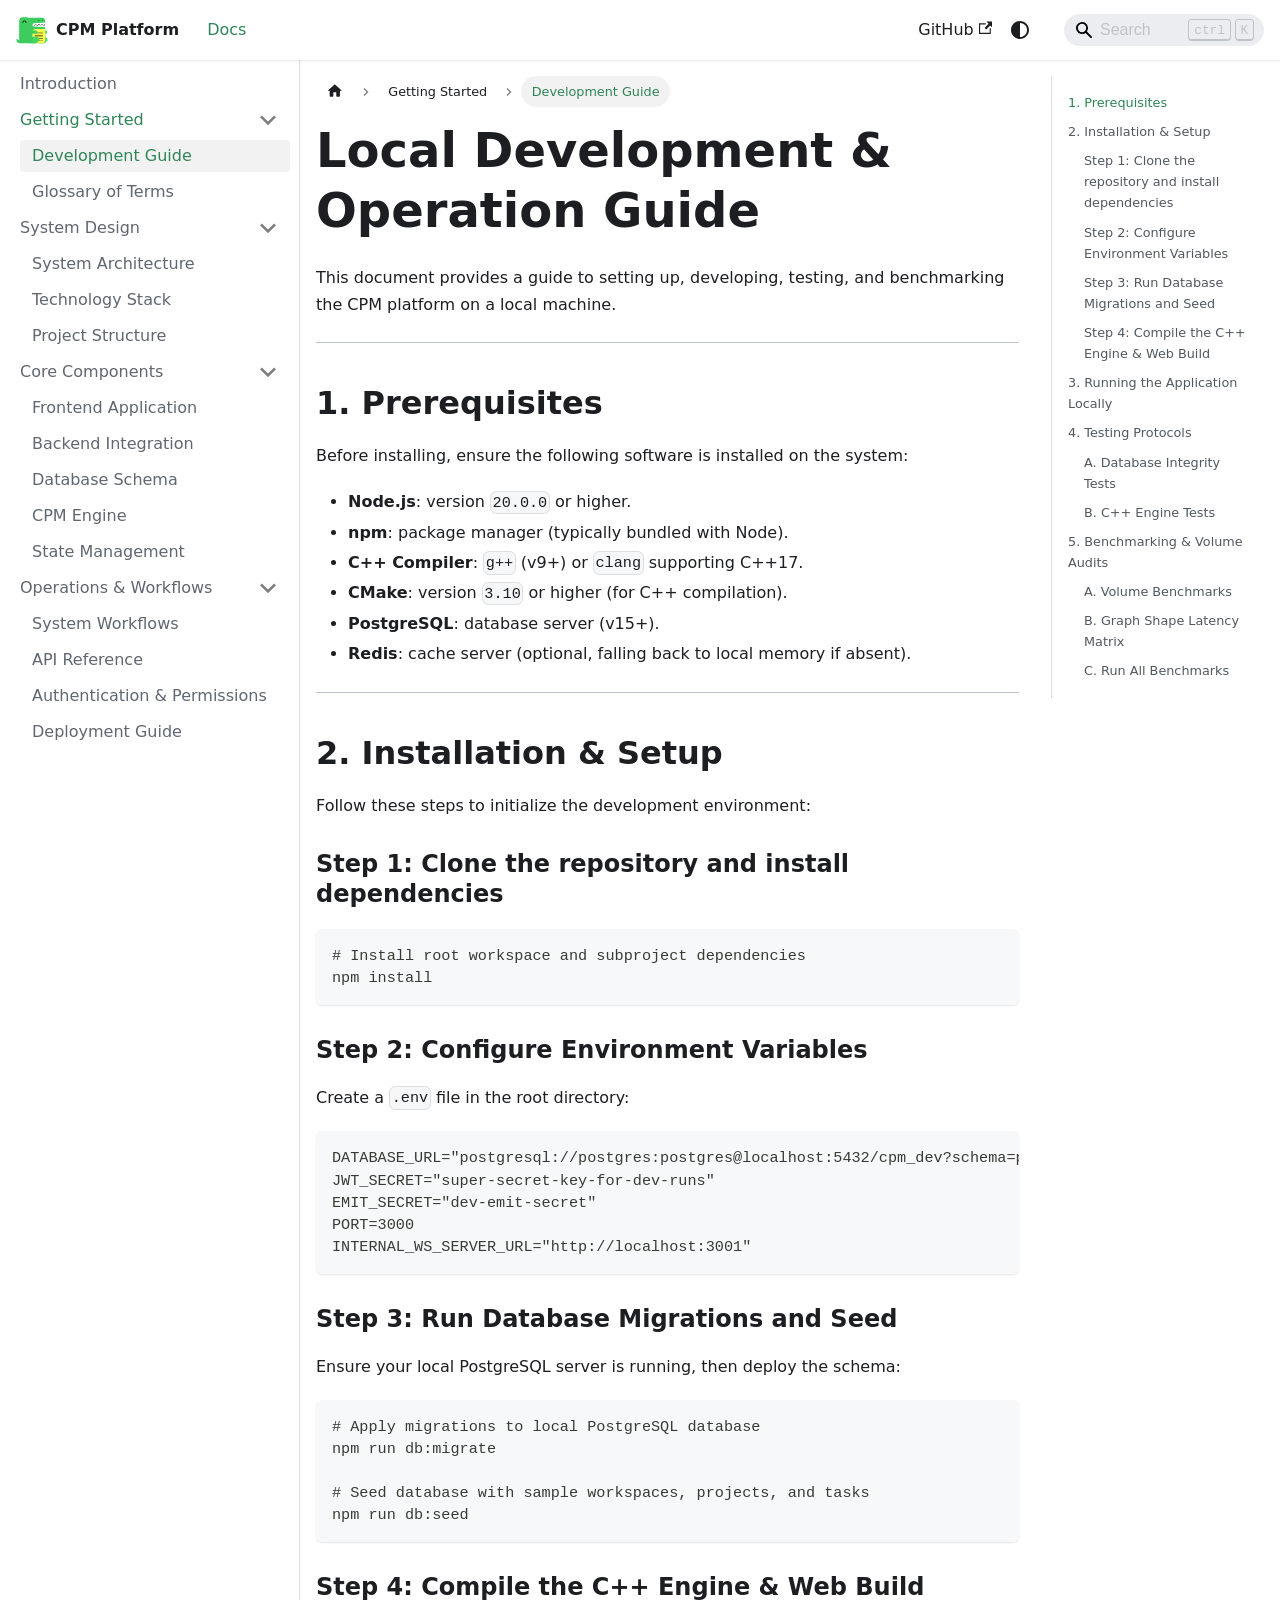
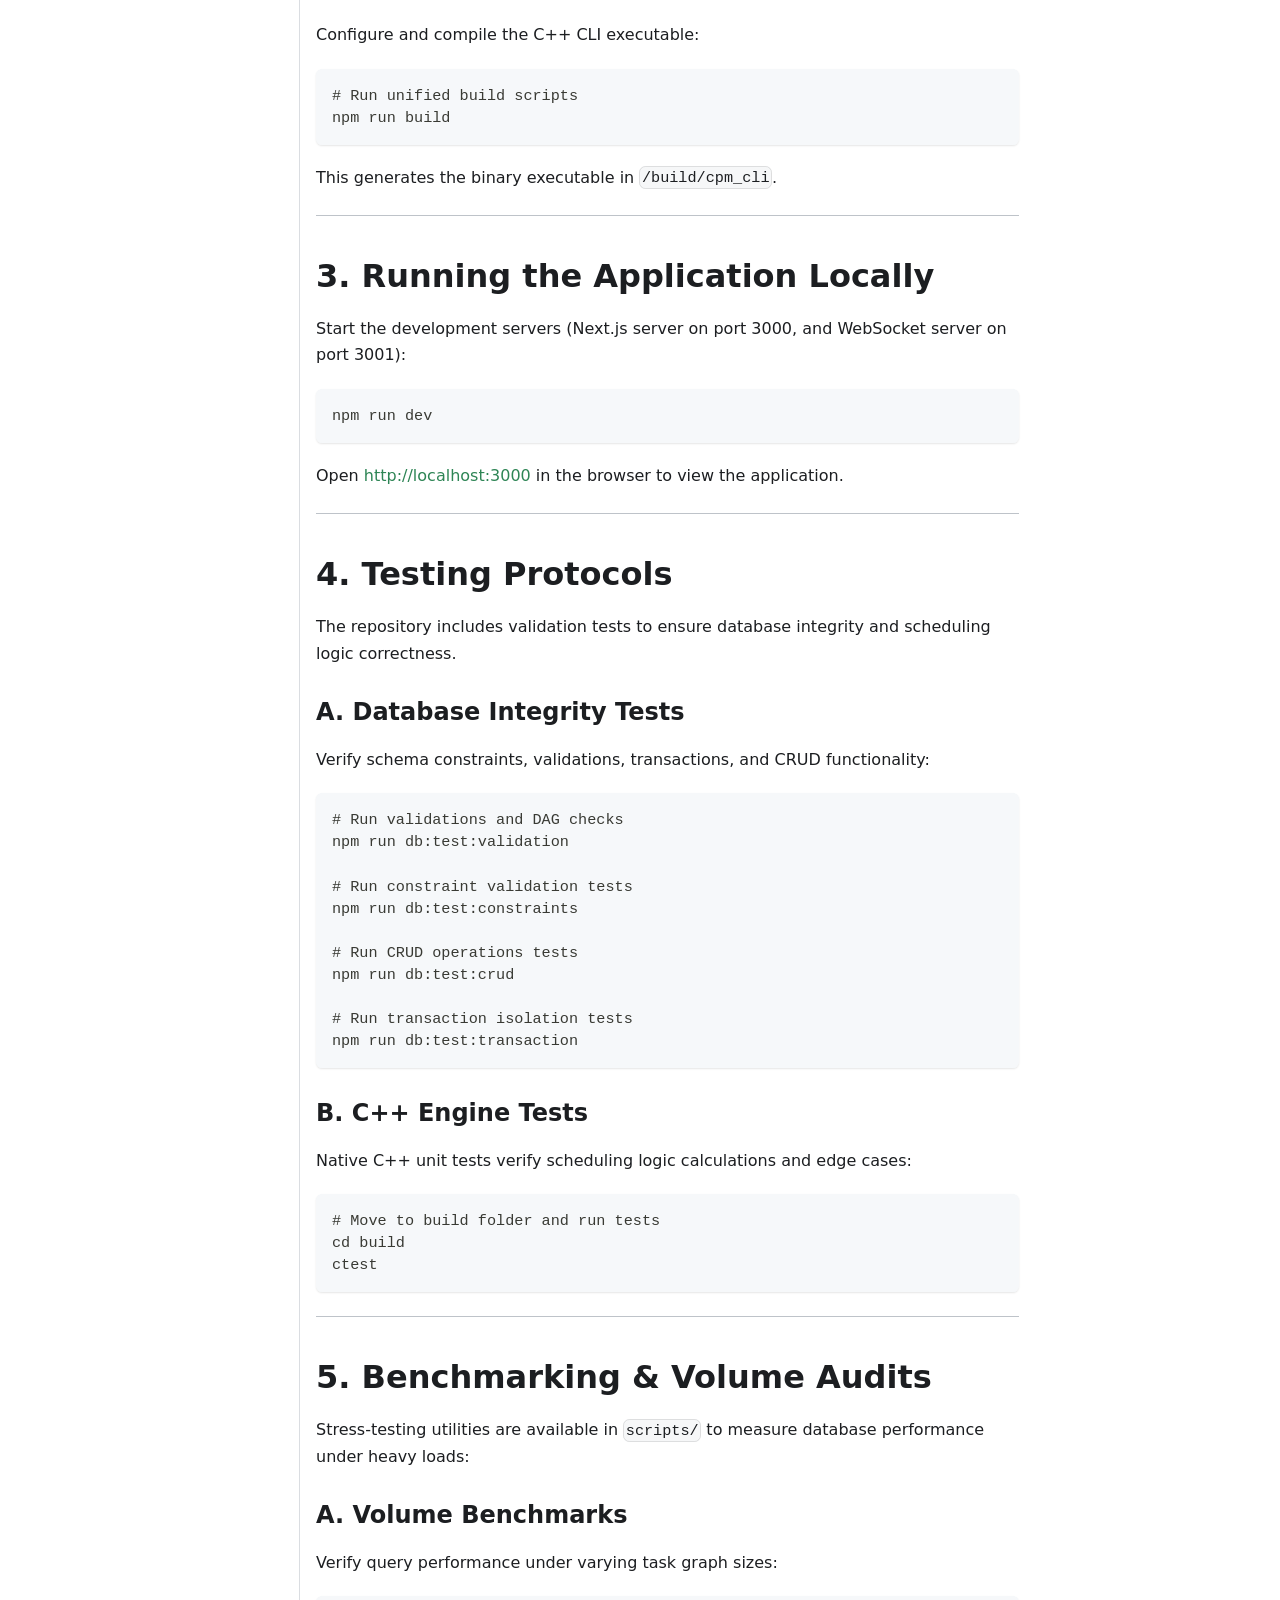
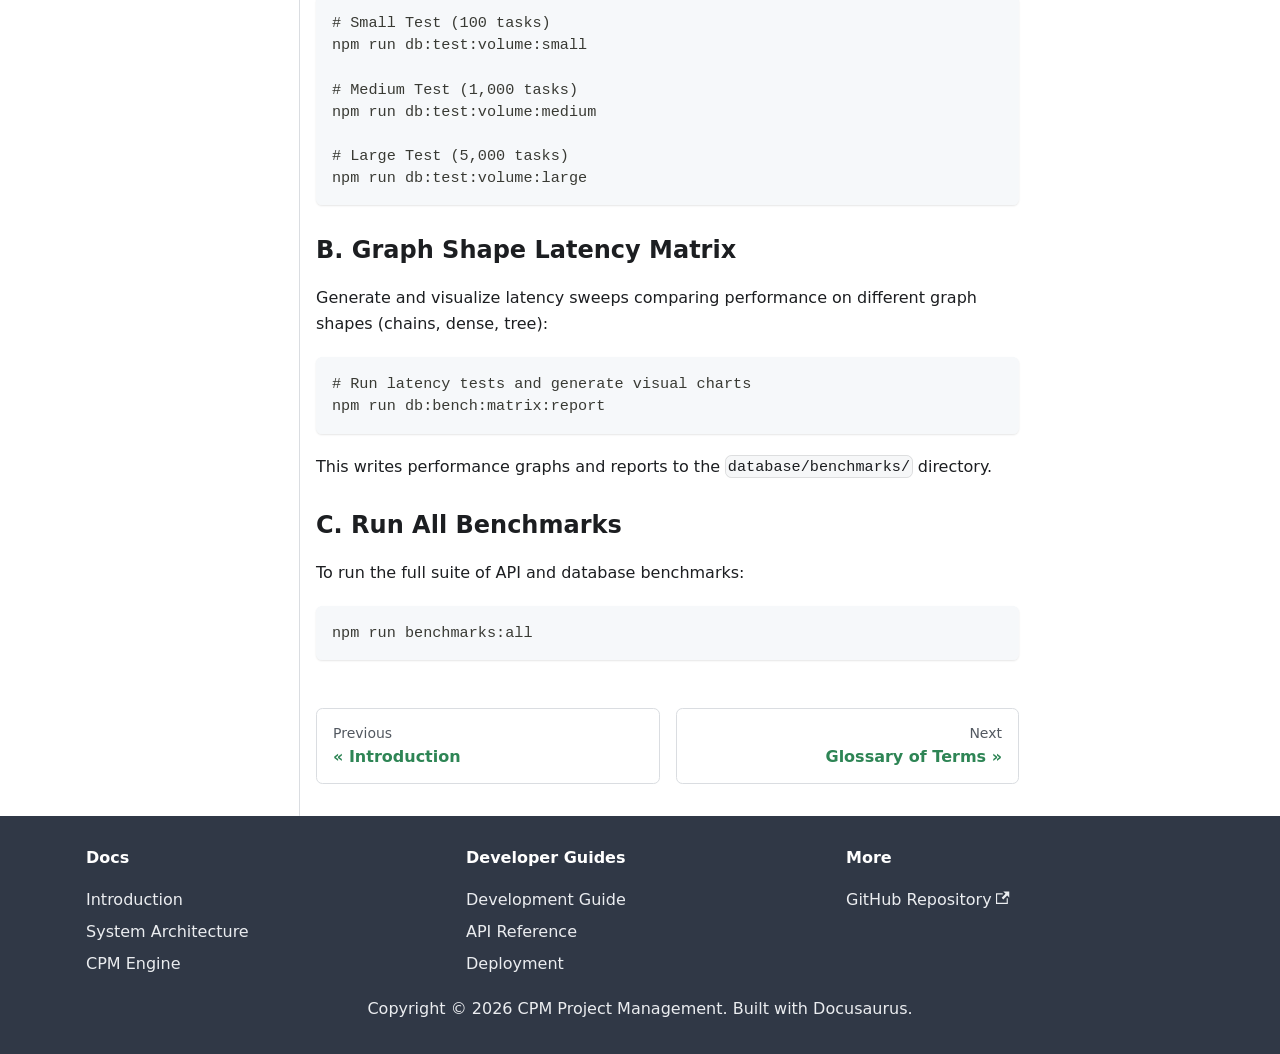
<file: projects/cpm-planner/docs/development-guide/index.html>
<!doctype html><html lang=en dir=ltr class="docs-wrapper plugin-docs plugin-id-default docs-version-current docs-doc-page docs-doc-id-development-guide" data-has-hydrated=false><head><meta charset=UTF-8><meta name=generator content="Docusaurus v3.10.1"><title data-rh=true>Development Guide | CPM Platform</title><meta data-rh=true name=viewport content="width=device-width, initial-scale=1.0"/><meta data-rh=true name=twitter:card content=summary_large_image /><meta data-rh=true property=og:image content=https://dhruv-meshram.github.io/projects/cpm-planner/docs/img/docusaurus-social-card.jpg /><meta data-rh=true name=twitter:image content=https://dhruv-meshram.github.io/projects/cpm-planner/docs/img/docusaurus-social-card.jpg /><meta data-rh=true property=og:url content=https://dhruv-meshram.github.io/projects/cpm-planner/docs/development-guide /><meta data-rh=true property=og:locale content=en /><meta data-rh=true name=docusaurus_locale content=en /><meta data-rh=true name=docsearch:language content=en /><meta data-rh=true name=docusaurus_version content=current /><meta data-rh=true name=docusaurus_tag content=docs-default-current /><meta data-rh=true name=docsearch:version content=current /><meta data-rh=true name=docsearch:docusaurus_tag content=docs-default-current /><meta data-rh=true property=og:title content="Development Guide | CPM Platform"/><meta data-rh=true name=description content="Local environment setups, testing scripts, and performance sweeps."/><meta data-rh=true property=og:description content="Local environment setups, testing scripts, and performance sweeps."/><link data-rh=true rel=icon href=/projects/cpm-planner/docs/img/favicon.ico /><link data-rh=true rel=canonical href=https://dhruv-meshram.github.io/projects/cpm-planner/docs/development-guide /><link data-rh=true rel=alternate href=https://dhruv-meshram.github.io/projects/cpm-planner/docs/development-guide hreflang=en /><link data-rh=true rel=alternate href=https://dhruv-meshram.github.io/projects/cpm-planner/docs/development-guide hreflang=x-default /><script data-rh=true type=application/ld+json>{"@context":"https://schema.org","@type":"BreadcrumbList","itemListElement":[{"@type":"ListItem","item":"https://dhruv-meshram.github.io/projects/cpm-planner/docs/development-guide","name":"Development Guide","position":1}]}</script><link rel=stylesheet href=/projects/cpm-planner/docs/assets/css/styles.ddbc8645.css /><script src=/projects/cpm-planner/docs/assets/js/runtime~main.439d0e4f.js defer></script><script src=/projects/cpm-planner/docs/assets/js/main.a1f3c69b.js defer></script></head><body><svg style="display: none;"><defs>
<symbol id=theme-svg-external-link viewBox="0 0 24 24"><path fill=currentColor d="M21 13v10h-21v-19h12v2h-10v15h17v-8h2zm3-12h-10.988l4.035 4-6.977 7.07 2.828 2.828 6.977-7.07 4.125 4.172v-11z"/></symbol>
</defs></svg>
<script>!function(){var t=function(){try{return new URLSearchParams(window.location.search).get("docusaurus-theme")}catch(t){}}()||function(){try{return window.localStorage.getItem("theme-ac4")}catch(t){}}();document.documentElement.setAttribute("data-theme",t||(window.matchMedia("(prefers-color-scheme: dark)").matches?"dark":"light")),document.documentElement.setAttribute("data-theme-choice",t||"system")}(),function(){try{for(var[t,e]of new URLSearchParams(window.location.search).entries())if(t.startsWith("docusaurus-data-")){var a=t.replace("docusaurus-data-","data-");document.documentElement.setAttribute(a,e)}}catch(t){}}()</script><div id=__docusaurus><link rel=preload as=image href=/projects/cpm-planner/docs/img/logo.svg /><div role=region aria-label="Skip to main content"><a class=skipToContent_fXgn href=#__docusaurus_skipToContent_fallback>Skip to main content</a></div><nav aria-label=Main class="theme-layout-navbar navbar navbar--fixed-top"><div class=navbar__inner><div class="theme-layout-navbar-left navbar__items"><button aria-label="Toggle navigation bar" aria-expanded=false class="navbar__toggle clean-btn" type=button><svg width=30 height=30 viewBox="0 0 30 30" aria-hidden=true><path stroke=currentColor stroke-linecap=round stroke-miterlimit=10 stroke-width=2 d="M4 7h22M4 15h22M4 23h22"/></svg></button><a class=navbar__brand href=/projects/cpm-planner/docs/><div class=navbar__logo><img src=/projects/cpm-planner/docs/img/logo.svg alt="CPM Logo" class="themedComponent_mlkZ themedComponent--light_NVdE"/><img src=/projects/cpm-planner/docs/img/logo.svg alt="CPM Logo" class="themedComponent_mlkZ themedComponent--dark_xIcU"/></div><b class="navbar__title text--truncate">CPM Platform</b></a><a aria-current=page class="navbar__item navbar__link navbar__link--active" href=/projects/cpm-planner/docs/>Docs</a></div><div class="theme-layout-navbar-right navbar__items navbar__items--right"><a href=https://github.com/dhruv-meshram/cpm target=_blank rel="noopener noreferrer" class="navbar__item navbar__link">GitHub<svg width=13.5 height=13.5 aria-label="(opens in new tab)" class=iconExternalLink_nPIU><use href=#theme-svg-external-link /></svg></a><div class="toggle_vylO colorModeToggle_DEke"><button class="clean-btn toggleButton_gllP toggleButtonDisabled_aARS" type=button disabled title="system mode" aria-label="Switch between dark and light mode (currently system mode)"><svg viewBox="0 0 24 24" width=24 height=24 aria-hidden=true class="toggleIcon_g3eP lightToggleIcon_pyhR"><path fill=currentColor d="M12,9c1.65,0,3,1.35,3,3s-1.35,3-3,3s-3-1.35-3-3S10.35,9,12,9 M12,7c-2.76,0-5,2.24-5,5s2.24,5,5,5s5-2.24,5-5 S14.76,7,12,7L12,7z M2,13l2,0c0.55,0,1-0.45,1-1s-0.45-1-1-1l-2,0c-0.55,0-1,0.45-1,1S1.45,13,2,13z M20,13l2,0c0.55,0,1-0.45,1-1 s-0.45-1-1-1l-2,0c-0.55,0-1,0.45-1,1S19.45,13,20,13z M11,2v2c0,0.55,0.45,1,1,1s1-0.45,1-1V2c0-0.55-0.45-1-1-1S11,1.45,11,2z M11,20v2c0,0.55,0.45,1,1,1s1-0.45,1-1v-2c0-0.55-0.45-1-1-1C11.45,19,11,19.45,11,20z M5.99,4.58c-0.39-0.39-1.03-0.39-1.41,0 c-0.39,0.39-0.39,1.03,0,1.41l1.06,1.06c0.39,0.39,1.03,0.39,1.41,0s0.39-1.03,0-1.41L5.99,4.58z M18.36,16.95 c-0.39-0.39-1.03-0.39-1.41,0c-0.39,0.39-0.39,1.03,0,1.41l1.06,1.06c0.39,0.39,1.03,0.39,1.41,0c0.39-0.39,0.39-1.03,0-1.41 L18.36,16.95z M19.42,5.99c0.39-0.39,0.39-1.03,0-1.41c-0.39-0.39-1.03-0.39-1.41,0l-1.06,1.06c-0.39,0.39-0.39,1.03,0,1.41 s1.03,0.39,1.41,0L19.42,5.99z M7.05,18.36c0.39-0.39,0.39-1.03,0-1.41c-0.39-0.39-1.03-0.39-1.41,0l-1.06,1.06 c-0.39,0.39-0.39,1.03,0,1.41s1.03,0.39,1.41,0L7.05,18.36z"/></svg><svg viewBox="0 0 24 24" width=24 height=24 aria-hidden=true class="toggleIcon_g3eP darkToggleIcon_wfgR"><path fill=currentColor d="M9.37,5.51C9.19,6.15,9.1,6.82,9.1,7.5c0,4.08,3.32,7.4,7.4,7.4c0.68,0,1.35-0.09,1.99-0.27C17.45,17.19,14.93,19,12,19 c-3.86,0-7-3.14-7-7C5,9.07,6.81,6.55,9.37,5.51z M12,3c-4.97,0-9,4.03-9,9s4.03,9,9,9s9-4.03,9-9c0-0.46-0.04-0.92-0.1-1.36 c-0.98,1.37-2.58,2.26-4.4,2.26c-2.98,0-5.4-2.42-5.4-5.4c0-1.81,0.89-3.42,2.26-4.4C12.92,3.04,12.46,3,12,3L12,3z"/></svg><svg viewBox="0 0 24 24" width=24 height=24 aria-hidden=true class="toggleIcon_g3eP systemToggleIcon_QzmC"><path fill=currentColor d="m12 21c4.971 0 9-4.029 9-9s-4.029-9-9-9-9 4.029-9 9 4.029 9 9 9zm4.95-13.95c1.313 1.313 2.05 3.093 2.05 4.95s-0.738 3.637-2.05 4.95c-1.313 1.313-3.093 2.05-4.95 2.05v-14c1.857 0 3.637 0.737 4.95 2.05z"/></svg></button></div><div class=navbarSearchContainer_Bca1><div class="navbar__search searchBarContainer_NW3z" dir=ltr><input placeholder=Search aria-label=Search class="navbar__search-input searchInput_YFbd" value="" /><div class="loadingRing_RJI3 searchBarLoadingRing_YnHq"><div></div><div></div><div></div><div></div></div></div></div></div></div><div role=presentation class=navbar-sidebar__backdrop></div></nav><div id=__docusaurus_skipToContent_fallback class="theme-layout-main main-wrapper mainWrapper_z2l0"><div class=docsWrapper_hBAB><button aria-label="Scroll back to top" class="clean-btn theme-back-to-top-button backToTopButton_sjWU" type=button></button><div class=docRoot_UBD9><aside class="theme-doc-sidebar-container docSidebarContainer_YfHR"><div class=sidebarViewport_aRkj><div class=sidebar_njMd><nav aria-label="Docs sidebar" class="menu thin-scrollbar menu_SIkG"><ul class="theme-doc-sidebar-menu menu__list"><li class="theme-doc-sidebar-item-link theme-doc-sidebar-item-link-level-1 menu__list-item"><a class=menu__link href=/projects/cpm-planner/docs/><span title=Introduction class=linkLabel_WmDU>Introduction</span></a><li class="theme-doc-sidebar-item-category theme-doc-sidebar-item-category-level-1 menu__list-item"><div class=menu__list-item-collapsible><a class="categoryLink_byQd menu__link menu__link--sublist menu__link--sublist-caret menu__link--active" role=button aria-expanded=true href=/projects/cpm-planner/docs/development-guide><span title="Getting Started" class=categoryLinkLabel_W154>Getting Started</span></a></div><ul class=menu__list><li class="theme-doc-sidebar-item-link theme-doc-sidebar-item-link-level-2 menu__list-item"><a class="menu__link menu__link--active" aria-current=page tabindex=0 href=/projects/cpm-planner/docs/development-guide><span title="Development Guide" class=linkLabel_WmDU>Development Guide</span></a><li class="theme-doc-sidebar-item-link theme-doc-sidebar-item-link-level-2 menu__list-item"><a class=menu__link tabindex=0 href=/projects/cpm-planner/docs/glossary><span title="Glossary of Terms" class=linkLabel_WmDU>Glossary of Terms</span></a></ul><li class="theme-doc-sidebar-item-category theme-doc-sidebar-item-category-level-1 menu__list-item"><div class=menu__list-item-collapsible><a class="categoryLink_byQd menu__link menu__link--sublist menu__link--sublist-caret" role=button aria-expanded=true href=/projects/cpm-planner/docs/architecture><span title="System Design" class=categoryLinkLabel_W154>System Design</span></a></div><ul class=menu__list><li class="theme-doc-sidebar-item-link theme-doc-sidebar-item-link-level-2 menu__list-item"><a class=menu__link tabindex=0 href=/projects/cpm-planner/docs/architecture><span title="System Architecture" class=linkLabel_WmDU>System Architecture</span></a><li class="theme-doc-sidebar-item-link theme-doc-sidebar-item-link-level-2 menu__list-item"><a class=menu__link tabindex=0 href=/projects/cpm-planner/docs/tech-stack><span title="Technology Stack" class=linkLabel_WmDU>Technology Stack</span></a><li class="theme-doc-sidebar-item-link theme-doc-sidebar-item-link-level-2 menu__list-item"><a class=menu__link tabindex=0 href=/projects/cpm-planner/docs/project-structure><span title="Project Structure" class=linkLabel_WmDU>Project Structure</span></a></ul><li class="theme-doc-sidebar-item-category theme-doc-sidebar-item-category-level-1 menu__list-item"><div class=menu__list-item-collapsible><a class="categoryLink_byQd menu__link menu__link--sublist menu__link--sublist-caret" role=button aria-expanded=true href=/projects/cpm-planner/docs/frontend><span title="Core Components" class=categoryLinkLabel_W154>Core Components</span></a></div><ul class=menu__list><li class="theme-doc-sidebar-item-link theme-doc-sidebar-item-link-level-2 menu__list-item"><a class=menu__link tabindex=0 href=/projects/cpm-planner/docs/frontend><span title="Frontend Application" class=linkLabel_WmDU>Frontend Application</span></a><li class="theme-doc-sidebar-item-link theme-doc-sidebar-item-link-level-2 menu__list-item"><a class=menu__link tabindex=0 href=/projects/cpm-planner/docs/backend><span title="Backend Integration" class=linkLabel_WmDU>Backend Integration</span></a><li class="theme-doc-sidebar-item-link theme-doc-sidebar-item-link-level-2 menu__list-item"><a class=menu__link tabindex=0 href=/projects/cpm-planner/docs/database><span title="Database Schema" class=linkLabel_WmDU>Database Schema</span></a><li class="theme-doc-sidebar-item-link theme-doc-sidebar-item-link-level-2 menu__list-item"><a class=menu__link tabindex=0 href=/projects/cpm-planner/docs/cpm_engine><span title="CPM Engine" class=linkLabel_WmDU>CPM Engine</span></a><li class="theme-doc-sidebar-item-link theme-doc-sidebar-item-link-level-2 menu__list-item"><a class=menu__link tabindex=0 href=/projects/cpm-planner/docs/state-management><span title="State Management" class=linkLabel_WmDU>State Management</span></a></ul><li class="theme-doc-sidebar-item-category theme-doc-sidebar-item-category-level-1 menu__list-item"><div class=menu__list-item-collapsible><a class="categoryLink_byQd menu__link menu__link--sublist menu__link--sublist-caret" role=button aria-expanded=true href=/projects/cpm-planner/docs/workflows><span title="Operations & Workflows" class=categoryLinkLabel_W154>Operations & Workflows</span></a></div><ul class=menu__list><li class="theme-doc-sidebar-item-link theme-doc-sidebar-item-link-level-2 menu__list-item"><a class=menu__link tabindex=0 href=/projects/cpm-planner/docs/workflows><span title="System Workflows" class=linkLabel_WmDU>System Workflows</span></a><li class="theme-doc-sidebar-item-link theme-doc-sidebar-item-link-level-2 menu__list-item"><a class=menu__link tabindex=0 href=/projects/cpm-planner/docs/api><span title="API Reference" class=linkLabel_WmDU>API Reference</span></a><li class="theme-doc-sidebar-item-link theme-doc-sidebar-item-link-level-2 menu__list-item"><a class=menu__link tabindex=0 href=/projects/cpm-planner/docs/authentication><span title="Authentication & Permissions" class=linkLabel_WmDU>Authentication & Permissions</span></a><li class="theme-doc-sidebar-item-link theme-doc-sidebar-item-link-level-2 menu__list-item"><a class=menu__link tabindex=0 href=/projects/cpm-planner/docs/deployment><span title="Deployment Guide" class=linkLabel_WmDU>Deployment Guide</span></a></ul></ul></nav></div></div></aside><main class=docMainContainer_TBSr><div class="container padding-top--md padding-bottom--lg"><div class=row><div class="col docItemCol_VOVn"><div class=docItemContainer_Djhp><article><nav class="theme-doc-breadcrumbs breadcrumbsContainer_Z_bl" aria-label=Breadcrumbs><ul class=breadcrumbs><li class=breadcrumbs__item><a aria-label="Home page" class=breadcrumbs__link href=/projects/cpm-planner/docs/><svg viewBox="0 0 24 24" class=breadcrumbHomeIcon_YNFT><path d="M10 19v-5h4v5c0 .55.45 1 1 1h3c.55 0 1-.45 1-1v-7h1.7c.46 0 .68-.57.33-.87L12.67 3.6c-.38-.34-.96-.34-1.34 0l-8.36 7.53c-.34.3-.13.87.33.87H5v7c0 .55.45 1 1 1h3c.55 0 1-.45 1-1z" fill=currentColor /></svg></a><li class=breadcrumbs__item><span class=breadcrumbs__link>Getting Started</span><li class="breadcrumbs__item breadcrumbs__item--active"><span class=breadcrumbs__link>Development Guide</span></ul></nav><div class="tocCollapsible_ETCw theme-doc-toc-mobile tocMobile_ITEo"><button type=button class="clean-btn tocCollapsibleButton_TO0P">On this page</button></div><div class="theme-doc-markdown markdown"><header><h1>Local Development & Operation Guide</h1></header>
<p>This document provides a guide to setting up, developing, testing, and benchmarking the CPM platform on a local machine.</p>
<hr/>
<h2 class="anchor anchorTargetStickyNavbar_Vzrq" id=1-prerequisites>1. Prerequisites<a href=#1-prerequisites class=hash-link aria-label="Direct link to 1. Prerequisites" title="Direct link to 1. Prerequisites" translate=no>​</a></h2>
<p>Before installing, ensure the following software is installed on the system:</p>
<ul>
<li class=""><strong>Node.js</strong>: version <code>20.0.0</code> or higher.</li>
<li class=""><strong>npm</strong>: package manager (typically bundled with Node).</li>
<li class=""><strong>C++ Compiler</strong>: <code>g++</code> (v9+) or <code>clang</code> supporting C++17.</li>
<li class=""><strong>CMake</strong>: version <code>3.10</code> or higher (for C++ compilation).</li>
<li class=""><strong>PostgreSQL</strong>: database server (v15+).</li>
<li class=""><strong>Redis</strong>: cache server (optional, falling back to local memory if absent).</li>
</ul>
<hr/>
<h2 class="anchor anchorTargetStickyNavbar_Vzrq" id=2-installation--setup>2. Installation & Setup<a href=#2-installation--setup class=hash-link aria-label="Direct link to 2. Installation & Setup" title="Direct link to 2. Installation & Setup" translate=no>​</a></h2>
<p>Follow these steps to initialize the development environment:</p>
<h3 class="anchor anchorTargetStickyNavbar_Vzrq" id=step-1-clone-the-repository-and-install-dependencies>Step 1: Clone the repository and install dependencies<a href=#step-1-clone-the-repository-and-install-dependencies class=hash-link aria-label="Direct link to Step 1: Clone the repository and install dependencies" title="Direct link to Step 1: Clone the repository and install dependencies" translate=no>​</a></h3>
<div class="language-bash codeBlockContainer_Ckt0 theme-code-block" style=--prism-color:#393A34;--prism-background-color:#f6f8fa><div class=codeBlockContent_QJqH><pre tabindex=0 class="prism-code language-bash codeBlock_bY9V thin-scrollbar" style=color:#393A34;background-color:#f6f8fa><code class=codeBlockLines_e6Vv><div class=token-line style=color:#393A34><span class="token plain"># Install root workspace and subproject dependencies</span><br/></div><div class=token-line style=color:#393A34><span class="token plain">npm install</span><br/></div></code></pre></div></div>
<h3 class="anchor anchorTargetStickyNavbar_Vzrq" id=step-2-configure-environment-variables>Step 2: Configure Environment Variables<a href=#step-2-configure-environment-variables class=hash-link aria-label="Direct link to Step 2: Configure Environment Variables" title="Direct link to Step 2: Configure Environment Variables" translate=no>​</a></h3>
<p>Create a <code>.env</code> file in the root directory:</p>
<div class="language-env codeBlockContainer_Ckt0 theme-code-block" style=--prism-color:#393A34;--prism-background-color:#f6f8fa><div class=codeBlockContent_QJqH><pre tabindex=0 class="prism-code language-env codeBlock_bY9V thin-scrollbar" style=color:#393A34;background-color:#f6f8fa><code class=codeBlockLines_e6Vv><div class=token-line style=color:#393A34><span class="token plain">DATABASE_URL="postgresql://postgres:postgres@localhost:5432/cpm_dev?schema=public"</span><br/></div><div class=token-line style=color:#393A34><span class="token plain">JWT_SECRET="super-secret-key-for-dev-runs"</span><br/></div><div class=token-line style=color:#393A34><span class="token plain">EMIT_SECRET="dev-emit-secret"</span><br/></div><div class=token-line style=color:#393A34><span class="token plain">PORT=3000</span><br/></div><div class=token-line style=color:#393A34><span class="token plain">INTERNAL_WS_SERVER_URL="http://localhost:3001"</span><br/></div></code></pre></div></div>
<h3 class="anchor anchorTargetStickyNavbar_Vzrq" id=step-3-run-database-migrations-and-seed>Step 3: Run Database Migrations and Seed<a href=#step-3-run-database-migrations-and-seed class=hash-link aria-label="Direct link to Step 3: Run Database Migrations and Seed" title="Direct link to Step 3: Run Database Migrations and Seed" translate=no>​</a></h3>
<p>Ensure your local PostgreSQL server is running, then deploy the schema:</p>
<div class="language-bash codeBlockContainer_Ckt0 theme-code-block" style=--prism-color:#393A34;--prism-background-color:#f6f8fa><div class=codeBlockContent_QJqH><pre tabindex=0 class="prism-code language-bash codeBlock_bY9V thin-scrollbar" style=color:#393A34;background-color:#f6f8fa><code class=codeBlockLines_e6Vv><div class=token-line style=color:#393A34><span class="token plain"># Apply migrations to local PostgreSQL database</span><br/></div><div class=token-line style=color:#393A34><span class="token plain">npm run db:migrate</span><br/></div><div class=token-line style=color:#393A34><span class="token plain" style=display:inline-block></span><br/></div><div class=token-line style=color:#393A34><span class="token plain"># Seed database with sample workspaces, projects, and tasks</span><br/></div><div class=token-line style=color:#393A34><span class="token plain">npm run db:seed</span><br/></div></code></pre></div></div>
<h3 class="anchor anchorTargetStickyNavbar_Vzrq" id=step-4-compile-the-c-engine--web-build>Step 4: Compile the C++ Engine & Web Build<a href=#step-4-compile-the-c-engine--web-build class=hash-link aria-label="Direct link to Step 4: Compile the C++ Engine & Web Build" title="Direct link to Step 4: Compile the C++ Engine & Web Build" translate=no>​</a></h3>
<p>Configure and compile the C++ CLI executable:</p>
<div class="language-bash codeBlockContainer_Ckt0 theme-code-block" style=--prism-color:#393A34;--prism-background-color:#f6f8fa><div class=codeBlockContent_QJqH><pre tabindex=0 class="prism-code language-bash codeBlock_bY9V thin-scrollbar" style=color:#393A34;background-color:#f6f8fa><code class=codeBlockLines_e6Vv><div class=token-line style=color:#393A34><span class="token plain"># Run unified build scripts</span><br/></div><div class=token-line style=color:#393A34><span class="token plain">npm run build</span><br/></div></code></pre></div></div>
<p>This generates the binary executable in <code>/build/cpm_cli</code>.</p>
<hr/>
<h2 class="anchor anchorTargetStickyNavbar_Vzrq" id=3-running-the-application-locally>3. Running the Application Locally<a href=#3-running-the-application-locally class=hash-link aria-label="Direct link to 3. Running the Application Locally" title="Direct link to 3. Running the Application Locally" translate=no>​</a></h2>
<p>Start the development servers (Next.js server on port 3000, and WebSocket server on port 3001):</p>
<div class="language-bash codeBlockContainer_Ckt0 theme-code-block" style=--prism-color:#393A34;--prism-background-color:#f6f8fa><div class=codeBlockContent_QJqH><pre tabindex=0 class="prism-code language-bash codeBlock_bY9V thin-scrollbar" style=color:#393A34;background-color:#f6f8fa><code class=codeBlockLines_e6Vv><div class=token-line style=color:#393A34><span class="token plain">npm run dev</span><br/></div></code></pre></div></div>
<p>Open <a href=http://localhost:3000 target=_blank rel="noopener noreferrer" class="">http://localhost:3000</a> in the browser to view the application.</p>
<hr/>
<h2 class="anchor anchorTargetStickyNavbar_Vzrq" id=4-testing-protocols>4. Testing Protocols<a href=#4-testing-protocols class=hash-link aria-label="Direct link to 4. Testing Protocols" title="Direct link to 4. Testing Protocols" translate=no>​</a></h2>
<p>The repository includes validation tests to ensure database integrity and scheduling logic correctness.</p>
<h3 class="anchor anchorTargetStickyNavbar_Vzrq" id=a-database-integrity-tests>A. Database Integrity Tests<a href=#a-database-integrity-tests class=hash-link aria-label="Direct link to A. Database Integrity Tests" title="Direct link to A. Database Integrity Tests" translate=no>​</a></h3>
<p>Verify schema constraints, validations, transactions, and CRUD functionality:</p>
<div class="language-bash codeBlockContainer_Ckt0 theme-code-block" style=--prism-color:#393A34;--prism-background-color:#f6f8fa><div class=codeBlockContent_QJqH><pre tabindex=0 class="prism-code language-bash codeBlock_bY9V thin-scrollbar" style=color:#393A34;background-color:#f6f8fa><code class=codeBlockLines_e6Vv><div class=token-line style=color:#393A34><span class="token plain"># Run validations and DAG checks</span><br/></div><div class=token-line style=color:#393A34><span class="token plain">npm run db:test:validation</span><br/></div><div class=token-line style=color:#393A34><span class="token plain" style=display:inline-block></span><br/></div><div class=token-line style=color:#393A34><span class="token plain"># Run constraint validation tests</span><br/></div><div class=token-line style=color:#393A34><span class="token plain">npm run db:test:constraints</span><br/></div><div class=token-line style=color:#393A34><span class="token plain" style=display:inline-block></span><br/></div><div class=token-line style=color:#393A34><span class="token plain"># Run CRUD operations tests</span><br/></div><div class=token-line style=color:#393A34><span class="token plain">npm run db:test:crud</span><br/></div><div class=token-line style=color:#393A34><span class="token plain" style=display:inline-block></span><br/></div><div class=token-line style=color:#393A34><span class="token plain"># Run transaction isolation tests</span><br/></div><div class=token-line style=color:#393A34><span class="token plain">npm run db:test:transaction</span><br/></div></code></pre></div></div>
<h3 class="anchor anchorTargetStickyNavbar_Vzrq" id=b-c-engine-tests>B. C++ Engine Tests<a href=#b-c-engine-tests class=hash-link aria-label="Direct link to B. C++ Engine Tests" title="Direct link to B. C++ Engine Tests" translate=no>​</a></h3>
<p>Native C++ unit tests verify scheduling logic calculations and edge cases:</p>
<div class="language-bash codeBlockContainer_Ckt0 theme-code-block" style=--prism-color:#393A34;--prism-background-color:#f6f8fa><div class=codeBlockContent_QJqH><pre tabindex=0 class="prism-code language-bash codeBlock_bY9V thin-scrollbar" style=color:#393A34;background-color:#f6f8fa><code class=codeBlockLines_e6Vv><div class=token-line style=color:#393A34><span class="token plain"># Move to build folder and run tests</span><br/></div><div class=token-line style=color:#393A34><span class="token plain">cd build</span><br/></div><div class=token-line style=color:#393A34><span class="token plain">ctest</span><br/></div></code></pre></div></div>
<hr/>
<h2 class="anchor anchorTargetStickyNavbar_Vzrq" id=5-benchmarking--volume-audits>5. Benchmarking & Volume Audits<a href=#5-benchmarking--volume-audits class=hash-link aria-label="Direct link to 5. Benchmarking & Volume Audits" title="Direct link to 5. Benchmarking & Volume Audits" translate=no>​</a></h2>
<p>Stress-testing utilities are available in <code>scripts/</code> to measure database performance under heavy loads:</p>
<h3 class="anchor anchorTargetStickyNavbar_Vzrq" id=a-volume-benchmarks>A. Volume Benchmarks<a href=#a-volume-benchmarks class=hash-link aria-label="Direct link to A. Volume Benchmarks" title="Direct link to A. Volume Benchmarks" translate=no>​</a></h3>
<p>Verify query performance under varying task graph sizes:</p>
<div class="language-bash codeBlockContainer_Ckt0 theme-code-block" style=--prism-color:#393A34;--prism-background-color:#f6f8fa><div class=codeBlockContent_QJqH><pre tabindex=0 class="prism-code language-bash codeBlock_bY9V thin-scrollbar" style=color:#393A34;background-color:#f6f8fa><code class=codeBlockLines_e6Vv><div class=token-line style=color:#393A34><span class="token plain"># Small Test (100 tasks)</span><br/></div><div class=token-line style=color:#393A34><span class="token plain">npm run db:test:volume:small</span><br/></div><div class=token-line style=color:#393A34><span class="token plain" style=display:inline-block></span><br/></div><div class=token-line style=color:#393A34><span class="token plain"># Medium Test (1,000 tasks)</span><br/></div><div class=token-line style=color:#393A34><span class="token plain">npm run db:test:volume:medium</span><br/></div><div class=token-line style=color:#393A34><span class="token plain" style=display:inline-block></span><br/></div><div class=token-line style=color:#393A34><span class="token plain"># Large Test (5,000 tasks)</span><br/></div><div class=token-line style=color:#393A34><span class="token plain">npm run db:test:volume:large</span><br/></div></code></pre></div></div>
<h3 class="anchor anchorTargetStickyNavbar_Vzrq" id=b-graph-shape-latency-matrix>B. Graph Shape Latency Matrix<a href=#b-graph-shape-latency-matrix class=hash-link aria-label="Direct link to B. Graph Shape Latency Matrix" title="Direct link to B. Graph Shape Latency Matrix" translate=no>​</a></h3>
<p>Generate and visualize latency sweeps comparing performance on different graph shapes (chains, dense, tree):</p>
<div class="language-bash codeBlockContainer_Ckt0 theme-code-block" style=--prism-color:#393A34;--prism-background-color:#f6f8fa><div class=codeBlockContent_QJqH><pre tabindex=0 class="prism-code language-bash codeBlock_bY9V thin-scrollbar" style=color:#393A34;background-color:#f6f8fa><code class=codeBlockLines_e6Vv><div class=token-line style=color:#393A34><span class="token plain"># Run latency tests and generate visual charts</span><br/></div><div class=token-line style=color:#393A34><span class="token plain">npm run db:bench:matrix:report</span><br/></div></code></pre></div></div>
<p>This writes performance graphs and reports to the <code>database/benchmarks/</code> directory.</p>
<h3 class="anchor anchorTargetStickyNavbar_Vzrq" id=c-run-all-benchmarks>C. Run All Benchmarks<a href=#c-run-all-benchmarks class=hash-link aria-label="Direct link to C. Run All Benchmarks" title="Direct link to C. Run All Benchmarks" translate=no>​</a></h3>
<p>To run the full suite of API and database benchmarks:</p>
<div class="language-bash codeBlockContainer_Ckt0 theme-code-block" style=--prism-color:#393A34;--prism-background-color:#f6f8fa><div class=codeBlockContent_QJqH><pre tabindex=0 class="prism-code language-bash codeBlock_bY9V thin-scrollbar" style=color:#393A34;background-color:#f6f8fa><code class=codeBlockLines_e6Vv><div class=token-line style=color:#393A34><span class="token plain">npm run benchmarks:all</span><br/></div></code></pre></div></div></div></article><nav class="docusaurus-mt-lg pagination-nav" aria-label="Docs pages"><a class="pagination-nav__link pagination-nav__link--prev" href=/projects/cpm-planner/docs/><div class=pagination-nav__sublabel>Previous</div><div class=pagination-nav__label>Introduction</div></a><a class="pagination-nav__link pagination-nav__link--next" href=/projects/cpm-planner/docs/glossary><div class=pagination-nav__sublabel>Next</div><div class=pagination-nav__label>Glossary of Terms</div></a></nav></div></div><div class="col col--3"><div class="tableOfContents_bqdL thin-scrollbar theme-doc-toc-desktop"><ul class="table-of-contents table-of-contents__left-border"><li><a href=#1-prerequisites class="table-of-contents__link toc-highlight">1. Prerequisites</a><li><a href=#2-installation--setup class="table-of-contents__link toc-highlight">2. Installation & Setup</a><ul><li><a href=#step-1-clone-the-repository-and-install-dependencies class="table-of-contents__link toc-highlight">Step 1: Clone the repository and install dependencies</a><li><a href=#step-2-configure-environment-variables class="table-of-contents__link toc-highlight">Step 2: Configure Environment Variables</a><li><a href=#step-3-run-database-migrations-and-seed class="table-of-contents__link toc-highlight">Step 3: Run Database Migrations and Seed</a><li><a href=#step-4-compile-the-c-engine--web-build class="table-of-contents__link toc-highlight">Step 4: Compile the C++ Engine & Web Build</a></ul><li><a href=#3-running-the-application-locally class="table-of-contents__link toc-highlight">3. Running the Application Locally</a><li><a href=#4-testing-protocols class="table-of-contents__link toc-highlight">4. Testing Protocols</a><ul><li><a href=#a-database-integrity-tests class="table-of-contents__link toc-highlight">A. Database Integrity Tests</a><li><a href=#b-c-engine-tests class="table-of-contents__link toc-highlight">B. C++ Engine Tests</a></ul><li><a href=#5-benchmarking--volume-audits class="table-of-contents__link toc-highlight">5. Benchmarking & Volume Audits</a><ul><li><a href=#a-volume-benchmarks class="table-of-contents__link toc-highlight">A. Volume Benchmarks</a><li><a href=#b-graph-shape-latency-matrix class="table-of-contents__link toc-highlight">B. Graph Shape Latency Matrix</a><li><a href=#c-run-all-benchmarks class="table-of-contents__link toc-highlight">C. Run All Benchmarks</a></ul></ul></div></div></div></div></main></div></div></div><footer class="theme-layout-footer footer footer--dark"><div class="container container-fluid"><div class="row footer__links"><div class="theme-layout-footer-column col footer__col"><div class=footer__title>Docs</div><ul class="footer__items clean-list"><li class=footer__item><a class=footer__link-item href=/projects/cpm-planner/docs/>Introduction</a><li class=footer__item><a class=footer__link-item href=/projects/cpm-planner/docs/architecture>System Architecture</a><li class=footer__item><a class=footer__link-item href=/projects/cpm-planner/docs/cpm_engine>CPM Engine</a></ul></div><div class="theme-layout-footer-column col footer__col"><div class=footer__title>Developer Guides</div><ul class="footer__items clean-list"><li class=footer__item><a class=footer__link-item href=/projects/cpm-planner/docs/development-guide>Development Guide</a><li class=footer__item><a class=footer__link-item href=/projects/cpm-planner/docs/api>API Reference</a><li class=footer__item><a class=footer__link-item href=/projects/cpm-planner/docs/deployment>Deployment</a></ul></div><div class="theme-layout-footer-column col footer__col"><div class=footer__title>More</div><ul class="footer__items clean-list"><li class=footer__item><a href=https://github.com/dhruv-meshram/cpm target=_blank rel="noopener noreferrer" class=footer__link-item>GitHub Repository<svg width=13.5 height=13.5 aria-label="(opens in new tab)" class=iconExternalLink_nPIU><use href=#theme-svg-external-link /></svg></a></ul></div></div><div class="footer__bottom text--center"><div class=footer__copyright>Copyright © 2026 CPM Project Management. Built with Docusaurus.</div></div></div></footer></div></body>
</file>
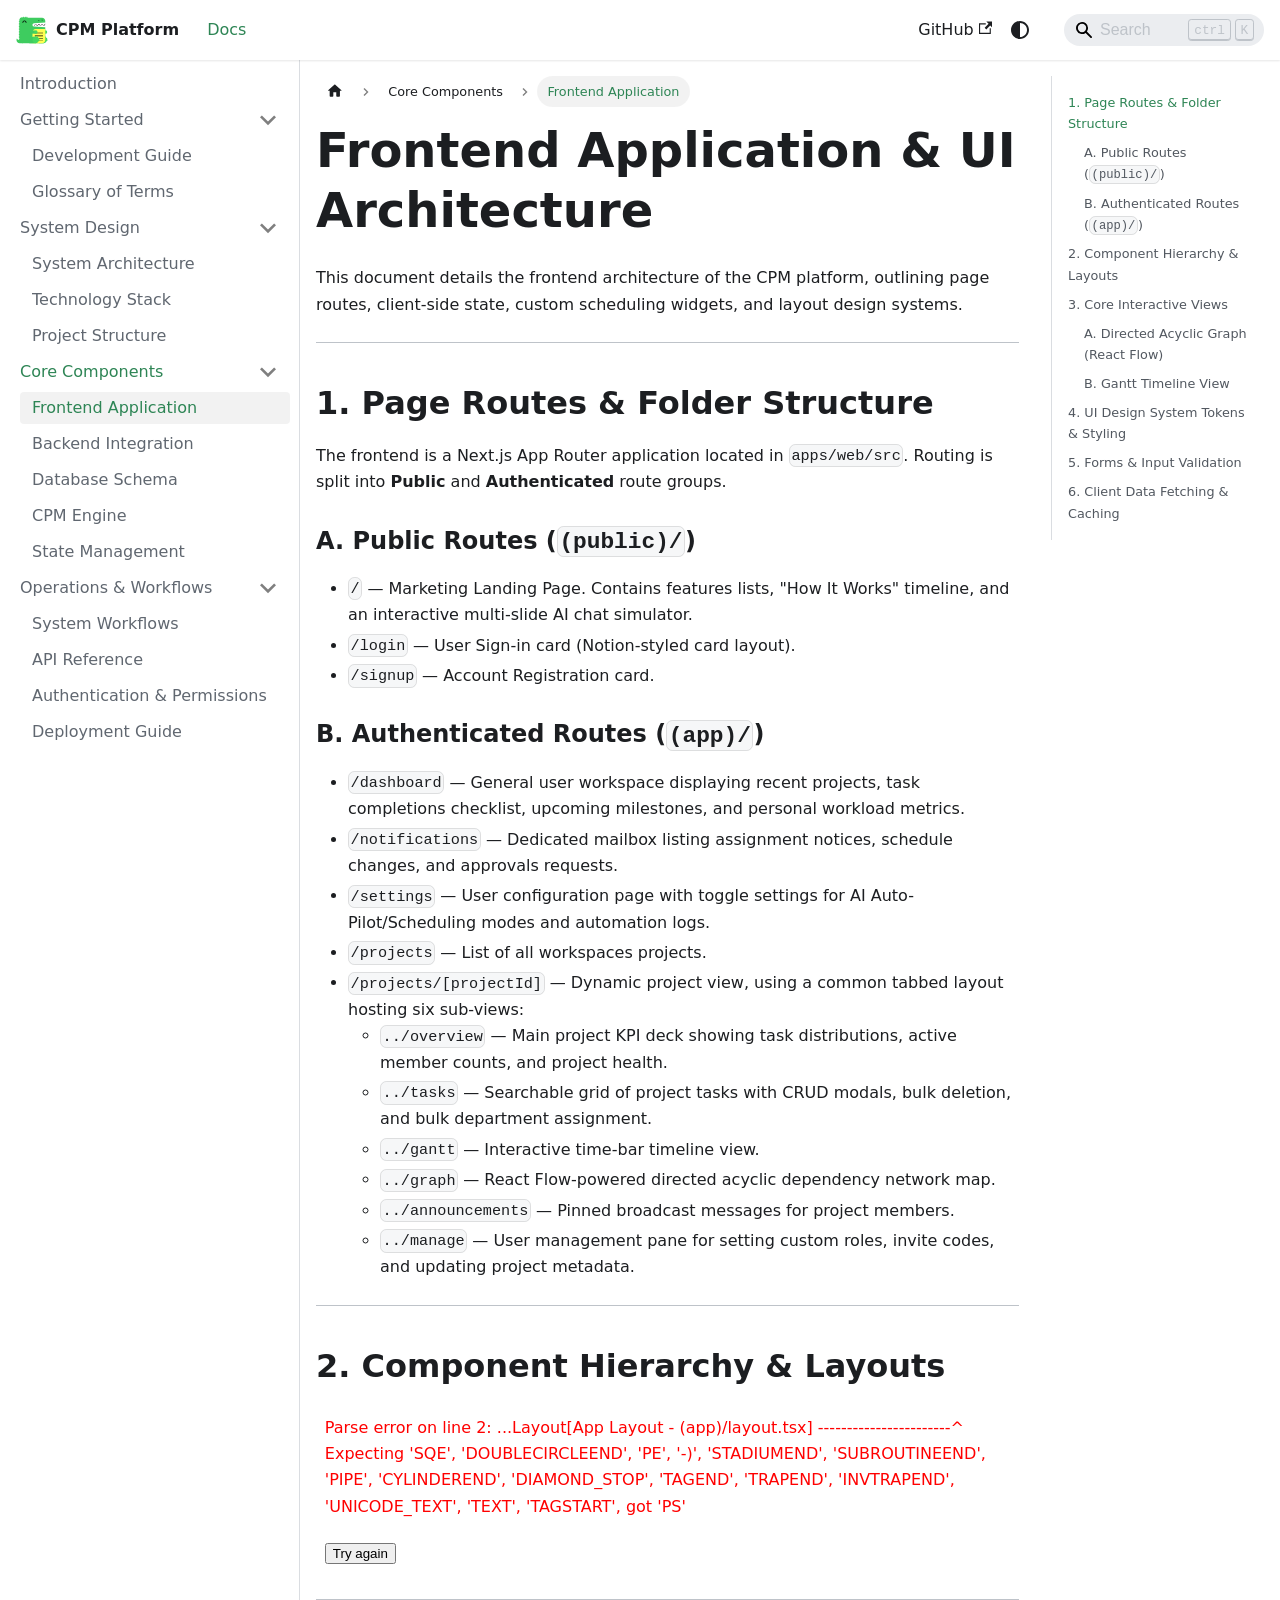
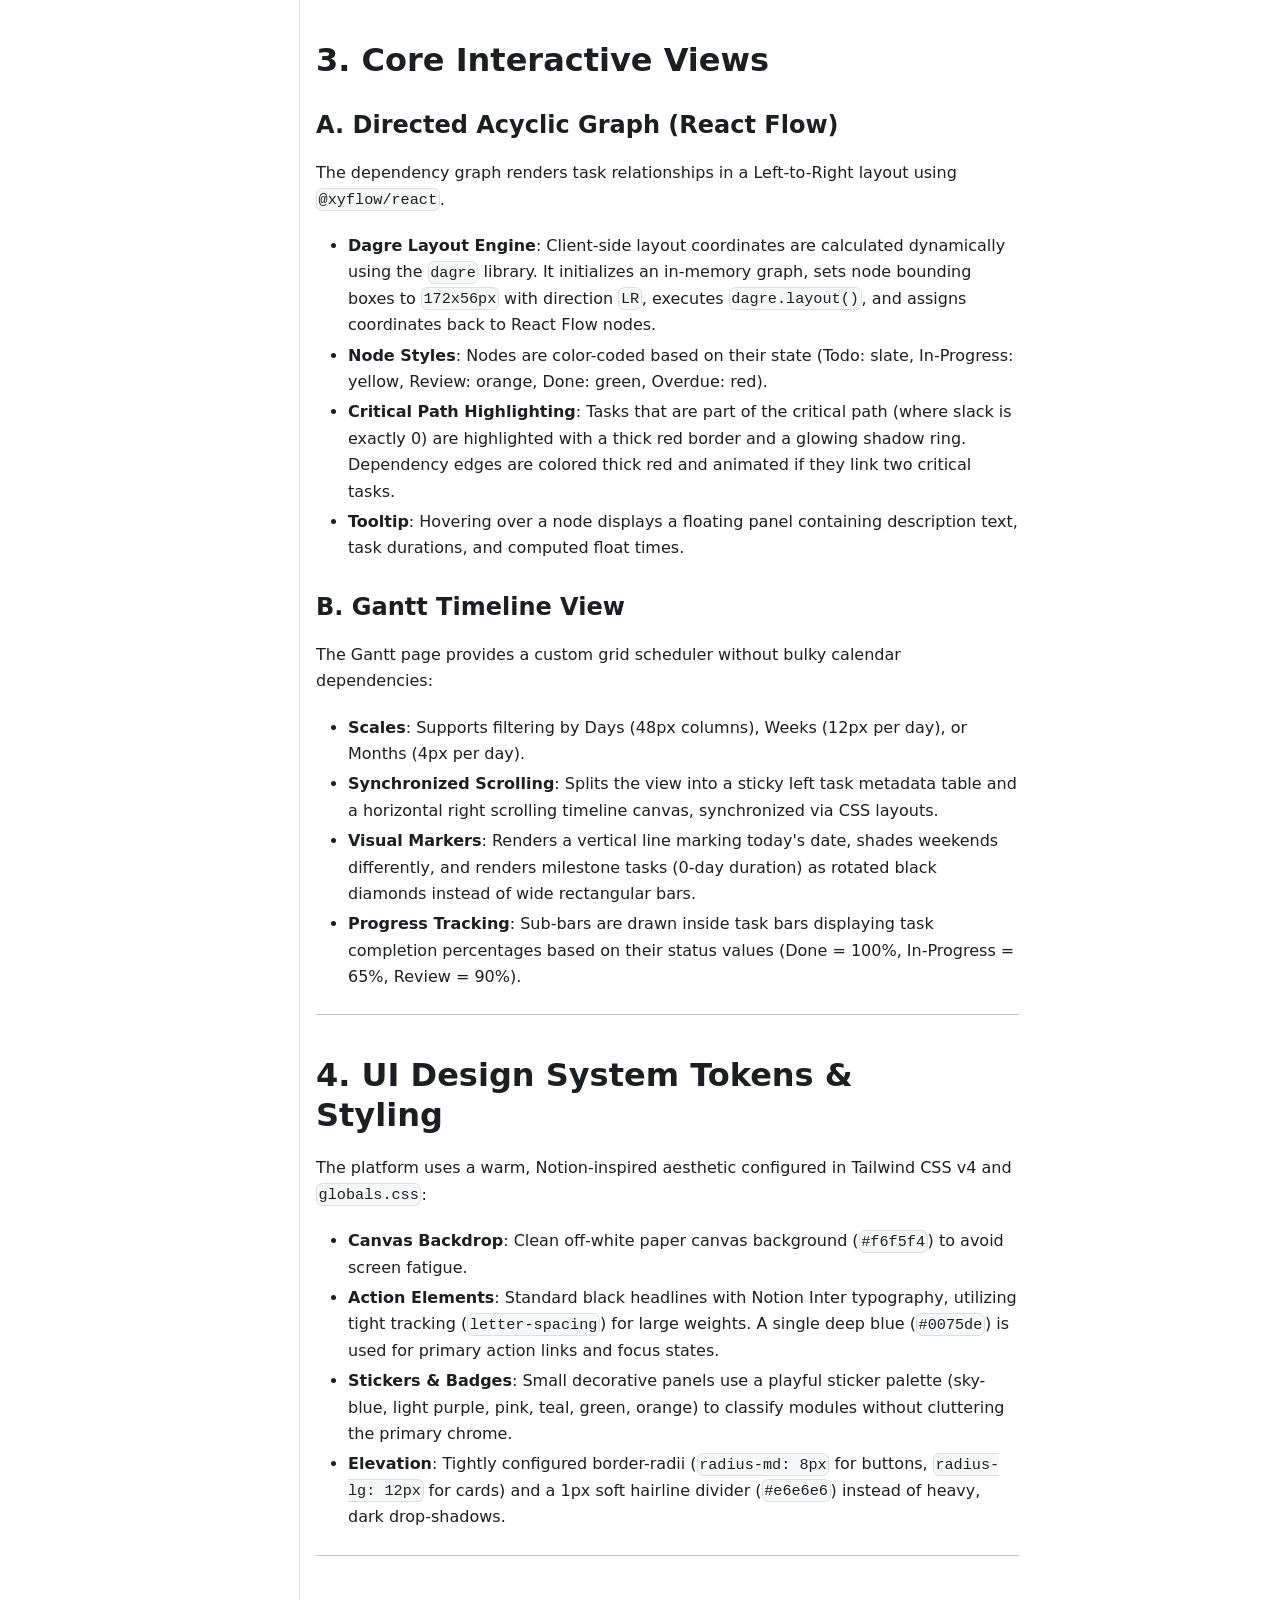
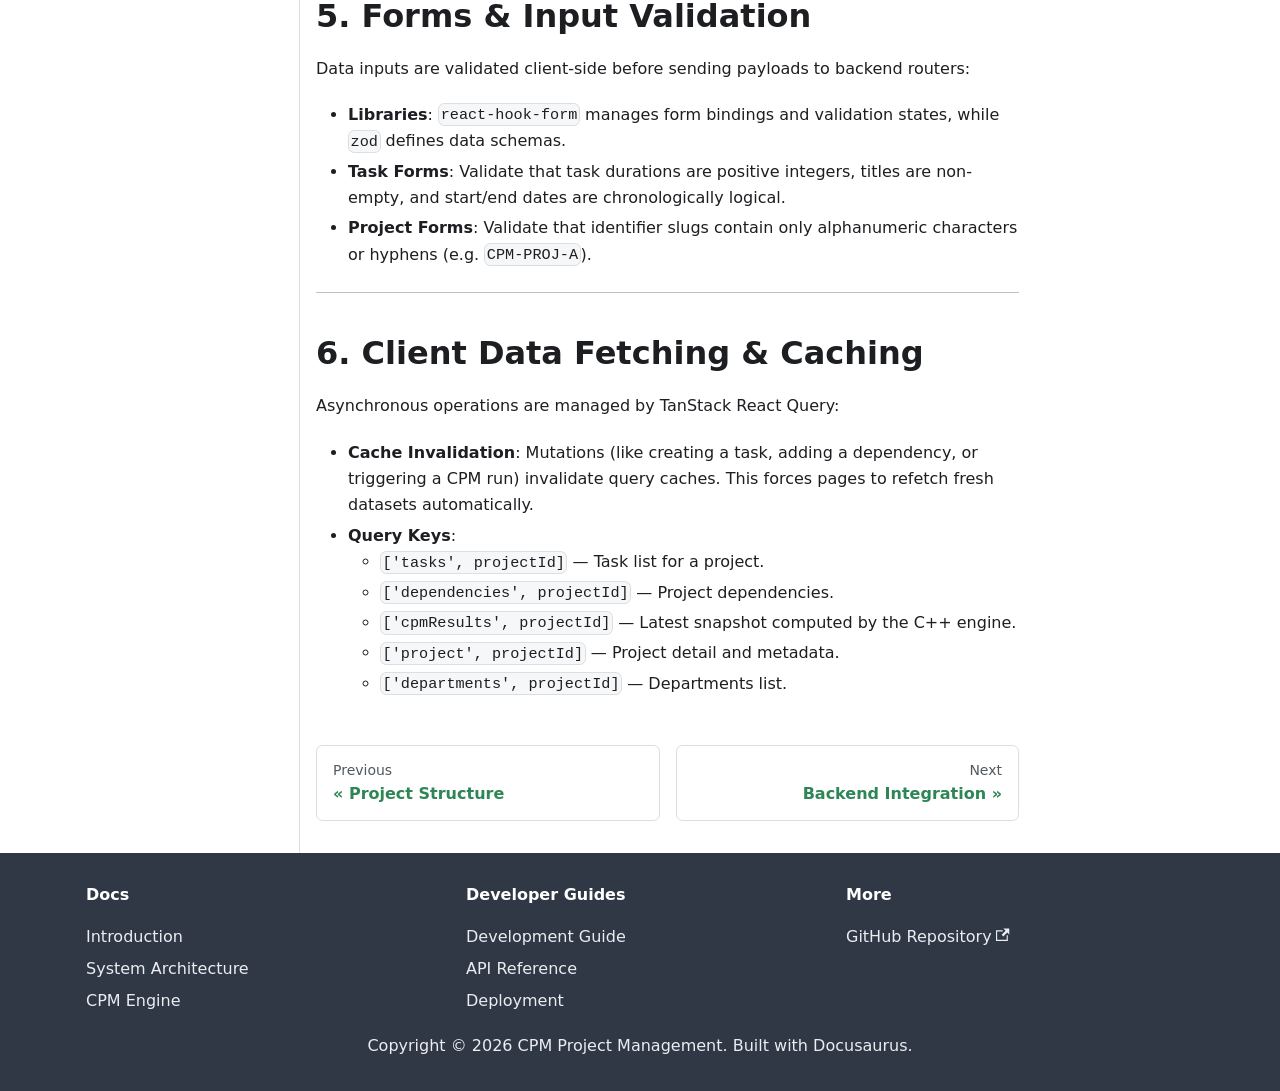
<file: projects/cpm-planner/docs/frontend/index.html>
<!doctype html><html lang=en dir=ltr class="docs-wrapper plugin-docs plugin-id-default docs-version-current docs-doc-page docs-doc-id-frontend" data-has-hydrated=false><head><meta charset=UTF-8><meta name=generator content="Docusaurus v3.10.1"><title data-rh=true>Frontend Application | CPM Platform</title><meta data-rh=true name=viewport content="width=device-width, initial-scale=1.0"/><meta data-rh=true name=twitter:card content=summary_large_image /><meta data-rh=true property=og:image content=https://dhruv-meshram.github.io/projects/cpm-planner/docs/img/docusaurus-social-card.jpg /><meta data-rh=true name=twitter:image content=https://dhruv-meshram.github.io/projects/cpm-planner/docs/img/docusaurus-social-card.jpg /><meta data-rh=true property=og:url content=https://dhruv-meshram.github.io/projects/cpm-planner/docs/frontend /><meta data-rh=true property=og:locale content=en /><meta data-rh=true name=docusaurus_locale content=en /><meta data-rh=true name=docsearch:language content=en /><meta data-rh=true name=docusaurus_version content=current /><meta data-rh=true name=docusaurus_tag content=docs-default-current /><meta data-rh=true name=docsearch:version content=current /><meta data-rh=true name=docsearch:docusaurus_tag content=docs-default-current /><meta data-rh=true property=og:title content="Frontend Application | CPM Platform"/><meta data-rh=true name=description content="Client components, React Flow DAGs, and Gantt charts."/><meta data-rh=true property=og:description content="Client components, React Flow DAGs, and Gantt charts."/><link data-rh=true rel=icon href=/projects/cpm-planner/docs/img/favicon.ico /><link data-rh=true rel=canonical href=https://dhruv-meshram.github.io/projects/cpm-planner/docs/frontend /><link data-rh=true rel=alternate href=https://dhruv-meshram.github.io/projects/cpm-planner/docs/frontend hreflang=en /><link data-rh=true rel=alternate href=https://dhruv-meshram.github.io/projects/cpm-planner/docs/frontend hreflang=x-default /><script data-rh=true type=application/ld+json>{"@context":"https://schema.org","@type":"BreadcrumbList","itemListElement":[{"@type":"ListItem","item":"https://dhruv-meshram.github.io/projects/cpm-planner/docs/frontend","name":"Frontend Application","position":1}]}</script><link rel=stylesheet href=/projects/cpm-planner/docs/assets/css/styles.ddbc8645.css /><script src=/projects/cpm-planner/docs/assets/js/runtime~main.439d0e4f.js defer></script><script src=/projects/cpm-planner/docs/assets/js/main.a1f3c69b.js defer></script></head><body><svg style="display: none;"><defs>
<symbol id=theme-svg-external-link viewBox="0 0 24 24"><path fill=currentColor d="M21 13v10h-21v-19h12v2h-10v15h17v-8h2zm3-12h-10.988l4.035 4-6.977 7.07 2.828 2.828 6.977-7.07 4.125 4.172v-11z"/></symbol>
</defs></svg>
<script>!function(){var t=function(){try{return new URLSearchParams(window.location.search).get("docusaurus-theme")}catch(t){}}()||function(){try{return window.localStorage.getItem("theme-ac4")}catch(t){}}();document.documentElement.setAttribute("data-theme",t||(window.matchMedia("(prefers-color-scheme: dark)").matches?"dark":"light")),document.documentElement.setAttribute("data-theme-choice",t||"system")}(),function(){try{for(var[t,e]of new URLSearchParams(window.location.search).entries())if(t.startsWith("docusaurus-data-")){var a=t.replace("docusaurus-data-","data-");document.documentElement.setAttribute(a,e)}}catch(t){}}()</script><div id=__docusaurus><link rel=preload as=image href=/projects/cpm-planner/docs/img/logo.svg /><div role=region aria-label="Skip to main content"><a class=skipToContent_fXgn href=#__docusaurus_skipToContent_fallback>Skip to main content</a></div><nav aria-label=Main class="theme-layout-navbar navbar navbar--fixed-top"><div class=navbar__inner><div class="theme-layout-navbar-left navbar__items"><button aria-label="Toggle navigation bar" aria-expanded=false class="navbar__toggle clean-btn" type=button><svg width=30 height=30 viewBox="0 0 30 30" aria-hidden=true><path stroke=currentColor stroke-linecap=round stroke-miterlimit=10 stroke-width=2 d="M4 7h22M4 15h22M4 23h22"/></svg></button><a class=navbar__brand href=/projects/cpm-planner/docs/><div class=navbar__logo><img src=/projects/cpm-planner/docs/img/logo.svg alt="CPM Logo" class="themedComponent_mlkZ themedComponent--light_NVdE"/><img src=/projects/cpm-planner/docs/img/logo.svg alt="CPM Logo" class="themedComponent_mlkZ themedComponent--dark_xIcU"/></div><b class="navbar__title text--truncate">CPM Platform</b></a><a aria-current=page class="navbar__item navbar__link navbar__link--active" href=/projects/cpm-planner/docs/>Docs</a></div><div class="theme-layout-navbar-right navbar__items navbar__items--right"><a href=https://github.com/dhruv-meshram/cpm target=_blank rel="noopener noreferrer" class="navbar__item navbar__link">GitHub<svg width=13.5 height=13.5 aria-label="(opens in new tab)" class=iconExternalLink_nPIU><use href=#theme-svg-external-link /></svg></a><div class="toggle_vylO colorModeToggle_DEke"><button class="clean-btn toggleButton_gllP toggleButtonDisabled_aARS" type=button disabled title="system mode" aria-label="Switch between dark and light mode (currently system mode)"><svg viewBox="0 0 24 24" width=24 height=24 aria-hidden=true class="toggleIcon_g3eP lightToggleIcon_pyhR"><path fill=currentColor d="M12,9c1.65,0,3,1.35,3,3s-1.35,3-3,3s-3-1.35-3-3S10.35,9,12,9 M12,7c-2.76,0-5,2.24-5,5s2.24,5,5,5s5-2.24,5-5 S14.76,7,12,7L12,7z M2,13l2,0c0.55,0,1-0.45,1-1s-0.45-1-1-1l-2,0c-0.55,0-1,0.45-1,1S1.45,13,2,13z M20,13l2,0c0.55,0,1-0.45,1-1 s-0.45-1-1-1l-2,0c-0.55,0-1,0.45-1,1S19.45,13,20,13z M11,2v2c0,0.55,0.45,1,1,1s1-0.45,1-1V2c0-0.55-0.45-1-1-1S11,1.45,11,2z M11,20v2c0,0.55,0.45,1,1,1s1-0.45,1-1v-2c0-0.55-0.45-1-1-1C11.45,19,11,19.45,11,20z M5.99,4.58c-0.39-0.39-1.03-0.39-1.41,0 c-0.39,0.39-0.39,1.03,0,1.41l1.06,1.06c0.39,0.39,1.03,0.39,1.41,0s0.39-1.03,0-1.41L5.99,4.58z M18.36,16.95 c-0.39-0.39-1.03-0.39-1.41,0c-0.39,0.39-0.39,1.03,0,1.41l1.06,1.06c0.39,0.39,1.03,0.39,1.41,0c0.39-0.39,0.39-1.03,0-1.41 L18.36,16.95z M19.42,5.99c0.39-0.39,0.39-1.03,0-1.41c-0.39-0.39-1.03-0.39-1.41,0l-1.06,1.06c-0.39,0.39-0.39,1.03,0,1.41 s1.03,0.39,1.41,0L19.42,5.99z M7.05,18.36c0.39-0.39,0.39-1.03,0-1.41c-0.39-0.39-1.03-0.39-1.41,0l-1.06,1.06 c-0.39,0.39-0.39,1.03,0,1.41s1.03,0.39,1.41,0L7.05,18.36z"/></svg><svg viewBox="0 0 24 24" width=24 height=24 aria-hidden=true class="toggleIcon_g3eP darkToggleIcon_wfgR"><path fill=currentColor d="M9.37,5.51C9.19,6.15,9.1,6.82,9.1,7.5c0,4.08,3.32,7.4,7.4,7.4c0.68,0,1.35-0.09,1.99-0.27C17.45,17.19,14.93,19,12,19 c-3.86,0-7-3.14-7-7C5,9.07,6.81,6.55,9.37,5.51z M12,3c-4.97,0-9,4.03-9,9s4.03,9,9,9s9-4.03,9-9c0-0.46-0.04-0.92-0.1-1.36 c-0.98,1.37-2.58,2.26-4.4,2.26c-2.98,0-5.4-2.42-5.4-5.4c0-1.81,0.89-3.42,2.26-4.4C12.92,3.04,12.46,3,12,3L12,3z"/></svg><svg viewBox="0 0 24 24" width=24 height=24 aria-hidden=true class="toggleIcon_g3eP systemToggleIcon_QzmC"><path fill=currentColor d="m12 21c4.971 0 9-4.029 9-9s-4.029-9-9-9-9 4.029-9 9 4.029 9 9 9zm4.95-13.95c1.313 1.313 2.05 3.093 2.05 4.95s-0.738 3.637-2.05 4.95c-1.313 1.313-3.093 2.05-4.95 2.05v-14c1.857 0 3.637 0.737 4.95 2.05z"/></svg></button></div><div class=navbarSearchContainer_Bca1><div class="navbar__search searchBarContainer_NW3z" dir=ltr><input placeholder=Search aria-label=Search class="navbar__search-input searchInput_YFbd" value="" /><div class="loadingRing_RJI3 searchBarLoadingRing_YnHq"><div></div><div></div><div></div><div></div></div></div></div></div></div><div role=presentation class=navbar-sidebar__backdrop></div></nav><div id=__docusaurus_skipToContent_fallback class="theme-layout-main main-wrapper mainWrapper_z2l0"><div class=docsWrapper_hBAB><button aria-label="Scroll back to top" class="clean-btn theme-back-to-top-button backToTopButton_sjWU" type=button></button><div class=docRoot_UBD9><aside class="theme-doc-sidebar-container docSidebarContainer_YfHR"><div class=sidebarViewport_aRkj><div class=sidebar_njMd><nav aria-label="Docs sidebar" class="menu thin-scrollbar menu_SIkG"><ul class="theme-doc-sidebar-menu menu__list"><li class="theme-doc-sidebar-item-link theme-doc-sidebar-item-link-level-1 menu__list-item"><a class=menu__link href=/projects/cpm-planner/docs/><span title=Introduction class=linkLabel_WmDU>Introduction</span></a><li class="theme-doc-sidebar-item-category theme-doc-sidebar-item-category-level-1 menu__list-item"><div class=menu__list-item-collapsible><a class="categoryLink_byQd menu__link menu__link--sublist menu__link--sublist-caret" role=button aria-expanded=true href=/projects/cpm-planner/docs/development-guide><span title="Getting Started" class=categoryLinkLabel_W154>Getting Started</span></a></div><ul class=menu__list><li class="theme-doc-sidebar-item-link theme-doc-sidebar-item-link-level-2 menu__list-item"><a class=menu__link tabindex=0 href=/projects/cpm-planner/docs/development-guide><span title="Development Guide" class=linkLabel_WmDU>Development Guide</span></a><li class="theme-doc-sidebar-item-link theme-doc-sidebar-item-link-level-2 menu__list-item"><a class=menu__link tabindex=0 href=/projects/cpm-planner/docs/glossary><span title="Glossary of Terms" class=linkLabel_WmDU>Glossary of Terms</span></a></ul><li class="theme-doc-sidebar-item-category theme-doc-sidebar-item-category-level-1 menu__list-item"><div class=menu__list-item-collapsible><a class="categoryLink_byQd menu__link menu__link--sublist menu__link--sublist-caret" role=button aria-expanded=true href=/projects/cpm-planner/docs/architecture><span title="System Design" class=categoryLinkLabel_W154>System Design</span></a></div><ul class=menu__list><li class="theme-doc-sidebar-item-link theme-doc-sidebar-item-link-level-2 menu__list-item"><a class=menu__link tabindex=0 href=/projects/cpm-planner/docs/architecture><span title="System Architecture" class=linkLabel_WmDU>System Architecture</span></a><li class="theme-doc-sidebar-item-link theme-doc-sidebar-item-link-level-2 menu__list-item"><a class=menu__link tabindex=0 href=/projects/cpm-planner/docs/tech-stack><span title="Technology Stack" class=linkLabel_WmDU>Technology Stack</span></a><li class="theme-doc-sidebar-item-link theme-doc-sidebar-item-link-level-2 menu__list-item"><a class=menu__link tabindex=0 href=/projects/cpm-planner/docs/project-structure><span title="Project Structure" class=linkLabel_WmDU>Project Structure</span></a></ul><li class="theme-doc-sidebar-item-category theme-doc-sidebar-item-category-level-1 menu__list-item"><div class=menu__list-item-collapsible><a class="categoryLink_byQd menu__link menu__link--sublist menu__link--sublist-caret menu__link--active" role=button aria-expanded=true href=/projects/cpm-planner/docs/frontend><span title="Core Components" class=categoryLinkLabel_W154>Core Components</span></a></div><ul class=menu__list><li class="theme-doc-sidebar-item-link theme-doc-sidebar-item-link-level-2 menu__list-item"><a class="menu__link menu__link--active" aria-current=page tabindex=0 href=/projects/cpm-planner/docs/frontend><span title="Frontend Application" class=linkLabel_WmDU>Frontend Application</span></a><li class="theme-doc-sidebar-item-link theme-doc-sidebar-item-link-level-2 menu__list-item"><a class=menu__link tabindex=0 href=/projects/cpm-planner/docs/backend><span title="Backend Integration" class=linkLabel_WmDU>Backend Integration</span></a><li class="theme-doc-sidebar-item-link theme-doc-sidebar-item-link-level-2 menu__list-item"><a class=menu__link tabindex=0 href=/projects/cpm-planner/docs/database><span title="Database Schema" class=linkLabel_WmDU>Database Schema</span></a><li class="theme-doc-sidebar-item-link theme-doc-sidebar-item-link-level-2 menu__list-item"><a class=menu__link tabindex=0 href=/projects/cpm-planner/docs/cpm_engine><span title="CPM Engine" class=linkLabel_WmDU>CPM Engine</span></a><li class="theme-doc-sidebar-item-link theme-doc-sidebar-item-link-level-2 menu__list-item"><a class=menu__link tabindex=0 href=/projects/cpm-planner/docs/state-management><span title="State Management" class=linkLabel_WmDU>State Management</span></a></ul><li class="theme-doc-sidebar-item-category theme-doc-sidebar-item-category-level-1 menu__list-item"><div class=menu__list-item-collapsible><a class="categoryLink_byQd menu__link menu__link--sublist menu__link--sublist-caret" role=button aria-expanded=true href=/projects/cpm-planner/docs/workflows><span title="Operations & Workflows" class=categoryLinkLabel_W154>Operations & Workflows</span></a></div><ul class=menu__list><li class="theme-doc-sidebar-item-link theme-doc-sidebar-item-link-level-2 menu__list-item"><a class=menu__link tabindex=0 href=/projects/cpm-planner/docs/workflows><span title="System Workflows" class=linkLabel_WmDU>System Workflows</span></a><li class="theme-doc-sidebar-item-link theme-doc-sidebar-item-link-level-2 menu__list-item"><a class=menu__link tabindex=0 href=/projects/cpm-planner/docs/api><span title="API Reference" class=linkLabel_WmDU>API Reference</span></a><li class="theme-doc-sidebar-item-link theme-doc-sidebar-item-link-level-2 menu__list-item"><a class=menu__link tabindex=0 href=/projects/cpm-planner/docs/authentication><span title="Authentication & Permissions" class=linkLabel_WmDU>Authentication & Permissions</span></a><li class="theme-doc-sidebar-item-link theme-doc-sidebar-item-link-level-2 menu__list-item"><a class=menu__link tabindex=0 href=/projects/cpm-planner/docs/deployment><span title="Deployment Guide" class=linkLabel_WmDU>Deployment Guide</span></a></ul></ul></nav></div></div></aside><main class=docMainContainer_TBSr><div class="container padding-top--md padding-bottom--lg"><div class=row><div class="col docItemCol_VOVn"><div class=docItemContainer_Djhp><article><nav class="theme-doc-breadcrumbs breadcrumbsContainer_Z_bl" aria-label=Breadcrumbs><ul class=breadcrumbs><li class=breadcrumbs__item><a aria-label="Home page" class=breadcrumbs__link href=/projects/cpm-planner/docs/><svg viewBox="0 0 24 24" class=breadcrumbHomeIcon_YNFT><path d="M10 19v-5h4v5c0 .55.45 1 1 1h3c.55 0 1-.45 1-1v-7h1.7c.46 0 .68-.57.33-.87L12.67 3.6c-.38-.34-.96-.34-1.34 0l-8.36 7.53c-.34.3-.13.87.33.87H5v7c0 .55.45 1 1 1h3c.55 0 1-.45 1-1z" fill=currentColor /></svg></a><li class=breadcrumbs__item><span class=breadcrumbs__link>Core Components</span><li class="breadcrumbs__item breadcrumbs__item--active"><span class=breadcrumbs__link>Frontend Application</span></ul></nav><div class="tocCollapsible_ETCw theme-doc-toc-mobile tocMobile_ITEo"><button type=button class="clean-btn tocCollapsibleButton_TO0P">On this page</button></div><div class="theme-doc-markdown markdown"><header><h1>Frontend Application & UI Architecture</h1></header>
<p>This document details the frontend architecture of the CPM platform, outlining page routes, client-side state, custom scheduling widgets, and layout design systems.</p>
<hr/>
<h2 class="anchor anchorTargetStickyNavbar_Vzrq" id=1-page-routes--folder-structure>1. Page Routes & Folder Structure<a href=#1-page-routes--folder-structure class=hash-link aria-label="Direct link to 1. Page Routes & Folder Structure" title="Direct link to 1. Page Routes & Folder Structure" translate=no>​</a></h2>
<p>The frontend is a Next.js App Router application located in <code>apps/web/src</code>. Routing is split into <strong>Public</strong> and <strong>Authenticated</strong> route groups.</p>
<h3 class="anchor anchorTargetStickyNavbar_Vzrq" id=a-public-routes-public>A. Public Routes (<code>(public)/</code>)<a href=#a-public-routes-public class=hash-link aria-label="Direct link to a-public-routes-public" title="Direct link to a-public-routes-public" translate=no>​</a></h3>
<ul>
<li class=""><code>/</code> — Marketing Landing Page. Contains features lists, "How It Works" timeline, and an interactive multi-slide AI chat simulator.</li>
<li class=""><code>/login</code> — User Sign-in card (Notion-styled card layout).</li>
<li class=""><code>/signup</code> — Account Registration card.</li>
</ul>
<h3 class="anchor anchorTargetStickyNavbar_Vzrq" id=b-authenticated-routes-app>B. Authenticated Routes (<code>(app)/</code>)<a href=#b-authenticated-routes-app class=hash-link aria-label="Direct link to b-authenticated-routes-app" title="Direct link to b-authenticated-routes-app" translate=no>​</a></h3>
<ul>
<li class=""><code>/dashboard</code> — General user workspace displaying recent projects, task completions checklist, upcoming milestones, and personal workload metrics.</li>
<li class=""><code>/notifications</code> — Dedicated mailbox listing assignment notices, schedule changes, and approvals requests.</li>
<li class=""><code>/settings</code> — User configuration page with toggle settings for AI Auto-Pilot/Scheduling modes and automation logs.</li>
<li class=""><code>/projects</code> — List of all workspaces projects.</li>
<li class=""><code>/projects/[projectId]</code> — Dynamic project view, using a common tabbed layout hosting six sub-views:<!-- -->
<ul>
<li class=""><code>../overview</code> — Main project KPI deck showing task distributions, active member counts, and project health.</li>
<li class=""><code>../tasks</code> — Searchable grid of project tasks with CRUD modals, bulk deletion, and bulk department assignment.</li>
<li class=""><code>../gantt</code> — Interactive time-bar timeline view.</li>
<li class=""><code>../graph</code> — React Flow-powered directed acyclic dependency network map.</li>
<li class=""><code>../announcements</code> — Pinned broadcast messages for project members.</li>
<li class=""><code>../manage</code> — User management pane for setting custom roles, invite codes, and updating project metadata.</li>
</ul>
</li>
</ul>
<hr/>
<h2 class="anchor anchorTargetStickyNavbar_Vzrq" id=2-component-hierarchy--layouts>2. Component Hierarchy & Layouts<a href=#2-component-hierarchy--layouts class=hash-link aria-label="Direct link to 2. Component Hierarchy & Layouts" title="Direct link to 2. Component Hierarchy & Layouts" translate=no>​</a></h2>
<!-- -->
<hr/>
<h2 class="anchor anchorTargetStickyNavbar_Vzrq" id=3-core-interactive-views>3. Core Interactive Views<a href=#3-core-interactive-views class=hash-link aria-label="Direct link to 3. Core Interactive Views" title="Direct link to 3. Core Interactive Views" translate=no>​</a></h2>
<h3 class="anchor anchorTargetStickyNavbar_Vzrq" id=a-directed-acyclic-graph-react-flow>A. Directed Acyclic Graph (React Flow)<a href=#a-directed-acyclic-graph-react-flow class=hash-link aria-label="Direct link to A. Directed Acyclic Graph (React Flow)" title="Direct link to A. Directed Acyclic Graph (React Flow)" translate=no>​</a></h3>
<p>The dependency graph renders task relationships in a Left-to-Right layout using <code>@xyflow/react</code>.</p>
<ul>
<li class=""><strong>Dagre Layout Engine</strong>: Client-side layout coordinates are calculated dynamically using the <code>dagre</code> library. It initializes an in-memory graph, sets node bounding boxes to <code>172x56px</code> with direction <code>LR</code>, executes <code>dagre.layout()</code>, and assigns coordinates back to React Flow nodes.</li>
<li class=""><strong>Node Styles</strong>: Nodes are color-coded based on their state (Todo: slate, In-Progress: yellow, Review: orange, Done: green, Overdue: red).</li>
<li class=""><strong>Critical Path Highlighting</strong>: Tasks that are part of the critical path (where slack is exactly 0) are highlighted with a thick red border and a glowing shadow ring. Dependency edges are colored thick red and animated if they link two critical tasks.</li>
<li class=""><strong>Tooltip</strong>: Hovering over a node displays a floating panel containing description text, task durations, and computed float times.</li>
</ul>
<h3 class="anchor anchorTargetStickyNavbar_Vzrq" id=b-gantt-timeline-view>B. Gantt Timeline View<a href=#b-gantt-timeline-view class=hash-link aria-label="Direct link to B. Gantt Timeline View" title="Direct link to B. Gantt Timeline View" translate=no>​</a></h3>
<p>The Gantt page provides a custom grid scheduler without bulky calendar dependencies:</p>
<ul>
<li class=""><strong>Scales</strong>: Supports filtering by Days (48px columns), Weeks (12px per day), or Months (4px per day).</li>
<li class=""><strong>Synchronized Scrolling</strong>: Splits the view into a sticky left task metadata table and a horizontal right scrolling timeline canvas, synchronized via CSS layouts.</li>
<li class=""><strong>Visual Markers</strong>: Renders a vertical line marking today's date, shades weekends differently, and renders milestone tasks (0-day duration) as rotated black diamonds instead of wide rectangular bars.</li>
<li class=""><strong>Progress Tracking</strong>: Sub-bars are drawn inside task bars displaying task completion percentages based on their status values (Done = 100%, In-Progress = 65%, Review = 90%).</li>
</ul>
<hr/>
<h2 class="anchor anchorTargetStickyNavbar_Vzrq" id=4-ui-design-system-tokens--styling>4. UI Design System Tokens & Styling<a href=#4-ui-design-system-tokens--styling class=hash-link aria-label="Direct link to 4. UI Design System Tokens & Styling" title="Direct link to 4. UI Design System Tokens & Styling" translate=no>​</a></h2>
<p>The platform uses a warm, Notion-inspired aesthetic configured in Tailwind CSS v4 and <code>globals.css</code>:</p>
<ul>
<li class=""><strong>Canvas Backdrop</strong>: Clean off-white paper canvas background (<code>#f6f5f4</code>) to avoid screen fatigue.</li>
<li class=""><strong>Action Elements</strong>: Standard black headlines with Notion Inter typography, utilizing tight tracking (<code>letter-spacing</code>) for large weights. A single deep blue (<code>#0075de</code>) is used for primary action links and focus states.</li>
<li class=""><strong>Stickers & Badges</strong>: Small decorative panels use a playful sticker palette (sky-blue, light purple, pink, teal, green, orange) to classify modules without cluttering the primary chrome.</li>
<li class=""><strong>Elevation</strong>: Tightly configured border-radii (<code>radius-md: 8px</code> for buttons, <code>radius-lg: 12px</code> for cards) and a 1px soft hairline divider (<code>#e6e6e6</code>) instead of heavy, dark drop-shadows.</li>
</ul>
<hr/>
<h2 class="anchor anchorTargetStickyNavbar_Vzrq" id=5-forms--input-validation>5. Forms & Input Validation<a href=#5-forms--input-validation class=hash-link aria-label="Direct link to 5. Forms & Input Validation" title="Direct link to 5. Forms & Input Validation" translate=no>​</a></h2>
<p>Data inputs are validated client-side before sending payloads to backend routers:</p>
<ul>
<li class=""><strong>Libraries</strong>: <code>react-hook-form</code> manages form bindings and validation states, while <code>zod</code> defines data schemas.</li>
<li class=""><strong>Task Forms</strong>: Validate that task durations are positive integers, titles are non-empty, and start/end dates are chronologically logical.</li>
<li class=""><strong>Project Forms</strong>: Validate that identifier slugs contain only alphanumeric characters or hyphens (e.g. <code>CPM-PROJ-A</code>).</li>
</ul>
<hr/>
<h2 class="anchor anchorTargetStickyNavbar_Vzrq" id=6-client-data-fetching--caching>6. Client Data Fetching & Caching<a href=#6-client-data-fetching--caching class=hash-link aria-label="Direct link to 6. Client Data Fetching & Caching" title="Direct link to 6. Client Data Fetching & Caching" translate=no>​</a></h2>
<p>Asynchronous operations are managed by TanStack React Query:</p>
<ul>
<li class=""><strong>Cache Invalidation</strong>: Mutations (like creating a task, adding a dependency, or triggering a CPM run) invalidate query caches. This forces pages to refetch fresh datasets automatically.</li>
<li class=""><strong>Query Keys</strong>:<!-- -->
<ul>
<li class=""><code>['tasks', projectId]</code> — Task list for a project.</li>
<li class=""><code>['dependencies', projectId]</code> — Project dependencies.</li>
<li class=""><code>['cpmResults', projectId]</code> — Latest snapshot computed by the C++ engine.</li>
<li class=""><code>['project', projectId]</code> — Project detail and metadata.</li>
<li class=""><code>['departments', projectId]</code> — Departments list.</li>
</ul>
</li>
</ul></div></article><nav class="docusaurus-mt-lg pagination-nav" aria-label="Docs pages"><a class="pagination-nav__link pagination-nav__link--prev" href=/projects/cpm-planner/docs/project-structure><div class=pagination-nav__sublabel>Previous</div><div class=pagination-nav__label>Project Structure</div></a><a class="pagination-nav__link pagination-nav__link--next" href=/projects/cpm-planner/docs/backend><div class=pagination-nav__sublabel>Next</div><div class=pagination-nav__label>Backend Integration</div></a></nav></div></div><div class="col col--3"><div class="tableOfContents_bqdL thin-scrollbar theme-doc-toc-desktop"><ul class="table-of-contents table-of-contents__left-border"><li><a href=#1-page-routes--folder-structure class="table-of-contents__link toc-highlight">1. Page Routes & Folder Structure</a><ul><li><a href=#a-public-routes-public class="table-of-contents__link toc-highlight">A. Public Routes (<code>(public)/</code>)</a><li><a href=#b-authenticated-routes-app class="table-of-contents__link toc-highlight">B. Authenticated Routes (<code>(app)/</code>)</a></ul><li><a href=#2-component-hierarchy--layouts class="table-of-contents__link toc-highlight">2. Component Hierarchy & Layouts</a><li><a href=#3-core-interactive-views class="table-of-contents__link toc-highlight">3. Core Interactive Views</a><ul><li><a href=#a-directed-acyclic-graph-react-flow class="table-of-contents__link toc-highlight">A. Directed Acyclic Graph (React Flow)</a><li><a href=#b-gantt-timeline-view class="table-of-contents__link toc-highlight">B. Gantt Timeline View</a></ul><li><a href=#4-ui-design-system-tokens--styling class="table-of-contents__link toc-highlight">4. UI Design System Tokens & Styling</a><li><a href=#5-forms--input-validation class="table-of-contents__link toc-highlight">5. Forms & Input Validation</a><li><a href=#6-client-data-fetching--caching class="table-of-contents__link toc-highlight">6. Client Data Fetching & Caching</a></ul></div></div></div></div></main></div></div></div><footer class="theme-layout-footer footer footer--dark"><div class="container container-fluid"><div class="row footer__links"><div class="theme-layout-footer-column col footer__col"><div class=footer__title>Docs</div><ul class="footer__items clean-list"><li class=footer__item><a class=footer__link-item href=/projects/cpm-planner/docs/>Introduction</a><li class=footer__item><a class=footer__link-item href=/projects/cpm-planner/docs/architecture>System Architecture</a><li class=footer__item><a class=footer__link-item href=/projects/cpm-planner/docs/cpm_engine>CPM Engine</a></ul></div><div class="theme-layout-footer-column col footer__col"><div class=footer__title>Developer Guides</div><ul class="footer__items clean-list"><li class=footer__item><a class=footer__link-item href=/projects/cpm-planner/docs/development-guide>Development Guide</a><li class=footer__item><a class=footer__link-item href=/projects/cpm-planner/docs/api>API Reference</a><li class=footer__item><a class=footer__link-item href=/projects/cpm-planner/docs/deployment>Deployment</a></ul></div><div class="theme-layout-footer-column col footer__col"><div class=footer__title>More</div><ul class="footer__items clean-list"><li class=footer__item><a href=https://github.com/dhruv-meshram/cpm target=_blank rel="noopener noreferrer" class=footer__link-item>GitHub Repository<svg width=13.5 height=13.5 aria-label="(opens in new tab)" class=iconExternalLink_nPIU><use href=#theme-svg-external-link /></svg></a></ul></div></div><div class="footer__bottom text--center"><div class=footer__copyright>Copyright © 2026 CPM Project Management. Built with Docusaurus.</div></div></div></footer></div></body>
</file>
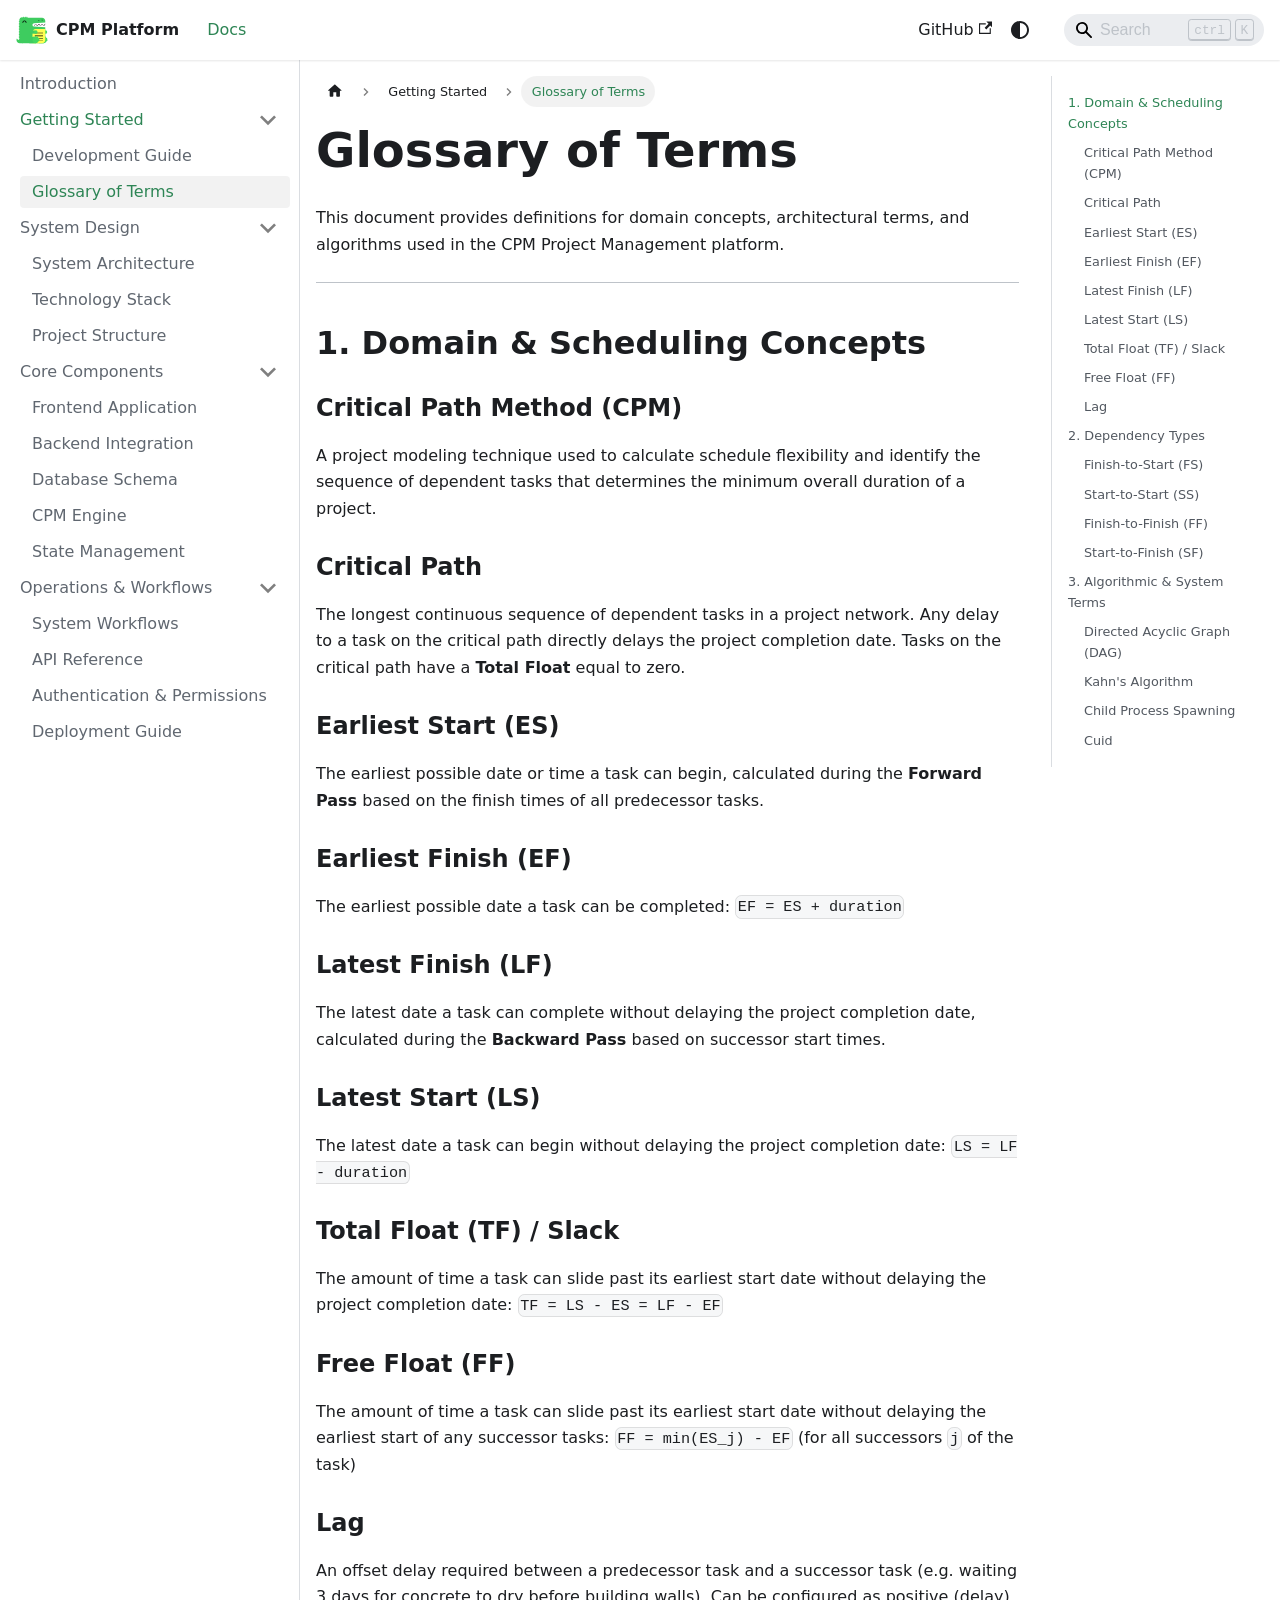
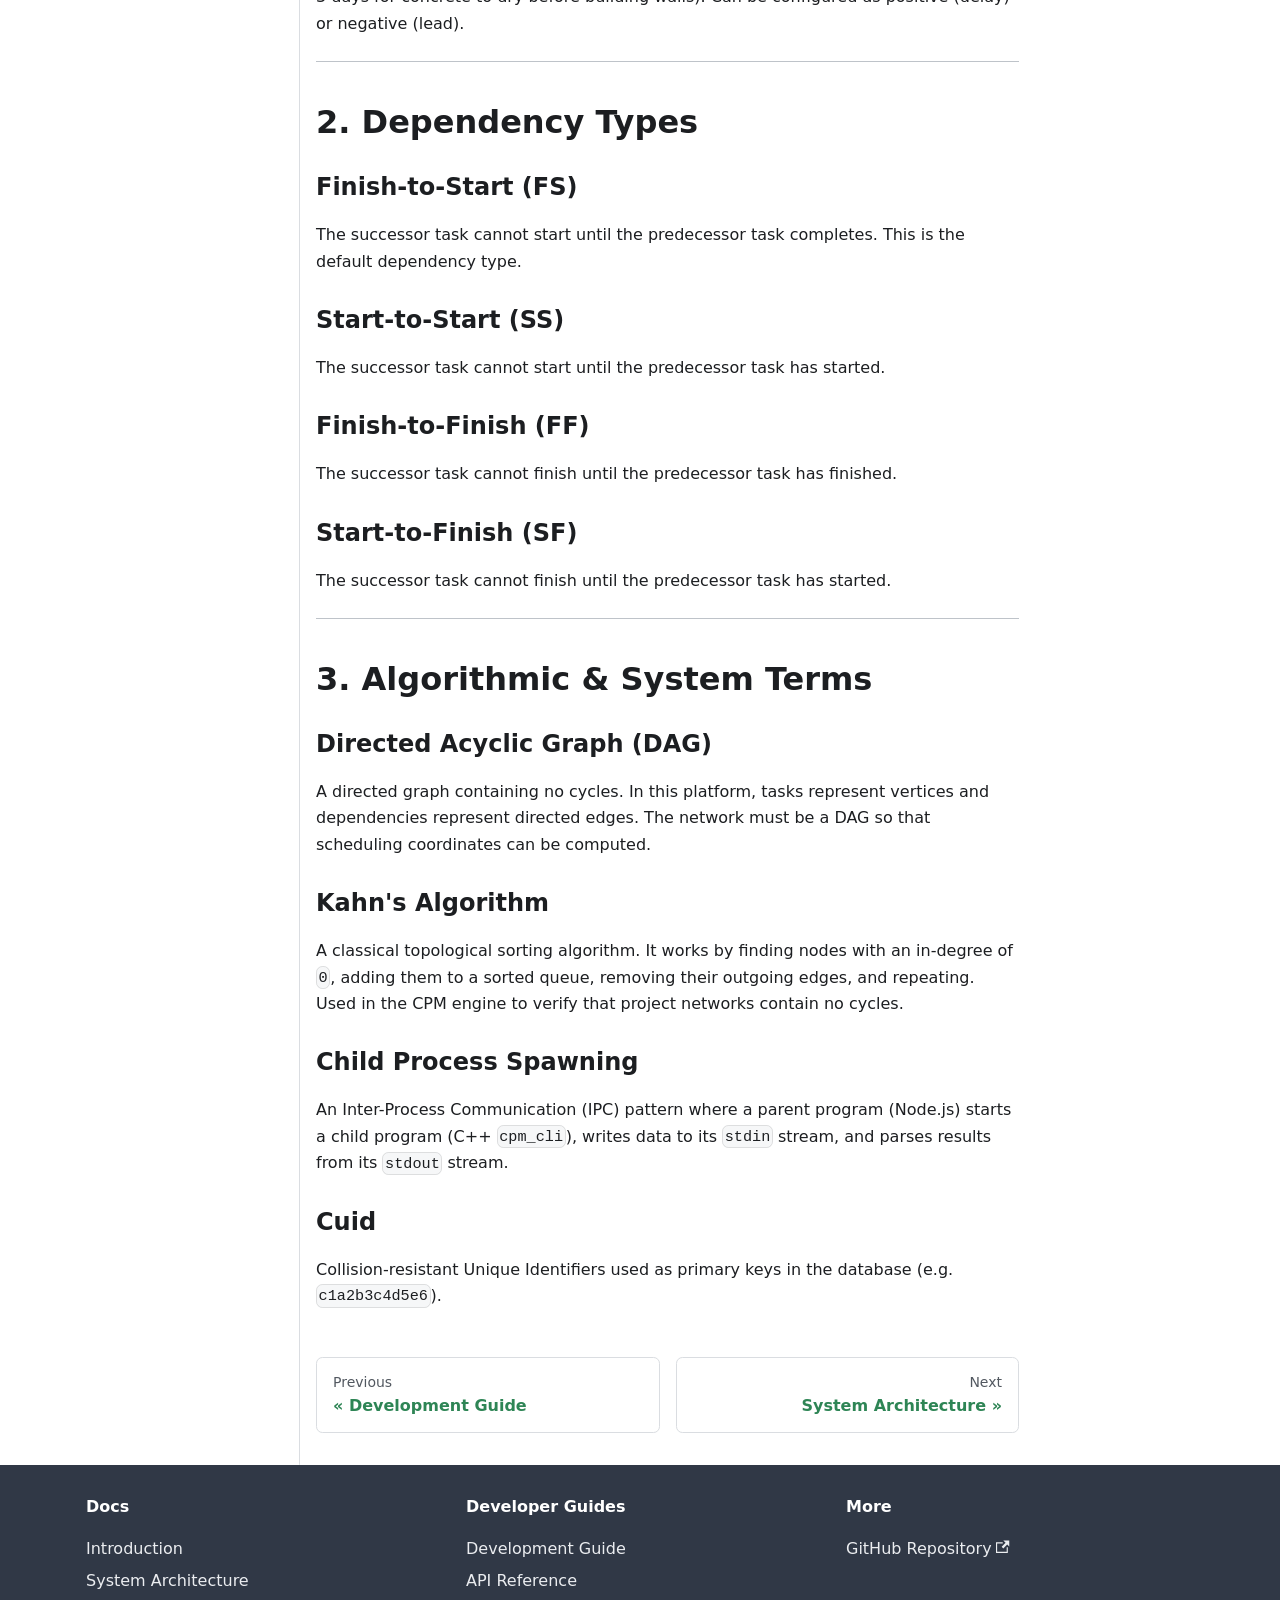
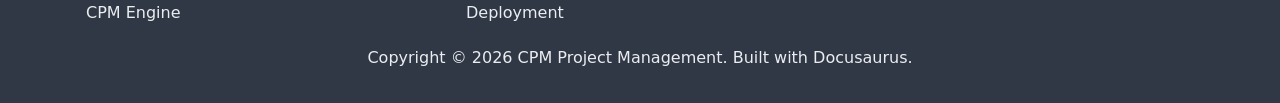
<file: projects/cpm-planner/docs/glossary/index.html>
<!doctype html><html lang=en dir=ltr class="docs-wrapper plugin-docs plugin-id-default docs-version-current docs-doc-page docs-doc-id-glossary" data-has-hydrated=false><head><meta charset=UTF-8><meta name=generator content="Docusaurus v3.10.1"><title data-rh=true>Glossary of Terms | CPM Platform</title><meta data-rh=true name=viewport content="width=device-width, initial-scale=1.0"/><meta data-rh=true name=twitter:card content=summary_large_image /><meta data-rh=true property=og:image content=https://dhruv-meshram.github.io/projects/cpm-planner/docs/img/docusaurus-social-card.jpg /><meta data-rh=true name=twitter:image content=https://dhruv-meshram.github.io/projects/cpm-planner/docs/img/docusaurus-social-card.jpg /><meta data-rh=true property=og:url content=https://dhruv-meshram.github.io/projects/cpm-planner/docs/glossary /><meta data-rh=true property=og:locale content=en /><meta data-rh=true name=docusaurus_locale content=en /><meta data-rh=true name=docsearch:language content=en /><meta data-rh=true name=docusaurus_version content=current /><meta data-rh=true name=docusaurus_tag content=docs-default-current /><meta data-rh=true name=docsearch:version content=current /><meta data-rh=true name=docsearch:docusaurus_tag content=docs-default-current /><meta data-rh=true property=og:title content="Glossary of Terms | CPM Platform"/><meta data-rh=true name=description content="Vocabulary terms, scheduling formulas, and algorithmic keywords."/><meta data-rh=true property=og:description content="Vocabulary terms, scheduling formulas, and algorithmic keywords."/><link data-rh=true rel=icon href=/projects/cpm-planner/docs/img/favicon.ico /><link data-rh=true rel=canonical href=https://dhruv-meshram.github.io/projects/cpm-planner/docs/glossary /><link data-rh=true rel=alternate href=https://dhruv-meshram.github.io/projects/cpm-planner/docs/glossary hreflang=en /><link data-rh=true rel=alternate href=https://dhruv-meshram.github.io/projects/cpm-planner/docs/glossary hreflang=x-default /><script data-rh=true type=application/ld+json>{"@context":"https://schema.org","@type":"BreadcrumbList","itemListElement":[{"@type":"ListItem","item":"https://dhruv-meshram.github.io/projects/cpm-planner/docs/glossary","name":"Glossary of Terms","position":1}]}</script><link rel=stylesheet href=/projects/cpm-planner/docs/assets/css/styles.ddbc8645.css /><script src=/projects/cpm-planner/docs/assets/js/runtime~main.439d0e4f.js defer></script><script src=/projects/cpm-planner/docs/assets/js/main.a1f3c69b.js defer></script></head><body><svg style="display: none;"><defs>
<symbol id=theme-svg-external-link viewBox="0 0 24 24"><path fill=currentColor d="M21 13v10h-21v-19h12v2h-10v15h17v-8h2zm3-12h-10.988l4.035 4-6.977 7.07 2.828 2.828 6.977-7.07 4.125 4.172v-11z"/></symbol>
</defs></svg>
<script>!function(){var t=function(){try{return new URLSearchParams(window.location.search).get("docusaurus-theme")}catch(t){}}()||function(){try{return window.localStorage.getItem("theme-ac4")}catch(t){}}();document.documentElement.setAttribute("data-theme",t||(window.matchMedia("(prefers-color-scheme: dark)").matches?"dark":"light")),document.documentElement.setAttribute("data-theme-choice",t||"system")}(),function(){try{for(var[t,e]of new URLSearchParams(window.location.search).entries())if(t.startsWith("docusaurus-data-")){var a=t.replace("docusaurus-data-","data-");document.documentElement.setAttribute(a,e)}}catch(t){}}()</script><div id=__docusaurus><link rel=preload as=image href=/projects/cpm-planner/docs/img/logo.svg /><div role=region aria-label="Skip to main content"><a class=skipToContent_fXgn href=#__docusaurus_skipToContent_fallback>Skip to main content</a></div><nav aria-label=Main class="theme-layout-navbar navbar navbar--fixed-top"><div class=navbar__inner><div class="theme-layout-navbar-left navbar__items"><button aria-label="Toggle navigation bar" aria-expanded=false class="navbar__toggle clean-btn" type=button><svg width=30 height=30 viewBox="0 0 30 30" aria-hidden=true><path stroke=currentColor stroke-linecap=round stroke-miterlimit=10 stroke-width=2 d="M4 7h22M4 15h22M4 23h22"/></svg></button><a class=navbar__brand href=/projects/cpm-planner/docs/><div class=navbar__logo><img src=/projects/cpm-planner/docs/img/logo.svg alt="CPM Logo" class="themedComponent_mlkZ themedComponent--light_NVdE"/><img src=/projects/cpm-planner/docs/img/logo.svg alt="CPM Logo" class="themedComponent_mlkZ themedComponent--dark_xIcU"/></div><b class="navbar__title text--truncate">CPM Platform</b></a><a aria-current=page class="navbar__item navbar__link navbar__link--active" href=/projects/cpm-planner/docs/>Docs</a></div><div class="theme-layout-navbar-right navbar__items navbar__items--right"><a href=https://github.com/dhruv-meshram/cpm target=_blank rel="noopener noreferrer" class="navbar__item navbar__link">GitHub<svg width=13.5 height=13.5 aria-label="(opens in new tab)" class=iconExternalLink_nPIU><use href=#theme-svg-external-link /></svg></a><div class="toggle_vylO colorModeToggle_DEke"><button class="clean-btn toggleButton_gllP toggleButtonDisabled_aARS" type=button disabled title="system mode" aria-label="Switch between dark and light mode (currently system mode)"><svg viewBox="0 0 24 24" width=24 height=24 aria-hidden=true class="toggleIcon_g3eP lightToggleIcon_pyhR"><path fill=currentColor d="M12,9c1.65,0,3,1.35,3,3s-1.35,3-3,3s-3-1.35-3-3S10.35,9,12,9 M12,7c-2.76,0-5,2.24-5,5s2.24,5,5,5s5-2.24,5-5 S14.76,7,12,7L12,7z M2,13l2,0c0.55,0,1-0.45,1-1s-0.45-1-1-1l-2,0c-0.55,0-1,0.45-1,1S1.45,13,2,13z M20,13l2,0c0.55,0,1-0.45,1-1 s-0.45-1-1-1l-2,0c-0.55,0-1,0.45-1,1S19.45,13,20,13z M11,2v2c0,0.55,0.45,1,1,1s1-0.45,1-1V2c0-0.55-0.45-1-1-1S11,1.45,11,2z M11,20v2c0,0.55,0.45,1,1,1s1-0.45,1-1v-2c0-0.55-0.45-1-1-1C11.45,19,11,19.45,11,20z M5.99,4.58c-0.39-0.39-1.03-0.39-1.41,0 c-0.39,0.39-0.39,1.03,0,1.41l1.06,1.06c0.39,0.39,1.03,0.39,1.41,0s0.39-1.03,0-1.41L5.99,4.58z M18.36,16.95 c-0.39-0.39-1.03-0.39-1.41,0c-0.39,0.39-0.39,1.03,0,1.41l1.06,1.06c0.39,0.39,1.03,0.39,1.41,0c0.39-0.39,0.39-1.03,0-1.41 L18.36,16.95z M19.42,5.99c0.39-0.39,0.39-1.03,0-1.41c-0.39-0.39-1.03-0.39-1.41,0l-1.06,1.06c-0.39,0.39-0.39,1.03,0,1.41 s1.03,0.39,1.41,0L19.42,5.99z M7.05,18.36c0.39-0.39,0.39-1.03,0-1.41c-0.39-0.39-1.03-0.39-1.41,0l-1.06,1.06 c-0.39,0.39-0.39,1.03,0,1.41s1.03,0.39,1.41,0L7.05,18.36z"/></svg><svg viewBox="0 0 24 24" width=24 height=24 aria-hidden=true class="toggleIcon_g3eP darkToggleIcon_wfgR"><path fill=currentColor d="M9.37,5.51C9.19,6.15,9.1,6.82,9.1,7.5c0,4.08,3.32,7.4,7.4,7.4c0.68,0,1.35-0.09,1.99-0.27C17.45,17.19,14.93,19,12,19 c-3.86,0-7-3.14-7-7C5,9.07,6.81,6.55,9.37,5.51z M12,3c-4.97,0-9,4.03-9,9s4.03,9,9,9s9-4.03,9-9c0-0.46-0.04-0.92-0.1-1.36 c-0.98,1.37-2.58,2.26-4.4,2.26c-2.98,0-5.4-2.42-5.4-5.4c0-1.81,0.89-3.42,2.26-4.4C12.92,3.04,12.46,3,12,3L12,3z"/></svg><svg viewBox="0 0 24 24" width=24 height=24 aria-hidden=true class="toggleIcon_g3eP systemToggleIcon_QzmC"><path fill=currentColor d="m12 21c4.971 0 9-4.029 9-9s-4.029-9-9-9-9 4.029-9 9 4.029 9 9 9zm4.95-13.95c1.313 1.313 2.05 3.093 2.05 4.95s-0.738 3.637-2.05 4.95c-1.313 1.313-3.093 2.05-4.95 2.05v-14c1.857 0 3.637 0.737 4.95 2.05z"/></svg></button></div><div class=navbarSearchContainer_Bca1><div class="navbar__search searchBarContainer_NW3z" dir=ltr><input placeholder=Search aria-label=Search class="navbar__search-input searchInput_YFbd" value="" /><div class="loadingRing_RJI3 searchBarLoadingRing_YnHq"><div></div><div></div><div></div><div></div></div></div></div></div></div><div role=presentation class=navbar-sidebar__backdrop></div></nav><div id=__docusaurus_skipToContent_fallback class="theme-layout-main main-wrapper mainWrapper_z2l0"><div class=docsWrapper_hBAB><button aria-label="Scroll back to top" class="clean-btn theme-back-to-top-button backToTopButton_sjWU" type=button></button><div class=docRoot_UBD9><aside class="theme-doc-sidebar-container docSidebarContainer_YfHR"><div class=sidebarViewport_aRkj><div class=sidebar_njMd><nav aria-label="Docs sidebar" class="menu thin-scrollbar menu_SIkG"><ul class="theme-doc-sidebar-menu menu__list"><li class="theme-doc-sidebar-item-link theme-doc-sidebar-item-link-level-1 menu__list-item"><a class=menu__link href=/projects/cpm-planner/docs/><span title=Introduction class=linkLabel_WmDU>Introduction</span></a><li class="theme-doc-sidebar-item-category theme-doc-sidebar-item-category-level-1 menu__list-item"><div class=menu__list-item-collapsible><a class="categoryLink_byQd menu__link menu__link--sublist menu__link--sublist-caret menu__link--active" role=button aria-expanded=true href=/projects/cpm-planner/docs/development-guide><span title="Getting Started" class=categoryLinkLabel_W154>Getting Started</span></a></div><ul class=menu__list><li class="theme-doc-sidebar-item-link theme-doc-sidebar-item-link-level-2 menu__list-item"><a class=menu__link tabindex=0 href=/projects/cpm-planner/docs/development-guide><span title="Development Guide" class=linkLabel_WmDU>Development Guide</span></a><li class="theme-doc-sidebar-item-link theme-doc-sidebar-item-link-level-2 menu__list-item"><a class="menu__link menu__link--active" aria-current=page tabindex=0 href=/projects/cpm-planner/docs/glossary><span title="Glossary of Terms" class=linkLabel_WmDU>Glossary of Terms</span></a></ul><li class="theme-doc-sidebar-item-category theme-doc-sidebar-item-category-level-1 menu__list-item"><div class=menu__list-item-collapsible><a class="categoryLink_byQd menu__link menu__link--sublist menu__link--sublist-caret" role=button aria-expanded=true href=/projects/cpm-planner/docs/architecture><span title="System Design" class=categoryLinkLabel_W154>System Design</span></a></div><ul class=menu__list><li class="theme-doc-sidebar-item-link theme-doc-sidebar-item-link-level-2 menu__list-item"><a class=menu__link tabindex=0 href=/projects/cpm-planner/docs/architecture><span title="System Architecture" class=linkLabel_WmDU>System Architecture</span></a><li class="theme-doc-sidebar-item-link theme-doc-sidebar-item-link-level-2 menu__list-item"><a class=menu__link tabindex=0 href=/projects/cpm-planner/docs/tech-stack><span title="Technology Stack" class=linkLabel_WmDU>Technology Stack</span></a><li class="theme-doc-sidebar-item-link theme-doc-sidebar-item-link-level-2 menu__list-item"><a class=menu__link tabindex=0 href=/projects/cpm-planner/docs/project-structure><span title="Project Structure" class=linkLabel_WmDU>Project Structure</span></a></ul><li class="theme-doc-sidebar-item-category theme-doc-sidebar-item-category-level-1 menu__list-item"><div class=menu__list-item-collapsible><a class="categoryLink_byQd menu__link menu__link--sublist menu__link--sublist-caret" role=button aria-expanded=true href=/projects/cpm-planner/docs/frontend><span title="Core Components" class=categoryLinkLabel_W154>Core Components</span></a></div><ul class=menu__list><li class="theme-doc-sidebar-item-link theme-doc-sidebar-item-link-level-2 menu__list-item"><a class=menu__link tabindex=0 href=/projects/cpm-planner/docs/frontend><span title="Frontend Application" class=linkLabel_WmDU>Frontend Application</span></a><li class="theme-doc-sidebar-item-link theme-doc-sidebar-item-link-level-2 menu__list-item"><a class=menu__link tabindex=0 href=/projects/cpm-planner/docs/backend><span title="Backend Integration" class=linkLabel_WmDU>Backend Integration</span></a><li class="theme-doc-sidebar-item-link theme-doc-sidebar-item-link-level-2 menu__list-item"><a class=menu__link tabindex=0 href=/projects/cpm-planner/docs/database><span title="Database Schema" class=linkLabel_WmDU>Database Schema</span></a><li class="theme-doc-sidebar-item-link theme-doc-sidebar-item-link-level-2 menu__list-item"><a class=menu__link tabindex=0 href=/projects/cpm-planner/docs/cpm_engine><span title="CPM Engine" class=linkLabel_WmDU>CPM Engine</span></a><li class="theme-doc-sidebar-item-link theme-doc-sidebar-item-link-level-2 menu__list-item"><a class=menu__link tabindex=0 href=/projects/cpm-planner/docs/state-management><span title="State Management" class=linkLabel_WmDU>State Management</span></a></ul><li class="theme-doc-sidebar-item-category theme-doc-sidebar-item-category-level-1 menu__list-item"><div class=menu__list-item-collapsible><a class="categoryLink_byQd menu__link menu__link--sublist menu__link--sublist-caret" role=button aria-expanded=true href=/projects/cpm-planner/docs/workflows><span title="Operations & Workflows" class=categoryLinkLabel_W154>Operations & Workflows</span></a></div><ul class=menu__list><li class="theme-doc-sidebar-item-link theme-doc-sidebar-item-link-level-2 menu__list-item"><a class=menu__link tabindex=0 href=/projects/cpm-planner/docs/workflows><span title="System Workflows" class=linkLabel_WmDU>System Workflows</span></a><li class="theme-doc-sidebar-item-link theme-doc-sidebar-item-link-level-2 menu__list-item"><a class=menu__link tabindex=0 href=/projects/cpm-planner/docs/api><span title="API Reference" class=linkLabel_WmDU>API Reference</span></a><li class="theme-doc-sidebar-item-link theme-doc-sidebar-item-link-level-2 menu__list-item"><a class=menu__link tabindex=0 href=/projects/cpm-planner/docs/authentication><span title="Authentication & Permissions" class=linkLabel_WmDU>Authentication & Permissions</span></a><li class="theme-doc-sidebar-item-link theme-doc-sidebar-item-link-level-2 menu__list-item"><a class=menu__link tabindex=0 href=/projects/cpm-planner/docs/deployment><span title="Deployment Guide" class=linkLabel_WmDU>Deployment Guide</span></a></ul></ul></nav></div></div></aside><main class=docMainContainer_TBSr><div class="container padding-top--md padding-bottom--lg"><div class=row><div class="col docItemCol_VOVn"><div class=docItemContainer_Djhp><article><nav class="theme-doc-breadcrumbs breadcrumbsContainer_Z_bl" aria-label=Breadcrumbs><ul class=breadcrumbs><li class=breadcrumbs__item><a aria-label="Home page" class=breadcrumbs__link href=/projects/cpm-planner/docs/><svg viewBox="0 0 24 24" class=breadcrumbHomeIcon_YNFT><path d="M10 19v-5h4v5c0 .55.45 1 1 1h3c.55 0 1-.45 1-1v-7h1.7c.46 0 .68-.57.33-.87L12.67 3.6c-.38-.34-.96-.34-1.34 0l-8.36 7.53c-.34.3-.13.87.33.87H5v7c0 .55.45 1 1 1h3c.55 0 1-.45 1-1z" fill=currentColor /></svg></a><li class=breadcrumbs__item><span class=breadcrumbs__link>Getting Started</span><li class="breadcrumbs__item breadcrumbs__item--active"><span class=breadcrumbs__link>Glossary of Terms</span></ul></nav><div class="tocCollapsible_ETCw theme-doc-toc-mobile tocMobile_ITEo"><button type=button class="clean-btn tocCollapsibleButton_TO0P">On this page</button></div><div class="theme-doc-markdown markdown"><header><h1>Glossary of Terms</h1></header>
<p>This document provides definitions for domain concepts, architectural terms, and algorithms used in the CPM Project Management platform.</p>
<hr/>
<h2 class="anchor anchorTargetStickyNavbar_Vzrq" id=1-domain--scheduling-concepts>1. Domain & Scheduling Concepts<a href=#1-domain--scheduling-concepts class=hash-link aria-label="Direct link to 1. Domain & Scheduling Concepts" title="Direct link to 1. Domain & Scheduling Concepts" translate=no>​</a></h2>
<h3 class="anchor anchorTargetStickyNavbar_Vzrq" id=critical-path-method-cpm>Critical Path Method (CPM)<a href=#critical-path-method-cpm class=hash-link aria-label="Direct link to Critical Path Method (CPM)" title="Direct link to Critical Path Method (CPM)" translate=no>​</a></h3>
<p>A project modeling technique used to calculate schedule flexibility and identify the sequence of dependent tasks that determines the minimum overall duration of a project.</p>
<h3 class="anchor anchorTargetStickyNavbar_Vzrq" id=critical-path>Critical Path<a href=#critical-path class=hash-link aria-label="Direct link to Critical Path" title="Direct link to Critical Path" translate=no>​</a></h3>
<p>The longest continuous sequence of dependent tasks in a project network. Any delay to a task on the critical path directly delays the project completion date. Tasks on the critical path have a <strong>Total Float</strong> equal to zero.</p>
<h3 class="anchor anchorTargetStickyNavbar_Vzrq" id=earliest-start-es>Earliest Start (ES)<a href=#earliest-start-es class=hash-link aria-label="Direct link to Earliest Start (ES)" title="Direct link to Earliest Start (ES)" translate=no>​</a></h3>
<p>The earliest possible date or time a task can begin, calculated during the <strong>Forward Pass</strong> based on the finish times of all predecessor tasks.</p>
<h3 class="anchor anchorTargetStickyNavbar_Vzrq" id=earliest-finish-ef>Earliest Finish (EF)<a href=#earliest-finish-ef class=hash-link aria-label="Direct link to Earliest Finish (EF)" title="Direct link to Earliest Finish (EF)" translate=no>​</a></h3>
<p>The earliest possible date a task can be completed:
<code>EF = ES + duration</code></p>
<h3 class="anchor anchorTargetStickyNavbar_Vzrq" id=latest-finish-lf>Latest Finish (LF)<a href=#latest-finish-lf class=hash-link aria-label="Direct link to Latest Finish (LF)" title="Direct link to Latest Finish (LF)" translate=no>​</a></h3>
<p>The latest date a task can complete without delaying the project completion date, calculated during the <strong>Backward Pass</strong> based on successor start times.</p>
<h3 class="anchor anchorTargetStickyNavbar_Vzrq" id=latest-start-ls>Latest Start (LS)<a href=#latest-start-ls class=hash-link aria-label="Direct link to Latest Start (LS)" title="Direct link to Latest Start (LS)" translate=no>​</a></h3>
<p>The latest date a task can begin without delaying the project completion date:
<code>LS = LF - duration</code></p>
<h3 class="anchor anchorTargetStickyNavbar_Vzrq" id=total-float-tf--slack>Total Float (TF) / Slack<a href=#total-float-tf--slack class=hash-link aria-label="Direct link to Total Float (TF) / Slack" title="Direct link to Total Float (TF) / Slack" translate=no>​</a></h3>
<p>The amount of time a task can slide past its earliest start date without delaying the project completion date:
<code>TF = LS - ES = LF - EF</code></p>
<h3 class="anchor anchorTargetStickyNavbar_Vzrq" id=free-float-ff>Free Float (FF)<a href=#free-float-ff class=hash-link aria-label="Direct link to Free Float (FF)" title="Direct link to Free Float (FF)" translate=no>​</a></h3>
<p>The amount of time a task can slide past its earliest start date without delaying the earliest start of any successor tasks:
<code>FF = min(ES_j) - EF</code> (for all successors <code>j</code> of the task)</p>
<h3 class="anchor anchorTargetStickyNavbar_Vzrq" id=lag>Lag<a href=#lag class=hash-link aria-label="Direct link to Lag" title="Direct link to Lag" translate=no>​</a></h3>
<p>An offset delay required between a predecessor task and a successor task (e.g. waiting 3 days for concrete to dry before building walls). Can be configured as positive (delay) or negative (lead).</p>
<hr/>
<h2 class="anchor anchorTargetStickyNavbar_Vzrq" id=2-dependency-types>2. Dependency Types<a href=#2-dependency-types class=hash-link aria-label="Direct link to 2. Dependency Types" title="Direct link to 2. Dependency Types" translate=no>​</a></h2>
<h3 class="anchor anchorTargetStickyNavbar_Vzrq" id=finish-to-start-fs>Finish-to-Start (FS)<a href=#finish-to-start-fs class=hash-link aria-label="Direct link to Finish-to-Start (FS)" title="Direct link to Finish-to-Start (FS)" translate=no>​</a></h3>
<p>The successor task cannot start until the predecessor task completes. This is the default dependency type.</p>
<h3 class="anchor anchorTargetStickyNavbar_Vzrq" id=start-to-start-ss>Start-to-Start (SS)<a href=#start-to-start-ss class=hash-link aria-label="Direct link to Start-to-Start (SS)" title="Direct link to Start-to-Start (SS)" translate=no>​</a></h3>
<p>The successor task cannot start until the predecessor task has started.</p>
<h3 class="anchor anchorTargetStickyNavbar_Vzrq" id=finish-to-finish-ff>Finish-to-Finish (FF)<a href=#finish-to-finish-ff class=hash-link aria-label="Direct link to Finish-to-Finish (FF)" title="Direct link to Finish-to-Finish (FF)" translate=no>​</a></h3>
<p>The successor task cannot finish until the predecessor task has finished.</p>
<h3 class="anchor anchorTargetStickyNavbar_Vzrq" id=start-to-finish-sf>Start-to-Finish (SF)<a href=#start-to-finish-sf class=hash-link aria-label="Direct link to Start-to-Finish (SF)" title="Direct link to Start-to-Finish (SF)" translate=no>​</a></h3>
<p>The successor task cannot finish until the predecessor task has started.</p>
<hr/>
<h2 class="anchor anchorTargetStickyNavbar_Vzrq" id=3-algorithmic--system-terms>3. Algorithmic & System Terms<a href=#3-algorithmic--system-terms class=hash-link aria-label="Direct link to 3. Algorithmic & System Terms" title="Direct link to 3. Algorithmic & System Terms" translate=no>​</a></h2>
<h3 class="anchor anchorTargetStickyNavbar_Vzrq" id=directed-acyclic-graph-dag>Directed Acyclic Graph (DAG)<a href=#directed-acyclic-graph-dag class=hash-link aria-label="Direct link to Directed Acyclic Graph (DAG)" title="Direct link to Directed Acyclic Graph (DAG)" translate=no>​</a></h3>
<p>A directed graph containing no cycles. In this platform, tasks represent vertices and dependencies represent directed edges. The network must be a DAG so that scheduling coordinates can be computed.</p>
<h3 class="anchor anchorTargetStickyNavbar_Vzrq" id=kahns-algorithm>Kahn's Algorithm<a href=#kahns-algorithm class=hash-link aria-label="Direct link to Kahn's Algorithm" title="Direct link to Kahn's Algorithm" translate=no>​</a></h3>
<p>A classical topological sorting algorithm. It works by finding nodes with an in-degree of <code>0</code>, adding them to a sorted queue, removing their outgoing edges, and repeating. Used in the CPM engine to verify that project networks contain no cycles.</p>
<h3 class="anchor anchorTargetStickyNavbar_Vzrq" id=child-process-spawning>Child Process Spawning<a href=#child-process-spawning class=hash-link aria-label="Direct link to Child Process Spawning" title="Direct link to Child Process Spawning" translate=no>​</a></h3>
<p>An Inter-Process Communication (IPC) pattern where a parent program (Node.js) starts a child program (C++ <code>cpm_cli</code>), writes data to its <code>stdin</code> stream, and parses results from its <code>stdout</code> stream.</p>
<h3 class="anchor anchorTargetStickyNavbar_Vzrq" id=cuid>Cuid<a href=#cuid class=hash-link aria-label="Direct link to Cuid" title="Direct link to Cuid" translate=no>​</a></h3>
<p>Collision-resistant Unique Identifiers used as primary keys in the database (e.g. <code>c1a2b3c4d5e6</code>).</div></article><nav class="docusaurus-mt-lg pagination-nav" aria-label="Docs pages"><a class="pagination-nav__link pagination-nav__link--prev" href=/projects/cpm-planner/docs/development-guide><div class=pagination-nav__sublabel>Previous</div><div class=pagination-nav__label>Development Guide</div></a><a class="pagination-nav__link pagination-nav__link--next" href=/projects/cpm-planner/docs/architecture><div class=pagination-nav__sublabel>Next</div><div class=pagination-nav__label>System Architecture</div></a></nav></div></div><div class="col col--3"><div class="tableOfContents_bqdL thin-scrollbar theme-doc-toc-desktop"><ul class="table-of-contents table-of-contents__left-border"><li><a href=#1-domain--scheduling-concepts class="table-of-contents__link toc-highlight">1. Domain & Scheduling Concepts</a><ul><li><a href=#critical-path-method-cpm class="table-of-contents__link toc-highlight">Critical Path Method (CPM)</a><li><a href=#critical-path class="table-of-contents__link toc-highlight">Critical Path</a><li><a href=#earliest-start-es class="table-of-contents__link toc-highlight">Earliest Start (ES)</a><li><a href=#earliest-finish-ef class="table-of-contents__link toc-highlight">Earliest Finish (EF)</a><li><a href=#latest-finish-lf class="table-of-contents__link toc-highlight">Latest Finish (LF)</a><li><a href=#latest-start-ls class="table-of-contents__link toc-highlight">Latest Start (LS)</a><li><a href=#total-float-tf--slack class="table-of-contents__link toc-highlight">Total Float (TF) / Slack</a><li><a href=#free-float-ff class="table-of-contents__link toc-highlight">Free Float (FF)</a><li><a href=#lag class="table-of-contents__link toc-highlight">Lag</a></ul><li><a href=#2-dependency-types class="table-of-contents__link toc-highlight">2. Dependency Types</a><ul><li><a href=#finish-to-start-fs class="table-of-contents__link toc-highlight">Finish-to-Start (FS)</a><li><a href=#start-to-start-ss class="table-of-contents__link toc-highlight">Start-to-Start (SS)</a><li><a href=#finish-to-finish-ff class="table-of-contents__link toc-highlight">Finish-to-Finish (FF)</a><li><a href=#start-to-finish-sf class="table-of-contents__link toc-highlight">Start-to-Finish (SF)</a></ul><li><a href=#3-algorithmic--system-terms class="table-of-contents__link toc-highlight">3. Algorithmic & System Terms</a><ul><li><a href=#directed-acyclic-graph-dag class="table-of-contents__link toc-highlight">Directed Acyclic Graph (DAG)</a><li><a href=#kahns-algorithm class="table-of-contents__link toc-highlight">Kahn's Algorithm</a><li><a href=#child-process-spawning class="table-of-contents__link toc-highlight">Child Process Spawning</a><li><a href=#cuid class="table-of-contents__link toc-highlight">Cuid</a></ul></ul></div></div></div></div></main></div></div></div><footer class="theme-layout-footer footer footer--dark"><div class="container container-fluid"><div class="row footer__links"><div class="theme-layout-footer-column col footer__col"><div class=footer__title>Docs</div><ul class="footer__items clean-list"><li class=footer__item><a class=footer__link-item href=/projects/cpm-planner/docs/>Introduction</a><li class=footer__item><a class=footer__link-item href=/projects/cpm-planner/docs/architecture>System Architecture</a><li class=footer__item><a class=footer__link-item href=/projects/cpm-planner/docs/cpm_engine>CPM Engine</a></ul></div><div class="theme-layout-footer-column col footer__col"><div class=footer__title>Developer Guides</div><ul class="footer__items clean-list"><li class=footer__item><a class=footer__link-item href=/projects/cpm-planner/docs/development-guide>Development Guide</a><li class=footer__item><a class=footer__link-item href=/projects/cpm-planner/docs/api>API Reference</a><li class=footer__item><a class=footer__link-item href=/projects/cpm-planner/docs/deployment>Deployment</a></ul></div><div class="theme-layout-footer-column col footer__col"><div class=footer__title>More</div><ul class="footer__items clean-list"><li class=footer__item><a href=https://github.com/dhruv-meshram/cpm target=_blank rel="noopener noreferrer" class=footer__link-item>GitHub Repository<svg width=13.5 height=13.5 aria-label="(opens in new tab)" class=iconExternalLink_nPIU><use href=#theme-svg-external-link /></svg></a></ul></div></div><div class="footer__bottom text--center"><div class=footer__copyright>Copyright © 2026 CPM Project Management. Built with Docusaurus.</div></div></div></footer></div></body>
</file>
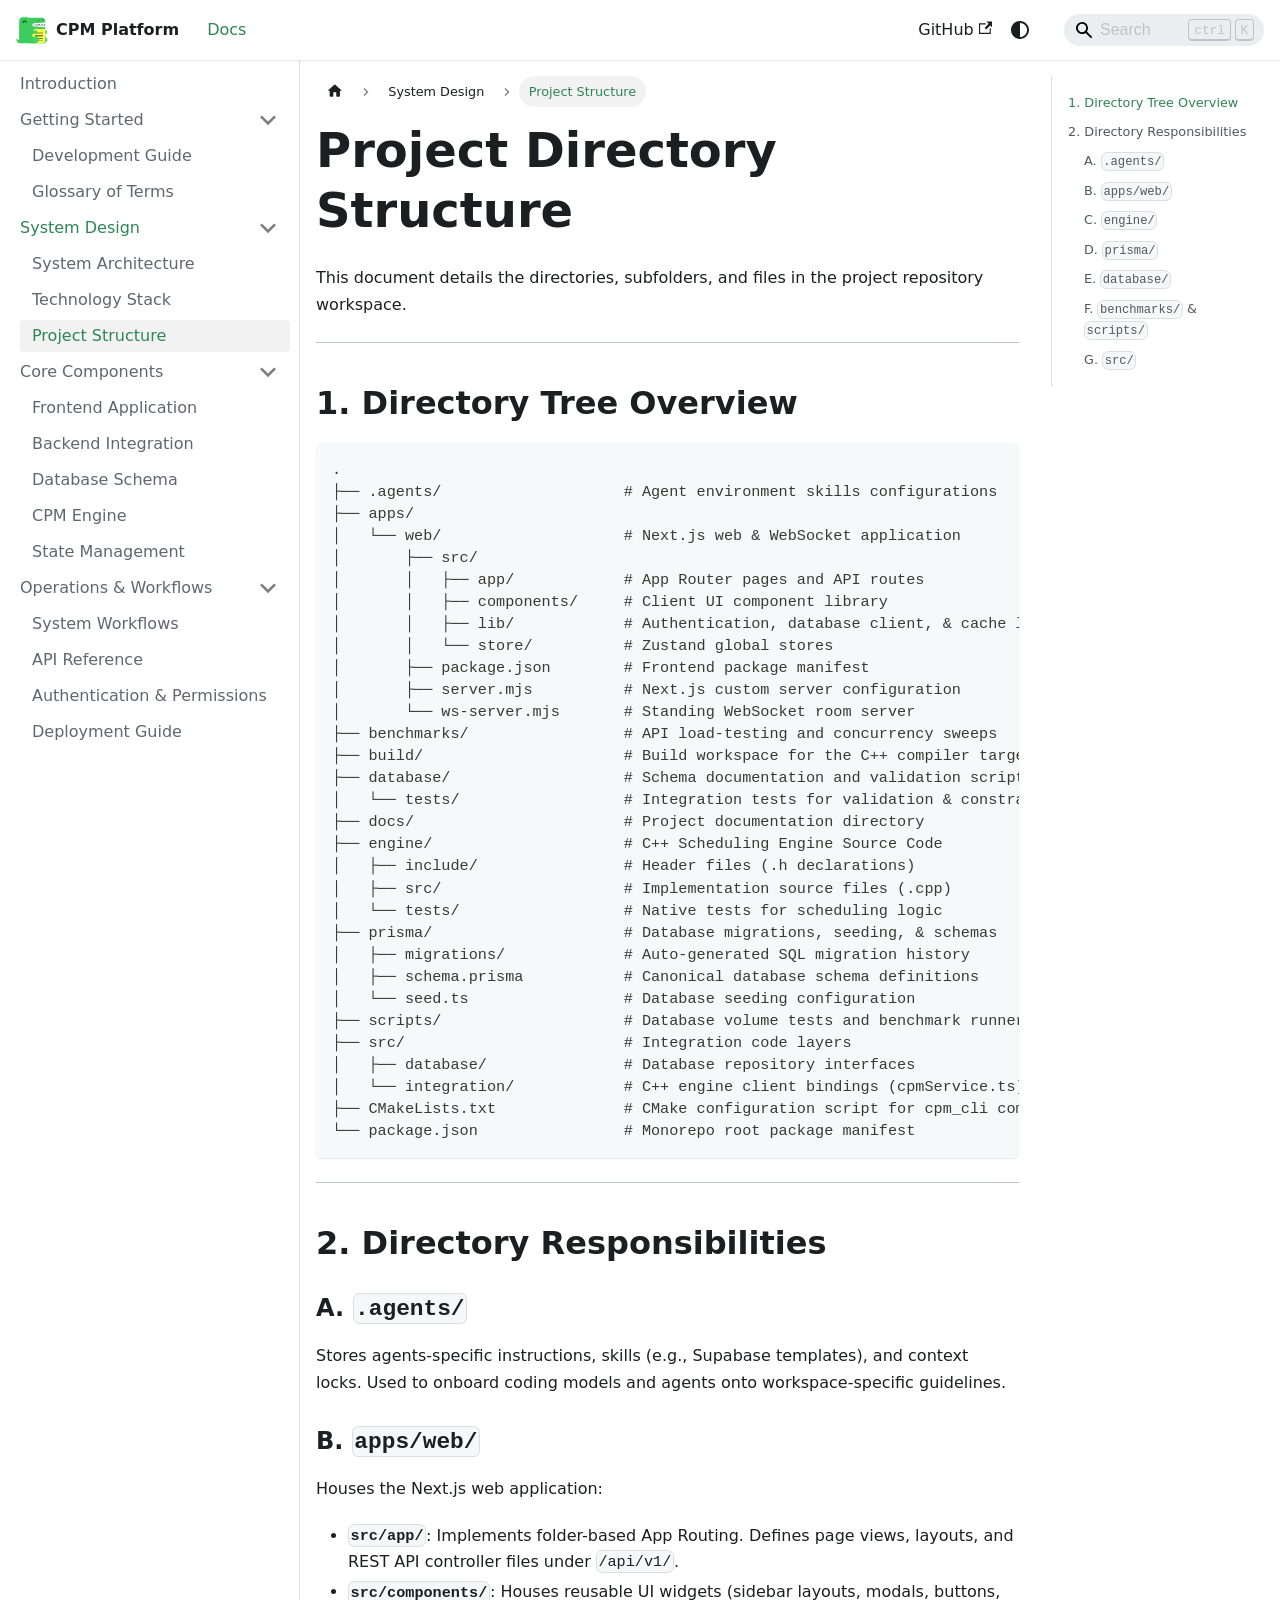
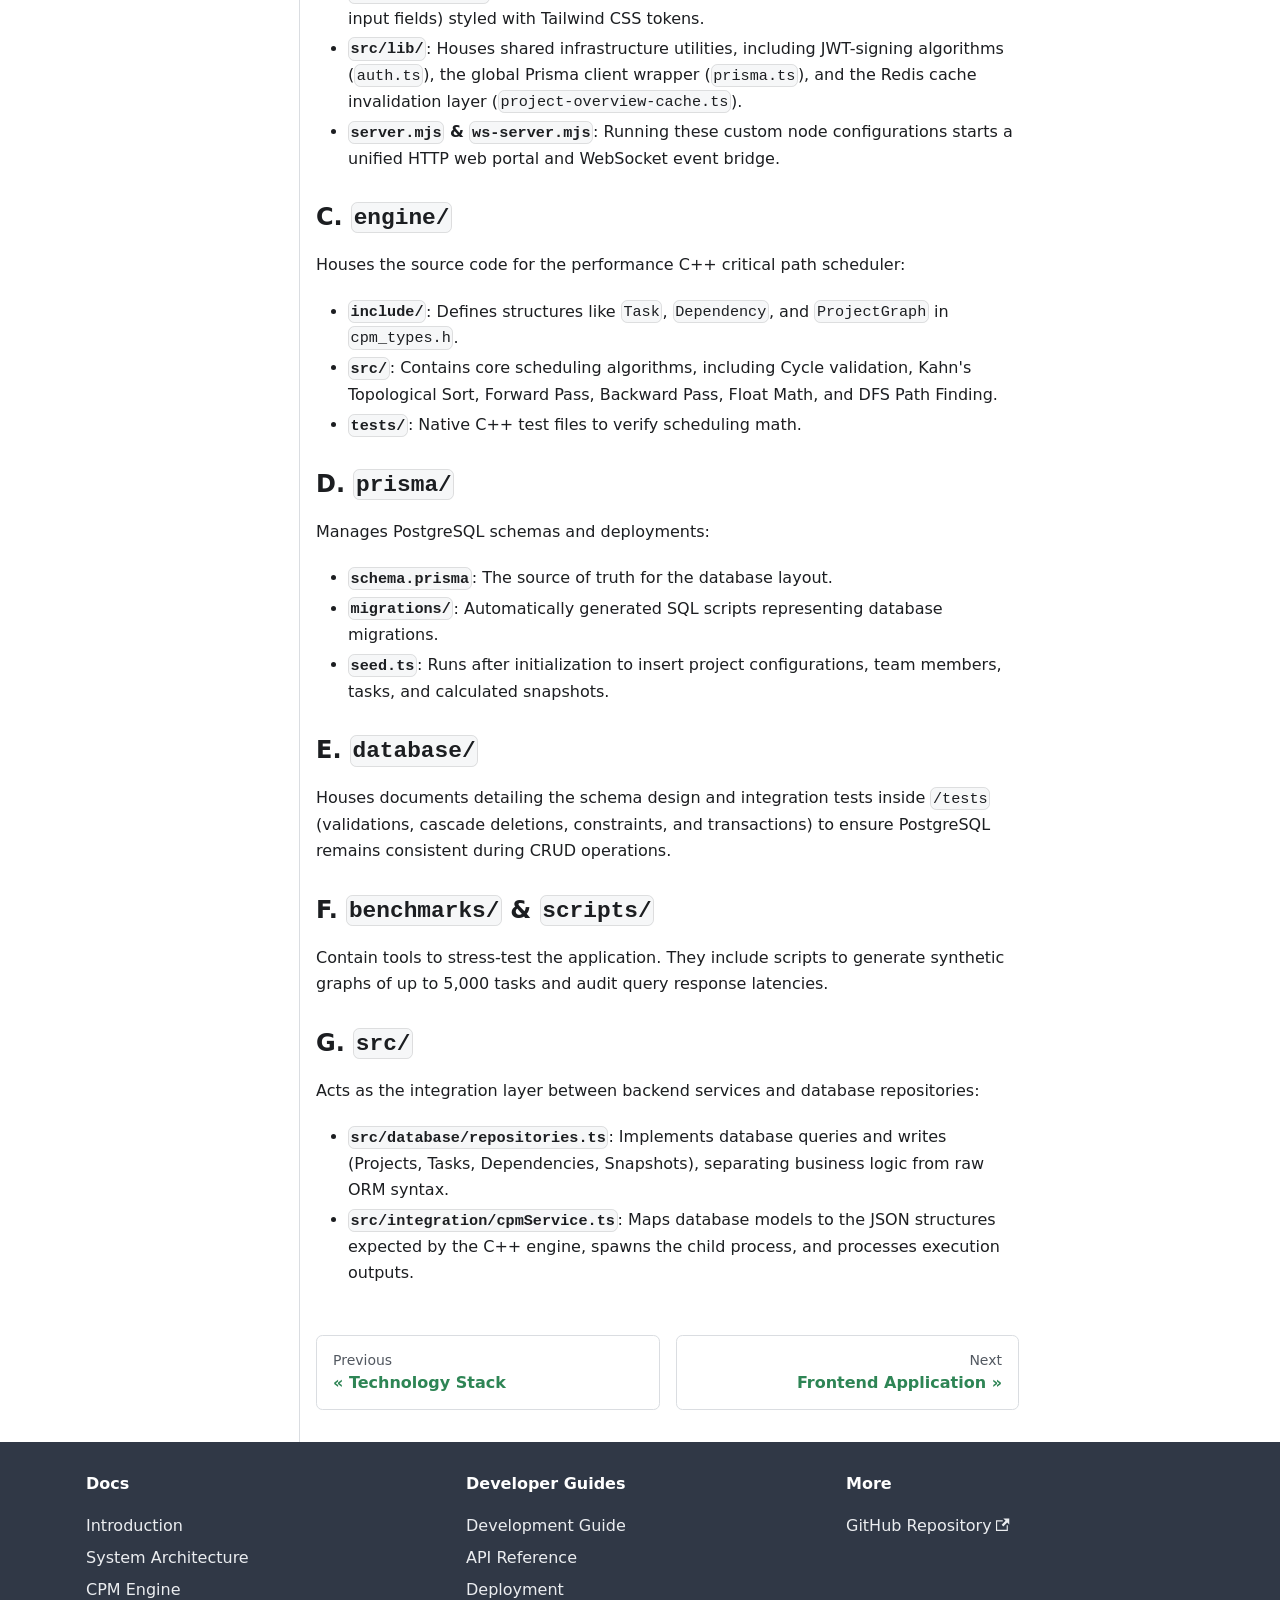
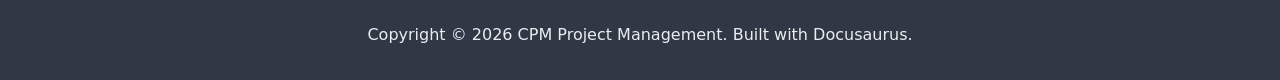
<file: projects/cpm-planner/docs/project-structure/index.html>
<!doctype html><html lang=en dir=ltr class="docs-wrapper plugin-docs plugin-id-default docs-version-current docs-doc-page docs-doc-id-project-structure" data-has-hydrated=false><head><meta charset=UTF-8><meta name=generator content="Docusaurus v3.10.1"><title data-rh=true>Project Structure | CPM Platform</title><meta data-rh=true name=viewport content="width=device-width, initial-scale=1.0"/><meta data-rh=true name=twitter:card content=summary_large_image /><meta data-rh=true property=og:image content=https://dhruv-meshram.github.io/projects/cpm-planner/docs/img/docusaurus-social-card.jpg /><meta data-rh=true name=twitter:image content=https://dhruv-meshram.github.io/projects/cpm-planner/docs/img/docusaurus-social-card.jpg /><meta data-rh=true property=og:url content=https://dhruv-meshram.github.io/projects/cpm-planner/docs/project-structure /><meta data-rh=true property=og:locale content=en /><meta data-rh=true name=docusaurus_locale content=en /><meta data-rh=true name=docsearch:language content=en /><meta data-rh=true name=docusaurus_version content=current /><meta data-rh=true name=docusaurus_tag content=docs-default-current /><meta data-rh=true name=docsearch:version content=current /><meta data-rh=true name=docsearch:docusaurus_tag content=docs-default-current /><meta data-rh=true property=og:title content="Project Structure | CPM Platform"/><meta data-rh=true name=description content="Overview of directories and files in the repository."/><meta data-rh=true property=og:description content="Overview of directories and files in the repository."/><link data-rh=true rel=icon href=/projects/cpm-planner/docs/img/favicon.ico /><link data-rh=true rel=canonical href=https://dhruv-meshram.github.io/projects/cpm-planner/docs/project-structure /><link data-rh=true rel=alternate href=https://dhruv-meshram.github.io/projects/cpm-planner/docs/project-structure hreflang=en /><link data-rh=true rel=alternate href=https://dhruv-meshram.github.io/projects/cpm-planner/docs/project-structure hreflang=x-default /><script data-rh=true type=application/ld+json>{"@context":"https://schema.org","@type":"BreadcrumbList","itemListElement":[{"@type":"ListItem","item":"https://dhruv-meshram.github.io/projects/cpm-planner/docs/project-structure","name":"Project Structure","position":1}]}</script><link rel=stylesheet href=/projects/cpm-planner/docs/assets/css/styles.ddbc8645.css /><script src=/projects/cpm-planner/docs/assets/js/runtime~main.439d0e4f.js defer></script><script src=/projects/cpm-planner/docs/assets/js/main.a1f3c69b.js defer></script></head><body><svg style="display: none;"><defs>
<symbol id=theme-svg-external-link viewBox="0 0 24 24"><path fill=currentColor d="M21 13v10h-21v-19h12v2h-10v15h17v-8h2zm3-12h-10.988l4.035 4-6.977 7.07 2.828 2.828 6.977-7.07 4.125 4.172v-11z"/></symbol>
</defs></svg>
<script>!function(){var t=function(){try{return new URLSearchParams(window.location.search).get("docusaurus-theme")}catch(t){}}()||function(){try{return window.localStorage.getItem("theme-ac4")}catch(t){}}();document.documentElement.setAttribute("data-theme",t||(window.matchMedia("(prefers-color-scheme: dark)").matches?"dark":"light")),document.documentElement.setAttribute("data-theme-choice",t||"system")}(),function(){try{for(var[t,e]of new URLSearchParams(window.location.search).entries())if(t.startsWith("docusaurus-data-")){var a=t.replace("docusaurus-data-","data-");document.documentElement.setAttribute(a,e)}}catch(t){}}()</script><div id=__docusaurus><link rel=preload as=image href=/projects/cpm-planner/docs/img/logo.svg /><div role=region aria-label="Skip to main content"><a class=skipToContent_fXgn href=#__docusaurus_skipToContent_fallback>Skip to main content</a></div><nav aria-label=Main class="theme-layout-navbar navbar navbar--fixed-top"><div class=navbar__inner><div class="theme-layout-navbar-left navbar__items"><button aria-label="Toggle navigation bar" aria-expanded=false class="navbar__toggle clean-btn" type=button><svg width=30 height=30 viewBox="0 0 30 30" aria-hidden=true><path stroke=currentColor stroke-linecap=round stroke-miterlimit=10 stroke-width=2 d="M4 7h22M4 15h22M4 23h22"/></svg></button><a class=navbar__brand href=/projects/cpm-planner/docs/><div class=navbar__logo><img src=/projects/cpm-planner/docs/img/logo.svg alt="CPM Logo" class="themedComponent_mlkZ themedComponent--light_NVdE"/><img src=/projects/cpm-planner/docs/img/logo.svg alt="CPM Logo" class="themedComponent_mlkZ themedComponent--dark_xIcU"/></div><b class="navbar__title text--truncate">CPM Platform</b></a><a aria-current=page class="navbar__item navbar__link navbar__link--active" href=/projects/cpm-planner/docs/>Docs</a></div><div class="theme-layout-navbar-right navbar__items navbar__items--right"><a href=https://github.com/dhruv-meshram/cpm target=_blank rel="noopener noreferrer" class="navbar__item navbar__link">GitHub<svg width=13.5 height=13.5 aria-label="(opens in new tab)" class=iconExternalLink_nPIU><use href=#theme-svg-external-link /></svg></a><div class="toggle_vylO colorModeToggle_DEke"><button class="clean-btn toggleButton_gllP toggleButtonDisabled_aARS" type=button disabled title="system mode" aria-label="Switch between dark and light mode (currently system mode)"><svg viewBox="0 0 24 24" width=24 height=24 aria-hidden=true class="toggleIcon_g3eP lightToggleIcon_pyhR"><path fill=currentColor d="M12,9c1.65,0,3,1.35,3,3s-1.35,3-3,3s-3-1.35-3-3S10.35,9,12,9 M12,7c-2.76,0-5,2.24-5,5s2.24,5,5,5s5-2.24,5-5 S14.76,7,12,7L12,7z M2,13l2,0c0.55,0,1-0.45,1-1s-0.45-1-1-1l-2,0c-0.55,0-1,0.45-1,1S1.45,13,2,13z M20,13l2,0c0.55,0,1-0.45,1-1 s-0.45-1-1-1l-2,0c-0.55,0-1,0.45-1,1S19.45,13,20,13z M11,2v2c0,0.55,0.45,1,1,1s1-0.45,1-1V2c0-0.55-0.45-1-1-1S11,1.45,11,2z M11,20v2c0,0.55,0.45,1,1,1s1-0.45,1-1v-2c0-0.55-0.45-1-1-1C11.45,19,11,19.45,11,20z M5.99,4.58c-0.39-0.39-1.03-0.39-1.41,0 c-0.39,0.39-0.39,1.03,0,1.41l1.06,1.06c0.39,0.39,1.03,0.39,1.41,0s0.39-1.03,0-1.41L5.99,4.58z M18.36,16.95 c-0.39-0.39-1.03-0.39-1.41,0c-0.39,0.39-0.39,1.03,0,1.41l1.06,1.06c0.39,0.39,1.03,0.39,1.41,0c0.39-0.39,0.39-1.03,0-1.41 L18.36,16.95z M19.42,5.99c0.39-0.39,0.39-1.03,0-1.41c-0.39-0.39-1.03-0.39-1.41,0l-1.06,1.06c-0.39,0.39-0.39,1.03,0,1.41 s1.03,0.39,1.41,0L19.42,5.99z M7.05,18.36c0.39-0.39,0.39-1.03,0-1.41c-0.39-0.39-1.03-0.39-1.41,0l-1.06,1.06 c-0.39,0.39-0.39,1.03,0,1.41s1.03,0.39,1.41,0L7.05,18.36z"/></svg><svg viewBox="0 0 24 24" width=24 height=24 aria-hidden=true class="toggleIcon_g3eP darkToggleIcon_wfgR"><path fill=currentColor d="M9.37,5.51C9.19,6.15,9.1,6.82,9.1,7.5c0,4.08,3.32,7.4,7.4,7.4c0.68,0,1.35-0.09,1.99-0.27C17.45,17.19,14.93,19,12,19 c-3.86,0-7-3.14-7-7C5,9.07,6.81,6.55,9.37,5.51z M12,3c-4.97,0-9,4.03-9,9s4.03,9,9,9s9-4.03,9-9c0-0.46-0.04-0.92-0.1-1.36 c-0.98,1.37-2.58,2.26-4.4,2.26c-2.98,0-5.4-2.42-5.4-5.4c0-1.81,0.89-3.42,2.26-4.4C12.92,3.04,12.46,3,12,3L12,3z"/></svg><svg viewBox="0 0 24 24" width=24 height=24 aria-hidden=true class="toggleIcon_g3eP systemToggleIcon_QzmC"><path fill=currentColor d="m12 21c4.971 0 9-4.029 9-9s-4.029-9-9-9-9 4.029-9 9 4.029 9 9 9zm4.95-13.95c1.313 1.313 2.05 3.093 2.05 4.95s-0.738 3.637-2.05 4.95c-1.313 1.313-3.093 2.05-4.95 2.05v-14c1.857 0 3.637 0.737 4.95 2.05z"/></svg></button></div><div class=navbarSearchContainer_Bca1><div class="navbar__search searchBarContainer_NW3z" dir=ltr><input placeholder=Search aria-label=Search class="navbar__search-input searchInput_YFbd" value="" /><div class="loadingRing_RJI3 searchBarLoadingRing_YnHq"><div></div><div></div><div></div><div></div></div></div></div></div></div><div role=presentation class=navbar-sidebar__backdrop></div></nav><div id=__docusaurus_skipToContent_fallback class="theme-layout-main main-wrapper mainWrapper_z2l0"><div class=docsWrapper_hBAB><button aria-label="Scroll back to top" class="clean-btn theme-back-to-top-button backToTopButton_sjWU" type=button></button><div class=docRoot_UBD9><aside class="theme-doc-sidebar-container docSidebarContainer_YfHR"><div class=sidebarViewport_aRkj><div class=sidebar_njMd><nav aria-label="Docs sidebar" class="menu thin-scrollbar menu_SIkG"><ul class="theme-doc-sidebar-menu menu__list"><li class="theme-doc-sidebar-item-link theme-doc-sidebar-item-link-level-1 menu__list-item"><a class=menu__link href=/projects/cpm-planner/docs/><span title=Introduction class=linkLabel_WmDU>Introduction</span></a><li class="theme-doc-sidebar-item-category theme-doc-sidebar-item-category-level-1 menu__list-item"><div class=menu__list-item-collapsible><a class="categoryLink_byQd menu__link menu__link--sublist menu__link--sublist-caret" role=button aria-expanded=true href=/projects/cpm-planner/docs/development-guide><span title="Getting Started" class=categoryLinkLabel_W154>Getting Started</span></a></div><ul class=menu__list><li class="theme-doc-sidebar-item-link theme-doc-sidebar-item-link-level-2 menu__list-item"><a class=menu__link tabindex=0 href=/projects/cpm-planner/docs/development-guide><span title="Development Guide" class=linkLabel_WmDU>Development Guide</span></a><li class="theme-doc-sidebar-item-link theme-doc-sidebar-item-link-level-2 menu__list-item"><a class=menu__link tabindex=0 href=/projects/cpm-planner/docs/glossary><span title="Glossary of Terms" class=linkLabel_WmDU>Glossary of Terms</span></a></ul><li class="theme-doc-sidebar-item-category theme-doc-sidebar-item-category-level-1 menu__list-item"><div class=menu__list-item-collapsible><a class="categoryLink_byQd menu__link menu__link--sublist menu__link--sublist-caret menu__link--active" role=button aria-expanded=true href=/projects/cpm-planner/docs/architecture><span title="System Design" class=categoryLinkLabel_W154>System Design</span></a></div><ul class=menu__list><li class="theme-doc-sidebar-item-link theme-doc-sidebar-item-link-level-2 menu__list-item"><a class=menu__link tabindex=0 href=/projects/cpm-planner/docs/architecture><span title="System Architecture" class=linkLabel_WmDU>System Architecture</span></a><li class="theme-doc-sidebar-item-link theme-doc-sidebar-item-link-level-2 menu__list-item"><a class=menu__link tabindex=0 href=/projects/cpm-planner/docs/tech-stack><span title="Technology Stack" class=linkLabel_WmDU>Technology Stack</span></a><li class="theme-doc-sidebar-item-link theme-doc-sidebar-item-link-level-2 menu__list-item"><a class="menu__link menu__link--active" aria-current=page tabindex=0 href=/projects/cpm-planner/docs/project-structure><span title="Project Structure" class=linkLabel_WmDU>Project Structure</span></a></ul><li class="theme-doc-sidebar-item-category theme-doc-sidebar-item-category-level-1 menu__list-item"><div class=menu__list-item-collapsible><a class="categoryLink_byQd menu__link menu__link--sublist menu__link--sublist-caret" role=button aria-expanded=true href=/projects/cpm-planner/docs/frontend><span title="Core Components" class=categoryLinkLabel_W154>Core Components</span></a></div><ul class=menu__list><li class="theme-doc-sidebar-item-link theme-doc-sidebar-item-link-level-2 menu__list-item"><a class=menu__link tabindex=0 href=/projects/cpm-planner/docs/frontend><span title="Frontend Application" class=linkLabel_WmDU>Frontend Application</span></a><li class="theme-doc-sidebar-item-link theme-doc-sidebar-item-link-level-2 menu__list-item"><a class=menu__link tabindex=0 href=/projects/cpm-planner/docs/backend><span title="Backend Integration" class=linkLabel_WmDU>Backend Integration</span></a><li class="theme-doc-sidebar-item-link theme-doc-sidebar-item-link-level-2 menu__list-item"><a class=menu__link tabindex=0 href=/projects/cpm-planner/docs/database><span title="Database Schema" class=linkLabel_WmDU>Database Schema</span></a><li class="theme-doc-sidebar-item-link theme-doc-sidebar-item-link-level-2 menu__list-item"><a class=menu__link tabindex=0 href=/projects/cpm-planner/docs/cpm_engine><span title="CPM Engine" class=linkLabel_WmDU>CPM Engine</span></a><li class="theme-doc-sidebar-item-link theme-doc-sidebar-item-link-level-2 menu__list-item"><a class=menu__link tabindex=0 href=/projects/cpm-planner/docs/state-management><span title="State Management" class=linkLabel_WmDU>State Management</span></a></ul><li class="theme-doc-sidebar-item-category theme-doc-sidebar-item-category-level-1 menu__list-item"><div class=menu__list-item-collapsible><a class="categoryLink_byQd menu__link menu__link--sublist menu__link--sublist-caret" role=button aria-expanded=true href=/projects/cpm-planner/docs/workflows><span title="Operations & Workflows" class=categoryLinkLabel_W154>Operations & Workflows</span></a></div><ul class=menu__list><li class="theme-doc-sidebar-item-link theme-doc-sidebar-item-link-level-2 menu__list-item"><a class=menu__link tabindex=0 href=/projects/cpm-planner/docs/workflows><span title="System Workflows" class=linkLabel_WmDU>System Workflows</span></a><li class="theme-doc-sidebar-item-link theme-doc-sidebar-item-link-level-2 menu__list-item"><a class=menu__link tabindex=0 href=/projects/cpm-planner/docs/api><span title="API Reference" class=linkLabel_WmDU>API Reference</span></a><li class="theme-doc-sidebar-item-link theme-doc-sidebar-item-link-level-2 menu__list-item"><a class=menu__link tabindex=0 href=/projects/cpm-planner/docs/authentication><span title="Authentication & Permissions" class=linkLabel_WmDU>Authentication & Permissions</span></a><li class="theme-doc-sidebar-item-link theme-doc-sidebar-item-link-level-2 menu__list-item"><a class=menu__link tabindex=0 href=/projects/cpm-planner/docs/deployment><span title="Deployment Guide" class=linkLabel_WmDU>Deployment Guide</span></a></ul></ul></nav></div></div></aside><main class=docMainContainer_TBSr><div class="container padding-top--md padding-bottom--lg"><div class=row><div class="col docItemCol_VOVn"><div class=docItemContainer_Djhp><article><nav class="theme-doc-breadcrumbs breadcrumbsContainer_Z_bl" aria-label=Breadcrumbs><ul class=breadcrumbs><li class=breadcrumbs__item><a aria-label="Home page" class=breadcrumbs__link href=/projects/cpm-planner/docs/><svg viewBox="0 0 24 24" class=breadcrumbHomeIcon_YNFT><path d="M10 19v-5h4v5c0 .55.45 1 1 1h3c.55 0 1-.45 1-1v-7h1.7c.46 0 .68-.57.33-.87L12.67 3.6c-.38-.34-.96-.34-1.34 0l-8.36 7.53c-.34.3-.13.87.33.87H5v7c0 .55.45 1 1 1h3c.55 0 1-.45 1-1z" fill=currentColor /></svg></a><li class=breadcrumbs__item><span class=breadcrumbs__link>System Design</span><li class="breadcrumbs__item breadcrumbs__item--active"><span class=breadcrumbs__link>Project Structure</span></ul></nav><div class="tocCollapsible_ETCw theme-doc-toc-mobile tocMobile_ITEo"><button type=button class="clean-btn tocCollapsibleButton_TO0P">On this page</button></div><div class="theme-doc-markdown markdown"><header><h1>Project Directory Structure</h1></header>
<p>This document details the directories, subfolders, and files in the project repository workspace.</p>
<hr/>
<h2 class="anchor anchorTargetStickyNavbar_Vzrq" id=1-directory-tree-overview>1. Directory Tree Overview<a href=#1-directory-tree-overview class=hash-link aria-label="Direct link to 1. Directory Tree Overview" title="Direct link to 1. Directory Tree Overview" translate=no>​</a></h2>
<div class="language-text codeBlockContainer_Ckt0 theme-code-block" style=--prism-color:#393A34;--prism-background-color:#f6f8fa><div class=codeBlockContent_QJqH><pre tabindex=0 class="prism-code language-text codeBlock_bY9V thin-scrollbar" style=color:#393A34;background-color:#f6f8fa><code class=codeBlockLines_e6Vv><div class=token-line style=color:#393A34><span class="token plain">.</span><br/></div><div class=token-line style=color:#393A34><span class="token plain">├── .agents/                    # Agent environment skills configurations</span><br/></div><div class=token-line style=color:#393A34><span class="token plain">├── apps/</span><br/></div><div class=token-line style=color:#393A34><span class="token plain">│   └── web/                    # Next.js web & WebSocket application</span><br/></div><div class=token-line style=color:#393A34><span class="token plain">│       ├── src/</span><br/></div><div class=token-line style=color:#393A34><span class="token plain">│       │   ├── app/            # App Router pages and API routes</span><br/></div><div class=token-line style=color:#393A34><span class="token plain">│       │   ├── components/     # Client UI component library</span><br/></div><div class=token-line style=color:#393A34><span class="token plain">│       │   ├── lib/            # Authentication, database client, & cache layers</span><br/></div><div class=token-line style=color:#393A34><span class="token plain">│       │   └── store/          # Zustand global stores</span><br/></div><div class=token-line style=color:#393A34><span class="token plain">│       ├── package.json        # Frontend package manifest</span><br/></div><div class=token-line style=color:#393A34><span class="token plain">│       ├── server.mjs          # Next.js custom server configuration</span><br/></div><div class=token-line style=color:#393A34><span class="token plain">│       └── ws-server.mjs       # Standing WebSocket room server</span><br/></div><div class=token-line style=color:#393A34><span class="token plain">├── benchmarks/                 # API load-testing and concurrency sweeps</span><br/></div><div class=token-line style=color:#393A34><span class="token plain">├── build/                      # Build workspace for the C++ compiler target</span><br/></div><div class=token-line style=color:#393A34><span class="token plain">├── database/                   # Schema documentation and validation scripts</span><br/></div><div class=token-line style=color:#393A34><span class="token plain">│   └── tests/                  # Integration tests for validation & constraints</span><br/></div><div class=token-line style=color:#393A34><span class="token plain">├── docs/                       # Project documentation directory</span><br/></div><div class=token-line style=color:#393A34><span class="token plain">├── engine/                     # C++ Scheduling Engine Source Code</span><br/></div><div class=token-line style=color:#393A34><span class="token plain">│   ├── include/                # Header files (.h declarations)</span><br/></div><div class=token-line style=color:#393A34><span class="token plain">│   ├── src/                    # Implementation source files (.cpp)</span><br/></div><div class=token-line style=color:#393A34><span class="token plain">│   └── tests/                  # Native tests for scheduling logic</span><br/></div><div class=token-line style=color:#393A34><span class="token plain">├── prisma/                     # Database migrations, seeding, & schemas</span><br/></div><div class=token-line style=color:#393A34><span class="token plain">│   ├── migrations/             # Auto-generated SQL migration history</span><br/></div><div class=token-line style=color:#393A34><span class="token plain">│   ├── schema.prisma           # Canonical database schema definitions</span><br/></div><div class=token-line style=color:#393A34><span class="token plain">│   └── seed.ts                 # Database seeding configuration</span><br/></div><div class=token-line style=color:#393A34><span class="token plain">├── scripts/                    # Database volume tests and benchmark runners</span><br/></div><div class=token-line style=color:#393A34><span class="token plain">├── src/                        # Integration code layers</span><br/></div><div class=token-line style=color:#393A34><span class="token plain">│   ├── database/               # Database repository interfaces</span><br/></div><div class=token-line style=color:#393A34><span class="token plain">│   └── integration/            # C++ engine client bindings (cpmService.ts)</span><br/></div><div class=token-line style=color:#393A34><span class="token plain">├── CMakeLists.txt              # CMake configuration script for cpm_cli compilation</span><br/></div><div class=token-line style=color:#393A34><span class="token plain">└── package.json                # Monorepo root package manifest</span><br/></div></code></pre></div></div>
<hr/>
<h2 class="anchor anchorTargetStickyNavbar_Vzrq" id=2-directory-responsibilities>2. Directory Responsibilities<a href=#2-directory-responsibilities class=hash-link aria-label="Direct link to 2. Directory Responsibilities" title="Direct link to 2. Directory Responsibilities" translate=no>​</a></h2>
<h3 class="anchor anchorTargetStickyNavbar_Vzrq" id=a-agents>A. <code>.agents/</code><a href=#a-agents class=hash-link aria-label="Direct link to a-agents" title="Direct link to a-agents" translate=no>​</a></h3>
<p>Stores agents-specific instructions, skills (e.g., Supabase templates), and context locks. Used to onboard coding models and agents onto workspace-specific guidelines.</p>
<h3 class="anchor anchorTargetStickyNavbar_Vzrq" id=b-appsweb>B. <code>apps/web/</code><a href=#b-appsweb class=hash-link aria-label="Direct link to b-appsweb" title="Direct link to b-appsweb" translate=no>​</a></h3>
<p>Houses the Next.js web application:</p>
<ul>
<li class=""><strong><code>src/app/</code></strong>: Implements folder-based App Routing. Defines page views, layouts, and REST API controller files under <code>/api/v1/</code>.</li>
<li class=""><strong><code>src/components/</code></strong>: Houses reusable UI widgets (sidebar layouts, modals, buttons, input fields) styled with Tailwind CSS tokens.</li>
<li class=""><strong><code>src/lib/</code></strong>: Houses shared infrastructure utilities, including JWT-signing algorithms (<code>auth.ts</code>), the global Prisma client wrapper (<code>prisma.ts</code>), and the Redis cache invalidation layer (<code>project-overview-cache.ts</code>).</li>
<li class=""><strong><code>server.mjs</code> & <code>ws-server.mjs</code></strong>: Running these custom node configurations starts a unified HTTP web portal and WebSocket event bridge.</li>
</ul>
<h3 class="anchor anchorTargetStickyNavbar_Vzrq" id=c-engine>C. <code>engine/</code><a href=#c-engine class=hash-link aria-label="Direct link to c-engine" title="Direct link to c-engine" translate=no>​</a></h3>
<p>Houses the source code for the performance C++ critical path scheduler:</p>
<ul>
<li class=""><strong><code>include/</code></strong>: Defines structures like <code>Task</code>, <code>Dependency</code>, and <code>ProjectGraph</code> in <code>cpm_types.h</code>.</li>
<li class=""><strong><code>src/</code></strong>: Contains core scheduling algorithms, including Cycle validation, Kahn's Topological Sort, Forward Pass, Backward Pass, Float Math, and DFS Path Finding.</li>
<li class=""><strong><code>tests/</code></strong>: Native C++ test files to verify scheduling math.</li>
</ul>
<h3 class="anchor anchorTargetStickyNavbar_Vzrq" id=d-prisma>D. <code>prisma/</code><a href=#d-prisma class=hash-link aria-label="Direct link to d-prisma" title="Direct link to d-prisma" translate=no>​</a></h3>
<p>Manages PostgreSQL schemas and deployments:</p>
<ul>
<li class=""><strong><code>schema.prisma</code></strong>: The source of truth for the database layout.</li>
<li class=""><strong><code>migrations/</code></strong>: Automatically generated SQL scripts representing database migrations.</li>
<li class=""><strong><code>seed.ts</code></strong>: Runs after initialization to insert project configurations, team members, tasks, and calculated snapshots.</li>
</ul>
<h3 class="anchor anchorTargetStickyNavbar_Vzrq" id=e-database>E. <code>database/</code><a href=#e-database class=hash-link aria-label="Direct link to e-database" title="Direct link to e-database" translate=no>​</a></h3>
<p>Houses documents detailing the schema design and integration tests inside <code>/tests</code> (validations, cascade deletions, constraints, and transactions) to ensure PostgreSQL remains consistent during CRUD operations.</p>
<h3 class="anchor anchorTargetStickyNavbar_Vzrq" id=f-benchmarks--scripts>F. <code>benchmarks/</code> & <code>scripts/</code><a href=#f-benchmarks--scripts class=hash-link aria-label="Direct link to f-benchmarks--scripts" title="Direct link to f-benchmarks--scripts" translate=no>​</a></h3>
<p>Contain tools to stress-test the application. They include scripts to generate synthetic graphs of up to 5,000 tasks and audit query response latencies.</p>
<h3 class="anchor anchorTargetStickyNavbar_Vzrq" id=g-src>G. <code>src/</code><a href=#g-src class=hash-link aria-label="Direct link to g-src" title="Direct link to g-src" translate=no>​</a></h3>
<p>Acts as the integration layer between backend services and database repositories:</p>
<ul>
<li class=""><strong><code>src/database/repositories.ts</code></strong>: Implements database queries and writes (Projects, Tasks, Dependencies, Snapshots), separating business logic from raw ORM syntax.</li>
<li class=""><strong><code>src/integration/cpmService.ts</code></strong>: Maps database models to the JSON structures expected by the C++ engine, spawns the child process, and processes execution outputs.</li>
</ul></div></article><nav class="docusaurus-mt-lg pagination-nav" aria-label="Docs pages"><a class="pagination-nav__link pagination-nav__link--prev" href=/projects/cpm-planner/docs/tech-stack><div class=pagination-nav__sublabel>Previous</div><div class=pagination-nav__label>Technology Stack</div></a><a class="pagination-nav__link pagination-nav__link--next" href=/projects/cpm-planner/docs/frontend><div class=pagination-nav__sublabel>Next</div><div class=pagination-nav__label>Frontend Application</div></a></nav></div></div><div class="col col--3"><div class="tableOfContents_bqdL thin-scrollbar theme-doc-toc-desktop"><ul class="table-of-contents table-of-contents__left-border"><li><a href=#1-directory-tree-overview class="table-of-contents__link toc-highlight">1. Directory Tree Overview</a><li><a href=#2-directory-responsibilities class="table-of-contents__link toc-highlight">2. Directory Responsibilities</a><ul><li><a href=#a-agents class="table-of-contents__link toc-highlight">A. <code>.agents/</code></a><li><a href=#b-appsweb class="table-of-contents__link toc-highlight">B. <code>apps/web/</code></a><li><a href=#c-engine class="table-of-contents__link toc-highlight">C. <code>engine/</code></a><li><a href=#d-prisma class="table-of-contents__link toc-highlight">D. <code>prisma/</code></a><li><a href=#e-database class="table-of-contents__link toc-highlight">E. <code>database/</code></a><li><a href=#f-benchmarks--scripts class="table-of-contents__link toc-highlight">F. <code>benchmarks/</code> & <code>scripts/</code></a><li><a href=#g-src class="table-of-contents__link toc-highlight">G. <code>src/</code></a></ul></ul></div></div></div></div></main></div></div></div><footer class="theme-layout-footer footer footer--dark"><div class="container container-fluid"><div class="row footer__links"><div class="theme-layout-footer-column col footer__col"><div class=footer__title>Docs</div><ul class="footer__items clean-list"><li class=footer__item><a class=footer__link-item href=/projects/cpm-planner/docs/>Introduction</a><li class=footer__item><a class=footer__link-item href=/projects/cpm-planner/docs/architecture>System Architecture</a><li class=footer__item><a class=footer__link-item href=/projects/cpm-planner/docs/cpm_engine>CPM Engine</a></ul></div><div class="theme-layout-footer-column col footer__col"><div class=footer__title>Developer Guides</div><ul class="footer__items clean-list"><li class=footer__item><a class=footer__link-item href=/projects/cpm-planner/docs/development-guide>Development Guide</a><li class=footer__item><a class=footer__link-item href=/projects/cpm-planner/docs/api>API Reference</a><li class=footer__item><a class=footer__link-item href=/projects/cpm-planner/docs/deployment>Deployment</a></ul></div><div class="theme-layout-footer-column col footer__col"><div class=footer__title>More</div><ul class="footer__items clean-list"><li class=footer__item><a href=https://github.com/dhruv-meshram/cpm target=_blank rel="noopener noreferrer" class=footer__link-item>GitHub Repository<svg width=13.5 height=13.5 aria-label="(opens in new tab)" class=iconExternalLink_nPIU><use href=#theme-svg-external-link /></svg></a></ul></div></div><div class="footer__bottom text--center"><div class=footer__copyright>Copyright © 2026 CPM Project Management. Built with Docusaurus.</div></div></div></footer></div></body>
</file>
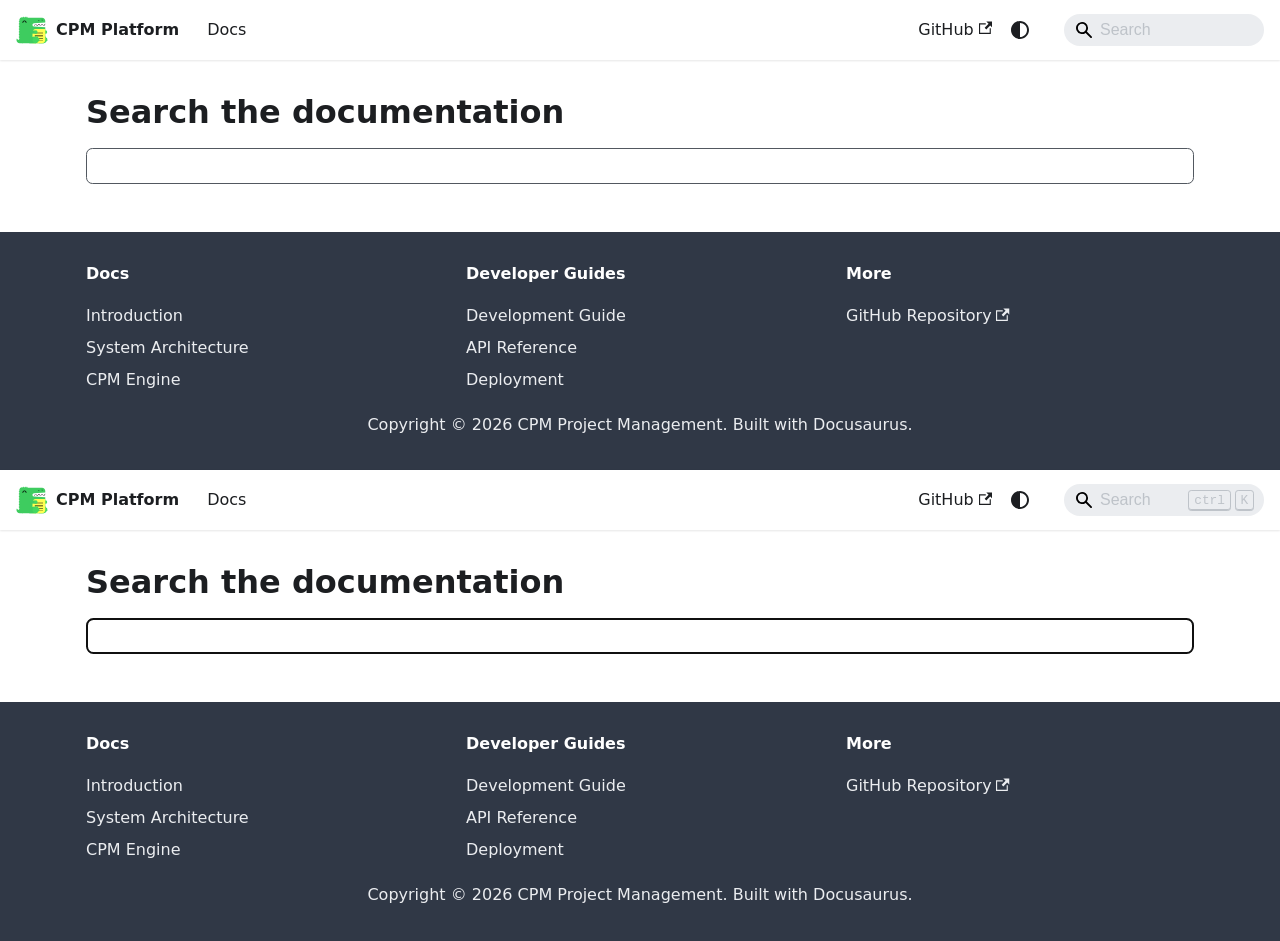
<file: projects/cpm-planner/docs/search/index.html>
<!doctype html><html lang=en dir=ltr class="plugin-@easyops-cn/docusaurus-search-local plugin-id-default" data-has-hydrated=false><head><meta charset=UTF-8><meta name=generator content="Docusaurus v3.10.1"><title data-rh=true>Search the documentation</title><meta data-rh=true property=og:title content="CPM Platform"/><meta data-rh=true name=viewport content="width=device-width, initial-scale=1.0"/><meta data-rh=true name=twitter:card content=summary_large_image /><meta data-rh=true property=og:image content=https://dhruv-meshram.github.io/projects/cpm-planner/docs/img/docusaurus-social-card.jpg /><meta data-rh=true name=twitter:image content=https://dhruv-meshram.github.io/projects/cpm-planner/docs/img/docusaurus-social-card.jpg /><meta data-rh=true property=og:url content=https://dhruv-meshram.github.io/projects/cpm-planner/docs/search /><meta data-rh=true property=og:locale content=en /><meta data-rh=true name=docusaurus_locale content=en /><meta data-rh=true name=docusaurus_tag content=default /><meta data-rh=true name=docsearch:language content=en /><meta data-rh=true name=docsearch:docusaurus_tag content=default /><meta data-rh=true property=robots content="noindex, follow"/><link data-rh=true rel=icon href=/projects/cpm-planner/docs/img/favicon.ico /><link data-rh=true rel=canonical href=https://dhruv-meshram.github.io/projects/cpm-planner/docs/search /><link data-rh=true rel=alternate href=https://dhruv-meshram.github.io/projects/cpm-planner/docs/search hreflang=en /><link data-rh=true rel=alternate href=https://dhruv-meshram.github.io/projects/cpm-planner/docs/search hreflang=x-default /><link rel=stylesheet href=/projects/cpm-planner/docs/assets/css/styles.ddbc8645.css /><script src=/projects/cpm-planner/docs/assets/js/runtime~main.439d0e4f.js defer></script><script src=/projects/cpm-planner/docs/assets/js/main.a1f3c69b.js defer></script></head><body><svg style="display: none;"><defs>
<symbol id=theme-svg-external-link viewBox="0 0 24 24"><path fill=currentColor d="M21 13v10h-21v-19h12v2h-10v15h17v-8h2zm3-12h-10.988l4.035 4-6.977 7.07 2.828 2.828 6.977-7.07 4.125 4.172v-11z"/></symbol>
</defs></svg>
<script>!function(){var t=function(){try{return new URLSearchParams(window.location.search).get("docusaurus-theme")}catch(t){}}()||function(){try{return window.localStorage.getItem("theme-ac4")}catch(t){}}();document.documentElement.setAttribute("data-theme",t||(window.matchMedia("(prefers-color-scheme: dark)").matches?"dark":"light")),document.documentElement.setAttribute("data-theme-choice",t||"system")}(),function(){try{for(var[t,e]of new URLSearchParams(window.location.search).entries())if(t.startsWith("docusaurus-data-")){var a=t.replace("docusaurus-data-","data-");document.documentElement.setAttribute(a,e)}}catch(t){}}()</script><div id=__docusaurus><link rel=preload as=image href=/projects/cpm-planner/docs/img/logo.svg /><div role=region aria-label="Skip to main content"><a class=skipToContent_fXgn href=#__docusaurus_skipToContent_fallback>Skip to main content</a></div><nav aria-label=Main class="theme-layout-navbar navbar navbar--fixed-top"><div class=navbar__inner><div class="theme-layout-navbar-left navbar__items"><button aria-label="Toggle navigation bar" aria-expanded=false class="navbar__toggle clean-btn" type=button><svg width=30 height=30 viewBox="0 0 30 30" aria-hidden=true><path stroke=currentColor stroke-linecap=round stroke-miterlimit=10 stroke-width=2 d="M4 7h22M4 15h22M4 23h22"/></svg></button><a class=navbar__brand href=/projects/cpm-planner/docs/><div class=navbar__logo><img src=/projects/cpm-planner/docs/img/logo.svg alt="CPM Logo" class="themedComponent_mlkZ themedComponent--light_NVdE"/><img src=/projects/cpm-planner/docs/img/logo.svg alt="CPM Logo" class="themedComponent_mlkZ themedComponent--dark_xIcU"/></div><b class="navbar__title text--truncate">CPM Platform</b></a><a class="navbar__item navbar__link" href=/projects/cpm-planner/docs/>Docs</a></div><div class="theme-layout-navbar-right navbar__items navbar__items--right"><a href=https://github.com/dhruv-meshram/cpm target=_blank rel="noopener noreferrer" class="navbar__item navbar__link">GitHub<svg width=13.5 height=13.5 aria-label="(opens in new tab)" class=iconExternalLink_nPIU><use href=#theme-svg-external-link /></svg></a><div class="toggle_vylO colorModeToggle_DEke"><button class="clean-btn toggleButton_gllP toggleButtonDisabled_aARS" type=button disabled title="system mode" aria-label="Switch between dark and light mode (currently system mode)"><svg viewBox="0 0 24 24" width=24 height=24 aria-hidden=true class="toggleIcon_g3eP lightToggleIcon_pyhR"><path fill=currentColor d="M12,9c1.65,0,3,1.35,3,3s-1.35,3-3,3s-3-1.35-3-3S10.35,9,12,9 M12,7c-2.76,0-5,2.24-5,5s2.24,5,5,5s5-2.24,5-5 S14.76,7,12,7L12,7z M2,13l2,0c0.55,0,1-0.45,1-1s-0.45-1-1-1l-2,0c-0.55,0-1,0.45-1,1S1.45,13,2,13z M20,13l2,0c0.55,0,1-0.45,1-1 s-0.45-1-1-1l-2,0c-0.55,0-1,0.45-1,1S19.45,13,20,13z M11,2v2c0,0.55,0.45,1,1,1s1-0.45,1-1V2c0-0.55-0.45-1-1-1S11,1.45,11,2z M11,20v2c0,0.55,0.45,1,1,1s1-0.45,1-1v-2c0-0.55-0.45-1-1-1C11.45,19,11,19.45,11,20z M5.99,4.58c-0.39-0.39-1.03-0.39-1.41,0 c-0.39,0.39-0.39,1.03,0,1.41l1.06,1.06c0.39,0.39,1.03,0.39,1.41,0s0.39-1.03,0-1.41L5.99,4.58z M18.36,16.95 c-0.39-0.39-1.03-0.39-1.41,0c-0.39,0.39-0.39,1.03,0,1.41l1.06,1.06c0.39,0.39,1.03,0.39,1.41,0c0.39-0.39,0.39-1.03,0-1.41 L18.36,16.95z M19.42,5.99c0.39-0.39,0.39-1.03,0-1.41c-0.39-0.39-1.03-0.39-1.41,0l-1.06,1.06c-0.39,0.39-0.39,1.03,0,1.41 s1.03,0.39,1.41,0L19.42,5.99z M7.05,18.36c0.39-0.39,0.39-1.03,0-1.41c-0.39-0.39-1.03-0.39-1.41,0l-1.06,1.06 c-0.39,0.39-0.39,1.03,0,1.41s1.03,0.39,1.41,0L7.05,18.36z"/></svg><svg viewBox="0 0 24 24" width=24 height=24 aria-hidden=true class="toggleIcon_g3eP darkToggleIcon_wfgR"><path fill=currentColor d="M9.37,5.51C9.19,6.15,9.1,6.82,9.1,7.5c0,4.08,3.32,7.4,7.4,7.4c0.68,0,1.35-0.09,1.99-0.27C17.45,17.19,14.93,19,12,19 c-3.86,0-7-3.14-7-7C5,9.07,6.81,6.55,9.37,5.51z M12,3c-4.97,0-9,4.03-9,9s4.03,9,9,9s9-4.03,9-9c0-0.46-0.04-0.92-0.1-1.36 c-0.98,1.37-2.58,2.26-4.4,2.26c-2.98,0-5.4-2.42-5.4-5.4c0-1.81,0.89-3.42,2.26-4.4C12.92,3.04,12.46,3,12,3L12,3z"/></svg><svg viewBox="0 0 24 24" width=24 height=24 aria-hidden=true class="toggleIcon_g3eP systemToggleIcon_QzmC"><path fill=currentColor d="m12 21c4.971 0 9-4.029 9-9s-4.029-9-9-9-9 4.029-9 9 4.029 9 9 9zm4.95-13.95c1.313 1.313 2.05 3.093 2.05 4.95s-0.738 3.637-2.05 4.95c-1.313 1.313-3.093 2.05-4.95 2.05v-14c1.857 0 3.637 0.737 4.95 2.05z"/></svg></button></div><div class=navbarSearchContainer_Bca1><div class="navbar__search searchBarContainer_NW3z" dir=ltr><input placeholder=Search aria-label=Search class="navbar__search-input searchInput_YFbd" value="" /><div class="loadingRing_RJI3 searchBarLoadingRing_YnHq"><div></div><div></div><div></div><div></div></div></div></div></div></div><div role=presentation class=navbar-sidebar__backdrop></div></nav><div id=__docusaurus_skipToContent_fallback class="theme-layout-main main-wrapper mainWrapper_z2l0"><div class="container margin-vert--lg"><h1>Search the documentation</h1><div class=row><div class="col col--12"><input type=search class=searchQueryInput_CFBF aria-label=Search autocomplete=off autofocus name=q value="" /></div></div><section></section></div></div><footer class="theme-layout-footer footer footer--dark"><div class="container container-fluid"><div class="row footer__links"><div class="theme-layout-footer-column col footer__col"><div class=footer__title>Docs</div><ul class="footer__items clean-list"><li class=footer__item><a class=footer__link-item href=/projects/cpm-planner/docs/>Introduction</a><li class=footer__item><a class=footer__link-item href=/projects/cpm-planner/docs/architecture>System Architecture</a><li class=footer__item><a class=footer__link-item href=/projects/cpm-planner/docs/cpm_engine>CPM Engine</a></ul></div><div class="theme-layout-footer-column col footer__col"><div class=footer__title>Developer Guides</div><ul class="footer__items clean-list"><li class=footer__item><a class=footer__link-item href=/projects/cpm-planner/docs/development-guide>Development Guide</a><li class=footer__item><a class=footer__link-item href=/projects/cpm-planner/docs/api>API Reference</a><li class=footer__item><a class=footer__link-item href=/projects/cpm-planner/docs/deployment>Deployment</a></ul></div><div class="theme-layout-footer-column col footer__col"><div class=footer__title>More</div><ul class="footer__items clean-list"><li class=footer__item><a href=https://github.com/dhruv-meshram/cpm target=_blank rel="noopener noreferrer" class=footer__link-item>GitHub Repository<svg width=13.5 height=13.5 aria-label="(opens in new tab)" class=iconExternalLink_nPIU><use href=#theme-svg-external-link /></svg></a></ul></div></div><div class="footer__bottom text--center"><div class=footer__copyright>Copyright © 2026 CPM Project Management. Built with Docusaurus.</div></div></div></footer></div></body>
</file>
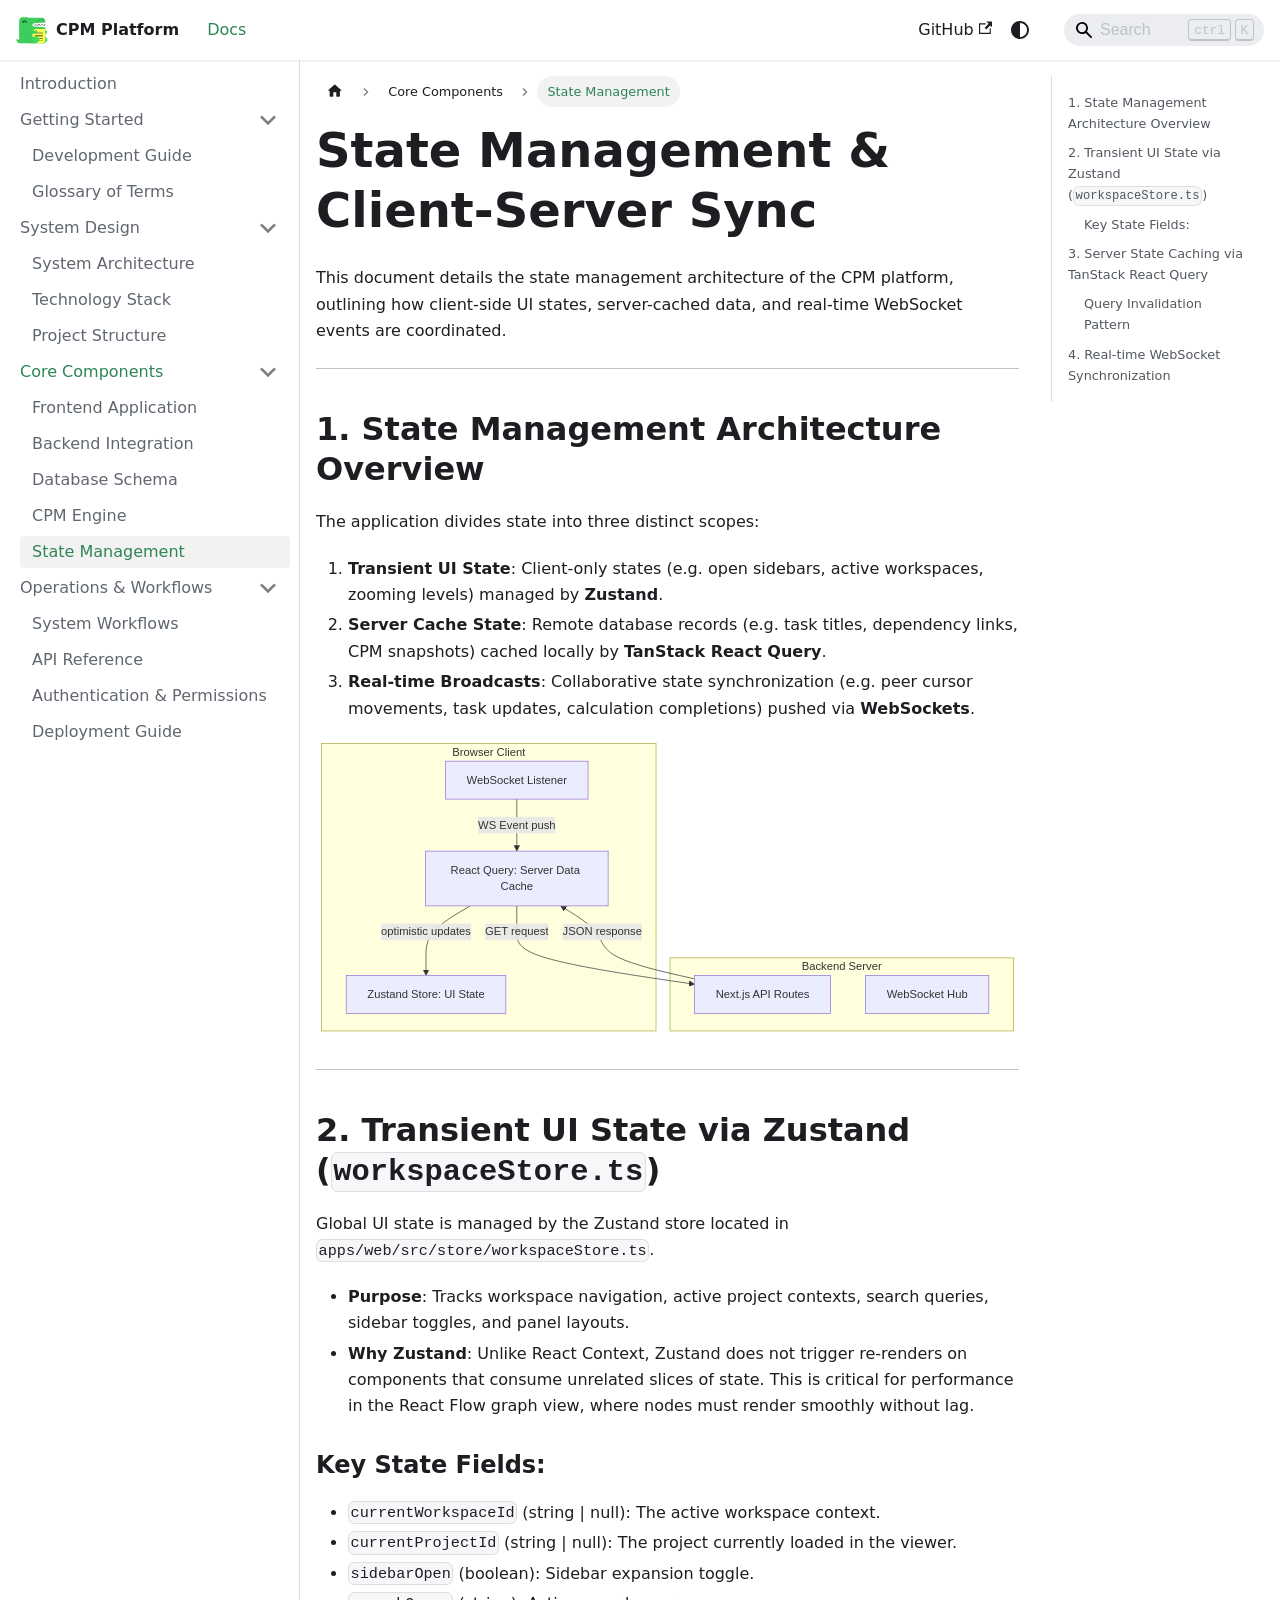
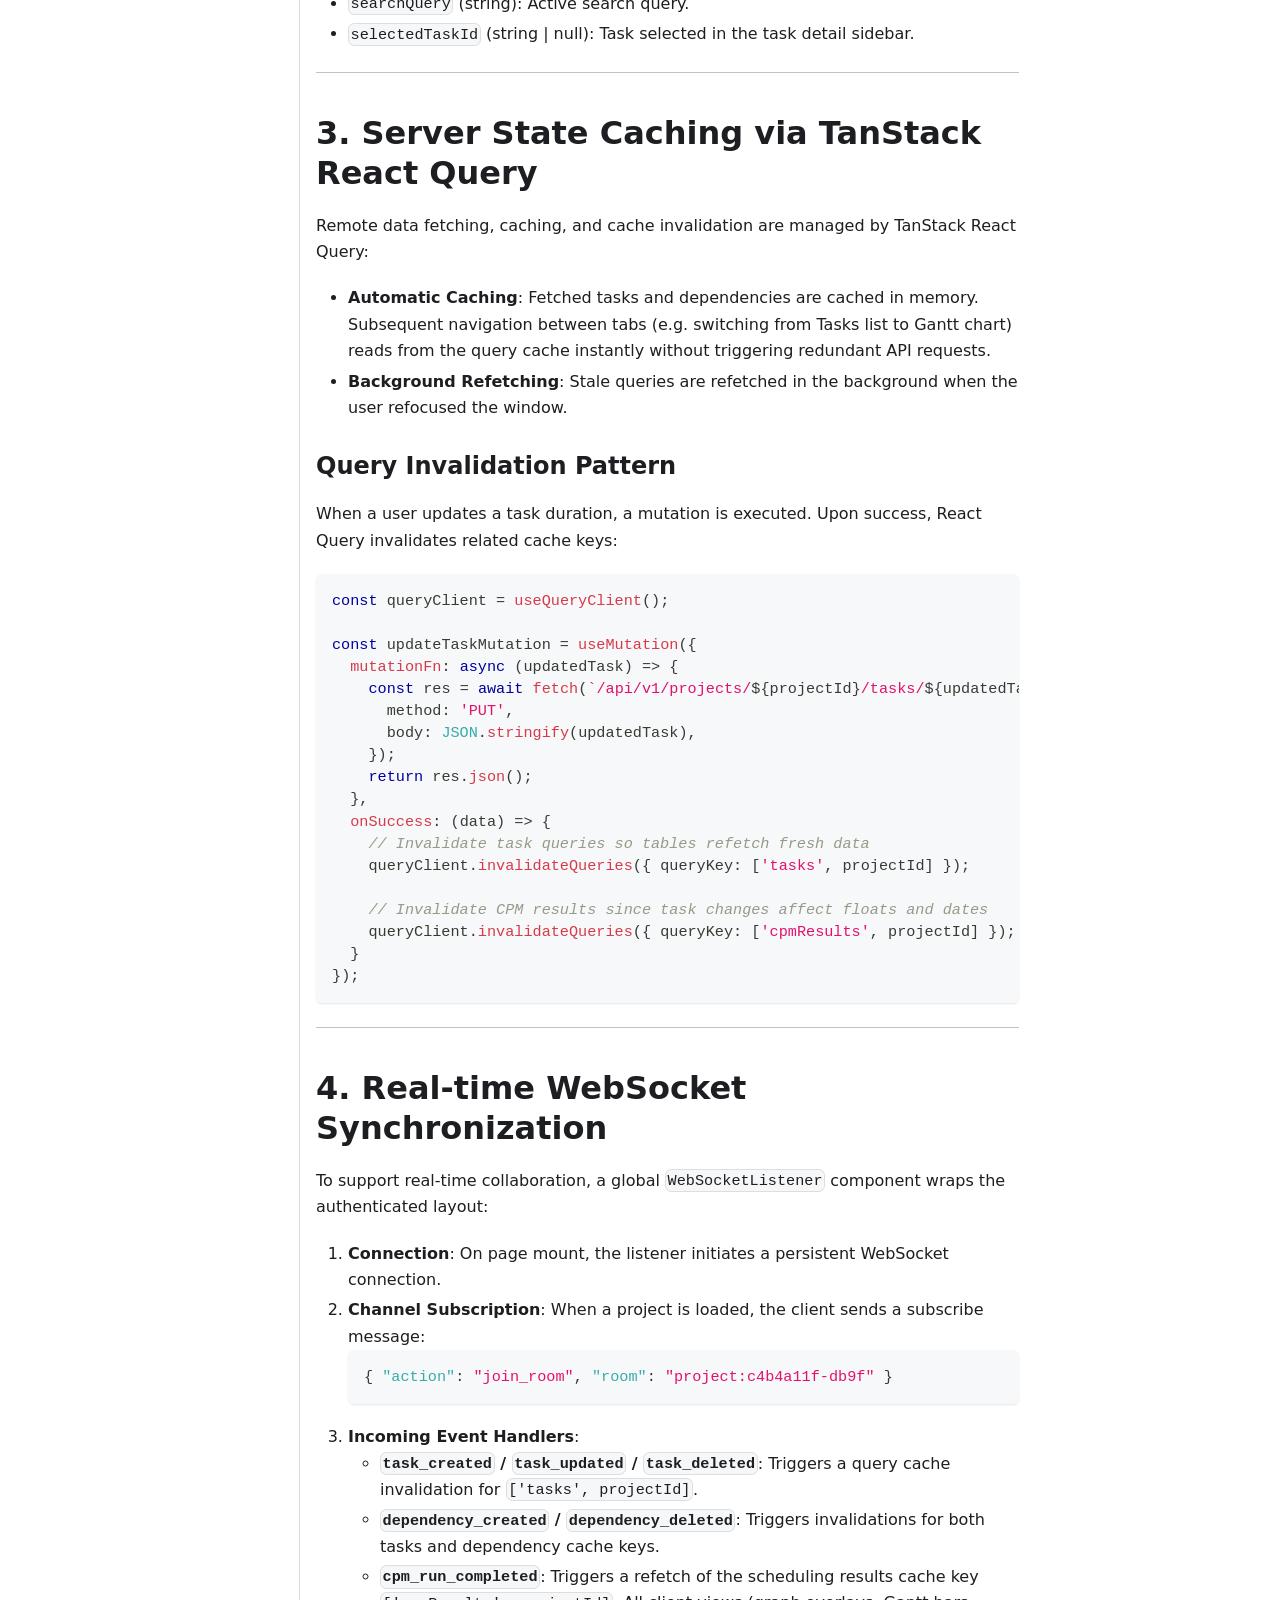
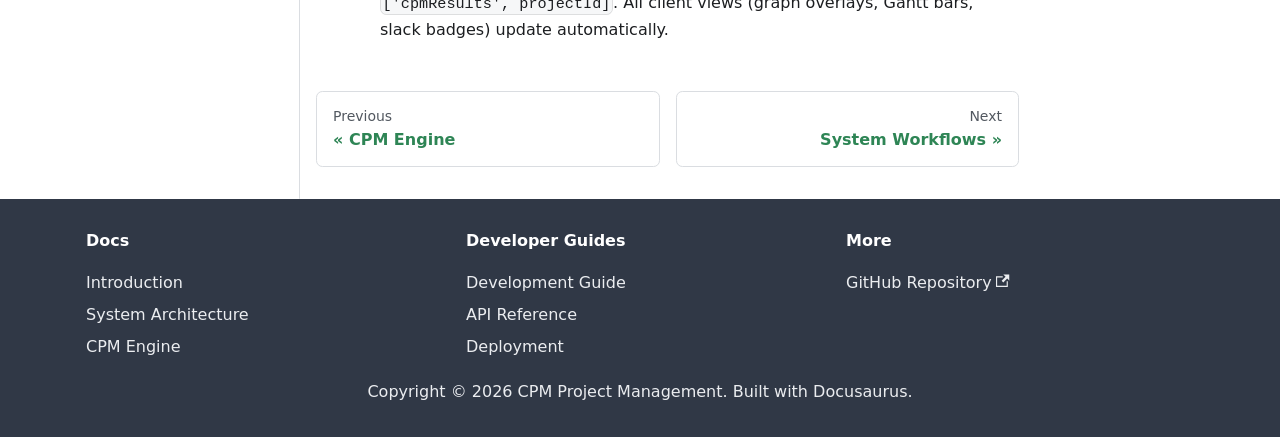
<file: projects/cpm-planner/docs/state-management/index.html>
<!doctype html><html lang=en dir=ltr class="docs-wrapper plugin-docs plugin-id-default docs-version-current docs-doc-page docs-doc-id-state-management" data-has-hydrated=false><head><meta charset=UTF-8><meta name=generator content="Docusaurus v3.10.1"><title data-rh=true>State Management | CPM Platform</title><meta data-rh=true name=viewport content="width=device-width, initial-scale=1.0"/><meta data-rh=true name=twitter:card content=summary_large_image /><meta data-rh=true property=og:image content=https://dhruv-meshram.github.io/projects/cpm-planner/docs/img/docusaurus-social-card.jpg /><meta data-rh=true name=twitter:image content=https://dhruv-meshram.github.io/projects/cpm-planner/docs/img/docusaurus-social-card.jpg /><meta data-rh=true property=og:url content=https://dhruv-meshram.github.io/projects/cpm-planner/docs/state-management /><meta data-rh=true property=og:locale content=en /><meta data-rh=true name=docusaurus_locale content=en /><meta data-rh=true name=docsearch:language content=en /><meta data-rh=true name=docusaurus_version content=current /><meta data-rh=true name=docusaurus_tag content=docs-default-current /><meta data-rh=true name=docsearch:version content=current /><meta data-rh=true name=docsearch:docusaurus_tag content=docs-default-current /><meta data-rh=true property=og:title content="State Management | CPM Platform"/><meta data-rh=true name=description content="Zustand stores, React Query server caching, and socket syncing."/><meta data-rh=true property=og:description content="Zustand stores, React Query server caching, and socket syncing."/><link data-rh=true rel=icon href=/projects/cpm-planner/docs/img/favicon.ico /><link data-rh=true rel=canonical href=https://dhruv-meshram.github.io/projects/cpm-planner/docs/state-management /><link data-rh=true rel=alternate href=https://dhruv-meshram.github.io/projects/cpm-planner/docs/state-management hreflang=en /><link data-rh=true rel=alternate href=https://dhruv-meshram.github.io/projects/cpm-planner/docs/state-management hreflang=x-default /><script data-rh=true type=application/ld+json>{"@context":"https://schema.org","@type":"BreadcrumbList","itemListElement":[{"@type":"ListItem","item":"https://dhruv-meshram.github.io/projects/cpm-planner/docs/state-management","name":"State Management","position":1}]}</script><link rel=stylesheet href=/projects/cpm-planner/docs/assets/css/styles.ddbc8645.css /><script src=/projects/cpm-planner/docs/assets/js/runtime~main.439d0e4f.js defer></script><script src=/projects/cpm-planner/docs/assets/js/main.a1f3c69b.js defer></script></head><body><svg style="display: none;"><defs>
<symbol id=theme-svg-external-link viewBox="0 0 24 24"><path fill=currentColor d="M21 13v10h-21v-19h12v2h-10v15h17v-8h2zm3-12h-10.988l4.035 4-6.977 7.07 2.828 2.828 6.977-7.07 4.125 4.172v-11z"/></symbol>
</defs></svg>
<script>!function(){var t=function(){try{return new URLSearchParams(window.location.search).get("docusaurus-theme")}catch(t){}}()||function(){try{return window.localStorage.getItem("theme-ac4")}catch(t){}}();document.documentElement.setAttribute("data-theme",t||(window.matchMedia("(prefers-color-scheme: dark)").matches?"dark":"light")),document.documentElement.setAttribute("data-theme-choice",t||"system")}(),function(){try{for(var[t,e]of new URLSearchParams(window.location.search).entries())if(t.startsWith("docusaurus-data-")){var a=t.replace("docusaurus-data-","data-");document.documentElement.setAttribute(a,e)}}catch(t){}}()</script><div id=__docusaurus><link rel=preload as=image href=/projects/cpm-planner/docs/img/logo.svg /><div role=region aria-label="Skip to main content"><a class=skipToContent_fXgn href=#__docusaurus_skipToContent_fallback>Skip to main content</a></div><nav aria-label=Main class="theme-layout-navbar navbar navbar--fixed-top"><div class=navbar__inner><div class="theme-layout-navbar-left navbar__items"><button aria-label="Toggle navigation bar" aria-expanded=false class="navbar__toggle clean-btn" type=button><svg width=30 height=30 viewBox="0 0 30 30" aria-hidden=true><path stroke=currentColor stroke-linecap=round stroke-miterlimit=10 stroke-width=2 d="M4 7h22M4 15h22M4 23h22"/></svg></button><a class=navbar__brand href=/projects/cpm-planner/docs/><div class=navbar__logo><img src=/projects/cpm-planner/docs/img/logo.svg alt="CPM Logo" class="themedComponent_mlkZ themedComponent--light_NVdE"/><img src=/projects/cpm-planner/docs/img/logo.svg alt="CPM Logo" class="themedComponent_mlkZ themedComponent--dark_xIcU"/></div><b class="navbar__title text--truncate">CPM Platform</b></a><a aria-current=page class="navbar__item navbar__link navbar__link--active" href=/projects/cpm-planner/docs/>Docs</a></div><div class="theme-layout-navbar-right navbar__items navbar__items--right"><a href=https://github.com/dhruv-meshram/cpm target=_blank rel="noopener noreferrer" class="navbar__item navbar__link">GitHub<svg width=13.5 height=13.5 aria-label="(opens in new tab)" class=iconExternalLink_nPIU><use href=#theme-svg-external-link /></svg></a><div class="toggle_vylO colorModeToggle_DEke"><button class="clean-btn toggleButton_gllP toggleButtonDisabled_aARS" type=button disabled title="system mode" aria-label="Switch between dark and light mode (currently system mode)"><svg viewBox="0 0 24 24" width=24 height=24 aria-hidden=true class="toggleIcon_g3eP lightToggleIcon_pyhR"><path fill=currentColor d="M12,9c1.65,0,3,1.35,3,3s-1.35,3-3,3s-3-1.35-3-3S10.35,9,12,9 M12,7c-2.76,0-5,2.24-5,5s2.24,5,5,5s5-2.24,5-5 S14.76,7,12,7L12,7z M2,13l2,0c0.55,0,1-0.45,1-1s-0.45-1-1-1l-2,0c-0.55,0-1,0.45-1,1S1.45,13,2,13z M20,13l2,0c0.55,0,1-0.45,1-1 s-0.45-1-1-1l-2,0c-0.55,0-1,0.45-1,1S19.45,13,20,13z M11,2v2c0,0.55,0.45,1,1,1s1-0.45,1-1V2c0-0.55-0.45-1-1-1S11,1.45,11,2z M11,20v2c0,0.55,0.45,1,1,1s1-0.45,1-1v-2c0-0.55-0.45-1-1-1C11.45,19,11,19.45,11,20z M5.99,4.58c-0.39-0.39-1.03-0.39-1.41,0 c-0.39,0.39-0.39,1.03,0,1.41l1.06,1.06c0.39,0.39,1.03,0.39,1.41,0s0.39-1.03,0-1.41L5.99,4.58z M18.36,16.95 c-0.39-0.39-1.03-0.39-1.41,0c-0.39,0.39-0.39,1.03,0,1.41l1.06,1.06c0.39,0.39,1.03,0.39,1.41,0c0.39-0.39,0.39-1.03,0-1.41 L18.36,16.95z M19.42,5.99c0.39-0.39,0.39-1.03,0-1.41c-0.39-0.39-1.03-0.39-1.41,0l-1.06,1.06c-0.39,0.39-0.39,1.03,0,1.41 s1.03,0.39,1.41,0L19.42,5.99z M7.05,18.36c0.39-0.39,0.39-1.03,0-1.41c-0.39-0.39-1.03-0.39-1.41,0l-1.06,1.06 c-0.39,0.39-0.39,1.03,0,1.41s1.03,0.39,1.41,0L7.05,18.36z"/></svg><svg viewBox="0 0 24 24" width=24 height=24 aria-hidden=true class="toggleIcon_g3eP darkToggleIcon_wfgR"><path fill=currentColor d="M9.37,5.51C9.19,6.15,9.1,6.82,9.1,7.5c0,4.08,3.32,7.4,7.4,7.4c0.68,0,1.35-0.09,1.99-0.27C17.45,17.19,14.93,19,12,19 c-3.86,0-7-3.14-7-7C5,9.07,6.81,6.55,9.37,5.51z M12,3c-4.97,0-9,4.03-9,9s4.03,9,9,9s9-4.03,9-9c0-0.46-0.04-0.92-0.1-1.36 c-0.98,1.37-2.58,2.26-4.4,2.26c-2.98,0-5.4-2.42-5.4-5.4c0-1.81,0.89-3.42,2.26-4.4C12.92,3.04,12.46,3,12,3L12,3z"/></svg><svg viewBox="0 0 24 24" width=24 height=24 aria-hidden=true class="toggleIcon_g3eP systemToggleIcon_QzmC"><path fill=currentColor d="m12 21c4.971 0 9-4.029 9-9s-4.029-9-9-9-9 4.029-9 9 4.029 9 9 9zm4.95-13.95c1.313 1.313 2.05 3.093 2.05 4.95s-0.738 3.637-2.05 4.95c-1.313 1.313-3.093 2.05-4.95 2.05v-14c1.857 0 3.637 0.737 4.95 2.05z"/></svg></button></div><div class=navbarSearchContainer_Bca1><div class="navbar__search searchBarContainer_NW3z" dir=ltr><input placeholder=Search aria-label=Search class="navbar__search-input searchInput_YFbd" value="" /><div class="loadingRing_RJI3 searchBarLoadingRing_YnHq"><div></div><div></div><div></div><div></div></div></div></div></div></div><div role=presentation class=navbar-sidebar__backdrop></div></nav><div id=__docusaurus_skipToContent_fallback class="theme-layout-main main-wrapper mainWrapper_z2l0"><div class=docsWrapper_hBAB><button aria-label="Scroll back to top" class="clean-btn theme-back-to-top-button backToTopButton_sjWU" type=button></button><div class=docRoot_UBD9><aside class="theme-doc-sidebar-container docSidebarContainer_YfHR"><div class=sidebarViewport_aRkj><div class=sidebar_njMd><nav aria-label="Docs sidebar" class="menu thin-scrollbar menu_SIkG"><ul class="theme-doc-sidebar-menu menu__list"><li class="theme-doc-sidebar-item-link theme-doc-sidebar-item-link-level-1 menu__list-item"><a class=menu__link href=/projects/cpm-planner/docs/><span title=Introduction class=linkLabel_WmDU>Introduction</span></a><li class="theme-doc-sidebar-item-category theme-doc-sidebar-item-category-level-1 menu__list-item"><div class=menu__list-item-collapsible><a class="categoryLink_byQd menu__link menu__link--sublist menu__link--sublist-caret" role=button aria-expanded=true href=/projects/cpm-planner/docs/development-guide><span title="Getting Started" class=categoryLinkLabel_W154>Getting Started</span></a></div><ul class=menu__list><li class="theme-doc-sidebar-item-link theme-doc-sidebar-item-link-level-2 menu__list-item"><a class=menu__link tabindex=0 href=/projects/cpm-planner/docs/development-guide><span title="Development Guide" class=linkLabel_WmDU>Development Guide</span></a><li class="theme-doc-sidebar-item-link theme-doc-sidebar-item-link-level-2 menu__list-item"><a class=menu__link tabindex=0 href=/projects/cpm-planner/docs/glossary><span title="Glossary of Terms" class=linkLabel_WmDU>Glossary of Terms</span></a></ul><li class="theme-doc-sidebar-item-category theme-doc-sidebar-item-category-level-1 menu__list-item"><div class=menu__list-item-collapsible><a class="categoryLink_byQd menu__link menu__link--sublist menu__link--sublist-caret" role=button aria-expanded=true href=/projects/cpm-planner/docs/architecture><span title="System Design" class=categoryLinkLabel_W154>System Design</span></a></div><ul class=menu__list><li class="theme-doc-sidebar-item-link theme-doc-sidebar-item-link-level-2 menu__list-item"><a class=menu__link tabindex=0 href=/projects/cpm-planner/docs/architecture><span title="System Architecture" class=linkLabel_WmDU>System Architecture</span></a><li class="theme-doc-sidebar-item-link theme-doc-sidebar-item-link-level-2 menu__list-item"><a class=menu__link tabindex=0 href=/projects/cpm-planner/docs/tech-stack><span title="Technology Stack" class=linkLabel_WmDU>Technology Stack</span></a><li class="theme-doc-sidebar-item-link theme-doc-sidebar-item-link-level-2 menu__list-item"><a class=menu__link tabindex=0 href=/projects/cpm-planner/docs/project-structure><span title="Project Structure" class=linkLabel_WmDU>Project Structure</span></a></ul><li class="theme-doc-sidebar-item-category theme-doc-sidebar-item-category-level-1 menu__list-item"><div class=menu__list-item-collapsible><a class="categoryLink_byQd menu__link menu__link--sublist menu__link--sublist-caret menu__link--active" role=button aria-expanded=true href=/projects/cpm-planner/docs/frontend><span title="Core Components" class=categoryLinkLabel_W154>Core Components</span></a></div><ul class=menu__list><li class="theme-doc-sidebar-item-link theme-doc-sidebar-item-link-level-2 menu__list-item"><a class=menu__link tabindex=0 href=/projects/cpm-planner/docs/frontend><span title="Frontend Application" class=linkLabel_WmDU>Frontend Application</span></a><li class="theme-doc-sidebar-item-link theme-doc-sidebar-item-link-level-2 menu__list-item"><a class=menu__link tabindex=0 href=/projects/cpm-planner/docs/backend><span title="Backend Integration" class=linkLabel_WmDU>Backend Integration</span></a><li class="theme-doc-sidebar-item-link theme-doc-sidebar-item-link-level-2 menu__list-item"><a class=menu__link tabindex=0 href=/projects/cpm-planner/docs/database><span title="Database Schema" class=linkLabel_WmDU>Database Schema</span></a><li class="theme-doc-sidebar-item-link theme-doc-sidebar-item-link-level-2 menu__list-item"><a class=menu__link tabindex=0 href=/projects/cpm-planner/docs/cpm_engine><span title="CPM Engine" class=linkLabel_WmDU>CPM Engine</span></a><li class="theme-doc-sidebar-item-link theme-doc-sidebar-item-link-level-2 menu__list-item"><a class="menu__link menu__link--active" aria-current=page tabindex=0 href=/projects/cpm-planner/docs/state-management><span title="State Management" class=linkLabel_WmDU>State Management</span></a></ul><li class="theme-doc-sidebar-item-category theme-doc-sidebar-item-category-level-1 menu__list-item"><div class=menu__list-item-collapsible><a class="categoryLink_byQd menu__link menu__link--sublist menu__link--sublist-caret" role=button aria-expanded=true href=/projects/cpm-planner/docs/workflows><span title="Operations & Workflows" class=categoryLinkLabel_W154>Operations & Workflows</span></a></div><ul class=menu__list><li class="theme-doc-sidebar-item-link theme-doc-sidebar-item-link-level-2 menu__list-item"><a class=menu__link tabindex=0 href=/projects/cpm-planner/docs/workflows><span title="System Workflows" class=linkLabel_WmDU>System Workflows</span></a><li class="theme-doc-sidebar-item-link theme-doc-sidebar-item-link-level-2 menu__list-item"><a class=menu__link tabindex=0 href=/projects/cpm-planner/docs/api><span title="API Reference" class=linkLabel_WmDU>API Reference</span></a><li class="theme-doc-sidebar-item-link theme-doc-sidebar-item-link-level-2 menu__list-item"><a class=menu__link tabindex=0 href=/projects/cpm-planner/docs/authentication><span title="Authentication & Permissions" class=linkLabel_WmDU>Authentication & Permissions</span></a><li class="theme-doc-sidebar-item-link theme-doc-sidebar-item-link-level-2 menu__list-item"><a class=menu__link tabindex=0 href=/projects/cpm-planner/docs/deployment><span title="Deployment Guide" class=linkLabel_WmDU>Deployment Guide</span></a></ul></ul></nav></div></div></aside><main class=docMainContainer_TBSr><div class="container padding-top--md padding-bottom--lg"><div class=row><div class="col docItemCol_VOVn"><div class=docItemContainer_Djhp><article><nav class="theme-doc-breadcrumbs breadcrumbsContainer_Z_bl" aria-label=Breadcrumbs><ul class=breadcrumbs><li class=breadcrumbs__item><a aria-label="Home page" class=breadcrumbs__link href=/projects/cpm-planner/docs/><svg viewBox="0 0 24 24" class=breadcrumbHomeIcon_YNFT><path d="M10 19v-5h4v5c0 .55.45 1 1 1h3c.55 0 1-.45 1-1v-7h1.7c.46 0 .68-.57.33-.87L12.67 3.6c-.38-.34-.96-.34-1.34 0l-8.36 7.53c-.34.3-.13.87.33.87H5v7c0 .55.45 1 1 1h3c.55 0 1-.45 1-1z" fill=currentColor /></svg></a><li class=breadcrumbs__item><span class=breadcrumbs__link>Core Components</span><li class="breadcrumbs__item breadcrumbs__item--active"><span class=breadcrumbs__link>State Management</span></ul></nav><div class="tocCollapsible_ETCw theme-doc-toc-mobile tocMobile_ITEo"><button type=button class="clean-btn tocCollapsibleButton_TO0P">On this page</button></div><div class="theme-doc-markdown markdown"><header><h1>State Management & Client-Server Sync</h1></header>
<p>This document details the state management architecture of the CPM platform, outlining how client-side UI states, server-cached data, and real-time WebSocket events are coordinated.</p>
<hr/>
<h2 class="anchor anchorTargetStickyNavbar_Vzrq" id=1-state-management-architecture-overview>1. State Management Architecture Overview<a href=#1-state-management-architecture-overview class=hash-link aria-label="Direct link to 1. State Management Architecture Overview" title="Direct link to 1. State Management Architecture Overview" translate=no>​</a></h2>
<p>The application divides state into three distinct scopes:</p>
<ol>
<li class=""><strong>Transient UI State</strong>: Client-only states (e.g. open sidebars, active workspaces, zooming levels) managed by <strong>Zustand</strong>.</li>
<li class=""><strong>Server Cache State</strong>: Remote database records (e.g. task titles, dependency links, CPM snapshots) cached locally by <strong>TanStack React Query</strong>.</li>
<li class=""><strong>Real-time Broadcasts</strong>: Collaborative state synchronization (e.g. peer cursor movements, task updates, calculation completions) pushed via <strong>WebSockets</strong>.</li>
</ol>
<!-- -->
<hr/>
<h2 class="anchor anchorTargetStickyNavbar_Vzrq" id=2-transient-ui-state-via-zustand-workspacestorets>2. Transient UI State via Zustand (<code>workspaceStore.ts</code>)<a href=#2-transient-ui-state-via-zustand-workspacestorets class=hash-link aria-label="Direct link to 2-transient-ui-state-via-zustand-workspacestorets" title="Direct link to 2-transient-ui-state-via-zustand-workspacestorets" translate=no>​</a></h2>
<p>Global UI state is managed by the Zustand store located in <code>apps/web/src/store/workspaceStore.ts</code>.</p>
<ul>
<li class=""><strong>Purpose</strong>: Tracks workspace navigation, active project contexts, search queries, sidebar toggles, and panel layouts.</li>
<li class=""><strong>Why Zustand</strong>: Unlike React Context, Zustand does not trigger re-renders on components that consume unrelated slices of state. This is critical for performance in the React Flow graph view, where nodes must render smoothly without lag.</li>
</ul>
<h3 class="anchor anchorTargetStickyNavbar_Vzrq" id=key-state-fields>Key State Fields:<a href=#key-state-fields class=hash-link aria-label="Direct link to Key State Fields:" title="Direct link to Key State Fields:" translate=no>​</a></h3>
<ul>
<li class=""><code>currentWorkspaceId</code> (string | null): The active workspace context.</li>
<li class=""><code>currentProjectId</code> (string | null): The project currently loaded in the viewer.</li>
<li class=""><code>sidebarOpen</code> (boolean): Sidebar expansion toggle.</li>
<li class=""><code>searchQuery</code> (string): Active search query.</li>
<li class=""><code>selectedTaskId</code> (string | null): Task selected in the task detail sidebar.</li>
</ul>
<hr/>
<h2 class="anchor anchorTargetStickyNavbar_Vzrq" id=3-server-state-caching-via-tanstack-react-query>3. Server State Caching via TanStack React Query<a href=#3-server-state-caching-via-tanstack-react-query class=hash-link aria-label="Direct link to 3. Server State Caching via TanStack React Query" title="Direct link to 3. Server State Caching via TanStack React Query" translate=no>​</a></h2>
<p>Remote data fetching, caching, and cache invalidation are managed by TanStack React Query:</p>
<ul>
<li class=""><strong>Automatic Caching</strong>: Fetched tasks and dependencies are cached in memory. Subsequent navigation between tabs (e.g. switching from Tasks list to Gantt chart) reads from the query cache instantly without triggering redundant API requests.</li>
<li class=""><strong>Background Refetching</strong>: Stale queries are refetched in the background when the user refocused the window.</li>
</ul>
<h3 class="anchor anchorTargetStickyNavbar_Vzrq" id=query-invalidation-pattern>Query Invalidation Pattern<a href=#query-invalidation-pattern class=hash-link aria-label="Direct link to Query Invalidation Pattern" title="Direct link to Query Invalidation Pattern" translate=no>​</a></h3>
<p>When a user updates a task duration, a mutation is executed. Upon success, React Query invalidates related cache keys:</p>
<div class="language-typescript codeBlockContainer_Ckt0 theme-code-block" style=--prism-color:#393A34;--prism-background-color:#f6f8fa><div class=codeBlockContent_QJqH><pre tabindex=0 class="prism-code language-typescript codeBlock_bY9V thin-scrollbar" style=color:#393A34;background-color:#f6f8fa><code class=codeBlockLines_e6Vv><div class=token-line style=color:#393A34><span class="token keyword" style=color:#00009f>const</span><span class="token plain"> queryClient </span><span class="token operator" style=color:#393A34>=</span><span class="token plain"> </span><span class="token function" style=color:#d73a49>useQueryClient</span><span class="token punctuation" style=color:#393A34>(</span><span class="token punctuation" style=color:#393A34>)</span><span class="token punctuation" style=color:#393A34>;</span><span class="token plain"></span><br/></div><div class=token-line style=color:#393A34><span class="token plain" style=display:inline-block></span><br/></div><div class=token-line style=color:#393A34><span class="token plain"></span><span class="token keyword" style=color:#00009f>const</span><span class="token plain"> updateTaskMutation </span><span class="token operator" style=color:#393A34>=</span><span class="token plain"> </span><span class="token function" style=color:#d73a49>useMutation</span><span class="token punctuation" style=color:#393A34>(</span><span class="token punctuation" style=color:#393A34>{</span><span class="token plain"></span><br/></div><div class=token-line style=color:#393A34><span class="token plain">  </span><span class="token function-variable function" style=color:#d73a49>mutationFn</span><span class="token operator" style=color:#393A34>:</span><span class="token plain"> </span><span class="token keyword" style=color:#00009f>async</span><span class="token plain"> </span><span class="token punctuation" style=color:#393A34>(</span><span class="token plain">updatedTask</span><span class="token punctuation" style=color:#393A34>)</span><span class="token plain"> </span><span class="token operator" style=color:#393A34>=></span><span class="token plain"> </span><span class="token punctuation" style=color:#393A34>{</span><span class="token plain"></span><br/></div><div class=token-line style=color:#393A34><span class="token plain">    </span><span class="token keyword" style=color:#00009f>const</span><span class="token plain"> res </span><span class="token operator" style=color:#393A34>=</span><span class="token plain"> </span><span class="token keyword" style=color:#00009f>await</span><span class="token plain"> </span><span class="token function" style=color:#d73a49>fetch</span><span class="token punctuation" style=color:#393A34>(</span><span class="token template-string template-punctuation string" style=color:#e3116c>`</span><span class="token template-string string" style=color:#e3116c>/api/v1/projects/</span><span class="token template-string interpolation interpolation-punctuation punctuation" style=color:#393A34>${</span><span class="token template-string interpolation">projectId</span><span class="token template-string interpolation interpolation-punctuation punctuation" style=color:#393A34>}</span><span class="token template-string string" style=color:#e3116c>/tasks/</span><span class="token template-string interpolation interpolation-punctuation punctuation" style=color:#393A34>${</span><span class="token template-string interpolation">updatedTask</span><span class="token template-string interpolation punctuation" style=color:#393A34>.</span><span class="token template-string interpolation">id</span><span class="token template-string interpolation interpolation-punctuation punctuation" style=color:#393A34>}</span><span class="token template-string template-punctuation string" style=color:#e3116c>`</span><span class="token punctuation" style=color:#393A34>,</span><span class="token plain"> </span><span class="token punctuation" style=color:#393A34>{</span><span class="token plain"></span><br/></div><div class=token-line style=color:#393A34><span class="token plain">      method</span><span class="token operator" style=color:#393A34>:</span><span class="token plain"> </span><span class="token string" style=color:#e3116c>'PUT'</span><span class="token punctuation" style=color:#393A34>,</span><span class="token plain"></span><br/></div><div class=token-line style=color:#393A34><span class="token plain">      body</span><span class="token operator" style=color:#393A34>:</span><span class="token plain"> </span><span class="token constant" style=color:#36acaa>JSON</span><span class="token punctuation" style=color:#393A34>.</span><span class="token function" style=color:#d73a49>stringify</span><span class="token punctuation" style=color:#393A34>(</span><span class="token plain">updatedTask</span><span class="token punctuation" style=color:#393A34>)</span><span class="token punctuation" style=color:#393A34>,</span><span class="token plain"></span><br/></div><div class=token-line style=color:#393A34><span class="token plain">    </span><span class="token punctuation" style=color:#393A34>}</span><span class="token punctuation" style=color:#393A34>)</span><span class="token punctuation" style=color:#393A34>;</span><span class="token plain"></span><br/></div><div class=token-line style=color:#393A34><span class="token plain">    </span><span class="token keyword" style=color:#00009f>return</span><span class="token plain"> res</span><span class="token punctuation" style=color:#393A34>.</span><span class="token function" style=color:#d73a49>json</span><span class="token punctuation" style=color:#393A34>(</span><span class="token punctuation" style=color:#393A34>)</span><span class="token punctuation" style=color:#393A34>;</span><span class="token plain"></span><br/></div><div class=token-line style=color:#393A34><span class="token plain">  </span><span class="token punctuation" style=color:#393A34>}</span><span class="token punctuation" style=color:#393A34>,</span><span class="token plain"></span><br/></div><div class=token-line style=color:#393A34><span class="token plain">  </span><span class="token function-variable function" style=color:#d73a49>onSuccess</span><span class="token operator" style=color:#393A34>:</span><span class="token plain"> </span><span class="token punctuation" style=color:#393A34>(</span><span class="token plain">data</span><span class="token punctuation" style=color:#393A34>)</span><span class="token plain"> </span><span class="token operator" style=color:#393A34>=></span><span class="token plain"> </span><span class="token punctuation" style=color:#393A34>{</span><span class="token plain"></span><br/></div><div class=token-line style=color:#393A34><span class="token plain">    </span><span class="token comment" style=color:#999988;font-style:italic>// Invalidate task queries so tables refetch fresh data</span><span class="token plain"></span><br/></div><div class=token-line style=color:#393A34><span class="token plain">    queryClient</span><span class="token punctuation" style=color:#393A34>.</span><span class="token function" style=color:#d73a49>invalidateQueries</span><span class="token punctuation" style=color:#393A34>(</span><span class="token punctuation" style=color:#393A34>{</span><span class="token plain"> queryKey</span><span class="token operator" style=color:#393A34>:</span><span class="token plain"> </span><span class="token punctuation" style=color:#393A34>[</span><span class="token string" style=color:#e3116c>'tasks'</span><span class="token punctuation" style=color:#393A34>,</span><span class="token plain"> projectId</span><span class="token punctuation" style=color:#393A34>]</span><span class="token plain"> </span><span class="token punctuation" style=color:#393A34>}</span><span class="token punctuation" style=color:#393A34>)</span><span class="token punctuation" style=color:#393A34>;</span><span class="token plain"></span><br/></div><div class=token-line style=color:#393A34><span class="token plain">    </span><br/></div><div class=token-line style=color:#393A34><span class="token plain">    </span><span class="token comment" style=color:#999988;font-style:italic>// Invalidate CPM results since task changes affect floats and dates</span><span class="token plain"></span><br/></div><div class=token-line style=color:#393A34><span class="token plain">    queryClient</span><span class="token punctuation" style=color:#393A34>.</span><span class="token function" style=color:#d73a49>invalidateQueries</span><span class="token punctuation" style=color:#393A34>(</span><span class="token punctuation" style=color:#393A34>{</span><span class="token plain"> queryKey</span><span class="token operator" style=color:#393A34>:</span><span class="token plain"> </span><span class="token punctuation" style=color:#393A34>[</span><span class="token string" style=color:#e3116c>'cpmResults'</span><span class="token punctuation" style=color:#393A34>,</span><span class="token plain"> projectId</span><span class="token punctuation" style=color:#393A34>]</span><span class="token plain"> </span><span class="token punctuation" style=color:#393A34>}</span><span class="token punctuation" style=color:#393A34>)</span><span class="token punctuation" style=color:#393A34>;</span><span class="token plain"></span><br/></div><div class=token-line style=color:#393A34><span class="token plain">  </span><span class="token punctuation" style=color:#393A34>}</span><span class="token plain"></span><br/></div><div class=token-line style=color:#393A34><span class="token plain"></span><span class="token punctuation" style=color:#393A34>}</span><span class="token punctuation" style=color:#393A34>)</span><span class="token punctuation" style=color:#393A34>;</span><br/></div></code></pre></div></div>
<hr/>
<h2 class="anchor anchorTargetStickyNavbar_Vzrq" id=4-real-time-websocket-synchronization>4. Real-time WebSocket Synchronization<a href=#4-real-time-websocket-synchronization class=hash-link aria-label="Direct link to 4. Real-time WebSocket Synchronization" title="Direct link to 4. Real-time WebSocket Synchronization" translate=no>​</a></h2>
<p>To support real-time collaboration, a global <code>WebSocketListener</code> component wraps the authenticated layout:</p>
<ol>
<li class=""><strong>Connection</strong>: On page mount, the listener initiates a persistent WebSocket connection.</li>
<li class=""><strong>Channel Subscription</strong>: When a project is loaded, the client sends a subscribe message:<!-- -->
<div class="language-json codeBlockContainer_Ckt0 theme-code-block" style=--prism-color:#393A34;--prism-background-color:#f6f8fa><div class=codeBlockContent_QJqH><pre tabindex=0 class="prism-code language-json codeBlock_bY9V thin-scrollbar" style=color:#393A34;background-color:#f6f8fa><code class=codeBlockLines_e6Vv><div class=token-line style=color:#393A34><span class="token punctuation" style=color:#393A34>{</span><span class="token plain"> </span><span class="token property" style=color:#36acaa>"action"</span><span class="token operator" style=color:#393A34>:</span><span class="token plain"> </span><span class="token string" style=color:#e3116c>"join_room"</span><span class="token punctuation" style=color:#393A34>,</span><span class="token plain"> </span><span class="token property" style=color:#36acaa>"room"</span><span class="token operator" style=color:#393A34>:</span><span class="token plain"> </span><span class="token string" style=color:#e3116c>"project:c4b4a11f-db9f"</span><span class="token plain"> </span><span class="token punctuation" style=color:#393A34>}</span><br/></div></code></pre></div></div>
</li>
<li class=""><strong>Incoming Event Handlers</strong>:<!-- -->
<ul>
<li class=""><strong><code>task_created</code> / <code>task_updated</code> / <code>task_deleted</code></strong>: Triggers a query cache invalidation for <code>['tasks', projectId]</code>.</li>
<li class=""><strong><code>dependency_created</code> / <code>dependency_deleted</code></strong>: Triggers invalidations for both tasks and dependency cache keys.</li>
<li class=""><strong><code>cpm_run_completed</code></strong>: Triggers a refetch of the scheduling results cache key <code>['cpmResults', projectId]</code>. All client views (graph overlays, Gantt bars, slack badges) update automatically.</li>
</ul>
</li>
</ol></div></article><nav class="docusaurus-mt-lg pagination-nav" aria-label="Docs pages"><a class="pagination-nav__link pagination-nav__link--prev" href=/projects/cpm-planner/docs/cpm_engine><div class=pagination-nav__sublabel>Previous</div><div class=pagination-nav__label>CPM Engine</div></a><a class="pagination-nav__link pagination-nav__link--next" href=/projects/cpm-planner/docs/workflows><div class=pagination-nav__sublabel>Next</div><div class=pagination-nav__label>System Workflows</div></a></nav></div></div><div class="col col--3"><div class="tableOfContents_bqdL thin-scrollbar theme-doc-toc-desktop"><ul class="table-of-contents table-of-contents__left-border"><li><a href=#1-state-management-architecture-overview class="table-of-contents__link toc-highlight">1. State Management Architecture Overview</a><li><a href=#2-transient-ui-state-via-zustand-workspacestorets class="table-of-contents__link toc-highlight">2. Transient UI State via Zustand (<code>workspaceStore.ts</code>)</a><ul><li><a href=#key-state-fields class="table-of-contents__link toc-highlight">Key State Fields:</a></ul><li><a href=#3-server-state-caching-via-tanstack-react-query class="table-of-contents__link toc-highlight">3. Server State Caching via TanStack React Query</a><ul><li><a href=#query-invalidation-pattern class="table-of-contents__link toc-highlight">Query Invalidation Pattern</a></ul><li><a href=#4-real-time-websocket-synchronization class="table-of-contents__link toc-highlight">4. Real-time WebSocket Synchronization</a></ul></div></div></div></div></main></div></div></div><footer class="theme-layout-footer footer footer--dark"><div class="container container-fluid"><div class="row footer__links"><div class="theme-layout-footer-column col footer__col"><div class=footer__title>Docs</div><ul class="footer__items clean-list"><li class=footer__item><a class=footer__link-item href=/projects/cpm-planner/docs/>Introduction</a><li class=footer__item><a class=footer__link-item href=/projects/cpm-planner/docs/architecture>System Architecture</a><li class=footer__item><a class=footer__link-item href=/projects/cpm-planner/docs/cpm_engine>CPM Engine</a></ul></div><div class="theme-layout-footer-column col footer__col"><div class=footer__title>Developer Guides</div><ul class="footer__items clean-list"><li class=footer__item><a class=footer__link-item href=/projects/cpm-planner/docs/development-guide>Development Guide</a><li class=footer__item><a class=footer__link-item href=/projects/cpm-planner/docs/api>API Reference</a><li class=footer__item><a class=footer__link-item href=/projects/cpm-planner/docs/deployment>Deployment</a></ul></div><div class="theme-layout-footer-column col footer__col"><div class=footer__title>More</div><ul class="footer__items clean-list"><li class=footer__item><a href=https://github.com/dhruv-meshram/cpm target=_blank rel="noopener noreferrer" class=footer__link-item>GitHub Repository<svg width=13.5 height=13.5 aria-label="(opens in new tab)" class=iconExternalLink_nPIU><use href=#theme-svg-external-link /></svg></a></ul></div></div><div class="footer__bottom text--center"><div class=footer__copyright>Copyright © 2026 CPM Project Management. Built with Docusaurus.</div></div></div></footer></div></body>
</file>
